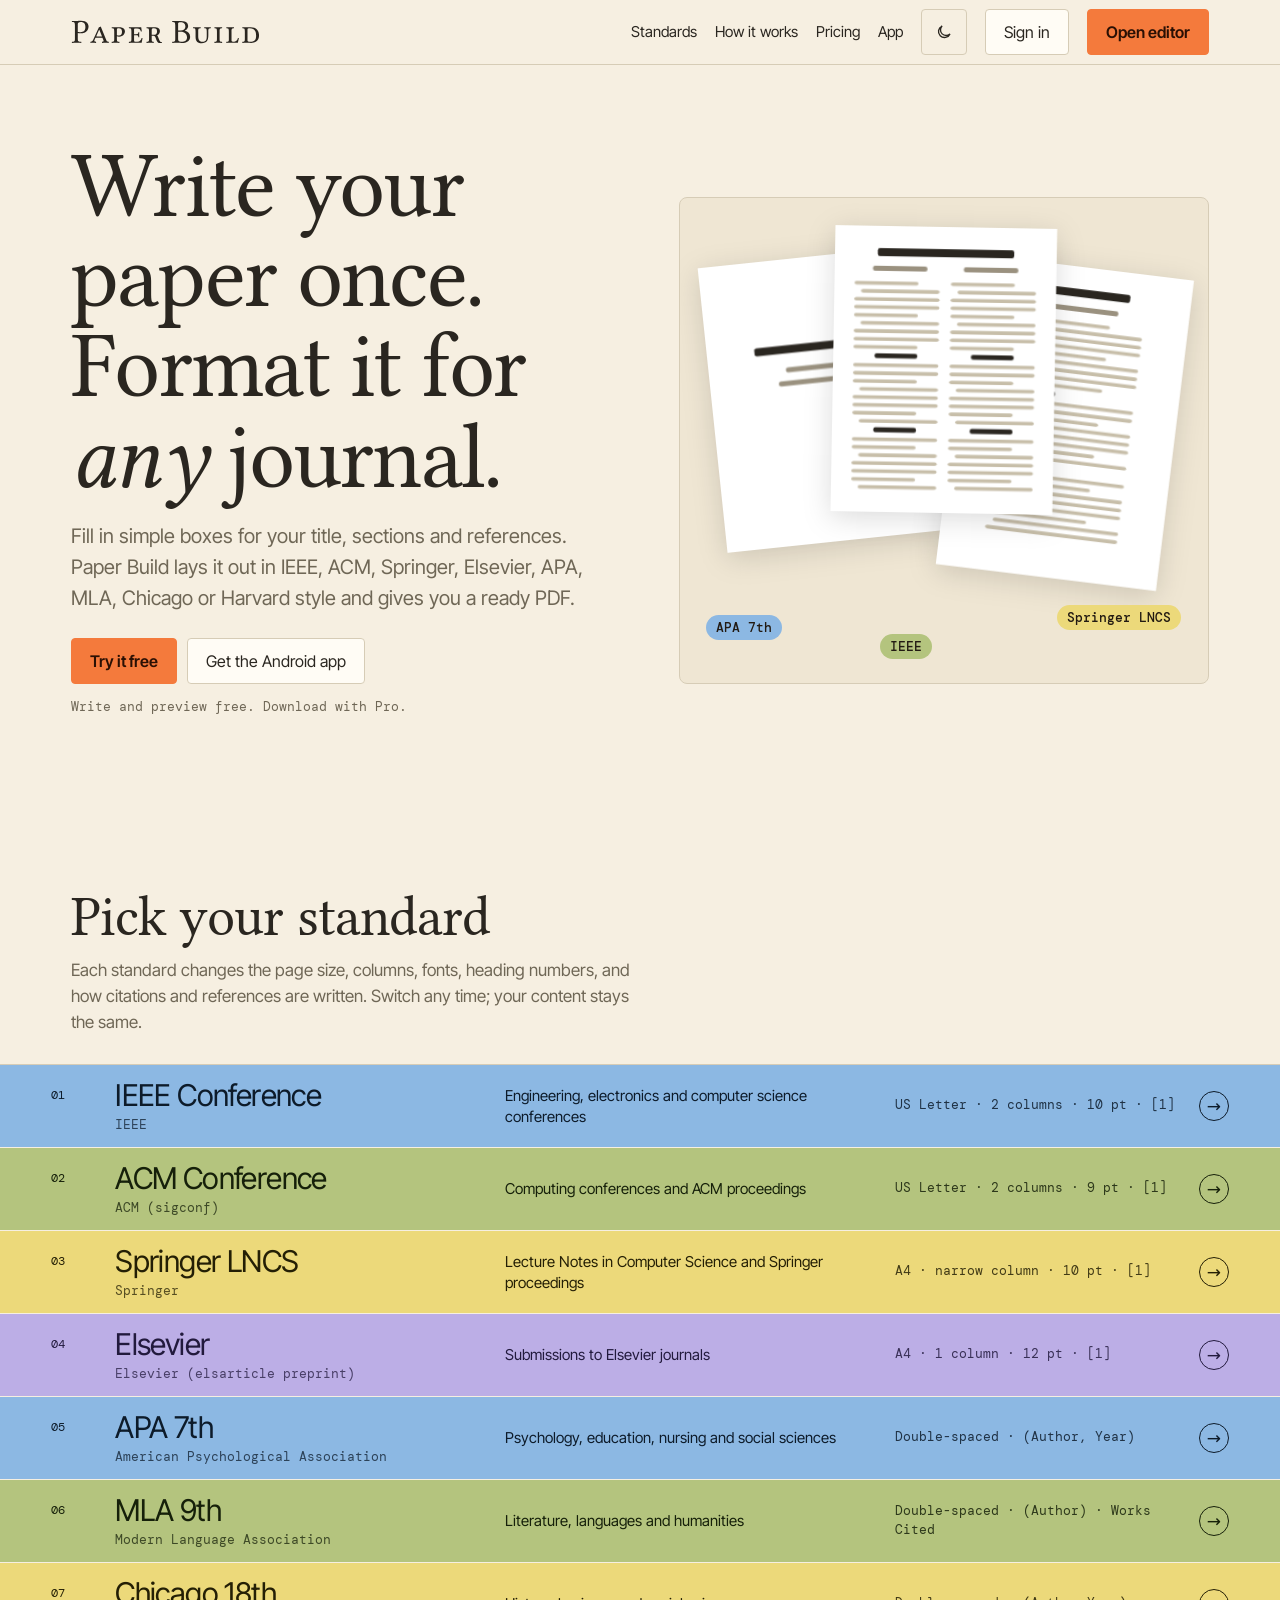
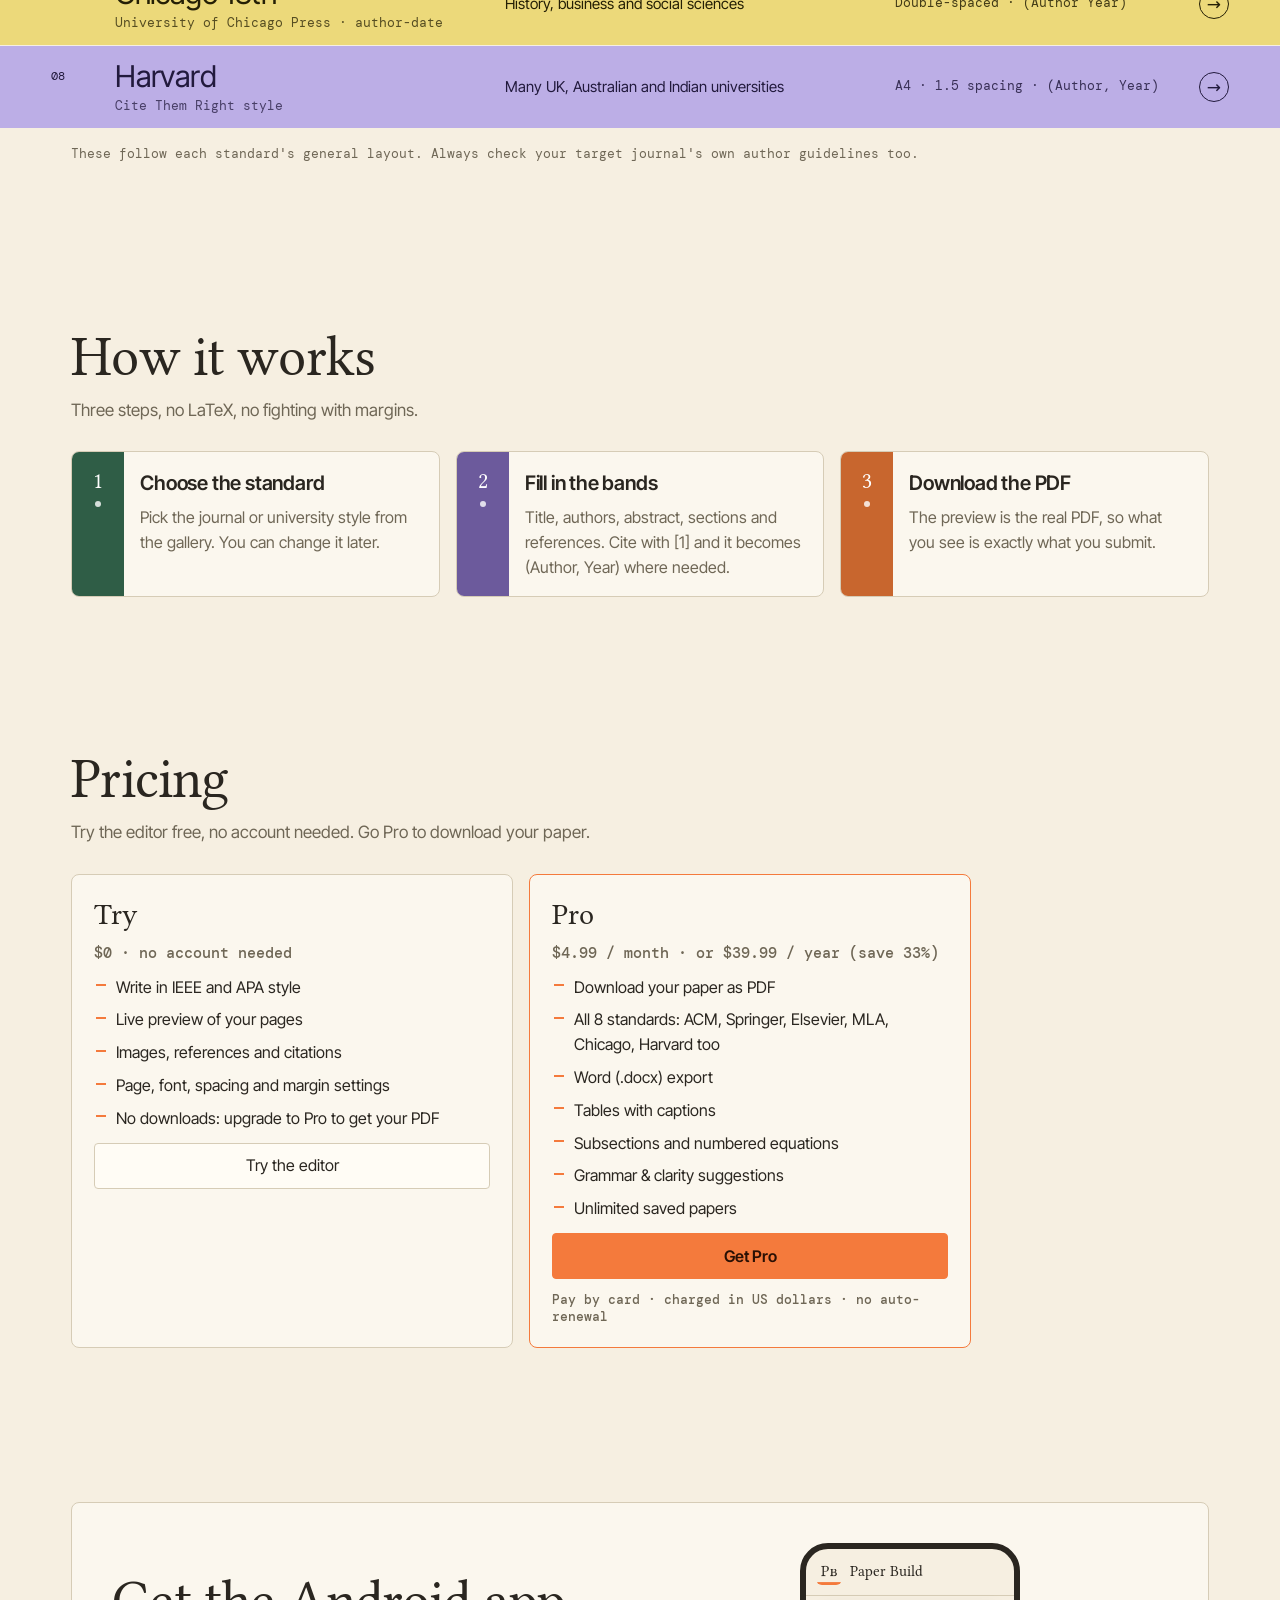
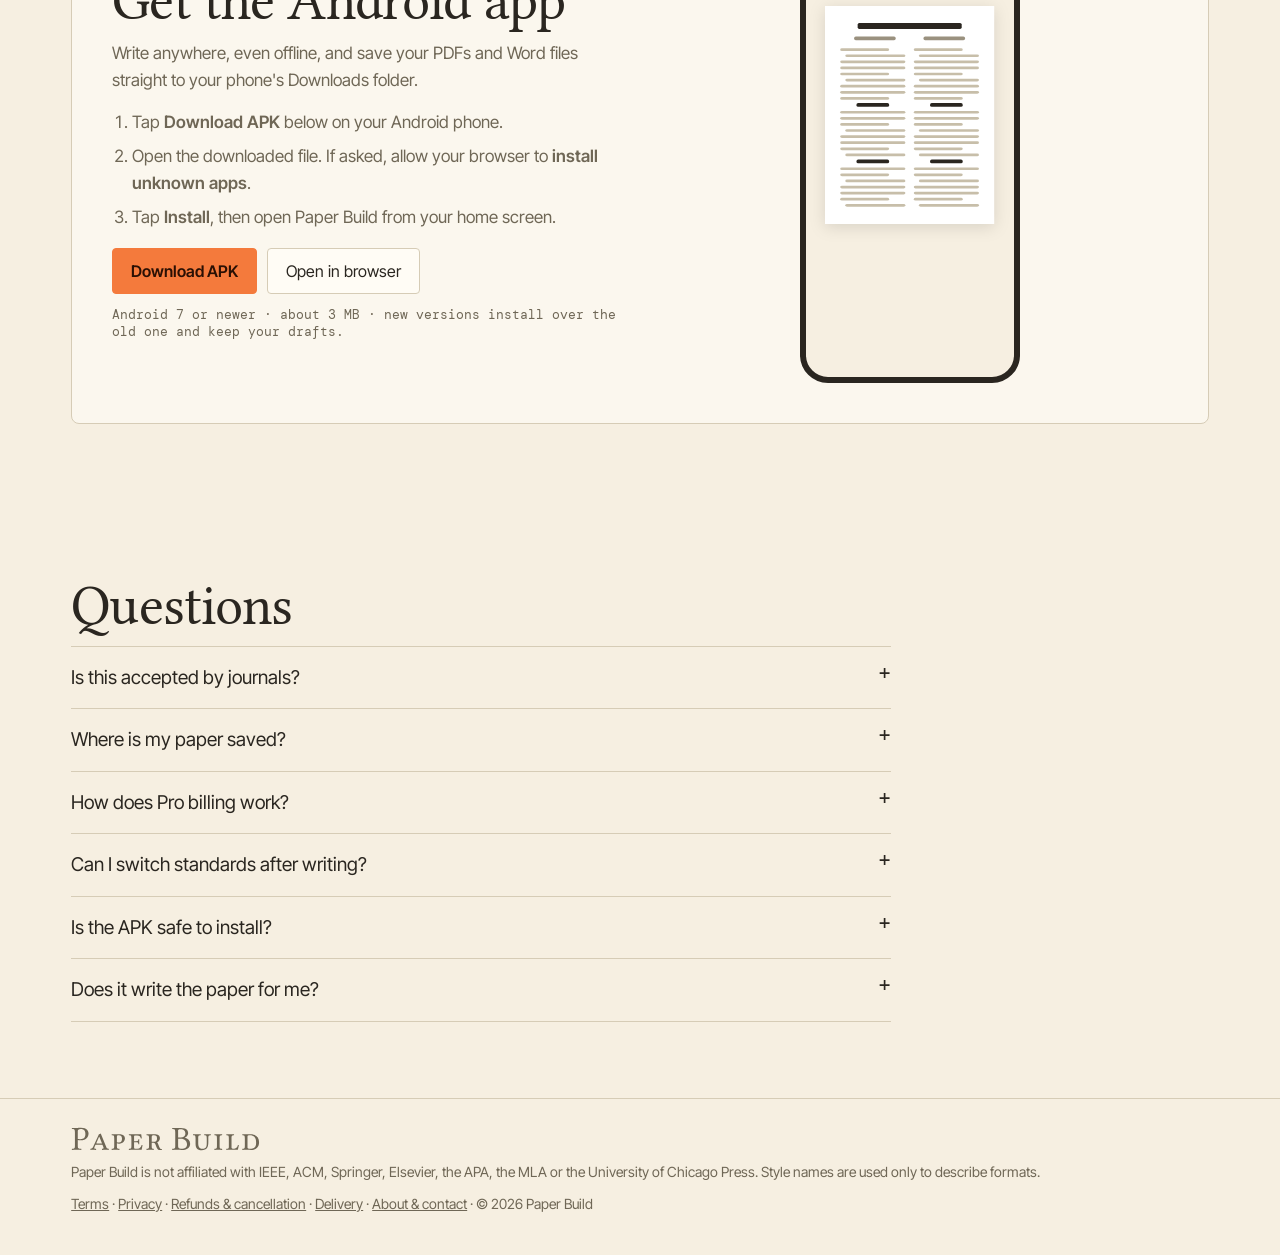
<file: index.html>
<!DOCTYPE html>
<html lang="en">
<head>
<meta charset="utf-8">
<meta name="viewport" content="width=device-width,initial-scale=1">
<title>Paper Build · Research papers in any journal format</title>
<meta name="description" content="Write your research paper once and get it formatted for IEEE, ACM, Springer, Elsevier, APA, MLA, Chicago or Harvard. Live preview and PDF download.">
<meta name="theme-color" content="#f6efe1">
<link rel="icon" href="assets/icon.svg" type="image/svg+xml">
<link rel="apple-touch-icon" href="assets/apple-touch-icon.png">
<script>if(window.PaperBuildAndroid)document.documentElement.classList.add("in-app");try{document.documentElement.dataset.theme=localStorage.getItem("pb-theme")==="dark"?"dark":"light"}catch(e){document.documentElement.dataset.theme="light"}</script>
<link href="fonts/fonts.css" rel="stylesheet">
<style>
/* VOICE: editorial, warm and plain-spoken, for students and researchers
   IDEA: a library index — each standard is a coloured band you can pull out and use
   PICTURE: a fanned stack of real page layouts (IEEE, APA, LNCS) on a cream desk
   COLOUR and TYPE: cream ground, soft beige rules, sky / sage / mustard / lavender / orange bands; Libertinus display, Inter Tight text, DM Mono labels
   LAYOUT: nav, hero (headline + page stack), standards bands, three steps, pricing, app install, FAQ, footer */
:root{color-scheme:light;--bg:#f6efe1;--paper2:#fbf7ee;--ink:#2a2620;--mute:#6f6756;--soft:#d6ccb6;--field:#fffcf5;--desk:#efe6d3;
  --sky:#8cb8e3;--sage:#b4c47e;--mustard:#ecd97a;--lav:#bcaee6;--orange:#f47a3c;--bw:1.5px}
:root[data-theme=dark]{color-scheme:dark;--bg:#25221c;--paper2:#2d2a23;--ink:#efe8d8;--mute:#b0a793;--soft:#4c463a;--field:#2f2c25;--desk:#2a271f}
*{box-sizing:border-box;min-width:0}
[hidden]{display:none!important}
.in-app .web-only{display:none!important}
html{scroll-padding-top:72px}
body{margin:0;background:var(--bg);color:var(--ink);font:17px/1.55 "Inter Tight",system-ui,sans-serif;overflow-x:clip}
a{color:inherit}
.wrap{max-width:1240px;margin:0 auto;padding:0 max(4vw,16px)}
nav.top{position:sticky;top:0;z-index:5;background:var(--bg);border-bottom:var(--bw) solid var(--soft)}
nav.top .wrap{display:flex;align-items:center;gap:18px;min-height:64px;flex-wrap:wrap}
.logo{line-height:0;color:var(--ink)}.logo svg{height:24px;width:auto}
.links{display:flex;gap:18px;margin-left:auto;font-size:15px;flex-wrap:wrap}
.links a{text-decoration:none;padding:10px 0}
.links a:hover{text-decoration:underline}
.btn{font:inherit;font-size:16px;cursor:pointer;min-height:46px;padding:0 18px;border:var(--bw) solid var(--soft);border-radius:4px;background:var(--field);color:var(--ink);text-decoration:none;display:inline-flex;align-items:center;justify-content:center;gap:8px;white-space:nowrap}
@media(max-width:600px){.btn.signin{display:none}}
.btn.cta{background:var(--orange);border-color:var(--orange);color:#2a1004;font-weight:600}
.theme{min-width:46px;padding:0 12px;background:transparent}.theme svg{width:18px;height:18px}
:is(a,button):focus-visible{outline:3px solid var(--orange);outline-offset:2px}
.hero .wrap{display:grid;grid-template-columns:minmax(0,1.05fr) minmax(0,1fr);gap:clamp(24px,4vw,56px);align-items:center;padding-top:clamp(36px,6vw,80px);padding-bottom:clamp(36px,6vw,72px)}
.hero h1{font:400 clamp(46px,7.2vw,96px)/.98 "Libertinus Serif",Georgia,serif;letter-spacing:-.02em;margin:0 0 18px;text-wrap:balance}
.hero h1 em{font-style:italic}
.hero p{font-size:clamp(17px,1.6vw,20px);color:var(--mute);max-width:44ch;margin:0 0 24px}
.hero .row{display:flex;gap:10px;flex-wrap:wrap;align-items:center}
.hero .small{font:13px "DM Mono",monospace;color:var(--mute);margin-top:14px}
.stack{position:relative;aspect-ratio:1/0.92;background:var(--desk);border:var(--bw) solid var(--soft);border-radius:8px;overflow:hidden}
.pg{position:absolute;width:42%;filter:drop-shadow(0 6px 14px rgba(0,0,0,.14));transition:transform .5s}
.pg svg{width:100%;height:auto;display:block}
.pg span{position:absolute;left:0;bottom:-28px;font:12px "DM Mono",monospace;color:var(--mute);white-space:nowrap}
.pg.a{left:6%;top:12%;transform:rotate(-6deg)}.pg.b{left:29%;top:6%;transform:rotate(1deg);z-index:2}.pg.c{left:52%;top:14%;transform:rotate(7deg)}
.stack:hover .pg.a{transform:rotate(-9deg) translateX(-6px)}.stack:hover .pg.c{transform:rotate(10deg) translateX(6px)}
.tag{position:absolute;z-index:3;font:500 13px "DM Mono",monospace;padding:4px 10px;border-radius:99px;color:#221a12}
.tag.t1{left:5%;bottom:9%;background:var(--sky)}.tag.t2{left:38%;bottom:5%;background:var(--sage)}.tag.t3{right:5%;bottom:11%;background:var(--mustard)}
h2{font:400 clamp(34px,4.6vw,56px)/1.05 "Libertinus Serif",Georgia,serif;letter-spacing:-.015em;margin:0 0 10px}
.lead{color:var(--mute);max-width:56ch;margin:0 0 28px}
section{padding:clamp(40px,6vw,80px) 0}
.bands{border-top:var(--bw) solid var(--soft)}
.bandrow{display:grid;grid-template-columns:48px minmax(0,1.3fr) minmax(0,1.3fr) minmax(0,1fr) auto;gap:16px;align-items:center;padding:14px max(4vw,16px);text-decoration:none;border-bottom:var(--bw) solid var(--bg)}
.bandrow:hover .go{transform:translateX(4px)}
.bandrow sup{font:12px "DM Mono",monospace;align-self:start;padding-top:8px}
.bandrow b{font-size:clamp(22px,2.6vw,30px);font-weight:400;letter-spacing:-.02em;line-height:1.1}
.bandrow b small{display:block;font:13px "DM Mono",monospace;letter-spacing:0;opacity:.75;margin-top:4px}
.bandrow .u{font-size:15px;line-height:1.4}
.bandrow .s{font:13px/1.45 "DM Mono",monospace;opacity:.85}
.go{width:30px;height:30px;border:1.5px solid currentColor;border-radius:50%;display:grid;place-items:center;transition:transform .2s}
.c0{background:var(--sky);color:#0d1b2a}.c1{background:var(--sage);color:#16200a}.c2{background:var(--mustard);color:#241f05}.c3{background:var(--lav);color:#221a3d}
.steps{display:grid;grid-template-columns:repeat(3,minmax(0,1fr));gap:16px}
.step{display:grid;grid-template-columns:52px minmax(0,1fr);border:var(--bw) solid var(--soft);border-radius:8px;overflow:hidden;background:var(--paper2)}
.step .strip{display:flex;flex-direction:column;align-items:center;gap:8px;padding:16px 0;color:#fff;font:400 22px "Libertinus Serif",serif}
.step .strip i{width:6px;height:6px;border-radius:50%;background:currentColor;opacity:.8}
.step div+div{padding:16px}
.step h3{margin:0 0 6px;font-size:20px;font-weight:600;letter-spacing:-.01em}
.step p{margin:0;color:var(--mute);font-size:16px}
.price{display:grid;grid-template-columns:repeat(2,minmax(0,1fr));gap:16px;max-width:900px}
.plan{border:var(--bw) solid var(--soft);border-radius:8px;background:var(--paper2);padding:22px;display:grid;gap:12px;align-content:start}
.plan.pro{border-color:var(--orange)}
.plan h3{margin:0;font:400 30px "Libertinus Serif",serif}
.plan .p{font:500 15px "DM Mono",monospace;color:var(--mute)}
.plan ul{margin:0;padding:0;list-style:none;display:grid;gap:8px}
.plan li{padding-left:22px;position:relative;font-size:16px}
.plan li::before{content:"";position:absolute;left:2px;top:.6em;width:10px;height:2px;background:var(--orange)}
.badge{display:inline-block;background:var(--orange);color:#2a1004;font:500 12px "DM Mono",monospace;border-radius:4px;padding:2px 8px;vertical-align:middle;margin-left:8px}
.app{display:grid;grid-template-columns:minmax(0,1fr) minmax(0,1fr);gap:24px;align-items:center;background:var(--paper2);border:var(--bw) solid var(--soft);border-radius:8px;padding:clamp(20px,4vw,40px)}
.app ol{margin:0;padding-left:20px;display:grid;gap:8px;color:var(--mute)}
.phone{justify-self:center;width:min(220px,60%);aspect-ratio:9/18;border:6px solid var(--ink);border-radius:28px;background:var(--bg);display:grid;grid-template-rows:auto 1fr;overflow:hidden}
.phone .bar{display:flex;align-items:center;gap:8px;padding:10px;border-bottom:1px solid var(--soft)}
.phone .bar img{width:26px;height:26px;border-radius:6px}
.phone .bar span{font:400 15px "Libertinus Serif",serif}
.phone .pv{padding:10px;display:grid;place-items:start center}
.phone .pv svg{width:90%;height:auto;filter:drop-shadow(0 3px 8px rgba(0,0,0,.12))}
.faq{max-width:820px;border-top:var(--bw) solid var(--soft)}
.faq details{border-bottom:var(--bw) solid var(--soft)}
.faq summary{cursor:pointer;list-style:none;padding:16px 0;font-size:19px;display:flex;justify-content:space-between;gap:12px}
.faq summary::-webkit-details-marker{display:none}
.faq summary::after{content:"+";font:400 22px "DM Mono",monospace;line-height:1}
.faq details[open] summary::after{content:"–"}
.faq p{margin:0 0 16px;color:var(--mute);max-width:65ch}
footer{border-top:var(--bw) solid var(--soft);padding:28px 0 40px;font-size:14px;color:var(--mute)}
footer .wrap{display:grid;gap:10px}
@media(prefers-reduced-motion:reduce){.pg,.go{transition:none}}
/* ---- motion: off when the device asks for reduced motion ---- */
@media(prefers-reduced-motion:no-preference){
  .hero h1{animation:up .7s cubic-bezier(.2,.7,.2,1) both}
  .hero p{animation:up .7s .1s cubic-bezier(.2,.7,.2,1) both}
  .hero .row,.hero .small{animation:up .7s .18s cubic-bezier(.2,.7,.2,1) both}
  @keyframes up{from{opacity:0;transform:translateY(16px)}}
  .pg{animation:deal .9s cubic-bezier(.2,.8,.2,1) both}
  .pg.a{animation-delay:.25s}.pg.b{animation-delay:.4s}.pg.c{animation-delay:.55s}
  @keyframes deal{from{opacity:0;translate:0 40px;scale:.92}}
  .pg.b{animation:deal .9s .4s cubic-bezier(.2,.8,.2,1) both,float 6s 1.6s ease-in-out infinite}
  @keyframes float{50%{translate:0 -6px}}
  .pg svg rect.ln{transform-box:fill-box;transform-origin:left center;animation:type .5s cubic-bezier(.3,.7,.3,1) both}
  @keyframes type{from{transform:scaleX(0)}}
  .tag{animation:pop .45s cubic-bezier(.3,1.5,.5,1) both}
  .tag.t1{animation-delay:1.2s}.tag.t2{animation-delay:1.35s}.tag.t3{animation-delay:1.5s}
  @keyframes pop{from{opacity:0;scale:.6}}
  .rv{opacity:0;transform:translateY(22px);transition:opacity .7s cubic-bezier(.2,.7,.2,1),transform .7s cubic-bezier(.2,.7,.2,1)}
  .rv.in{opacity:1;transform:none}
  .btn{transition:transform .12s ease,background-color .2s,border-color .2s}.btn:active{transform:scale(.97)}
  .plan{transition:transform .25s ease,box-shadow .25s ease}.plan:hover{transform:translateY(-3px);box-shadow:0 10px 26px rgba(0,0,0,.08)}
  .step{transition:transform .25s ease}.step:hover{transform:translateY(-3px)}
}

@media(max-width:900px){.hero .wrap,.app{grid-template-columns:minmax(0,1fr)}.steps{grid-template-columns:minmax(0,1fr)}.bandrow{grid-template-columns:36px minmax(0,1fr) auto}.bandrow .u,.bandrow .s{grid-column:2/3}.bandrow .go{grid-row:1;grid-column:3}.links .hide{display:none}}
@media(max-width:600px){.price{grid-template-columns:minmax(0,1fr)}.links{display:none}nav.top .wrap{flex-wrap:nowrap;gap:8px}nav.top .logo svg{height:19px}nav.top .cta{padding:0 12px;font-size:15px}nav.top .theme{margin-left:auto}.stack{aspect-ratio:1/1.05}.pg{width:46%}.pg.a{left:3%}.pg.c{left:51%}}
</style>
</head>
<body>
<nav class="top" aria-label="Main"><div class="wrap">
  <a class="logo" href="index.html" aria-label="Paper Build home"><svg viewBox="-12 -676 5588 710" role="img" aria-label="Paper Build"><path fill="currentColor" d="M104 -523V-122C104 -39 87 -34 17 -31C11 -25 11 -4 17 2C62 1 111 0 147 0C182 0 241 1 291 2C297 -4 297 -25 291 -31C213 -35 189 -39 189 -122V-292C211 -285 235 -282 270 -282C452 -282 507 -401 507 -486C507 -545 468 -652 283 -652C245 -652 186 -645 146 -645C109 -645 57 -646 17 -647C11 -641 11 -620 17 -614C87 -611 104 -606 104 -523ZM189 -554C189 -583 204 -618 276 -618C345 -618 414 -595 414 -468C414 -360 362 -316 265 -316C240 -316 200 -318 189 -321Z M651 -105C631 -61 619 -36 566 -31C560 -25 560 -4 566 2C584 1 606 0 632 0C659 0 697 1 728 2C734 -4 734 -25 728 -31C674 -35 667 -48 690 -98L709 -141C712 -149 715 -152 731 -152H918L939 -98C961 -44 962 -36 908 -31C902 -25 902 -4 908 2C943 1 982 0 1014 0C1044 0 1073 1 1102 2C1108 -4 1108 -25 1102 -31C1049 -38 1046 -46 1022 -104L868 -481C853 -473 834 -465 814 -462ZM906 -186H755C735 -186 737 -199 745 -219L819 -388L826 -389Z M1346 -122V-196C1364 -188 1384 -184 1409 -184C1543 -184 1584 -280 1584 -340C1584 -392 1554 -462 1412 -462C1375 -462 1333 -460 1306 -460C1277 -460 1235 -461 1195 -462C1189 -456 1189 -435 1195 -429C1256 -425 1267 -421 1267 -338V-122C1267 -39 1256 -36 1195 -31C1189 -25 1189 -4 1195 2C1228 1 1263 0 1307 0C1350 0 1385 1 1418 2C1424 -4 1424 -25 1418 -31C1357 -35 1346 -39 1346 -122ZM1346 -384C1346 -416 1358 -429 1406 -429C1465 -429 1497 -398 1497 -328C1497 -256 1471 -217 1411 -217C1391 -217 1366 -220 1346 -228Z M1911 -225C1977 -225 1978 -206 1980 -169C1985 -164 2003 -164 2008 -169C2007 -192 2006 -226 2006 -242C2006 -256 2007 -288 2008 -313C2003 -318 1985 -318 1980 -313C1978 -268 1976 -257 1911 -257H1854V-399C1854 -416 1867 -427 1886 -427H1943C2025 -427 2038 -394 2056 -337C2066 -336 2075 -338 2083 -342C2079 -376 2067 -454 2065 -461C2065 -463 2064 -464 2062 -464C2048 -461 2038 -460 2021 -460H1814C1785 -460 1739 -461 1703 -462C1697 -456 1697 -435 1703 -429C1764 -425 1775 -421 1775 -338V-122C1775 -39 1764 -36 1703 -31C1697 -25 1697 -4 1703 2C1739 1 1783 0 1815 0H1969C2009 0 2075 2 2075 2C2087 -39 2098 -94 2105 -136C2096 -141 2088 -143 2077 -140C2061 -81 2032 -31 1949 -31H1906C1864 -31 1854 -42 1854 -75V-225Z M2376 -122V-209H2431C2469 -209 2483 -176 2496 -139L2518 -79C2541 -17 2575 7 2618 7C2633 7 2664 4 2681 0C2684 -10 2682 -20 2675 -28C2639 -28 2620 -34 2600 -86L2571 -161C2559 -192 2547 -209 2534 -222V-224C2568 -236 2619 -277 2619 -346C2619 -429 2567 -464 2448 -464C2423 -464 2366 -460 2336 -460C2307 -460 2265 -461 2225 -462C2219 -456 2219 -435 2225 -429C2286 -425 2297 -421 2297 -338V-122C2297 -39 2286 -36 2225 -31C2219 -25 2219 -4 2225 2C2263 1 2304 0 2337 0C2368 0 2401 1 2433 2C2439 -4 2439 -25 2433 -31C2386 -34 2376 -39 2376 -122ZM2532 -346C2532 -267 2509 -238 2420 -238H2376V-368C2376 -421 2386 -431 2442 -431C2512 -431 2532 -406 2532 -346Z M3114.0 -645C3078.0 -645 3024.0 -646 2985.0 -647C2979.0 -641 2979.0 -620 2985.0 -614C3055.0 -611 3072.0 -606 3072.0 -523V-122C3072.0 -39 3055.0 -34 2985.0 -31C2979.0 -25 2979.0 -4 2985.0 2C3024.0 1 3078.0 0 3115.0 0C3151.0 0 3177.0 2 3261.0 2C3460.0 2 3513.0 -98 3513.0 -184C3513.0 -280 3446.0 -335 3359.0 -360V-362C3409.0 -387 3454.0 -439 3454.0 -493C3454.0 -560 3425.0 -647 3239.0 -647C3204.0 -647 3150.0 -645 3114.0 -645ZM3157.0 -332H3226.0C3363.0 -332 3420.0 -255 3420.0 -165C3420.0 -92 3392.0 -31 3240.0 -31C3170.0 -31 3157.0 -57 3157.0 -118ZM3157.0 -550C3157.0 -603 3157.0 -613 3244.0 -613C3300.0 -613 3373.0 -583 3373.0 -481C3373.0 -396 3314.0 -366 3231.0 -366H3157.0Z M4004.0 -338V-211C4004.0 -125 4004.0 -31 3872.0 -31C3773.0 -31 3752.0 -109 3752.0 -202V-338C3752.0 -421 3763.0 -424 3824.0 -429C3830.0 -435 3830.0 -456 3824.0 -462C3785.0 -461 3745.0 -460 3712.0 -460C3676.0 -460 3637.0 -461 3601.0 -462C3595.0 -456 3595.0 -435 3601.0 -429C3662.0 -425 3673.0 -421 3673.0 -338V-181C3673.0 -31 3746.0 10 3855.0 10C4010.0 10 4051.0 -78 4051.0 -224V-338C4051.0 -421 4062.0 -424 4123.0 -429C4129.0 -435 4129.0 -456 4123.0 -462C4093.0 -461 4057.0 -460 4027.0 -460C3997.0 -460 3962.0 -461 3932.0 -462C3926.0 -456 3926.0 -435 3932.0 -429C3993.0 -425 4004.0 -421 4004.0 -338Z M4385.0 -338C4385.0 -421 4396.0 -424 4457.0 -429C4463.0 -435 4463.0 -456 4457.0 -462C4419.0 -461 4376.0 -460 4345.0 -460C4315.0 -460 4273.0 -461 4234.0 -462C4228.0 -456 4228.0 -435 4234.0 -429C4295.0 -425 4306.0 -421 4306.0 -338V-122C4306.0 -39 4295.0 -36 4234.0 -31C4228.0 -25 4228.0 -4 4234.0 2C4271.0 1 4312.0 0 4346.0 0C4378.0 0 4422.0 1 4457.0 2C4463.0 -4 4463.0 -25 4457.0 -31C4396.0 -35 4385.0 -39 4385.0 -122Z M4925.0 0C4925.0 0 4948.0 -96 4955.0 -138C4946.0 -143 4938.0 -145 4927.0 -142C4911.0 -83 4882.0 -34 4819.0 -34H4774.0C4751.0 -34 4737.0 -50 4737.0 -69V-338C4737.0 -421 4748.0 -424 4809.0 -429C4815.0 -435 4815.0 -456 4809.0 -462C4772.0 -461 4731.0 -460 4697.0 -460C4666.0 -460 4623.0 -461 4586.0 -462C4580.0 -456 4580.0 -435 4586.0 -429C4647.0 -425 4658.0 -421 4658.0 -338V-122C4658.0 -39 4656.0 -34 4586.0 -31C4580.0 -25 4580.0 -4 4586.0 2C4635.0 1 4701.0 0 4701.0 0Z M5170.0 -460C5143.0 -460 5098.0 -461 5059.0 -462C5053.0 -456 5053.0 -435 5059.0 -429C5120.0 -425 5131.0 -421 5131.0 -338V-122C5131.0 -39 5120.0 -36 5059.0 -31C5053.0 -25 5053.0 -4 5059.0 2C5097.0 1 5142.0 0 5171.0 0C5197.0 0 5237.0 2 5317.0 2C5428.0 2 5552.0 -50 5552.0 -225C5552.0 -358 5470.0 -462 5303.0 -462C5235.0 -462 5199.0 -460 5170.0 -460ZM5210.0 -76V-398C5210.0 -423 5235.0 -429 5274.0 -429C5442.0 -429 5465.0 -312 5465.0 -208C5465.0 -68 5403.0 -31 5293.0 -31C5217.0 -31 5210.0 -48 5210.0 -76Z"/></svg></a>
  <div class="links"><a href="#standards">Standards</a><a class="hide" href="#how">How it works</a><a class="hide" href="#pricing">Pricing</a><a class="web-only" href="#app">App</a></div>
  <button class="btn theme" id="theme" type="button" aria-label="Switch to dark mode"></button>
  <a class="btn signin" href="signup.html?mode=signin">Sign in</a>
  <a class="btn cta" href="app.html">Open editor</a>
</div></nav>

<header class="hero"><div class="wrap">
  <div>
    <h1>Write your paper once. Format it for <em>any</em> journal.</h1>
    <p>Fill in simple boxes for your title, sections and references. Paper Build lays it out in IEEE, ACM, Springer, Elsevier, APA, MLA, Chicago or Harvard style and gives you a ready PDF.</p>
    <div class="row"><a class="btn cta" href="app.html">Try it free</a><a class="btn web-only" href="https://github.com/kalpeshkatare010-crypto/Paperbuild/releases/latest/download/PaperBuild.apk">Get the Android app</a></div>
    <p class="small web-only">Write and preview free. Download with Pro.</p>
  </div>
  <div class="stack" aria-label="Example page layouts: IEEE, APA and Springer LNCS" role="img">
    <div class="pg a" id="thA"></div><div class="pg b" id="thB"></div><div class="pg c" id="thC"></div>
    <span class="tag t1">APA 7th</span><span class="tag t2">IEEE</span><span class="tag t3">Springer LNCS</span>
  </div>
</div></header>

<section id="standards" aria-labelledby="stdH">
  <div class="wrap"><h2 id="stdH">Pick your standard</h2><p class="lead">Each standard changes the page size, columns, fonts, heading numbers, and how citations and references are written. Switch any time; your content stays the same.</p></div>
  <div class="bands" id="bands"></div>
  <div class="wrap"><p class="small" style="font:13px 'DM Mono',monospace;color:var(--mute);margin-top:16px">These follow each standard's general layout. Always check your target journal's own author guidelines too.</p></div>
</section>

<section id="how" aria-labelledby="howH"><div class="wrap">
  <h2 id="howH">How it works</h2><p class="lead">Three steps, no LaTeX, no fighting with margins.</p>
  <div class="steps">
    <div class="step"><div class="strip" style="background:#2f5d46">1<i></i></div><div><h3>Choose the standard</h3><p>Pick the journal or university style from the gallery. You can change it later.</p></div></div>
    <div class="step"><div class="strip" style="background:#6c5a9c">2<i></i></div><div><h3>Fill in the bands</h3><p>Title, authors, abstract, sections and references. Cite with [1] and it becomes (Author, Year) where needed.</p></div></div>
    <div class="step"><div class="strip" style="background:#c8662e">3<i></i></div><div><h3>Download the PDF</h3><p>The preview is the real PDF, so what you see is exactly what you submit.</p></div></div>
  </div>
</div></section>

<section id="pricing" aria-labelledby="prH"><div class="wrap">
  <h2 id="prH">Pricing</h2><p class="lead">Try the editor free, no account needed. Go Pro to download your paper.</p>
  <div class="price">
    <div class="plan"><h3>Try</h3><div class="p" id="pFree">₹0 · no account needed</div><ul><li>Write in IEEE and APA style</li><li>Live preview of your pages</li><li>Images, references and citations</li><li>Page, font, spacing and margin settings</li><li>No downloads: upgrade to Pro to get your PDF</li></ul><a class="btn" href="app.html">Try the editor</a></div>
    <div class="plan pro"><h3>Pro</h3><div class="p" id="pPro">₹99 / month · or ₹799 / year (save 33%)</div><ul><li>Download your paper as PDF</li><li>All 8 standards: ACM, Springer, Elsevier, MLA, Chicago, Harvard too</li><li>Word (.docx) export</li><li>Tables with captions</li><li>Subsections and numbered equations</li><li>Grammar &amp; clarity suggestions</li><li>Unlimited saved papers</li></ul><a class="btn cta" href="signup.html?plan=pro">Get Pro</a><div class="p" style="font-size:13px" id="pPay">Pay by UPI, card or net banking · no auto-renewal</div></div>
  </div>
</div></section>

<section id="app" class="web-only" aria-labelledby="appH"><div class="wrap">
  <div class="app">
    <div>
      <h2 id="appH">Get the Android app</h2>
      <p class="lead" style="margin-bottom:16px">Write anywhere, even offline, and save your PDFs and Word files straight to your phone's Downloads folder.</p>
      <ol><li>Tap <b>Download APK</b> below on your Android phone.</li><li>Open the downloaded file. If asked, allow your browser to <b>install unknown apps</b>.</li><li>Tap <b>Install</b>, then open Paper Build from your home screen.</li></ol>
      <div class="row" style="display:flex;flex-wrap:wrap;gap:10px;margin-top:18px"><a class="btn cta" href="https://github.com/kalpeshkatare010-crypto/Paperbuild/releases/latest/download/PaperBuild.apk">Download APK</a><a class="btn" href="app.html">Open in browser</a></div>
      <p style="font:13px 'DM Mono',monospace;color:var(--mute);margin-top:12px">Android 7 or newer · about 3 MB · new versions install over the old one and keep your drafts.</p>
    </div>
    <div class="phone" aria-hidden="true"><div class="bar"><img src="assets/icon-192.png" alt=""><span>Paper Build</span></div><div class="pv" id="thP"></div></div>
  </div>
</div></section>

<section aria-labelledby="faqH"><div class="wrap">
  <h2 id="faqH">Questions</h2>
  <div class="faq">
    <details><summary>Is this accepted by journals?</summary><p>Paper Build follows the general layout of each standard. Journals and conferences often add their own rules, such as page limits or figure formats, so always read their author guidelines before you submit.</p></details>
    <details><summary>Where is my paper saved?</summary><p>On your device as you type, and in your Paper Build account when you're signed in, so you can open it on your phone or laptop. Free accounts keep 1 paper online; Pro keeps unlimited papers.</p></details>
    <details><summary>How does Pro billing work?</summary><p id="faqBill">You pay once for a month (₹99) or a year (₹799) through Razorpay. It doesn't renew automatically; when it ends you can still write and preview, and your papers stay saved.</p></details>
    <details><summary>Can I switch standards after writing?</summary><p>Yes. Your text stays the same; the layout, headings, citations and reference list are rebuilt for the new standard instantly.</p></details>
    <details class="web-only"><summary>Is the APK safe to install?</summary><p>It's built automatically from this project's public source code on GitHub. Android asks for permission only because it doesn't come from the Play Store. The app asks for no special permissions.</p></details>
    <details><summary>Does it write the paper for me?</summary><p>No. Paper Build formats your own writing. Colleges treat AI-written papers as plagiarism, so the writing stays yours.</p></details>
  </div>
</div></section>

<footer><div class="wrap">
  <div class="logo" style="color:var(--mute)"><svg viewBox="-12 -676 5588 710" role="img" aria-label="Paper Build"><path fill="currentColor" d="M104 -523V-122C104 -39 87 -34 17 -31C11 -25 11 -4 17 2C62 1 111 0 147 0C182 0 241 1 291 2C297 -4 297 -25 291 -31C213 -35 189 -39 189 -122V-292C211 -285 235 -282 270 -282C452 -282 507 -401 507 -486C507 -545 468 -652 283 -652C245 -652 186 -645 146 -645C109 -645 57 -646 17 -647C11 -641 11 -620 17 -614C87 -611 104 -606 104 -523ZM189 -554C189 -583 204 -618 276 -618C345 -618 414 -595 414 -468C414 -360 362 -316 265 -316C240 -316 200 -318 189 -321Z M651 -105C631 -61 619 -36 566 -31C560 -25 560 -4 566 2C584 1 606 0 632 0C659 0 697 1 728 2C734 -4 734 -25 728 -31C674 -35 667 -48 690 -98L709 -141C712 -149 715 -152 731 -152H918L939 -98C961 -44 962 -36 908 -31C902 -25 902 -4 908 2C943 1 982 0 1014 0C1044 0 1073 1 1102 2C1108 -4 1108 -25 1102 -31C1049 -38 1046 -46 1022 -104L868 -481C853 -473 834 -465 814 -462ZM906 -186H755C735 -186 737 -199 745 -219L819 -388L826 -389Z M1346 -122V-196C1364 -188 1384 -184 1409 -184C1543 -184 1584 -280 1584 -340C1584 -392 1554 -462 1412 -462C1375 -462 1333 -460 1306 -460C1277 -460 1235 -461 1195 -462C1189 -456 1189 -435 1195 -429C1256 -425 1267 -421 1267 -338V-122C1267 -39 1256 -36 1195 -31C1189 -25 1189 -4 1195 2C1228 1 1263 0 1307 0C1350 0 1385 1 1418 2C1424 -4 1424 -25 1418 -31C1357 -35 1346 -39 1346 -122ZM1346 -384C1346 -416 1358 -429 1406 -429C1465 -429 1497 -398 1497 -328C1497 -256 1471 -217 1411 -217C1391 -217 1366 -220 1346 -228Z M1911 -225C1977 -225 1978 -206 1980 -169C1985 -164 2003 -164 2008 -169C2007 -192 2006 -226 2006 -242C2006 -256 2007 -288 2008 -313C2003 -318 1985 -318 1980 -313C1978 -268 1976 -257 1911 -257H1854V-399C1854 -416 1867 -427 1886 -427H1943C2025 -427 2038 -394 2056 -337C2066 -336 2075 -338 2083 -342C2079 -376 2067 -454 2065 -461C2065 -463 2064 -464 2062 -464C2048 -461 2038 -460 2021 -460H1814C1785 -460 1739 -461 1703 -462C1697 -456 1697 -435 1703 -429C1764 -425 1775 -421 1775 -338V-122C1775 -39 1764 -36 1703 -31C1697 -25 1697 -4 1703 2C1739 1 1783 0 1815 0H1969C2009 0 2075 2 2075 2C2087 -39 2098 -94 2105 -136C2096 -141 2088 -143 2077 -140C2061 -81 2032 -31 1949 -31H1906C1864 -31 1854 -42 1854 -75V-225Z M2376 -122V-209H2431C2469 -209 2483 -176 2496 -139L2518 -79C2541 -17 2575 7 2618 7C2633 7 2664 4 2681 0C2684 -10 2682 -20 2675 -28C2639 -28 2620 -34 2600 -86L2571 -161C2559 -192 2547 -209 2534 -222V-224C2568 -236 2619 -277 2619 -346C2619 -429 2567 -464 2448 -464C2423 -464 2366 -460 2336 -460C2307 -460 2265 -461 2225 -462C2219 -456 2219 -435 2225 -429C2286 -425 2297 -421 2297 -338V-122C2297 -39 2286 -36 2225 -31C2219 -25 2219 -4 2225 2C2263 1 2304 0 2337 0C2368 0 2401 1 2433 2C2439 -4 2439 -25 2433 -31C2386 -34 2376 -39 2376 -122ZM2532 -346C2532 -267 2509 -238 2420 -238H2376V-368C2376 -421 2386 -431 2442 -431C2512 -431 2532 -406 2532 -346Z M3114.0 -645C3078.0 -645 3024.0 -646 2985.0 -647C2979.0 -641 2979.0 -620 2985.0 -614C3055.0 -611 3072.0 -606 3072.0 -523V-122C3072.0 -39 3055.0 -34 2985.0 -31C2979.0 -25 2979.0 -4 2985.0 2C3024.0 1 3078.0 0 3115.0 0C3151.0 0 3177.0 2 3261.0 2C3460.0 2 3513.0 -98 3513.0 -184C3513.0 -280 3446.0 -335 3359.0 -360V-362C3409.0 -387 3454.0 -439 3454.0 -493C3454.0 -560 3425.0 -647 3239.0 -647C3204.0 -647 3150.0 -645 3114.0 -645ZM3157.0 -332H3226.0C3363.0 -332 3420.0 -255 3420.0 -165C3420.0 -92 3392.0 -31 3240.0 -31C3170.0 -31 3157.0 -57 3157.0 -118ZM3157.0 -550C3157.0 -603 3157.0 -613 3244.0 -613C3300.0 -613 3373.0 -583 3373.0 -481C3373.0 -396 3314.0 -366 3231.0 -366H3157.0Z M4004.0 -338V-211C4004.0 -125 4004.0 -31 3872.0 -31C3773.0 -31 3752.0 -109 3752.0 -202V-338C3752.0 -421 3763.0 -424 3824.0 -429C3830.0 -435 3830.0 -456 3824.0 -462C3785.0 -461 3745.0 -460 3712.0 -460C3676.0 -460 3637.0 -461 3601.0 -462C3595.0 -456 3595.0 -435 3601.0 -429C3662.0 -425 3673.0 -421 3673.0 -338V-181C3673.0 -31 3746.0 10 3855.0 10C4010.0 10 4051.0 -78 4051.0 -224V-338C4051.0 -421 4062.0 -424 4123.0 -429C4129.0 -435 4129.0 -456 4123.0 -462C4093.0 -461 4057.0 -460 4027.0 -460C3997.0 -460 3962.0 -461 3932.0 -462C3926.0 -456 3926.0 -435 3932.0 -429C3993.0 -425 4004.0 -421 4004.0 -338Z M4385.0 -338C4385.0 -421 4396.0 -424 4457.0 -429C4463.0 -435 4463.0 -456 4457.0 -462C4419.0 -461 4376.0 -460 4345.0 -460C4315.0 -460 4273.0 -461 4234.0 -462C4228.0 -456 4228.0 -435 4234.0 -429C4295.0 -425 4306.0 -421 4306.0 -338V-122C4306.0 -39 4295.0 -36 4234.0 -31C4228.0 -25 4228.0 -4 4234.0 2C4271.0 1 4312.0 0 4346.0 0C4378.0 0 4422.0 1 4457.0 2C4463.0 -4 4463.0 -25 4457.0 -31C4396.0 -35 4385.0 -39 4385.0 -122Z M4925.0 0C4925.0 0 4948.0 -96 4955.0 -138C4946.0 -143 4938.0 -145 4927.0 -142C4911.0 -83 4882.0 -34 4819.0 -34H4774.0C4751.0 -34 4737.0 -50 4737.0 -69V-338C4737.0 -421 4748.0 -424 4809.0 -429C4815.0 -435 4815.0 -456 4809.0 -462C4772.0 -461 4731.0 -460 4697.0 -460C4666.0 -460 4623.0 -461 4586.0 -462C4580.0 -456 4580.0 -435 4586.0 -429C4647.0 -425 4658.0 -421 4658.0 -338V-122C4658.0 -39 4656.0 -34 4586.0 -31C4580.0 -25 4580.0 -4 4586.0 2C4635.0 1 4701.0 0 4701.0 0Z M5170.0 -460C5143.0 -460 5098.0 -461 5059.0 -462C5053.0 -456 5053.0 -435 5059.0 -429C5120.0 -425 5131.0 -421 5131.0 -338V-122C5131.0 -39 5120.0 -36 5059.0 -31C5053.0 -25 5053.0 -4 5059.0 2C5097.0 1 5142.0 0 5171.0 0C5197.0 0 5237.0 2 5317.0 2C5428.0 2 5552.0 -50 5552.0 -225C5552.0 -358 5470.0 -462 5303.0 -462C5235.0 -462 5199.0 -460 5170.0 -460ZM5210.0 -76V-398C5210.0 -423 5235.0 -429 5274.0 -429C5442.0 -429 5465.0 -312 5465.0 -208C5465.0 -68 5403.0 -31 5293.0 -31C5217.0 -31 5210.0 -48 5210.0 -76Z"/></svg></div>
  <div>Paper Build is not affiliated with IEEE, ACM, Springer, Elsevier, the APA, the MLA or the University of Chicago Press. Style names are used only to describe formats.</div>
  <div><a href="terms.html">Terms</a> · <a href="privacy.html">Privacy</a> · <a href="refunds.html">Refunds &amp; cancellation</a> · <a href="delivery.html">Delivery</a> · <a href="contact.html">About &amp; contact</a> · © 2026 Paper Build</div>
</div></footer>

<script>
{
const $=s=>document.querySelector(s);
const STDS=[
 {id:'ieee',name:'IEEE Conference',org:'IEEE',use:'Engineering, electronics and computer science conferences',spec:'US Letter · 2 columns · 10 pt · [1]'},
 {id:'acm',name:'ACM Conference',org:'ACM (sigconf)',use:'Computing conferences and ACM proceedings',spec:'US Letter · 2 columns · 9 pt · [1]'},
 {id:'lncs',name:'Springer LNCS',org:'Springer',use:'Lecture Notes in Computer Science and Springer proceedings',spec:'A4 · narrow column · 10 pt · [1]'},
 {id:'elsevier',name:'Elsevier',org:'Elsevier (elsarticle preprint)',use:'Submissions to Elsevier journals',spec:'A4 · 1 column · 12 pt · [1]'},
 {id:'apa',name:'APA 7th',org:'American Psychological Association',use:'Psychology, education, nursing and social sciences',spec:'Double-spaced · (Author, Year)'},
 {id:'mla',name:'MLA 9th',org:'Modern Language Association',use:'Literature, languages and humanities',spec:'Double-spaced · (Author) · Works Cited'},
 {id:'chicago',name:'Chicago 18th',org:'University of Chicago Press · author-date',use:'History, business and social sciences',spec:'Double-spaced · (Author Year)'},
 {id:'harvard',name:'Harvard',org:'Cite Them Right style',use:'Many UK, Australian and Indian universities',spec:'A4 · 1.5 spacing · (Author, Year)'}
];
const esc=s=>String(s).replace(/[&<>"']/g,c=>({'&':'&amp;','<':'&lt;','>':'&gt;','"':'&quot;',"'":'&#39;'}[c]));
{const tz=(()=>{try{return Intl.DateTimeFormat().resolvedOptions().timeZone||''}catch(e){return ''}})();let cur='';try{cur=localStorage.getItem('pb-cur')||''}catch(e){}
  if(cur!=='INR'&&(cur==='USD'||!/^Asia\/(Kolkata|Calcutta)$/.test(tz))){$('#pFree').textContent='$0 · no account needed';$('#pPro').textContent='$4.99 / month · or $39.99 / year (save 33%)';$('#pPay').textContent='Pay by card · charged in US dollars · no auto-renewal';
    $('#faqBill').textContent="You pay once for a month ($4.99) or a year ($39.99) through Razorpay. In India it's ₹99 or ₹799. It doesn't renew automatically; when it ends you can still write and preview, and your papers stay saved."}}
$('#bands').innerHTML=STDS.map((s,i)=>`<a class="bandrow c${i%4}" href="app.html?std=${s.id}"><sup>${String(i+1).padStart(2,'0')}</sup><b>${esc(s.name)}<small>${esc(s.org)}</small></b><span class="u">${esc(s.use)}</span><span class="s">${esc(s.spec)}</span><span class="go" aria-hidden="true">→</span></a>`).join('');

function thumb(t){const w=100,h=Math.round(w*t.r),L=[];const m=t.narrow?20:t.student?12:9,cw=w-2*m;let y=t.student?h*0.3:10;
  const bar=(x,yy,ww,hh=2.2,c='#9a917f')=>L.push(`<rect x="${x.toFixed(1)}" y="${yy.toFixed(1)}" width="${Math.max(ww,2).toFixed(1)}" height="${hh}" rx="1" fill="${c}"/>`);
  const tw=cw*.75;bar(w/2-tw/2,y,tw,3.6,'#2a2620');y+=t.student?10:8;
  if(t.student){bar(w/2-cw*.2,y,cw*.4);y+=6;bar(w/2-cw*.25,y,cw*.5);return `<svg viewBox="0 0 ${w} ${h}"><rect width="${w}" height="${h}" fill="#fff"/>${L.join('')}</svg>`}
  const n=t.cols;for(let k=0;k<n;k++){const bw=cw/n;bar(m+bw*k+bw*.2,y,bw*.6)}y+=7;
  const step=3.6,gap=n>1?5:0,ccw=(cw-gap*(n-1))/n;const y0=y;
  for(let c=0;c<n;c++){let yy=y0,k=0;while(yy<h-m){if(k%9===0&&k>0){bar(m+c*(ccw+gap)+(n===2?ccw*.25:0),yy,ccw*(n===2?.5:.4),2.2,'#2a2620');yy+=step+1;k++;continue}bar(m+c*(ccw+gap)+(k%4===1?3:0),yy,ccw-(k%4===1?3:0)-(k%4===0?ccw*.25:0),1.6,'#c7bea9');yy+=step;k++}}
  return `<svg viewBox="0 0 ${w} ${h}"><rect width="${w}" height="${h}" fill="#fff"/>${L.join('')}</svg>`}
$('#thA').innerHTML=thumb({r:1.294,cols:1,student:true});$('#thB').innerHTML=thumb({r:1.294,cols:2});$('#thC').innerHTML=thumb({r:1.414,cols:1,narrow:true});$('#thP').innerHTML=thumb({r:1.294,cols:2});

const MOON='<svg viewBox="0 0 24 24" fill="none" stroke="currentColor" stroke-width="1.8"><path d="M20 14.5A8 8 0 1 1 9.5 4a6.5 6.5 0 0 0 10.5 10.5z"/></svg>';
const SUN='<svg viewBox="0 0 24 24" fill="none" stroke="currentColor" stroke-width="1.8"><circle cx="12" cy="12" r="4"/><path d="M12 2v2M12 20v2M2 12h2M20 12h2M4.9 4.9l1.4 1.4M17.7 17.7l1.4 1.4M4.9 19.1l1.4-1.4M17.7 6.3l1.4-1.4"/></svg>';
function setTheme(t){document.documentElement.dataset.theme=t;const b=$('#theme');b.innerHTML=t==='dark'?SUN:MOON;b.setAttribute('aria-label',t==='dark'?'Switch to light mode':'Switch to dark mode');document.querySelector('meta[name=theme-color]').content=t==='dark'?'#25221c':'#f6efe1';try{localStorage.setItem('pb-theme',t)}catch(e){}}
$('#theme').addEventListener('click',()=>setTheme(document.documentElement.dataset.theme==='dark'?'light':'dark'));
setTheme(document.documentElement.dataset.theme==='dark'?'dark':'light');

/* no installable web app: remove any old offline copy */
if('serviceWorker' in navigator){navigator.serviceWorker.getRegistrations().then(rs=>rs.forEach(r=>r.unregister())).catch(()=>{})}
}

/* motion: typeset the hero pages line by line, and reveal sections as they scroll in */
if(!(window.matchMedia&&matchMedia('(prefers-reduced-motion: reduce)').matches)){
  ['#thA','#thB','#thC'].forEach((id,k)=>{const el=document.querySelector(id);if(!el)return;const rs=[...el.querySelectorAll('svg rect')].slice(1);
    rs.forEach((r,i)=>{r.classList.add('ln');r.style.animationDelay=(0.75+k*.15+i*.018).toFixed(3)+'s'})});
  const els=document.querySelectorAll('section h2,section .lead,.bandrow,.step,.plan,.app,.faq');
  els.forEach(e=>e.classList.add('rv'));
  if('IntersectionObserver' in window){const io=new IntersectionObserver(es=>es.forEach(en=>{if(en.isIntersecting){const t=en.target;const sib=[...t.parentElement.children].filter(x=>x.classList.contains('rv'));t.style.transitionDelay=Math.min(.3,Math.max(0,sib.indexOf(t))*.07)+'s';t.classList.add('in');io.unobserve(t)}}),{rootMargin:'0px 0px -8% 0px'});els.forEach(e=>io.observe(e))}
  else els.forEach(e=>e.classList.add('in'));
}
</script>
</body>
</html>
</file>
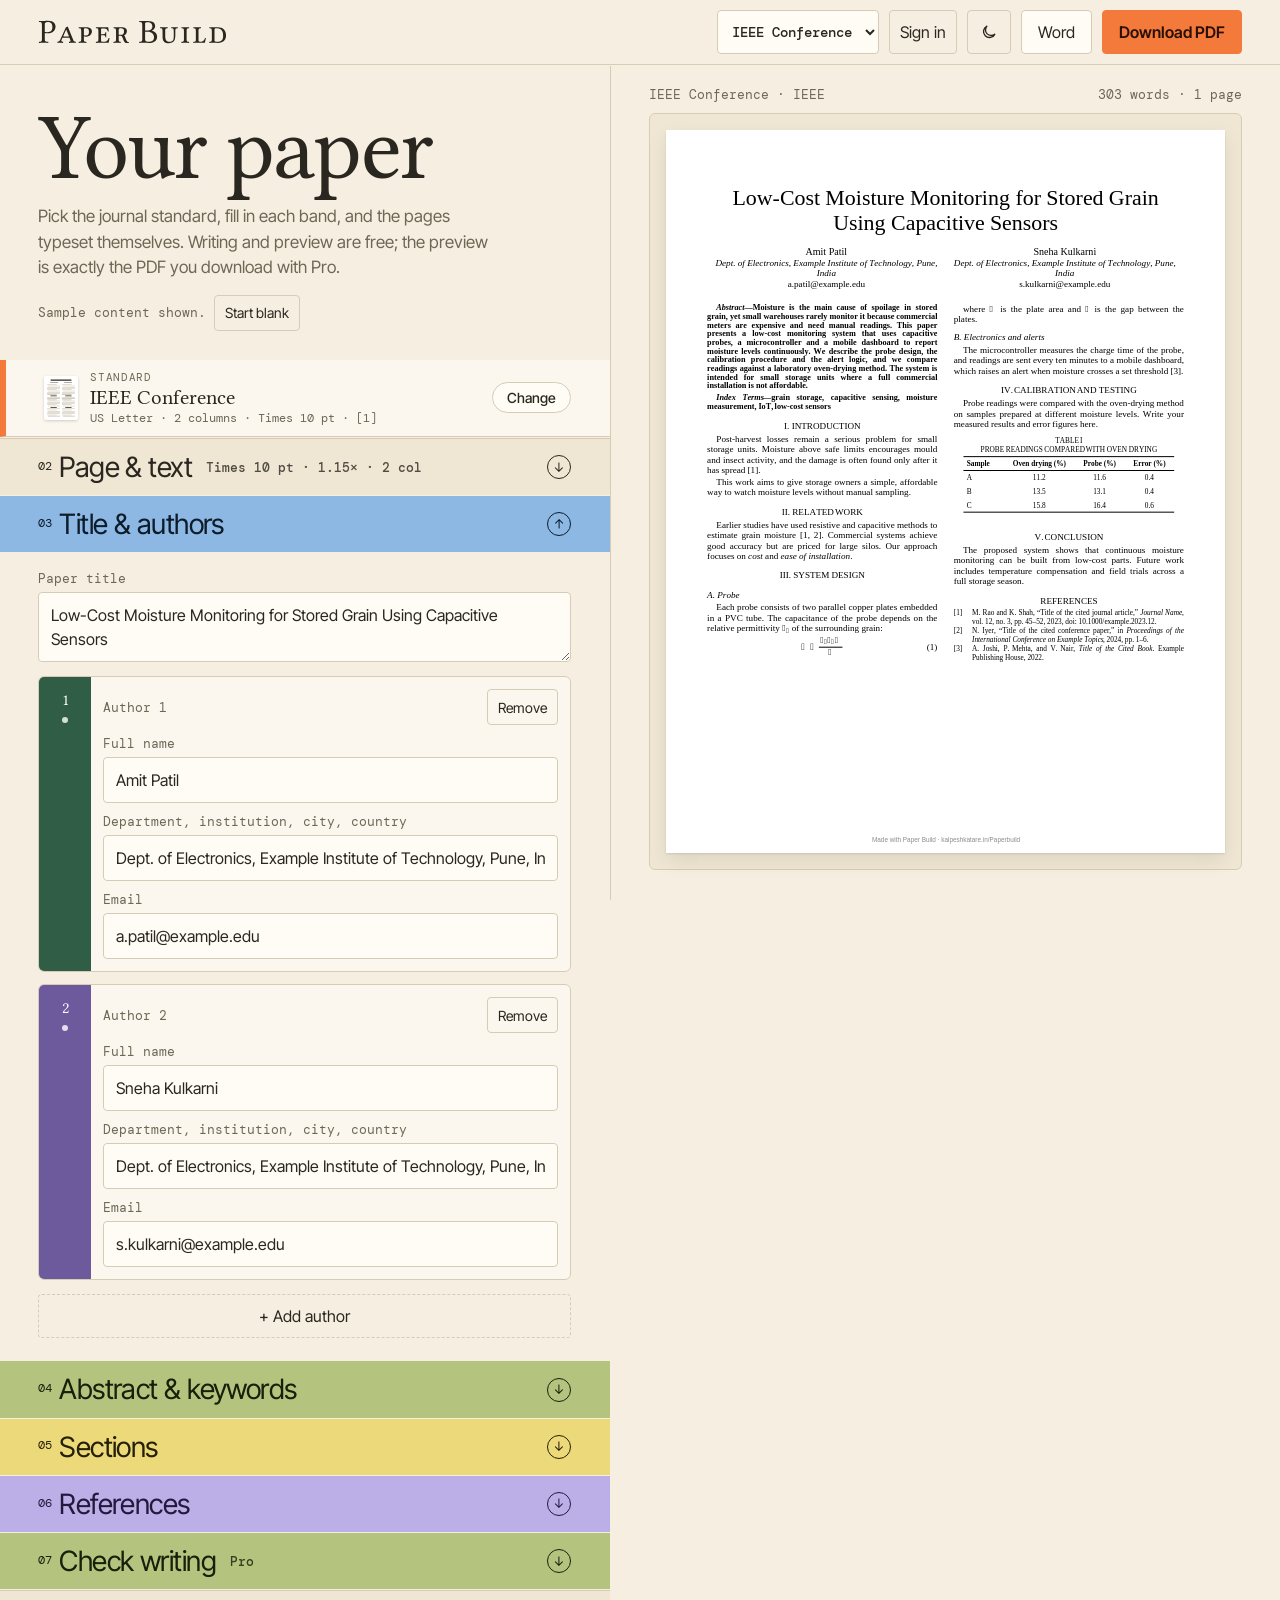
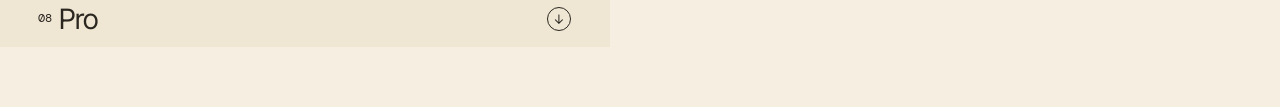
<file: app.html>
<!DOCTYPE html>
<html lang="en">
<head>
<meta charset="utf-8">
<meta name="viewport" content="width=device-width,initial-scale=1">
<title>Paper Build · Editor</title>
<meta name="theme-color" content="#f6efe1">
<link rel="icon" href="assets/icon.svg" type="image/svg+xml">
<link rel="apple-touch-icon" href="assets/apple-touch-icon.png">
<script>try{document.documentElement.dataset.theme=localStorage.getItem("pb-theme")==="dark"?"dark":"light"}catch(e){document.documentElement.dataset.theme="light"}</script>
<link href="fonts/fonts.css" rel="stylesheet">
<style>
/* VOICE: editorial and friendly, a working tool for students and researchers
   IDEA: a paper's parts as coloured index bands; the real typeset proof beside them
   PICTURE: the live PDF pages, rendered exactly as they will download
   COLOUR and TYPE: cream ground, soft beige rules, sky / sage / mustard / lavender / orange bands; Libertinus for display, Inter Tight UI, DM Mono labels
   LAYOUT: logo bar, headline, bands | sticky preview; under 900px a bottom bar switches Write / Preview / PDF */
:root{color-scheme:light;--bg:#f6efe1;--paper2:#fbf7ee;--ink:#2a2620;--mute:#6f6756;--rule:#a99e88;--soft:#d6ccb6;--field:#fffcf5;--desk:#efe6d3;
  --sky:#8cb8e3;--sage:#b4c47e;--mustard:#ecd97a;--lav:#bcaee6;--orange:#f47a3c;--bw:1.5px}
:root[data-theme=dark]{color-scheme:dark;--bg:#25221c;--paper2:#2d2a23;--ink:#efe8d8;--mute:#b0a793;--rule:#6f6757;--soft:#4c463a;--field:#2f2c25;--desk:#2a271f}
*{box-sizing:border-box;min-width:0}
[hidden]{display:none!important}
body{margin:0;background:var(--bg);color:var(--ink);font:16px/1.5 "Inter Tight",system-ui,sans-serif;overflow-x:clip}
.serif{font-family:"Libertinus Serif",Georgia,serif}
header{position:sticky;top:0;z-index:6;display:flex;align-items:center;gap:10px;padding:10px max(3vw,14px);background:var(--bg);border-bottom:var(--bw) solid var(--soft)}
.logo{display:block;color:var(--ink);line-height:0}
.logo svg{height:24px;width:auto}
header .sp{flex:1}
select{font:500 14px "DM Mono",monospace;color:var(--ink);background:var(--field);border:var(--bw) solid var(--soft);border-radius:4px;min-height:44px;padding:0 10px;max-width:220px}
button,.btn{font:inherit;cursor:pointer;min-height:44px;padding:0 16px;border:var(--bw) solid var(--soft);border-radius:4px;background:var(--field);color:var(--ink);text-decoration:none;display:inline-flex;align-items:center;justify-content:center;gap:6px}
:is(button,select,input,textarea,summary,a,.std):focus-visible{outline:3px solid var(--orange);outline-offset:2px}
button:disabled{opacity:.35;cursor:default}
.cta{background:var(--orange);border-color:var(--orange);color:#2a1004;font-weight:600;white-space:nowrap}
.ghost{border-style:dashed;width:100%;background:transparent}
.mini{min-height:36px;min-width:36px;padding:0 10px;font-size:14px;background:transparent}
.theme{min-width:44px;padding:0 10px;background:transparent}
.theme svg{width:18px;height:18px}
main{display:grid;grid-template-columns:minmax(0,1fr) minmax(0,1.1fr);align-items:start}
.edit{padding-bottom:60px}
.hero{padding:clamp(22px,4vw,40px) max(3vw,14px) 20px}
.hero h1{font:400 clamp(46px,8vw,92px)/.95 "Libertinus Serif",Georgia,serif;letter-spacing:-.02em;margin:0 0 12px}
.hero p{margin:0;max-width:46ch;color:var(--mute);font-size:17px}
.hero .row{display:flex;flex-wrap:wrap;gap:8px;align-items:center;margin-top:14px}
.hero .row span{font:13px "DM Mono",monospace;color:var(--mute)}
details.band{border-top:var(--bw) solid var(--bg)}
summary{list-style:none;cursor:pointer;display:flex;align-items:baseline;gap:8px;padding:12px max(3vw,14px);font-size:clamp(22px,3.2vw,28px);letter-spacing:-.02em;line-height:1.15}
summary::-webkit-details-marker{display:none}
summary sup{font:12px "DM Mono",monospace;position:relative;top:-.6em}
summary .now{font:500 13px "DM Mono",monospace;margin-left:6px;opacity:.8;letter-spacing:0;align-self:center}
summary .arr{margin-left:auto;align-self:center;width:24px;height:24px;border:1.5px solid currentColor;border-radius:50%;display:grid;place-items:center;font-size:13px;transition:transform .2s;flex:none}
details[open] .arr{transform:rotate(180deg)}
.b0 summary{background:var(--orange);color:#2a1004}.b1 summary{background:var(--sky);color:#0d1b2a}.b2 summary{background:var(--sage);color:#16200a}
.b3 summary{background:var(--mustard);color:#241f05}.b4 summary{background:var(--lav);color:#221a3d}.b5 summary{background:var(--desk);color:var(--ink);border-top:var(--bw) solid var(--soft)}
.body{padding:18px max(3vw,14px) 22px;display:grid;gap:14px}
label{display:grid;gap:5px;font:13px "DM Mono",monospace;color:var(--mute)}
input,textarea{font:16px/1.5 "Inter Tight",system-ui,sans-serif;color:var(--ink);background:var(--field);border:var(--bw) solid var(--soft);border-radius:4px;padding:10px 12px;width:100%;min-height:44px}
label select{max-width:none;width:100%;font:16px "Inter Tight",sans-serif}
textarea{resize:vertical}
.grid2{display:grid;grid-template-columns:repeat(auto-fit,minmax(140px,1fr));gap:10px}
.hint{font:13px/1.5 "DM Mono",monospace;color:var(--mute);margin:0}
.note{border-left:4px solid var(--orange);background:var(--paper2);padding:10px 12px;font-size:15px;margin:0}
.card{display:grid;grid-template-columns:52px minmax(0,1fr);border:var(--bw) solid var(--soft);border-radius:6px;overflow:hidden;background:var(--paper2)}
.strip{display:flex;flex-direction:column;align-items:center;gap:8px;padding:14px 0;color:#fff;font:500 16px "Libertinus Serif",serif}
.strip i{width:6px;height:6px;border-radius:50%;background:currentColor;opacity:.8}
.card .in{padding:12px;display:grid;gap:10px}
.card .top{display:flex;gap:6px;align-items:center;justify-content:flex-end}
.card .top b{margin-right:auto;font:13px "DM Mono",monospace;color:var(--mute);font-weight:400}
.fmt{font:15px/1.45 "Libertinus Serif",Georgia,serif;background:var(--field);border:1px dashed var(--soft);border-radius:4px;padding:8px 10px;margin:0;overflow-wrap:anywhere}
.gal{display:flex;align-items:stretch;gap:12px;overflow-x:auto;scroll-snap-type:x mandatory;padding:4px 2px 12px;margin:0 -2px}
.std{flex:0 0 min(78%,230px);scroll-snap-align:start;border:var(--bw) solid var(--soft);border-radius:8px;background:var(--paper2);padding:12px;cursor:pointer;display:grid;gap:8px;text-align:left;color:var(--ink);font:inherit}
.std[aria-checked=true]{border-color:var(--orange);box-shadow:0 0 0 2px var(--orange)}
.std .th{background:var(--desk);border-radius:4px;display:grid;place-items:center;padding:10px;height:150px}
.std .th svg{height:100%;width:auto;filter:drop-shadow(0 2px 4px rgba(0,0,0,.12))}
.std b{font-size:17px;font-weight:600;line-height:1.2}
.std span{font-size:14px;color:var(--mute);line-height:1.35}
.std small{font:12px/1.4 "DM Mono",monospace;color:var(--mute)}
.galnav{display:flex;gap:8px;justify-content:flex-end}
.chk{display:flex;align-items:center;gap:10px;font:15px "Inter Tight",sans-serif;color:var(--ink);min-height:44px}
.chk input{width:22px;height:22px;min-height:0;accent-color:var(--orange)}
.dflt{font:12px "DM Mono",monospace;color:var(--mute);opacity:.85}
.changed input,.changed select{border-color:var(--orange)}
.figs{display:grid;gap:10px}
.fig{display:grid;grid-template-columns:88px minmax(0,1fr);gap:10px;border:1px dashed var(--soft);border-radius:6px;padding:8px;background:var(--field)}
.fig img{width:88px;height:88px;object-fit:contain;background:#fff;border-radius:4px;border:1px solid var(--soft)}
.fig .fi{display:grid;gap:8px}
.fig .fi .top{display:flex;justify-content:space-between;align-items:center;font:13px "DM Mono",monospace;color:var(--mute)}
.acct{background:transparent;gap:6px;padding:0 10px;white-space:nowrap}
.acct .av{width:26px;height:26px;border-radius:50%;background:var(--lav);color:#221a3d;display:grid;place-items:center;font:600 13px "Inter Tight",sans-serif}
.acct .pro{font:500 11px "DM Mono",monospace;background:var(--orange);color:#2a1004;border-radius:3px;padding:2px 6px}
.acct .free{font:500 11px "DM Mono",monospace;color:var(--mute)}
.sheetwrap{position:fixed;inset:0;z-index:30;display:grid;place-items:center;padding:14px}
.sheetbg{position:absolute;inset:0;background:rgba(30,26,20,.45)}
.panel{position:relative;background:var(--bg);border:var(--bw) solid var(--soft);border-radius:10px;width:min(460px,100%);max-height:calc(100vh - 28px);overflow:auto;padding:18px;display:grid;gap:14px;box-shadow:0 20px 50px rgba(0,0,0,.25)}
.ph{display:flex;justify-content:space-between;align-items:center;gap:10px}
.ph h2{margin:0;font:400 28px/1.1 "Libertinus Serif",Georgia,serif}.ph h3{margin:0;font-size:18px;font-weight:600}
.sb{display:grid;gap:14px}.sb .btn,.sb>button{width:100%}
.gbtn{background:#fff;color:#1f1f1f}
.or{display:flex;align-items:center;gap:10px;color:var(--mute);font:13px "DM Mono",monospace;margin:0}.or::before,.or::after{content:"";flex:1;height:1px;background:var(--soft)}
.links{display:flex;flex-wrap:wrap;gap:6px;justify-content:space-between}
.tabs2{display:flex;gap:6px}.tabs2 button{flex:1;min-height:40px}.tabs2 button[aria-selected=true]{background:var(--ink);color:var(--bg);border-color:var(--ink)}
.err{color:#b3261e;font-size:14px;margin:0}.err:empty,.okmsg:empty{display:none}.okmsg{color:#2f6b47;font-size:15px;margin:0}
:root[data-theme=dark] .err{color:#ff8a80}:root[data-theme=dark] .okmsg{color:#8fd1a6}
.plans{display:grid;grid-template-columns:1fr 1fr;gap:10px}
.plan{border:var(--bw) solid var(--soft);border-radius:8px;padding:12px;display:grid;gap:2px;background:var(--paper2);text-align:left;cursor:pointer;font:inherit;color:var(--ink);justify-content:stretch;align-content:start;min-height:0}
.plan[aria-checked=true]{border-color:var(--orange);box-shadow:0 0 0 2px var(--orange)}
.plan b{font:400 30px/1.1 "Libertinus Serif",serif}.plan span{font:12px "DM Mono",monospace;color:var(--mute)}
.feat{margin:0;padding:0;list-style:none;display:grid;gap:6px;font-size:15px}.feat li{padding-left:22px;position:relative}.feat li::before{content:"";position:absolute;left:2px;top:.6em;width:10px;height:2px;background:var(--orange)}
.plist{display:grid;gap:8px}.pitem{display:flex;gap:6px;align-items:center;border:1px solid var(--soft);border-radius:6px;padding:8px 10px;background:var(--paper2)}.pitem>div{flex:1;font-size:15px}.pitem small{display:block;color:var(--mute);font:12px "DM Mono",monospace}
.cur{font:11px "DM Mono",monospace;background:var(--sage);color:#16200a;border-radius:3px;padding:1px 5px}
.std{position:relative}.std .lock{position:absolute;top:18px;right:18px;font:500 11px "DM Mono",monospace;font-style:normal;background:var(--orange);color:#2a1004;border-radius:3px;padding:2px 7px}
.pro ul{margin:0;padding:0;list-style:none;display:grid}
.pro li{display:flex;justify-content:space-between;gap:10px;padding:12px 0;border-bottom:1px solid var(--soft)}
.pro li span{font:12px "DM Mono",monospace;color:var(--mute);white-space:nowrap}
.tools{display:flex;flex-wrap:wrap;gap:6px}
.tools .mini{border-style:dashed}
.tools .mini em,.lk{font:500 10px "DM Mono",monospace;font-style:normal;background:var(--orange);color:#2a1004;border-radius:3px;padding:1px 5px}
.tbl{border:1px dashed var(--soft);border-radius:6px;padding:8px;background:var(--field);display:grid;gap:8px}
.tbl .top{display:flex;justify-content:space-between;align-items:center;font:13px "DM Mono",monospace;color:var(--mute)}
.tscroll{overflow-x:auto;padding-bottom:4px}
.tgrid{display:grid;gap:4px;min-width:100%}
.tgrid input{min-height:38px;padding:6px 8px;font-size:15px}
.tgrid input.th{font-weight:600;background:var(--paper2)}
.tbtns{display:flex;flex-wrap:wrap;gap:6px}
.syntax{font:13px/1.6 "DM Mono",monospace;color:var(--mute);margin:0;padding:10px 12px;background:var(--paper2);border-radius:6px}
.syntax code{color:var(--ink);background:var(--field);padding:0 4px;border-radius:3px}
.iss{border:1px solid var(--soft);border-radius:6px;padding:10px 12px;background:var(--paper2);display:grid;gap:6px}
.iss .ih{display:flex;justify-content:space-between;gap:8px;font:12px "DM Mono",monospace;color:var(--mute)}
.iss .tag{background:var(--lav);color:#221a3d;border-radius:3px;padding:1px 6px;white-space:nowrap}.iss .tag.st{background:var(--sage);color:#16200a}.iss .tag.sp{background:var(--mustard);color:#241f05}
.iss p{margin:0;font-size:15px}
.iss .ctx{font:15px/1.5 "Libertinus Serif",Georgia,serif;color:var(--mute)}
.iss mark{background:#f9d3bd;color:#2a1004;border-radius:2px;padding:0 1px}
.iss .sug{display:flex;flex-wrap:wrap;gap:6px}
.iss .sug .fix{background:var(--field);border-color:var(--orange);font-weight:600}
.gsum{display:flex;flex-wrap:wrap;gap:8px;align-items:center;justify-content:space-between}
.gsum b{font:400 26px "Libertinus Serif",serif}
.wordbtn{white-space:nowrap}
.view{position:sticky;top:66px;height:calc(100vh - 66px);overflow:auto;padding:20px max(3vw,14px) 40px;border-left:var(--bw) solid var(--soft)}
.meta{display:flex;justify-content:space-between;gap:10px;font:13px "DM Mono",monospace;color:var(--mute);margin:0 auto 10px;max-width:820px}
.frame{border:var(--bw) solid var(--soft);border-radius:6px;padding:clamp(8px,2vw,16px);background:var(--desk);max-width:820px;margin:0 auto;display:grid;gap:14px}
.frame canvas{width:100%;height:auto;display:block;background:#fff;box-shadow:0 1px 2px rgba(0,0,0,.1),0 8px 20px rgba(0,0,0,.08)}
.frame .msg{padding:40px 16px;text-align:center;color:var(--mute);font-size:15px}
.nav{display:none}
.toast{position:fixed;left:50%;bottom:22px;transform:translateX(-50%) translateY(20px);opacity:0;background:var(--ink);color:var(--bg);padding:10px 16px;border-radius:6px;font-size:15px;display:flex;gap:12px;align-items:center;transition:.25s;pointer-events:none;z-index:9;max-width:calc(100vw - 28px)}
.toast.on{opacity:1;transform:translateX(-50%);pointer-events:auto}
.toast button{min-height:34px;background:transparent;color:inherit;border-color:currentColor}
@media(prefers-reduced-motion:reduce){.toast,.arr{transition:none}}
/* ---- full-screen Go Pro promo (first open, then every 2nd visit; closes only with the X) ---- */
.promo{position:fixed;inset:0;z-index:40;background:linear-gradient(180deg,#fde3cc 0%,#f6efe1 55%);color:#2a2620;overflow:auto;display:grid;place-items:center;padding:20px}
:root[data-theme=dark] .promo{background:linear-gradient(180deg,#4a3324 0%,#25221c 60%);color:#efe8d8}
.promo .px{position:fixed;top:max(14px,env(safe-area-inset-top));right:14px;width:48px;height:48px;min-height:0;padding:0;border-radius:50%;font-size:20px;background:var(--field);border:var(--bw) solid var(--soft);color:var(--ink);z-index:2}
.promo .pc{width:min(440px,100%);display:grid;gap:14px;justify-items:center;text-align:center;padding:30px 0 10px}
.promo .pm{width:min(230px,62vw)}
.promo .kick{font:500 12px "DM Mono",monospace;letter-spacing:.12em;text-transform:uppercase;background:var(--orange);color:#2a1004;border-radius:999px;padding:5px 12px}
.promo h2{margin:0;font:400 clamp(36px,10vw,52px)/1.02 "Libertinus Serif",Georgia,serif;letter-spacing:-.01em}
.promo h2 em{color:var(--orange)}
.promo p{margin:0;font-size:17px;opacity:.85;max-width:34ch}
.promo ul{list-style:none;margin:4px 0 0;padding:0;display:grid;gap:8px;text-align:left;width:100%}
.promo li{display:flex;gap:10px;align-items:center;background:rgba(255,255,255,.55);border:1px solid rgba(0,0,0,.06);border-radius:10px;padding:9px 12px;font-size:15px}
:root[data-theme=dark] .promo li{background:rgba(255,255,255,.06)}
.promo li b{font:600 13px "DM Mono",monospace;color:var(--orange);min-width:20px}
.promo .btn{width:100%;min-height:54px;font-size:17px}
.promo .fine{font:12px "DM Mono",monospace;opacity:.7}
@media(prefers-reduced-motion:no-preference){.promo:not([hidden]){animation:promoIn .45s cubic-bezier(.2,.8,.2,1) both}@keyframes promoIn{from{opacity:0;transform:scale(1.03)}}.promo:not([hidden]) .pc>*{animation:up .5s cubic-bezier(.2,.8,.2,1) both}.promo .pc>*:nth-child(2){animation-delay:.05s}.promo .pc>*:nth-child(3){animation-delay:.1s}.promo .pc>*:nth-child(4){animation-delay:.15s}.promo .pc>*:nth-child(5){animation-delay:.2s}.promo .pc>*:nth-child(6){animation-delay:.25s}@keyframes up{from{opacity:0;transform:translateY(14px)}}}

/* ---- Pia, the mascot: nudge bar, Pro screen, success and failure ---- */
.mascot{display:block;width:100%;height:auto;overflow:visible}
.mascot *{transform-box:view-box}
.nudge{position:fixed;left:50%;bottom:18px;transform:translateX(-50%);z-index:25;width:min(560px,calc(100% - 20px));display:grid;grid-template-columns:76px 1fr auto;align-items:center;gap:10px;background:var(--paper2);border:var(--bw) solid var(--soft);border-radius:14px;padding:6px 10px 6px 4px;box-shadow:0 14px 34px rgba(0,0,0,.18)}
.nudge .nm{width:76px;margin:-26px 0 -6px}
.nudge .nt{display:grid;gap:2px;min-width:0}
.nudge .nt b{font:400 20px/1.15 "Libertinus Serif",Georgia,serif}
.nudge .nt span{font-size:13px;color:var(--mute)}
.nudge .na{display:flex;flex-direction:column;gap:4px;align-items:stretch}
.nudge .na .btn{min-height:40px;padding:0 14px;font-size:15px}
.nudge .na .mini{min-height:28px;font-size:12px;border:0;background:transparent;color:var(--mute)}
@media(max-width:820px){.nudge{bottom:84px}}
.phero{display:grid;grid-template-columns:118px 1fr;align-items:end;gap:12px;background:linear-gradient(180deg,#fde3cc,#f9d1b0);border-radius:10px;padding:10px 14px 0 6px;overflow:hidden;color:#2a1004}
.phero .mascot{margin-bottom:-6px}
.phero p{margin:0 0 16px;font:400 25px/1.12 "Libertinus Serif",Georgia,serif}
.phero small{display:block;font:13px/1.4 "Inter Tight",sans-serif;margin-top:6px;opacity:.8}
.mood{display:grid;justify-items:center;text-align:center;gap:8px}
.mood .mascot{width:min(190px,60%)}
.mood h3{margin:0;font:400 32px/1.1 "Libertinus Serif",Georgia,serif}
.mood p{margin:0;color:var(--mute);max-width:34ch}
.mood .btn{width:100%}
.toast .ti{width:30px;margin:-8px 0 -6px -6px;flex:none}
@media(max-width:600px){.sheetwrap.full{padding:0}.sheetwrap.full .panel{width:100%;height:100%;max-height:100%;border-radius:0;border:0;align-content:start}}
@media(prefers-reduced-motion:no-preference){
  .nudge:not([hidden]){animation:nudgeUp .45s cubic-bezier(.2,.9,.25,1.2) both}
  @keyframes nudgeUp{from{opacity:0;transform:translate(-50%,40px)}}
  .m-point .ml{transform-origin:70px 142px;animation:offer 2.4s ease-in-out infinite}
  @keyframes offer{50%{transform:rotate(-5deg)}}
  .m-thumbs .mr{transform-origin:130px 142px;animation:thumb 1.2s ease-in-out infinite}
  @keyframes thumb{50%{transform:rotate(-6deg) translateY(-2px)}}
  .m-cheer .mb{animation:hop .7s ease-in-out infinite}
  @keyframes hop{50%{transform:translateY(-7px)}}
  .m-cheer .ml{transform-origin:70px 138px;animation:waveL .35s ease-in-out infinite alternate}
  .m-cheer .mr{transform-origin:130px 138px;animation:waveR .35s ease-in-out infinite alternate}
  @keyframes waveL{to{transform:rotate(-8deg)}}@keyframes waveR{to{transform:rotate(8deg)}}
  .m-cheer .cf{animation:fall 1.4s ease-in infinite}
  @keyframes fall{0%{transform:translateY(-8px);opacity:0}15%{opacity:1}100%{transform:translateY(60px) rotate(140deg);opacity:0}}
  .m-sad .mb{transform-origin:100px 246px;animation:sway 3.2s ease-in-out infinite}
  @keyframes sway{50%{transform:rotate(-2deg)}}
  .m-sad .tear{animation:tear 1.8s ease-in infinite}
  @keyframes tear{0%{transform:translateY(0);opacity:0}20%{opacity:1}100%{transform:translateY(16px);opacity:0}}
  .m-think .q{animation:bob 2s ease-in-out infinite}
  @keyframes bob{50%{transform:translateY(-4px)}}
}

/* compact standard bar: chosen once per paper, so it stays quiet until you want to change it */
.stdband summary{background:var(--paper2);color:var(--ink);border-left:6px solid var(--orange);border-bottom:var(--bw) solid var(--soft);padding:10px max(3vw,14px);gap:12px;align-items:center;font-size:inherit;letter-spacing:0}
.stdband[open] summary{background:var(--bg)}
.sthumb{width:34px;height:44px;flex:none;border-radius:3px;overflow:hidden;box-shadow:0 1px 3px rgba(0,0,0,.18);background:#fff;line-height:0}.sthumb svg{width:100%;height:100%}
.stxt{display:grid;min-width:0;gap:1px}
.stxt small{font:11px "DM Mono",monospace;color:var(--mute);text-transform:uppercase;letter-spacing:.06em}
.stxt b{font:400 21px/1.15 "Libertinus Serif",Georgia,serif}
.stxt em{font:12px "DM Mono",monospace;font-style:normal;color:var(--mute);white-space:nowrap;overflow:hidden;text-overflow:ellipsis}
.chg{margin-left:auto;flex:none;font:500 14px "Inter Tight",sans-serif;border:var(--bw) solid var(--soft);border-radius:999px;padding:6px 14px;background:var(--field)}
.chg .c2,.stdband[open] .chg .c1{display:none}.stdband[open] .chg .c2{display:inline}
.stdband .body{background:var(--bg)}

/* ---- motion: quick and subtle, and off when the phone asks for reduced motion ---- */
@media(prefers-reduced-motion:no-preference){
  :root{interpolate-size:allow-keywords}
  details.band::details-content{height:0;overflow:clip;transition:height .32s cubic-bezier(.2,.7,.2,1),content-visibility .32s allow-discrete}
  details.band[open]::details-content{height:auto}
  details.band[open]>.body{animation:bodyIn .38s cubic-bezier(.2,.7,.2,1) both}
  @keyframes bodyIn{from{opacity:0;transform:translateY(-6px)}to{opacity:1;transform:none}}
  summary{transition:filter .15s}summary:hover{filter:brightness(1.03)}
  button,.btn,.std,.plan{transition:transform .12s ease,box-shadow .2s ease,background-color .2s ease,border-color .2s ease}
  button:not(:disabled):active,.btn:active{transform:scale(.97)}
  .std:hover{transform:translateY(-2px)}
  .std[aria-checked=true]{animation:pick .35s ease}
  @keyframes pick{40%{transform:scale(1.03)}}
  .sheetwrap:not([hidden]) .sheetbg{animation:fadeIn .2s ease both}
  .sheetwrap:not([hidden]) .panel{animation:sheetUp .32s cubic-bezier(.2,.8,.2,1) both}
  @keyframes fadeIn{from{opacity:0}}
  @keyframes sheetUp{from{opacity:0;transform:translateY(28px) scale(.98)}}
  .frame canvas.pin{animation:pageIn .5s cubic-bezier(.2,.7,.2,1) both}
  .frame canvas.pin:nth-child(2){animation-delay:.06s}.frame canvas.pin:nth-child(3){animation-delay:.12s}.frame canvas.pin:nth-child(n+4){animation-delay:.18s}
  @keyframes pageIn{from{opacity:0;transform:translateY(10px)}}
  .frame.upd{animation:pulse .45s ease}
  @keyframes pulse{0%{opacity:.82}100%{opacity:1}}
  .new{animation:cardIn .4s cubic-bezier(.2,.7,.2,1) both}
  @keyframes cardIn{from{opacity:0;transform:translateY(10px) scale(.985)}}
  .hero h1{animation:heroIn .6s cubic-bezier(.2,.7,.2,1) both}.hero p,.hero .row{animation:heroIn .6s .08s cubic-bezier(.2,.7,.2,1) both}
  @keyframes heroIn{from{opacity:0;transform:translateY(12px)}}
  .iss{animation:cardIn .3s ease both}
  .sthumb{transition:transform .25s ease}.stdband summary:hover .sthumb{transform:rotate(-3deg) scale(1.05)}
}

@media(max-width:900px){
  main{display:block}
  header .cta,header select{display:none}
  .acct .free{display:none}
  .view{position:static;height:auto;border:0;display:none;padding-bottom:100px}
  body.show-p .view{display:block}body.show-p .edit{display:none}
  .edit{padding-bottom:100px}
  header .wordbtn{display:none}
  .nav{display:grid;grid-template-columns:repeat(4,minmax(0,1fr));position:fixed;left:0;right:0;bottom:0;z-index:7;background:var(--bg);border-top:var(--bw) solid var(--soft)}
  .nav button{border:0;border-radius:0;background:transparent;min-height:60px;display:grid;place-items:center;gap:2px;font-size:13px;padding:6px 0}
  .nav button+button{border-left:var(--bw) solid var(--soft)}
  .nav button[aria-current=true]{color:var(--orange);font-weight:600}
  .nav svg{width:22px;height:22px}
  .nav .dl{background:var(--orange);color:#2a1004;font-weight:600}
  .toast{bottom:80px}
}
</style>
</head>
<body>
<header>
  <a class="logo" href="index.html" aria-label="Paper Build home"><svg viewBox="-12 -676 5588 710" role="img" aria-label="Paper Build"><path fill="currentColor" d="M104 -523V-122C104 -39 87 -34 17 -31C11 -25 11 -4 17 2C62 1 111 0 147 0C182 0 241 1 291 2C297 -4 297 -25 291 -31C213 -35 189 -39 189 -122V-292C211 -285 235 -282 270 -282C452 -282 507 -401 507 -486C507 -545 468 -652 283 -652C245 -652 186 -645 146 -645C109 -645 57 -646 17 -647C11 -641 11 -620 17 -614C87 -611 104 -606 104 -523ZM189 -554C189 -583 204 -618 276 -618C345 -618 414 -595 414 -468C414 -360 362 -316 265 -316C240 -316 200 -318 189 -321Z M651 -105C631 -61 619 -36 566 -31C560 -25 560 -4 566 2C584 1 606 0 632 0C659 0 697 1 728 2C734 -4 734 -25 728 -31C674 -35 667 -48 690 -98L709 -141C712 -149 715 -152 731 -152H918L939 -98C961 -44 962 -36 908 -31C902 -25 902 -4 908 2C943 1 982 0 1014 0C1044 0 1073 1 1102 2C1108 -4 1108 -25 1102 -31C1049 -38 1046 -46 1022 -104L868 -481C853 -473 834 -465 814 -462ZM906 -186H755C735 -186 737 -199 745 -219L819 -388L826 -389Z M1346 -122V-196C1364 -188 1384 -184 1409 -184C1543 -184 1584 -280 1584 -340C1584 -392 1554 -462 1412 -462C1375 -462 1333 -460 1306 -460C1277 -460 1235 -461 1195 -462C1189 -456 1189 -435 1195 -429C1256 -425 1267 -421 1267 -338V-122C1267 -39 1256 -36 1195 -31C1189 -25 1189 -4 1195 2C1228 1 1263 0 1307 0C1350 0 1385 1 1418 2C1424 -4 1424 -25 1418 -31C1357 -35 1346 -39 1346 -122ZM1346 -384C1346 -416 1358 -429 1406 -429C1465 -429 1497 -398 1497 -328C1497 -256 1471 -217 1411 -217C1391 -217 1366 -220 1346 -228Z M1911 -225C1977 -225 1978 -206 1980 -169C1985 -164 2003 -164 2008 -169C2007 -192 2006 -226 2006 -242C2006 -256 2007 -288 2008 -313C2003 -318 1985 -318 1980 -313C1978 -268 1976 -257 1911 -257H1854V-399C1854 -416 1867 -427 1886 -427H1943C2025 -427 2038 -394 2056 -337C2066 -336 2075 -338 2083 -342C2079 -376 2067 -454 2065 -461C2065 -463 2064 -464 2062 -464C2048 -461 2038 -460 2021 -460H1814C1785 -460 1739 -461 1703 -462C1697 -456 1697 -435 1703 -429C1764 -425 1775 -421 1775 -338V-122C1775 -39 1764 -36 1703 -31C1697 -25 1697 -4 1703 2C1739 1 1783 0 1815 0H1969C2009 0 2075 2 2075 2C2087 -39 2098 -94 2105 -136C2096 -141 2088 -143 2077 -140C2061 -81 2032 -31 1949 -31H1906C1864 -31 1854 -42 1854 -75V-225Z M2376 -122V-209H2431C2469 -209 2483 -176 2496 -139L2518 -79C2541 -17 2575 7 2618 7C2633 7 2664 4 2681 0C2684 -10 2682 -20 2675 -28C2639 -28 2620 -34 2600 -86L2571 -161C2559 -192 2547 -209 2534 -222V-224C2568 -236 2619 -277 2619 -346C2619 -429 2567 -464 2448 -464C2423 -464 2366 -460 2336 -460C2307 -460 2265 -461 2225 -462C2219 -456 2219 -435 2225 -429C2286 -425 2297 -421 2297 -338V-122C2297 -39 2286 -36 2225 -31C2219 -25 2219 -4 2225 2C2263 1 2304 0 2337 0C2368 0 2401 1 2433 2C2439 -4 2439 -25 2433 -31C2386 -34 2376 -39 2376 -122ZM2532 -346C2532 -267 2509 -238 2420 -238H2376V-368C2376 -421 2386 -431 2442 -431C2512 -431 2532 -406 2532 -346Z M3114.0 -645C3078.0 -645 3024.0 -646 2985.0 -647C2979.0 -641 2979.0 -620 2985.0 -614C3055.0 -611 3072.0 -606 3072.0 -523V-122C3072.0 -39 3055.0 -34 2985.0 -31C2979.0 -25 2979.0 -4 2985.0 2C3024.0 1 3078.0 0 3115.0 0C3151.0 0 3177.0 2 3261.0 2C3460.0 2 3513.0 -98 3513.0 -184C3513.0 -280 3446.0 -335 3359.0 -360V-362C3409.0 -387 3454.0 -439 3454.0 -493C3454.0 -560 3425.0 -647 3239.0 -647C3204.0 -647 3150.0 -645 3114.0 -645ZM3157.0 -332H3226.0C3363.0 -332 3420.0 -255 3420.0 -165C3420.0 -92 3392.0 -31 3240.0 -31C3170.0 -31 3157.0 -57 3157.0 -118ZM3157.0 -550C3157.0 -603 3157.0 -613 3244.0 -613C3300.0 -613 3373.0 -583 3373.0 -481C3373.0 -396 3314.0 -366 3231.0 -366H3157.0Z M4004.0 -338V-211C4004.0 -125 4004.0 -31 3872.0 -31C3773.0 -31 3752.0 -109 3752.0 -202V-338C3752.0 -421 3763.0 -424 3824.0 -429C3830.0 -435 3830.0 -456 3824.0 -462C3785.0 -461 3745.0 -460 3712.0 -460C3676.0 -460 3637.0 -461 3601.0 -462C3595.0 -456 3595.0 -435 3601.0 -429C3662.0 -425 3673.0 -421 3673.0 -338V-181C3673.0 -31 3746.0 10 3855.0 10C4010.0 10 4051.0 -78 4051.0 -224V-338C4051.0 -421 4062.0 -424 4123.0 -429C4129.0 -435 4129.0 -456 4123.0 -462C4093.0 -461 4057.0 -460 4027.0 -460C3997.0 -460 3962.0 -461 3932.0 -462C3926.0 -456 3926.0 -435 3932.0 -429C3993.0 -425 4004.0 -421 4004.0 -338Z M4385.0 -338C4385.0 -421 4396.0 -424 4457.0 -429C4463.0 -435 4463.0 -456 4457.0 -462C4419.0 -461 4376.0 -460 4345.0 -460C4315.0 -460 4273.0 -461 4234.0 -462C4228.0 -456 4228.0 -435 4234.0 -429C4295.0 -425 4306.0 -421 4306.0 -338V-122C4306.0 -39 4295.0 -36 4234.0 -31C4228.0 -25 4228.0 -4 4234.0 2C4271.0 1 4312.0 0 4346.0 0C4378.0 0 4422.0 1 4457.0 2C4463.0 -4 4463.0 -25 4457.0 -31C4396.0 -35 4385.0 -39 4385.0 -122Z M4925.0 0C4925.0 0 4948.0 -96 4955.0 -138C4946.0 -143 4938.0 -145 4927.0 -142C4911.0 -83 4882.0 -34 4819.0 -34H4774.0C4751.0 -34 4737.0 -50 4737.0 -69V-338C4737.0 -421 4748.0 -424 4809.0 -429C4815.0 -435 4815.0 -456 4809.0 -462C4772.0 -461 4731.0 -460 4697.0 -460C4666.0 -460 4623.0 -461 4586.0 -462C4580.0 -456 4580.0 -435 4586.0 -429C4647.0 -425 4658.0 -421 4658.0 -338V-122C4658.0 -39 4656.0 -34 4586.0 -31C4580.0 -25 4580.0 -4 4586.0 2C4635.0 1 4701.0 0 4701.0 0Z M5170.0 -460C5143.0 -460 5098.0 -461 5059.0 -462C5053.0 -456 5053.0 -435 5059.0 -429C5120.0 -425 5131.0 -421 5131.0 -338V-122C5131.0 -39 5120.0 -36 5059.0 -31C5053.0 -25 5053.0 -4 5059.0 2C5097.0 1 5142.0 0 5171.0 0C5197.0 0 5237.0 2 5317.0 2C5428.0 2 5552.0 -50 5552.0 -225C5552.0 -358 5470.0 -462 5303.0 -462C5235.0 -462 5199.0 -460 5170.0 -460ZM5210.0 -76V-398C5210.0 -423 5235.0 -429 5274.0 -429C5442.0 -429 5465.0 -312 5465.0 -208C5465.0 -68 5403.0 -31 5293.0 -31C5217.0 -31 5210.0 -48 5210.0 -76Z"/></svg></a>
  <span class="sp"></span>
  <select id="stdSel" aria-label="Paper standard"></select>
  <button class="acct" id="acct" type="button" hidden>Sign in</button>
  <button class="theme" id="theme" type="button" aria-label="Switch to dark mode"></button>
  <button class="wordbtn" id="wordBtn" type="button">Word</button>
  <button class="cta" id="pdf" type="button">Download PDF</button>
</header>
<main>
  <section class="edit" id="form">
    <div class="hero">
      <h1>Your paper</h1>
      <p>Pick the journal standard, fill in each band, and the pages typeset themselves. Writing and preview are free; the preview is exactly the PDF you download with Pro.</p>
      <div class="row"><span>Sample content shown.</span><button class="mini" data-act="blank" type="button">Start blank</button></div>
      <p class="hint" id="sync" role="status" style="margin-top:8px"></p>
    </div>
    <details class="band b0 stdband" id="stdBand">
      <summary><span class="sthumb" id="stdThumb" aria-hidden="true"></span><span class="stxt"><small>Standard</small><b id="stdNow"></b><em id="stdSpec"></em></span><span class="chg" aria-hidden="true"><span class="c1">Change</span><span class="c2">Done</span></span></summary>
      <div class="body">
        <div class="gal" id="gal" role="radiogroup" aria-label="Paper standard"></div>
        <div class="galnav"><button class="mini" id="gPrev" type="button" aria-label="Previous standards">←</button><button class="mini" id="gNext" type="button" aria-label="Next standards">→</button></div>
        <p class="note" id="stdNote"></p>
        <p class="hint">These are the general layouts of each standard. Always check your target journal's author guidelines for extra rules such as word limits or figure sizes.</p>
      </div>
    </details>
    <details class="band b5">
      <summary><sup>02</sup>Page &amp; text<span class="now" id="fmtNow"></span><span class="arr" aria-hidden="true">↓</span></summary>
      <div class="body">
        <p class="hint">Starts with the standard's own settings. Change anything your journal or college asks for; the grey value under each box is the standard's default.</p>
        <div id="fmt" class="grid2"></div>
        <div><button class="mini" type="button" data-act="fmtreset" id="fmtReset">Reset to standard</button></div>
      </div>
    </details>
    <details class="band b1" open>
      <summary><sup>03</sup>Title &amp; authors<span class="arr" aria-hidden="true">↓</span></summary>
      <div class="body">
        <label>Paper title<textarea id="title" rows="2" data-f="title"></textarea></label>
        <div id="authors" style="display:grid;gap:12px"></div>
        <button class="ghost" data-act="add" data-list="authors" type="button">+ Add author</button>
        <div id="student" class="grid2">
          <label>Course<input data-f="course" id="course"></label>
          <label>Instructor<input data-f="instructor" id="instructor"></label>
          <label>Date<input data-f="date" id="date"></label>
        </div>
      </div>
    </details>
    <details class="band b2">
      <summary><sup>04</sup>Abstract &amp; keywords<span class="arr" aria-hidden="true">↓</span></summary>
      <div class="body">
        <p class="note" id="absNote" hidden>MLA papers don't use an abstract or keywords, so they're left out of the PDF.</p>
        <label><span>Abstract · <span id="abWc"></span></span><textarea id="abstract" rows="7" data-f="abstract"></textarea></label>
        <label>Keywords, comma-separated<input id="keywords" data-f="keywords"></label>
      </div>
    </details>
    <details class="band b3">
      <summary><sup>05</sup>Sections<span class="arr" aria-hidden="true">↓</span></summary>
      <div class="body">
        <div id="sections" style="display:grid;gap:12px"></div>
        <button class="ghost" data-act="add" data-list="sections" type="button">+ Add section</button>
        <p class="hint">Numbering follows the standard. Leave an empty line between paragraphs. Cite as [1], [2] or [1, 3]: author-date styles turn these into (Name, Year) automatically. Use *italic* and **bold**. Add figures to any section; they're numbered and captioned the way the standard wants.</p>
        <details><summary class="hint" style="font-size:13px;padding:4px 0;background:none;letter-spacing:0">How to write subsections and equations <span class="lk">Pro</span></summary>
        <p class="syntax">Subsection: a line starting with <code>## </code> e.g. <code>## Probe design</code><br>Smaller subsection: <code>### </code><br>Numbered equation on its own line: <code>$$ E = mc^2 $$</code><br>Maths inside a sentence: <code>$x_i$</code><br>Fractions <code>\frac{a}{b}</code> · roots <code>\sqrt{x}</code> · powers <code>x^{2}</code> · subscripts <code>x_{i}</code><br>Greek <code>\alpha \beta \Delta</code> · symbols <code>\sum \int \infty \pm \times \le \ge \approx</code></p></details>
      </div>
    </details>
    <details class="band b4">
      <summary><sup>06</sup>References<span class="arr" aria-hidden="true">↓</span></summary>
      <div class="body">
        <div id="refs" style="display:grid;gap:12px"></div>
        <button class="ghost" data-act="add" data-list="refs" type="button">+ Add reference</button>
        <p class="hint">Write authors as Lastname, Firstname and separate them with ; — each reference is formatted for the chosen standard.</p>
      </div>
    </details>
    <details class="band b2" id="gBand">
      <summary><sup>07</sup>Check writing<span class="now" id="gNow">Pro</span><span class="arr" aria-hidden="true">↓</span></summary>
      <div class="body">
        <p class="hint">Finds grammar and spelling mistakes, plus wordy phrases, very long sentences and informal words. Tap a suggestion to fix it in your text.</p>
        <div class="grid2">
          <label>English<select id="gLang"><option value="en-US">US English</option><option value="en-GB">UK / Indian English</option><option value="en-AU">Australian English</option><option value="en-CA">Canadian English</option></select></label>
          <div style="display:grid;align-content:end"><button class="btn cta" type="button" id="gRun">Check my paper</button></div>
        </div>
        <div id="gOut" style="display:grid;gap:10px"></div>
        <p class="hint">Grammar and spelling are checked by LanguageTool (languagetool.org), so your text is sent to their server for the check. Clarity tips are worked out on your device.</p>
      </div>
    </details>
    <details class="band b5 pro">
      <summary><sup>08</sup>Pro<span class="arr" aria-hidden="true">↓</span></summary>
      <div class="body">
        <ul>
          <li>PDF downloads<span>Pro</span></li>
          <li>All 8 standards<span>Pro</span></li>
          <li>Word (.docx) export<span>Pro</span></li>
          <li>Tables with captions<span>Pro</span></li>
          <li>Subsections and equations<span>Pro</span></li>
          <li>Grammar &amp; clarity suggestions<span>Pro</span></li>
          <li>Unlimited saved papers<span>Pro</span></li>
        </ul>
        <p class="note" id="proState" hidden></p>
        <button class="btn cta" type="button" id="proBtn">See Pro plans</button>
      </div>
    </details>
  </section>
  <section class="view" aria-label="Preview">
    <div class="meta"><span id="pvName">Live preview</span><span id="wc"></span></div>
    <div class="frame" id="pv"><div class="msg">Loading preview…</div></div>
  </section>
</main>
<nav class="nav" aria-label="Views">
  <button id="nW" aria-current="true" type="button"><svg viewBox="0 0 24 24" fill="none" stroke="currentColor" stroke-width="1.8"><path d="M4 20h4L19 9l-4-4L4 16v4z"/></svg>Write</button>
  <button id="nP" aria-current="false" type="button"><svg viewBox="0 0 24 24" fill="none" stroke="currentColor" stroke-width="1.8"><rect x="5" y="3" width="14" height="18" rx="1"/><path d="M8 8h8M8 12h8M8 16h5"/></svg>Preview</button>
  <button id="nX" type="button"><svg viewBox="0 0 24 24" fill="none" stroke="currentColor" stroke-width="1.8"><path d="M6 3h9l4 4v14H6z"/><path d="M8.5 11l1.5 6 2-4.5 2 4.5 1.5-6"/></svg>Word</button>
  <button id="nD" class="dl" type="button"><svg viewBox="0 0 24 24" fill="none" stroke="currentColor" stroke-width="1.8"><path d="M12 4v11M7 10l5 5 5-5M5 20h14"/></svg>PDF</button>
</nav>
<div class="sheetwrap" id="sheet" hidden><div class="sheetbg" data-close></div>
  <div class="panel" role="dialog" aria-modal="true" aria-labelledby="sheetT"><div class="ph"><h2 id="sheetT"></h2><button class="mini" type="button" data-close aria-label="Close">✕</button></div><div id="sheetB" class="sb"></div></div></div>
<input type="file" id="figFile" accept="image/png,image/jpeg,image/webp,image/gif" hidden>
<div class="promo" id="promo" role="dialog" aria-modal="true" aria-labelledby="promoT" hidden>
  <button class="px" id="promoX" type="button" aria-label="Close">✕</button>
  <div class="pc">
    <div class="pm" id="promoM"></div>
    <span class="kick">Paper Build Pro</span>
    <h2 id="promoT">Submit your paper <em>like a pro.</em></h2>
    <p>Stop fighting with margins and citations. Get a journal-ready paper you can download in seconds.</p>
    <ul><li><b>01</b>Download as PDF and Word</li><li><b>02</b>All 8 standards: IEEE, ACM, Springer, Elsevier, APA, MLA, Chicago, Harvard</li><li><b>03</b>Tables, numbered equations and subsections</li><li><b>04</b>Grammar &amp; clarity check before you submit</li></ul>
    <button class="btn cta" id="promoGo" type="button">Go Pro · from <span id="promoP"></span>/month</button>
    <span class="fine">One-time payment · no auto-renewal</span>
  </div>
</div>
<div class="nudge" id="nudge" role="dialog" aria-label="Upgrade to Pro" hidden><div class="nm" id="nudgeM"></div><div class="nt"><b id="nudgeQ"></b><span id="nudgeS"></span></div><div class="na"><button class="btn cta" id="nudgeGo" type="button">See Pro</button><button class="mini" id="nudgeX" type="button">Not now</button></div></div>
<div class="toast" id="toast" role="status"><span class="ti" id="tIcon" hidden></span><span id="tMsg"></span><button id="tUndo" type="button" hidden>Undo</button></div>

<script src="assets/config.js"></script>
<script src="vendor/supabase.js"></script>
<script src="vendor/jspdf.umd.min.js"></script>
<script src="fonts/pbmath.js"></script>
<script src="assets/mascot.js"></script>
<script src="vendor/pdf.min.js"></script>
<script src="vendor/pdf.worker.min.js"></script>
<script>
{
/* ================= Standards ================= */
const STDS=[
 {id:'ieee',name:'IEEE Conference',org:'IEEE',use:'Engineering, electronics and computer science conferences',spec:'US Letter · 2 columns · Times 10 pt · [1]',cite:'num',thumb:{r:1.294,cols:2},
  note:'Two columns, Roman-numeral headings (I. INTRODUCTION), bold abstract starting "Abstract—", and numbered references [1] in IEEE style.'},
 {id:'acm',name:'ACM Conference',org:'ACM (sigconf)',use:'Computing conferences and ACM proceedings',spec:'US Letter · 2 columns · 9 pt · [1]',cite:'num',thumb:{r:1.294,cols:2,left:true},
  note:'Two columns, sans-serif numbered headings (1 INTRODUCTION), ABSTRACT and KEYWORDS blocks, and ACM-format numbered references. ACM uses Linux Libertine; the PDF uses Times as a close stand-in.'},
 {id:'lncs',name:'Springer LNCS',org:'Springer',use:'Lecture Notes in Computer Science and other Springer proceedings',spec:'A4 · 12.2 × 19.3 cm text block · 10 pt · [1]',cite:'num',thumb:{r:1.414,cols:1,narrow:true},
  note:'One narrow column, bold numbered headings (1 Introduction), an indented abstract, keywords separated by ·, and splncs04-style numbered references.'},
 {id:'elsevier',name:'Elsevier',org:'Elsevier (elsarticle preprint)',use:'Submissions to Elsevier journals',spec:'A4 · 1 column · 12 pt · [1]',cite:'num',thumb:{r:1.414,cols:1,box:true},
  note:'Single-column preprint with the abstract and keywords between two rules, headings like 1. Introduction, and numbered references in Elsevier style.'},
 {id:'apa',name:'APA 7th',org:'American Psychological Association',use:'Psychology, education, nursing and social sciences',spec:'US Letter · 12 pt double-spaced · (Author, Year)',cite:'apa',thumb:{r:1.294,cols:1,student:true},
  note:'Student-paper format: title page, abstract page, double-spaced text with 0.5 in indents, centred bold headings, and an alphabetical References list with hanging indents.'},
 {id:'mla',name:'MLA 9th',org:'Modern Language Association',use:'Literature, languages and humanities',spec:'US Letter · 12 pt double-spaced · (Author)',cite:'mla',thumb:{r:1.294,cols:1,student:true,mla:true},
  note:'Name, instructor, course and date at top left, a centred title, surname and page number top right, double spacing, and a Works Cited page.'},
 {id:'chicago',name:'Chicago 18th',org:'University of Chicago Press (author-date)',use:'History, business and social sciences',spec:'US Letter · 12 pt double-spaced · (Author Year)',cite:'chicago',thumb:{r:1.294,cols:1,student:true},
  note:'Author-date system: (Author Year) citations, double-spaced text, and a References page in Chicago format.'},
 {id:'harvard',name:'Harvard',org:'Common university style (Cite Them Right)',use:'Many UK, Australian and Indian universities',spec:'A4 · 1.5 spacing · (Author, Year)',cite:'harvard',thumb:{r:1.414,cols:1},
  note:'Numbered headings, 1.5 line spacing, (Author, Year) citations and a Reference list. Universities use slightly different versions, so check your handbook.'}
];
const STD=id=>STDS.find(s=>s.id===id)||STDS[0];

/* ================= Data ================= */
const K='pb-v2';
const SAMPLE={std:'ieee',fmt:{},
  title:'Low-Cost Moisture Monitoring for Stored Grain Using Capacitive Sensors',
  authors:[
    {name:'Amit Patil',aff:'Dept. of Electronics, Example Institute of Technology, Pune, India',email:'a.patil@example.edu'},
    {name:'Sneha Kulkarni',aff:'Dept. of Electronics, Example Institute of Technology, Pune, India',email:'s.kulkarni@example.edu'}
  ],
  course:'ENG 201: Technical Writing',instructor:'Prof. R. Deshmukh',date:'25 November 2026',
  abstract:'Moisture is the main cause of spoilage in stored grain, yet small warehouses rarely monitor it because commercial meters are expensive and need manual readings. This paper presents a low-cost monitoring system that uses capacitive probes, a microcontroller and a mobile dashboard to report moisture levels continuously. We describe the probe design, the calibration procedure and the alert logic, and we compare readings against a laboratory oven-drying method. The system is intended for small storage units where a full commercial installation is not affordable.',
  keywords:'grain storage, capacitive sensing, moisture measurement, IoT, low-cost sensors',
  sections:[
    {h:'Introduction',b:'Post-harvest losses remain a serious problem for small storage units. Moisture above safe limits encourages mould and insect activity, and the damage is often found only after it has spread [1].\n\nThis work aims to give storage owners a simple, affordable way to watch moisture levels without manual sampling.'},
    {h:'Related Work',b:'Earlier studies have used resistive and capacitive methods to estimate grain moisture [1, 2]. Commercial systems achieve good accuracy but are priced for large silos. Our approach focuses on *cost* and *ease of installation*.'},
    {h:'System Design',b:'## Probe\n\nEach probe consists of two parallel copper plates embedded in a PVC tube. The capacitance of the probe depends on the relative permittivity $\\varepsilon_r$ of the surrounding grain:\n\n$$ C = \\frac{\\varepsilon_r \\varepsilon_0 A}{d} $$\n\nwhere $A$ is the plate area and $d$ is the gap between the plates.\n\n## Electronics and alerts\n\nThe microcontroller measures the charge time of the probe, and readings are sent every ten minutes to a mobile dashboard, which raises an alert when moisture crosses a set threshold [3].'},
    {h:'Calibration and Testing',b:'Probe readings were compared with the oven-drying method on samples prepared at different moisture levels. Write your measured results and error figures here.',
     tables:[{id:'t1',cap:'Probe readings compared with oven drying',after:1,rows:[['Sample','Oven drying (%)','Probe (%)','Error (%)'],['A','11.2','11.6','0.4'],['B','13.5','13.1','0.4'],['C','15.8','16.4','0.6']]}]},
    {h:'Conclusion',b:'The proposed system shows that continuous moisture monitoring can be built from low-cost parts. Future work includes temperature compensation and field trials across a full storage season.'}
  ],
  refs:[
    {type:'journal',authors:'Rao, Meera; Shah, Kunal',year:'2023',title:'Title of the cited journal article',source:'Journal Name',volume:'12',issue:'3',pages:'45-52',doi:'10.1000/example.2023.12',publisher:'',url:''},
    {type:'conference',authors:'Iyer, Neha',year:'2024',title:'Title of the cited conference paper',source:'Proceedings of the International Conference on Example Topics',volume:'',issue:'',pages:'1-6',doi:'',publisher:'',url:''},
    {type:'book',authors:'Joshi, Arun; Mehta, Priya; Nair, Vivek',year:'2022',title:'Title of the Cited Book',source:'',volume:'',issue:'',pages:'',doi:'',publisher:'Example Publishing House',url:''}
  ]};
const BLANK={std:'ieee',fmt:{},title:'',authors:[{name:'',aff:'',email:''}],course:'',instructor:'',date:'',abstract:'',keywords:'',sections:[{h:'Introduction',b:''},{h:'Conclusion',b:''}],refs:[]};
const NEWREF=()=>({type:'journal',authors:'',year:'',title:'',source:'',volume:'',issue:'',pages:'',doi:'',publisher:'',url:''});
const NEW={authors:()=>({name:'',aff:'',email:''}),sections:()=>({h:'New section',b:'',figs:[],tables:[]}),refs:NEWREF};
const STRIPS=['#2f5d46','#6c5a9c','#c8662e','#3a6ea5'];
const REFTYPES={journal:'Journal article',conference:'Conference paper',book:'Book',web:'Website'};
const REFFIELDS={
  journal:[['authors','Authors'],['year','Year'],['title','Article title'],['source','Journal'],['volume','Volume'],['issue','Issue'],['pages','Pages'],['doi','DOI']],
  conference:[['authors','Authors'],['year','Year'],['title','Paper title'],['source','Conference / proceedings'],['pages','Pages'],['doi','DOI']],
  book:[['authors','Authors'],['year','Year'],['title','Book title'],['publisher','Publisher'],['doi','DOI (optional)']],
  web:[['authors','Authors (optional)'],['year','Year'],['title','Page title'],['source','Website name'],['url','URL']]};
const WIDE={authors:1,title:1,source:1,publisher:1,url:1,doi:1};

const clone=o=>JSON.parse(JSON.stringify(o));
const $=s=>document.querySelector(s);
const esc=s=>String(s??'').replace(/[&<>"']/g,c=>({'&':'&amp;','<':'&lt;','>':'&gt;','"':'&quot;',"'":'&#39;'}[c]));
const words=t=>(String(t||'').match(/\S+/g)||[]).length;
const paras=t=>String(t||'').split(/\n\s*\n/).map(p=>p.replace(/\s*\n\s*/g,' ').trim()).filter(Boolean);
const roman=n=>{let r='';for(const[v,s]of[[10,'X'],[9,'IX'],[5,'V'],[4,'IV'],[1,'I']])while(n>=v){r+=s;n-=v}return r};
/* section text → blocks: paragraphs, ## subsections, ### sub-subsections, $$ equations $$ */
function blocks(text){const out=[];
  String(text||'').replace(/\r/g,'').replace(/\$\$([\s\S]+?)\$\$/g,(m,x)=>'\n\n$$'+x.replace(/\s+/g,' ').trim()+'$$\n\n').split(/\n\s*\n/).forEach(chunk=>{let buf=[];
    const flush=()=>{const t=buf.join(' ').replace(/\s+/g,' ').trim();if(t)out.push({k:'p',t});buf=[]};
    chunk.split('\n').forEach(line=>{const l=line.trim();let m;
      if((m=l.match(/^(#{2,3})\s+(.+)$/))){flush();out.push({k:m[1].length===2?'h2':'h3',t:m[2].trim()})}
      else if((m=l.match(/^\$\$(.+)\$\$$/))){flush();out.push({k:'eq',t:m[1].trim()})}
      else if(l)buf.push(l)});
    flush()});
  return out}
const ptext=t=>blocks(t).filter(x=>x.k==='p');
const INLM=/\$(?=[^\s$])([^$\n]*?[^\s$])\$/;
const tblRows=t=>(t&&Array.isArray(t.rows)?t.rows:[]).filter(r=>Array.isArray(r)&&r.some(c=>String(c??'').trim()));

/* ---- a small LaTeX-style maths reader: \frac \sqrt ^ _ Greek and symbols ---- */
const MSYM={alpha:'α',beta:'β',gamma:'γ',delta:'δ',epsilon:'ϵ',varepsilon:'ε',zeta:'ζ',eta:'η',theta:'θ',vartheta:'ϑ',iota:'ι',kappa:'κ',lambda:'λ',mu:'μ',nu:'ν',xi:'ξ',pi:'π',rho:'ρ',sigma:'σ',tau:'τ',upsilon:'υ',phi:'ϕ',varphi:'φ',chi:'χ',psi:'ψ',omega:'ω',
  Gamma:'Γ',Delta:'Δ',Theta:'Θ',Lambda:'Λ',Xi:'Ξ',Pi:'Π',Sigma:'Σ',Upsilon:'Υ',Phi:'Φ',Psi:'Ψ',Omega:'Ω',
  pm:'±',mp:'∓',times:'×',cdot:'⋅',div:'÷',ast:'∗',le:'≤',leq:'≤',ge:'≥',geq:'≥',ne:'≠',neq:'≠',approx:'≈',equiv:'≡',sim:'∼',simeq:'≃',propto:'∝',ll:'≪',gg:'≫',
  infty:'∞',partial:'∂',nabla:'∇',to:'→',rightarrow:'→',leftarrow:'←',Rightarrow:'⇒',Leftarrow:'⇐',leftrightarrow:'↔',Leftrightarrow:'⇔',mapsto:'↦',uparrow:'↑',downarrow:'↓',
  in:'∈',notin:'∉',subset:'⊂',subseteq:'⊆',supset:'⊃',cup:'∪',cap:'∩',emptyset:'∅',forall:'∀',exists:'∃',neg:'¬',land:'∧',lor:'∨',angle:'∠',perp:'⊥',parallel:'∥',
  degree:'°',circ:'∘',ldots:'…',cdots:'⋯',dots:'…',prime:'′',hbar:'ℏ',ell:'ℓ',langle:'⟨',rangle:'⟩',lvert:'|',rvert:'|',vert:'|',
  sum:'∑',prod:'∏',int:'∫',iint:'∬',oint:'∮'};
const MBIG={sum:1,prod:1,int:1,iint:1,oint:1};
const MFN={sin:1,cos:1,tan:1,cot:1,sec:1,csc:1,log:1,ln:1,exp:1,lim:1,max:1,min:1,det:1,sinh:1,cosh:1,tanh:1,arcsin:1,arccos:1,arctan:1,mod:1};
const MREL='=<>≤≥≠≈≡∼≃∝≪≫→←⇒⇐↔⇔↦∈∉⊂⊆⊃';const MBIN='+−±∓×⋅÷∗∪∩∧∨∘';
function mparse(src){const s=String(src||'');let i=0;
  const ws=()=>{while(i<s.length&&/\s/.test(s[i]))i++};
  const group=()=>{const c=[];while(i<s.length&&s[i]!=='}'){const a=post();if(a)c.push(a)}if(s[i]==='}')i++;return{t:'row',c}};
  const arg=()=>{ws();if(s[i]==='{'){i++;return group()}return atom()||{t:'row',c:[]}};
  const raw=()=>{ws();if(s[i]!=='{')return '';i++;let dep=1,o='';while(i<s.length){const ch=s[i++];if(ch==='{')dep++;else if(ch==='}'&&!--dep)break;o+=ch}return o};
  function atom(){ws();if(i>=s.length)return null;const ch=s[i];
    if(ch==='{'){i++;return group()}
    if(ch==='}'){i++;return null}
    if(ch==='\\'){i++;let nm='';while(i<s.length&&/[A-Za-z]/.test(s[i]))nm+=s[i++];if(!nm)nm=s[i++]||'';
      if(nm==='frac'||nm==='dfrac'||nm==='tfrac'){const n=arg(),d=arg();return{t:'frac',n,d}}
      if(nm==='sqrt'){ws();if(s[i]==='['){while(i<s.length&&s[i]!==']')i++;i++}return{t:'sqrt',c:arg()}}
      if(nm==='text'||nm==='mathrm'||nm==='textrm'||nm==='operatorname')return{t:'sym',v:raw(),up:true};
      if(nm==='mathbf'||nm==='textbf'||nm==='boldsymbol')return{t:'sym',v:raw(),up:true,b:true};
      if(nm==='left'||nm==='right'||nm==='big'||nm==='Big'||nm==='bigg'||nm==='displaystyle'){return null}
      if(nm===','||nm===':'||nm===';')return{t:'sp',w:.2};if(nm==='!')return{t:'sp',w:-.12};if(nm==='quad')return{t:'sp',w:1};if(nm==='qquad')return{t:'sp',w:2};if(nm===' ')return{t:'sp',w:.25};
      if(nm==='{'||nm==='}'||nm==='%'||nm==='$'||nm==='#'||nm==='&'||nm==='_')return{t:'sym',v:nm,up:true};
      if(MFN[nm])return{t:'sym',v:nm,up:true,fn:true};
      if(MSYM[nm]){const v=MSYM[nm];return{t:'sym',v,big:!!MBIG[nm],it:/^[a-z]/.test(nm)&&/^[α-ωϵϑϕ]$/.test(v),op:MREL.includes(v)?'rel':MBIN.includes(v)?'bin':''}}
      return{t:'sym',v:nm,up:true}}
    if(/[0-9.]/.test(ch)){let v='';while(i<s.length&&/[0-9.]/.test(s[i]))v+=s[i++];return{t:'sym',v,up:true}}
    if(/[A-Za-z]/.test(ch)){i++;return{t:'sym',v:ch,it:true}}
    i++;const v=ch==='-'?'−':ch==='*'?'⋅':ch==="'"?'′':ch;
    return{t:'sym',v,up:true,op:MREL.includes(v)?'rel':MBIN.includes(v)?'bin':(v===','||v===';')?'punct':''}}
  function post(){const b=atom();if(!b)return null;let sup=null,sub=null;
    for(;;){ws();if(s[i]==='^'){i++;sup=arg()}else if(s[i]==='_'){i++;sub=arg()}else break}
    return(sup||sub)?{t:'ss',b,sup,sub}:b}
  const c=[];let guard=0;while(i<s.length&&guard++<5000){const a=post();if(a)c.push(a)}
  /* a minus sign at the start or after an operator is a sign, not a binary operator */
  c.forEach((n,k)=>{if(n.t==='sym'&&n.op==='bin'&&(k===0||(c[k-1].t==='sym'&&c[k-1].op)))n.op=''});
  return{t:'row',c}}
const SUP={'0':'⁰','1':'¹','2':'²','3':'³','4':'⁴','5':'⁵','6':'⁶','7':'⁷','8':'⁸','9':'⁹','+':'⁺','−':'⁻','=':'⁼','(':'⁽',')':'⁾','n':'ⁿ','i':'ⁱ'};
const SUB={'0':'₀','1':'₁','2':'₂','3':'₃','4':'₄','5':'₅','6':'₆','7':'₇','8':'₈','9':'₉','+':'₊','−':'₋','=':'₌','(':'₍',')':'₎','a':'ₐ','e':'ₑ','o':'ₒ','x':'ₓ','i':'ᵢ','j':'ⱼ','k':'ₖ','m':'ₘ','n':'ₙ','p':'ₚ','r':'ᵣ','s':'ₛ','t':'ₜ'};
/* maths flattened to one line of Unicode text, used for maths inside sentences */
function mflat(n){if(!n)return '';switch(n.t){
  case 'row':return n.c.map(mflat).join('');
  case 'sym':return n.op==='rel'||n.op==='bin'?' '+n.v+' ':n.op==='punct'?n.v+' ':n.v;
  case 'sp':return n.w>0?' ':'';
  case 'frac':{const a=mflat(n.n),b=mflat(n.d),w=x=>/[\s+−]/.test(x.trim())?'('+x.trim()+')':x.trim();return w(a)+'/'+w(b)}
  case 'sqrt':{const x=mflat(n.c).trim();return '√'+(x.length>1?'('+x+')':x)}
  case 'ss':{let o=mflat(n.b);const conv=(x,M,mk)=>{const t=mflat(x).replace(/\s+/g,'');return t&&[...t].every(ch=>M[ch])?[...t].map(ch=>M[ch]).join(''):mk+(t.length>1?'('+t+')':t)};
    if(n.sub)o+=conv(n.sub,SUB,'_');if(n.sup)o+=conv(n.sup,SUP,'^');return o}}return ''}

let S=load(),undoState=null,tTimer=null,STRIP=false,NEEDMATH=false;
function valid(v){return v&&typeof v==='object'&&Array.isArray(v.sections)&&Array.isArray(v.authors)&&Array.isArray(v.refs)}
function load(){try{const v=JSON.parse(localStorage.getItem(K));if(valid(v)){const o=Object.assign(clone(BLANK),v);if(!o.fmt||typeof o.fmt!=='object')o.fmt={};return o}}catch(e){}return clone(SAMPLE)}
function save(){try{localStorage.setItem(K,JSON.stringify(S))}catch(e){}}

/* ================= Reference formatting ================= */
const I=t=>t?{t:String(t),s:'i'}:null;
const Bd=t=>t?{t:String(t),s:'b'}:null;
const opt=(c,...xs)=>c?xs:[];
function cat(...xs){return xs.flat(3).filter(x=>x!=null&&x!=='').map(x=>typeof x==='string'?{t:x,s:'n'}:x)}
const pt=(x,c='.')=>!x?'':(/[.?!]$/.test(x)?x:x+c);
const dash=p=>String(p||'').replace(/\s*-+\s*/g,'–');
const doiUrl=d=>!d?'':(/^https?:/i.test(d)?d:'https://doi.org/'+d.replace(/^doi:\s*/i,''));
function names(str){return String(str||'').split(';').map(s=>s.trim()).filter(Boolean).map(n=>{let last,given='';
  if(n.includes(',')){const i=n.indexOf(',');last=n.slice(0,i).trim();given=n.slice(i+1).trim()}else{const p=n.split(/\s+/);last=p.pop();given=p.join(' ')}
  const gp=given.split(/[\s.]+/).filter(Boolean);return{last,given,ini:gp.map(g=>g[0].toUpperCase()+'.')}})}
const andList=(a,sep=', ',last=', and ',two=' and ')=>a.length<2?(a[0]||''):a.length===2?a[0]+two+a[1]:a.slice(0,-1).join(sep)+last+a[a.length-1];
const AU={
  ieee:A=>A.length>6?`${[...A[0].ini,A[0].last].join(' ')} et al.`:andList(A.map(n=>[...n.ini,n.last].join(' '))),
  acm:A=>andList(A.map(n=>(n.given?n.given+' ':'')+n.last)),
  lncs:A=>A.map(n=>n.last+(n.ini.length?', '+n.ini.join(''):'')).join(', '),
  elsevier:A=>A.map(n=>[...n.ini,n.last].join(' ')).join(', '),
  apa:A=>{const f=n=>n.last+(n.ini.length?', '+n.ini.join(' '):'');return A.length<2?(A[0]?f(A[0]):''):A.length===2?f(A[0])+', & '+f(A[1]):A.slice(0,-1).map(f).join(', ')+', & '+f(A[A.length-1])},
  mla:A=>{if(!A.length)return'';const f=A[0].last+(A[0].given?', '+A[0].given:'');return A.length===1?f:A.length===2?`${f}, and ${A[1].given?A[1].given+' ':''}${A[1].last}`:f+', et al.'},
  chicago:A=>{if(!A.length)return'';const f=A[0].last+(A[0].given?', '+A[0].given:'');const r=A.slice(1).map(n=>(n.given?n.given+' ':'')+n.last);return A.length===1?f:A.length===2?`${f}, and ${r[0]}`:f+', '+r.slice(0,-1).join(', ')+', and '+r[r.length-1]},
  harvard:A=>{const f=n=>n.last+(n.ini.length?', '+n.ini.join(''):'');if(!A.length)return'';if(A.length>3)return f(A[0])+' et al.';return A.length===1?f(A[0]):A.slice(0,-1).map(f).join(', ')+' and '+f(A[A.length-1])}
};
const aup=a=>!a?'':(/\.$/.test(a)?a+' ':a+'. ');
function fmtRef(std,r){
  const A=names(r.authors),au=AU[std](A),y=(r.year||'').trim(),Y=y||'n.d.',t=(r.title||'').trim(),s=(r.source||'').trim(),v=(r.volume||'').trim(),n=(r.issue||'').trim(),p=dash((r.pages||'').trim()),d=(r.doi||'').trim(),du=doiUrl(d),pub=(r.publisher||'').trim(),u=(r.url||'').trim(),ty=r.type;
  switch(std){
  case 'ieee':
    if(ty==='journal')return cat(opt(au,au,', '),'“',t,',” ',I(s),opt(v,', vol. ',v),opt(n,', no. ',n),opt(p,', pp. ',p),opt(y,', ',y),opt(d,', doi: ',d.replace(/^https?:\/\/doi\.org\//,'')),'.');
    if(ty==='conference')return cat(opt(au,au,', '),'“',t,',” in ',I(s),opt(y,', ',y),opt(p,', pp. ',p),'.');
    if(ty==='book')return cat(opt(au,au,', '),I(t),'. ',pub,opt(y,', ',y),'.');
    return cat(opt(au,au,', '),'“',t,',” ',s,opt(y,', ',y),'. [Online]. Available: ',u);
  case 'acm':
    if(ty==='journal')return cat(aup(au),opt(y,y,'. '),pt(t),' ',I(s),opt(v,' ',v),opt(n,', ',n),opt(y,' (',y,')'),opt(p,', ',p),'.',opt(du,' ',du));
    if(ty==='conference')return cat(aup(au),opt(y,y,'. '),pt(t),' In ',I(s),opt(p,', ',p),'.',opt(du,' ',du));
    if(ty==='book')return cat(aup(au),opt(y,y,'. '),I(pt(t)),' ',pt(pub),opt(du,' ',du));
    return cat(aup(au),opt(y,y,'. '),pt(t),' ',pt(s),' Retrieved from ',u);
  case 'lncs':
    if(ty==='journal')return cat(opt(au,au,': '),pt(t),' ',s,opt(v,' ',v),opt(n,'(',n,')'),opt(p,', ',p),opt(y,' (',y,')'),'.',opt(du,' ',du));
    if(ty==='conference')return cat(opt(au,au,': '),pt(t),' In: ',s,opt(p,', pp. ',p),opt(y,' (',y,')'),'.');
    if(ty==='book')return cat(opt(au,au,': '),pt(t),' ',pub,opt(y,' (',y,')'),'.');
    return cat(opt(au,au,': '),t,opt(s,', ',s),', ',u,'.');
  case 'elsevier':
    if(ty==='journal')return cat(opt(au,au,', '),t,', ',s,opt(v,' ',v),opt(n,' (',n,')'),opt(y,' (',y,')'),opt(p,' ',p),'.',opt(du,' ',du,'.'));
    if(ty==='conference')return cat(opt(au,au,', '),t,', in: ',s,opt(y,', ',y),opt(p,', pp. ',p),'.');
    if(ty==='book')return cat(opt(au,au,', '),t,', ',pub,opt(y,', ',y),'.');
    return cat(opt(au,au,', '),t,opt(s,', ',s),opt(y,' (',y,')'),'. URL: ',u);
  case 'apa':
    if(ty==='journal')return cat(au||pt(t),' (',Y,'). ',opt(au,pt(t),' '),I(s),opt(v,', ',I(v)),opt(n,'(',n,')'),opt(p,', ',p),'.',opt(du,' ',du));
    if(ty==='conference')return cat(au||pt(t),' (',Y,'). ',opt(au,pt(t),' '),'In ',I(s),opt(p,' (pp. ',p,')'),'.',opt(du,' ',du));
    if(ty==='book')return cat(au||'',opt(au,' '),'(',Y,'). ',I(t),'. ',pt(pub),opt(du,' ',du));
    return cat(au||s,' (',Y,'). ',I(t),'. ',opt(au&&s,pt(s),' '),u);
  case 'mla':
    if(ty==='journal')return cat(aup(au),'“',pt(t),'” ',I(s),opt(v,', vol. ',v),opt(n,', no. ',n),opt(y,', ',y),opt(p,', pp. ',p),'.',opt(du,' ',du,'.'));
    if(ty==='conference')return cat(aup(au),'“',pt(t),'” ',I(s),opt(y,', ',y),opt(p,', pp. ',p),'.');
    if(ty==='book')return cat(aup(au),I(pt(t)),' ',pub,opt(y,', ',y),'.');
    return cat(aup(au),'“',pt(t),'” ',I(s),opt(y,', ',y),opt(u,', ',u),'.');
  case 'chicago':
    if(ty==='journal')return cat(aup(au),Y,'. “',pt(t),'” ',I(s),opt(v,' ',v),opt(n,' (',n,')'),opt(p,': ',p),'.',opt(du,' ',du,'.'));
    if(ty==='conference')return cat(aup(au),Y,'. “',pt(t),'” In ',I(s),opt(p,', ',p),'.');
    if(ty==='book')return cat(aup(au),Y,'. ',I(pt(t)),' ',pt(pub));
    return cat(aup(au),Y,'. “',pt(t),'” ',pt(s),' ',pt(u));
  case 'harvard':
    if(ty==='journal')return cat(au||'',' (',Y,') ‘',t,'’, ',I(s),opt(v,', ',v),opt(n,'(',n,')'),opt(p,', pp. ',p),'.',opt(du,' Available at: ',du,'.'));
    if(ty==='conference')return cat(au||'',' (',Y,') ‘',t,'’, ',I(s),opt(p,', pp. ',p),'.');
    if(ty==='book')return cat(au||'',' (',Y,') ',I(t),'. ',pt(pub));
    return cat(au||s,' (',Y,') ',I(t),'. Available at: ',u,'.');
  }
  return cat(t);
}
const filledRefs=()=>S.refs.map((r,i)=>({r,i})).filter(o=>(o.r.title||'').trim()||(o.r.authors||'').trim());
function refList(std){
  const st=STD(std),L=filledRefs();
  if(st.cite!=='num')L.sort((a,b)=>{const x=names(a.r.authors)[0],y=names(b.r.authors)[0];const ka=(x?x.last:a.r.title||'').toLowerCase(),kb=(y?y.last:b.r.title||'').toLowerCase();return ka<kb?-1:ka>kb?1:(a.r.year||'').localeCompare(b.r.year||'')});
  return L;
}
function citeText(std,nums){
  const st=STD(std),L=filledRefs(),seq=new Map(L.map((o,k)=>[o.i+1,k+1]));
  if(st.cite==='num'){const m=nums.map(n=>seq.get(n)??n);return '['+m.join(', ')+']'}
  const one=n=>{const o=S.refs[n-1];if(!o)return '?';const A=names(o.authors),y=(o.year||'').trim()||'n.d.';
    const who=!A.length?'“'+(o.title||'Untitled').split(/\s+/).slice(0,4).join(' ')+'”':
      st.cite==='apa'?(A.length===1?A[0].last:A.length===2?A[0].last+' & '+A[1].last:A[0].last+' et al.'):
      st.cite==='mla'?(A.length===1?A[0].last:A.length===2?A[0].last+' and '+A[1].last:A[0].last+' et al.'):
      st.cite==='chicago'?(A.length<=3?andList(A.map(a=>a.last)):A[0].last+' et al.'):
      (A.length===1?A[0].last:A.length===2?A[0].last+' and '+A[1].last:A[0].last+' et al.');
    return st.cite==='mla'?who:st.cite==='chicago'?who+' '+y:who+', '+y};
  return '('+nums.map(one).join('; ')+')';
}
function cites(std,text){return String(text).replace(/\[(\s*\d+(?:\s*[,–-]\s*\d+)*\s*)\]/g,(m,inner)=>{const nums=[];inner.split(',').forEach(part=>{const r=part.split(/[–-]/).map(x=>parseInt(x,10));if(r.length===2&&r[1]>=r[0]&&r[1]-r[0]<50){for(let k=r[0];k<=r[1];k++)nums.push(k)}else if(!isNaN(r[0]))nums.push(r[0])});return nums.length?citeText(std,nums):m})}
function md(text,base='n'){text=String(text??'');if(!INLM.test(text))return md0(text,base);
  const out=[],re=new RegExp(INLM.source,'g');let last=0,m;
  while((m=re.exec(text))){if(m.index>last)out.push(...md0(text.slice(last,m.index),base));const v=mflat(mparse(m[1])).replace(/\s+/g,' ').trim();out.push(STRIP?{t:v,s:base}:{t:v,s:'m',src:m[1]});last=m.index+m[0].length}
  if(last<text.length)out.push(...md0(text.slice(last),base));return out}
function md0(text,base='n'){const out=[];const re=/(\*\*[^*]+\*\*|\*[^*]+\*)/g;let last=0,m;while((m=re.exec(text))){if(m.index>last)out.push({t:text.slice(last,m.index),s:base});const b=m[0].startsWith('**');out.push({t:m[0].slice(b?2:1,b?-2:-1),s:b?(base==='i'?'bi':'b'):(base==='b'?'bi':'i')});last=m.index+m[0].length}if(last<text.length)out.push({t:text.slice(last),s:base});return out}

/* ================= Formatting defaults (inches unless noted) ================= */
const DEF={
 ieee:{page:'letter',fam:'times',size:10,spacing:1.15,mt:.75,mb:1,ml:.625,mr:.625,cols:2,gap:.25,ind:.14,align:'justify',pspace:1,pn:false,noFirstInd:false},
 acm:{page:'letter',fam:'times',size:9,spacing:1.22,mt:.75,mb:.83,ml:.75,mr:.75,cols:2,gap:.33,ind:.14,align:'justify',pspace:1,pn:false,noFirstInd:true},
 lncs:{page:'a4',fam:'times',size:10,spacing:1.2,mt:1.94,mb:2.15,ml:1.73,mr:1.73,cols:1,gap:.25,ind:.21,align:'justify',pspace:0,pn:false,noFirstInd:true},
 elsevier:{page:'a4',fam:'times',size:12,spacing:1.5,mt:1,mb:1,ml:1,mr:1,cols:1,gap:.25,ind:.25,align:'justify',pspace:0,pn:true,noFirstInd:true},
 apa:{page:'letter',fam:'times',size:12,spacing:2,mt:1,mb:1,ml:1,mr:1,cols:1,gap:.25,ind:.5,align:'left',pspace:0,pn:true,noFirstInd:false},
 mla:{page:'letter',fam:'times',size:12,spacing:2,mt:1,mb:1,ml:1,mr:1,cols:1,gap:.25,ind:.5,align:'left',pspace:0,pn:true,noFirstInd:false},
 chicago:{page:'letter',fam:'times',size:12,spacing:2,mt:1,mb:1,ml:1,mr:1,cols:1,gap:.25,ind:.5,align:'left',pspace:0,pn:true,noFirstInd:false},
 harvard:{page:'a4',fam:'times',size:12,spacing:1.5,mt:1,mb:1,ml:1,mr:1,cols:1,gap:.25,ind:0,align:'left',pspace:9,pn:true,noFirstInd:false}
};
function cfg(std){const o=(S.fmt&&S.fmt[std])||{};const C={...DEF[std]};for(const k in o){if(o[k]!==''&&o[k]!=null&&k in C)C[k]=o[k]}
  ['size','spacing','mt','mb','ml','mr','gap','ind','pspace'].forEach(k=>{C[k]=Number(C[k]);if(!isFinite(C[k]))C[k]=DEF[std][k]});
  C.size=Math.min(16,Math.max(7,C.size));C.spacing=Math.min(3,Math.max(.9,C.spacing));C.cols=Number(C.cols)===2?2:1;
  ['mt','mb','ml','mr'].forEach(k=>{C[k]=Math.min(3,Math.max(.25,C[k]))});C.k=C.size/DEF[std].size;return C}
const CAP={
 ieee:{lab:n=>`Fig. ${n}. `,ls:'n',size:8,align:'center'},
 acm:{lab:n=>`Figure ${n}: `,ls:'b',size:8,align:'center',fam:'helvetica'},
 lncs:{lab:n=>`Fig. ${n}. `,ls:'b',size:9,align:'center'},
 elsevier:{lab:n=>`Figure ${n}: `,ls:'n',size:10,align:'center'},
 apa:{above:true},
 mla:{lab:n=>`Fig. ${n}. `,ls:'n',size:11,align:'left'},
 chicago:{lab:n=>`Figure ${n}. `,ls:'n',size:11,align:'left'},
 harvard:{lab:n=>`Figure ${n}: `,ls:'b',size:11,align:'left'}
};

/* subsection headings: si = section index, a = subsection number, b = sub-subsection number */
const L2=a=>String.fromCharCode(64+Math.min(26,a));
const SUBH={
 ieee:(si,a,b,l,t)=>l==='h2'?{t:`${L2(a)}. ${t}`,s:'i'}:{t:`${b}) ${t}`,s:'i'},
 acm:(si,a,b,l,t)=>l==='h2'?{t:`${si+1}.${a} ${t}`,s:'b',fam:'helvetica'}:{t:`${si+1}.${a}.${b} ${t}`,s:'bi',fam:'helvetica'},
 lncs:(si,a,b,l,t)=>l==='h2'?{t:`${si+1}.${a}  ${t}`,s:'b',size:10}:{t:t,s:'bi',size:10},
 elsevier:(si,a,b,l,t)=>l==='h2'?{t:`${si+1}.${a}. ${t}`,s:'i'}:{t:`${si+1}.${a}.${b}. ${t}`,s:'i'},
 apa:(si,a,b,l,t)=>l==='h2'?{t,s:'b'}:{t,s:'bi'},
 mla:(si,a,b,l,t)=>l==='h2'?{t,s:'i'}:{t,s:'n'},
 chicago:(si,a,b,l,t)=>l==='h2'?{t,s:'bi',align:'left'}:{t,s:'i',align:'left'},
 harvard:(si,a,b,l,t)=>l==='h2'?{t:`${si+1}.${a} ${t}`,s:'b'}:{t:`${si+1}.${a}.${b} ${t}`,s:'bi'}
};
/* table captions: caption above the table, in each standard's style */
const TCAP={
 ieee:{lines:(n,c)=>[[{t:'TABLE '+roman(n)}],...(c?[[{t:c.toUpperCase()}]]:[])],size:8,cell:8,align:'center'},
 acm:{lines:(n,c)=>[cat({t:`Table ${n}: `,s:'b'},md(c))],size:8,cell:8,align:'center',capFam:'helvetica'},
 lncs:{lines:(n,c)=>[cat({t:`Table ${n}. `,s:'b'},md(c))],size:9,cell:9,align:'center'},
 elsevier:{lines:(n,c)=>[cat({t:`Table ${n}: `},md(c))],size:10,cell:10,align:'center'},
 apa:{lines:(n,c)=>[[{t:`Table ${n}`,s:'b'}],...(c?[md(c,'i')]:[])],align:'left'},
 mla:{lines:(n,c)=>[[{t:`Table ${n}`}],...(c?[md(c)]:[])],align:'left'},
 chicago:{lines:(n,c)=>[cat({t:`Table ${n}. `},md(c))],align:'left'},
 harvard:{lines:(n,c)=>[cat({t:`Table ${n}: `,s:'b'},md(c))],align:'left'}
};
/* maths layout for the PDF: each node becomes a box {w, a (above baseline), d (below), draw(x, baseline)} */
function mbox(E,n,fs,lv){const d=E.d;
  switch(n.t){
  case 'row':{const bs=n.c.map(x=>mbox(E,x,fs,lv));let w=0,a=fs*.68,de=fs*.2;bs.forEach(b=>{w+=b.w;a=Math.max(a,b.a);de=Math.max(de,b.d)});
    return{w,a,d:de,draw:(x,y)=>{bs.forEach(b=>{b.draw(x,y);x+=b.w})}}}
  case 'sp':return{w:fs*n.w,a:0,d:0,draw:()=>{}};
  case 'sym':{const st=n.it?'italic':'normal',size=n.big?fs*1.5:fs,txt=String(n.v);const set=()=>{if(n.b)d.setFont('times','bold');else E.mfont(st);d.setFontSize(size)};set();
    const tw=d.getTextWidth(txt),pl=n.op==='rel'?fs*.28:n.op==='bin'?fs*.22:n.fn?fs*.06:0,pr=n.op==='punct'?fs*.18:pl,ex=n.it?fs*.04:0;
    const a=n.big?size*.78:fs*.7,de=n.big?size*.28:fs*.2,dy=n.big?size*.1:0;
    return{w:tw+pl+pr+ex,a,d:de,big:n.big,draw:(x,y)=>{set();d.text(txt,x+pl,y+dy)}}}
  case 'ss':{const B=mbox(E,n.b,fs,lv),s2=Math.max(fs*(lv?.82:.72),5),P=n.sup?mbox(E,n.sup,s2,lv+1):null,Q=n.sub?mbox(E,n.sub,s2,lv+1):null;
    if(B.big&&n.b.v!=='∫'&&n.b.v!=='∮'&&n.b.v!=='∬'&&lv===0){const g=fs*.12,w=Math.max(B.w,P?P.w:0,Q?Q.w:0);
      return{w:w+fs*.1,a:B.a+(P?P.a+P.d+g:0),d:B.d+(Q?Q.a+Q.d+g:0),draw:(x,y)=>{B.draw(x+(w-B.w)/2,y);if(P)P.draw(x+(w-P.w)/2,y-B.a-g-P.d);if(Q)Q.draw(x+(w-Q.w)/2,y+B.d+g+Q.a)}}}
    const up=Math.max(fs*.42,B.a-s2*.45),dn=Math.max(fs*.18,Q&&P?fs*.28:0)+(B.big?fs*.2:0),ux=B.big?fs*.05:0;
    return{w:B.w+Math.max(P?P.w+ux:0,Q?Q.w:0)+fs*.06,a:Math.max(B.a,P?up+P.a:0),d:Math.max(B.d,Q?dn+Q.d:0),
      draw:(x,y)=>{B.draw(x,y);if(P)P.draw(x+B.w+ux,y-up);if(Q)Q.draw(x+B.w-(B.big?fs*.15:0),y+dn)}}}
  case 'frac':{const s2=lv?Math.max(fs*.8,5):fs*.92,N=mbox(E,n.n,s2,lv+1),D=mbox(E,n.d,s2,lv+1),ax=fs*.27,g=fs*.16,w=Math.max(N.w,D.w)+fs*.3;
    return{w:w+fs*.12,a:ax+g+N.a+N.d,d:Math.max(0,g+D.a+D.d-ax),draw:(x,y)=>{x+=fs*.06;N.draw(x+(w-N.w)/2,y-ax-g-N.d);D.draw(x+(w-D.w)/2,y-ax+g+D.a);d.setLineWidth(fs*.045);d.setDrawColor(0);d.line(x,y-ax,x+w,y-ax)}}}
  case 'sqrt':{const C=mbox(E,n.c,fs,lv),g=fs*.14,rw=fs*.62,top=C.a+g;
    return{w:rw+C.w+fs*.12,a:top+fs*.06,d:C.d+fs*.04,draw:(x,y)=>{d.setLineWidth(fs*.05);d.setDrawColor(0);
      d.lines([[rw*.2,-fs*.08],[rw*.25,C.d+fs*.08+fs*.25],[rw*.45,-(C.d+top)],[C.w+fs*.08,0]],x,y-fs*.25,[1,1],'S');C.draw(x+rw,y)}}}}
  return{w:0,a:0,d:0,draw:()=>{}}}

/* ================= PDF engine ================= */
const FS={n:'normal',i:'italic',b:'bold',bi:'bolditalic'};
const IN=72;
function Engine(C,cap){
  const M={t:C.mt*IN,b:C.mb*IN,l:C.ml*IN,r:C.mr*IN};
  const d=new window.jspdf.jsPDF({unit:'pt',format:C.page});
  const W=d.internal.pageSize.getWidth(),H=d.internal.pageSize.getHeight();
  const E={d,W,H,M,C,cols:1,gap:0,col:0,y:M.t,top:M.t,fam:C.fam,cap,figN:0,tabN:0,eqN:0,math:false,std:STD(S.std).id};
  if(NEEDMATH&&window.PBMATH){try{d.addFileToVFS('pbm-r.ttf',window.PBMATH.r);d.addFont('pbm-r.ttf','pbmath','normal');d.addFileToVFS('pbm-i.ttf',window.PBMATH.i);d.addFont('pbm-i.ttf','pbmath','italic');E.math=true}catch(e){}}
  E.mfont=(st)=>{if(E.math)d.setFont('pbmath',st);else d.setFont('times',st)};
  E.cw=()=>E.cols===1?W-M.l-M.r:(W-M.l-M.r-E.gap*(E.cols-1))/E.cols;
  E.x=()=>M.l+E.col*(E.cw()+E.gap);
  E.setCols=(n,g=0)=>{E.cols=n;E.gap=g;E.col=0;E.top=E.y};
  E.body=()=>{if(C.cols===2)E.setCols(2,C.gap*IN);else E.setCols(1)};
  E.newPage=()=>{d.addPage();E.col=0;E.y=M.t;E.top=M.t};
  E.limit=()=>(E.cap&&d.getNumberOfPages()===E.cap.page)?E.cap.y:H-M.b;
  E.need=h=>{if(E.y+h>E.limit()){if(E.col<E.cols-1){E.col++;E.y=E.top}else E.newPage()}};
  E.space=h=>{E.y+=h};
  E.rule=(w=.6)=>{d.setLineWidth(w);d.setDrawColor(0);d.line(E.x(),E.y,E.x()+E.cw(),E.y)};
  E.text=(segs,o={})=>{
    const size=o.size||C.size,lead=o.lead||size*1.2,fm=o.fam||E.fam,al=o.align||'justify';
    const sf=st=>{if(st==='m')E.mfont('italic');else d.setFont(fm,FS[st]||'normal');d.setFontSize(size)};
    const li=o.li||0,ri=o.ri||0,base=E.cw()-li-ri,ind=o.ind||0,hang=o.hang||0;
    let wordsL=[],cur=[];
    for(const sg of segs){if(sg.s==='m'&&sg.src!=null){const bx=mbox(E,mparse(sg.src),size,1);cur.push({t:sg.t,s:'m',box:bx});continue}
      String(sg.t).split(/(\s+)/).forEach(p=>{if(!p)return;if(/^\s+$/.test(p)){if(cur.length){wordsL.push(cur);cur=[]}}else cur.push({t:p,s:sg.s||'n'})})}
    if(cur.length)wordsL.push(cur);
    const ww=w=>w.reduce((a,p)=>{if(p.box)return a+p.box.w;sf(p.s);return a+d.getTextWidth(p.t)},0);
    const maxW=base-Math.max(ind,hang);
    const fixed=[];for(const w of wordsL){if(w.length===1&&!w[0].box&&ww(w)>maxW){let chunk='';const s=w[0].s;sf(s);for(const ch of w[0].t){if(d.getTextWidth(chunk+ch)>maxW&&chunk){fixed.push([{t:chunk,s}]);chunk=ch}else chunk+=ch}if(chunk)fixed.push([{t:chunk,s}])}else fixed.push(w)}
    sf('n');const sp=d.getTextWidth(' ');
    const lines=[];let line=[],lw=0;
    const avail=()=>base-(lines.length===0?ind:hang);
    for(const w of fixed){const wid=ww(w),add=line.length?sp+wid:wid;if(line.length&&lw+add>avail()){lines.push({ws:line,w:lw});line=[w];lw=wid}else{line.push(w);lw+=add}}
    if(line.length)lines.push({ws:line,w:lw});
    if(o.keep)E.need(lead*Math.min(lines.length,o.keep));
    lines.forEach((L,k)=>{
      E.need(lead);E.y+=lead;
      const off=li+(k===0?ind:hang),avw=base-(k===0?ind:hang);let x=E.x()+off,gap=sp;
      if(al==='center')x+=(avw-L.w)/2;else if(al==='right')x+=avw-L.w;else if(al==='justify'&&k<lines.length-1&&L.ws.length>1)gap=sp+(avw-L.w)/(L.ws.length-1);
      if(k===0&&o.label){sf('n');d.text(o.label,E.x()+(o.labelX||0),E.y)}
      L.ws.forEach(w=>{w.forEach(p=>{if(p.box){p.box.draw(x,E.y);x+=p.box.w;return}sf(p.s);d.text(p.t,x,E.y);x+=d.getTextWidth(p.t)});x+=gap});
    });
    E.y+=o.after||0;
  };
  E.authorBlocks=(au,o)=>{
    const per=Math.min(o.per||3,au.length||1),FW=W-M.l-M.r;
    for(let r=0;r<au.length;r+=per){const row=au.slice(r,r+per),bw=FW/row.length;let maxy=E.y;
      row.forEach((a,j)=>{let yy=E.y;const cx=M.l+bw*j+bw/2;
        const put=(t,fm,st,s,lh)=>{if(!t)return;d.setFont(fm,FS[st]);d.setFontSize(s);d.splitTextToSize(t,bw-12).forEach(l=>{yy+=lh;d.text(l,cx,yy,{align:'center'})})};
        put(a.name,o.nameFam||E.fam,o.nameSt||'n',o.nameSize||11,(o.nameSize||11)*1.2);put(a.aff,E.fam,o.affSt||'i',o.affSize||10,(o.affSize||10)*1.15);put(a.email,E.fam,'n',o.affSize||10,(o.affSize||10)*1.15);maxy=Math.max(maxy,yy)});
      E.y=maxy+(o.rowGap||10)}
  };
  E.figure=(std,f)=>{
    const img=IMG[f.id];if(!img||!f.iw||!f.ih)return;
    const n=++E.figN,cp=CAP[std],k=C.k;
    let w=E.cw()*Math.min(100,Math.max(25,Number(f.w)||100))/100,h=w*f.ih/f.iw;
    const maxH=(E.limit()-E.top)*0.6,pageH=(H-M.t-M.b)*0.6;const mh=Math.max(60,Math.min(pageH,E.cap?pageH:pageH));if(h>mh){h=mh;w=h*f.iw/f.ih}
    const cap=String(f.cap||'').trim();
    if(cp.above){const lead=C.size*C.spacing;E.need(lead*2+h+lead);E.text([{t:`Figure ${n}`,s:'b'}],{size:C.size,lead,align:'left'});if(cap)E.text([{t:cap,s:'i'}],{size:C.size,lead,align:'left'});E.space(6)}
    else{const cs=cp.size*k;E.need(h+cs*2.6+14);E.space(6)}
    if(E.y+h>E.limit()){E.need(h)}
    try{d.addImage(img,'JPEG',E.x()+(E.cw()-w)/2,E.y,w,h,f.id)}catch(e){}
    E.y+=h;
    if(!cp.above){const cs=cp.size*k;E.space(2);E.text(cat({t:cp.lab(n),s:cp.ls},md(cap)),{size:cs,lead:cs*1.2,align:cp.align,fam:cp.fam||E.fam,after:8})}
    else E.space(C.size*C.spacing*.5);
  };
  const STU=['apa','mla','chicago','harvard'].includes(E.std);
  E.subhead=(si,a,b,lvl,title)=>{
    const h=SUBH[E.std](si,a,b,lvl,title),sz=h.size?h.size*C.k:C.size;
    if(STRIP){E.text(md(title,'b'),{size:C.size,lead:C.size*C.spacing,align:'left',after:C.pspace,keep:2});return}
    E.need(sz*5);if(!STU)E.space(sz*.6);
    E.text(md(h.t,h.s),{size:sz,lead:STU?C.size*C.spacing:sz*1.25,align:h.align||'left',fam:h.fam||E.fam,after:STU?0:2,keep:2})};
  E.equation=src=>{
    if(STRIP){E.text([{t:src}],{size:C.size,lead:C.size*C.spacing,align:'center',after:C.pspace});return}
    const n=++E.eqN,lab=`(${n})`;d.setFont(E.fam,'normal');d.setFontSize(C.size);const nw=d.getTextWidth(lab);
    const avail=E.cw()-2*nw-12;let fs=C.size*1.05,tree;try{tree=mparse(src)}catch(e){tree={t:'row',c:[{t:'sym',v:src,up:true}]}}
    let B=mbox(E,tree,fs,0);if(B.w>avail&&B.w>0){fs*=Math.max(.55,avail/B.w);B=mbox(E,tree,fs,0)}
    const pad=C.size*(STU?.35+.65*(C.spacing-1):.45);E.need(B.a+B.d+pad*2);E.y+=pad+B.a;
    B.draw(E.x()+(E.cw()-B.w)/2,E.y);d.setFont(E.fam,'normal');d.setFontSize(C.size);d.text(lab,E.x()+E.cw(),E.y,{align:'right'});
    E.y+=B.d+pad};
  E.table=t=>{
    const rows=tblRows(t);if(!rows.length||STRIP)return;
    const n=++E.tabN,tc=TCAP[E.std],k=C.k,fam=tc.fam||E.fam;
    const cs=tc.cell?tc.cell*k:C.size*.92,capS=tc.size?tc.size*k:C.size,lead=cs*1.2,pv=cs*.35,ph=cs*.45;
    const nc=Math.max(...rows.map(r=>r.length));const cell=(r,c)=>String(rows[r][c]??'').trim();
    const nat=Array(nc).fill(0),min=Array(nc).fill(0);
    rows.forEach((r,ri)=>{d.setFont(fam,ri===0?'bold':'normal');d.setFontSize(cs);for(let c=0;c<nc;c++){const s=cell(ri,c);nat[c]=Math.max(nat[c],d.getTextWidth(s)+2*ph);min[c]=Math.max(min[c],Math.max(0,...s.split(/\s+/).map(w=>d.getTextWidth(w)))+2*ph)}});
    const cw=E.cw();let wd;const sn=nat.reduce((a,b)=>a+b,0),sm=min.reduce((a,b)=>a+b,0);
    if(sn<=cw)wd=nat.map(w=>w+(STU?(cw*.85-sn>0?(cw*.85-sn)/nc:0):Math.min(12,(cw-sn)/nc)));
    else if(sm<=cw){const ex=nat.map((w,c)=>w-min[c]),se=ex.reduce((a,b)=>a+b,0)||1;wd=min.map((m,c)=>m+(cw-sm)*ex[c]/se)}
    else wd=min.map(m=>m*cw/sm);
    const tw=Math.min(cw,wd.reduce((a,b)=>a+b,0));
    const lines=rows.map((r,ri)=>{d.setFont(fam,ri===0?'bold':'normal');d.setFontSize(cs);return wd.map((w,c)=>{const s=cell(ri,c);return s?d.splitTextToSize(s,Math.max(4,w-2*ph)):['']})});
    const rh=lines.map(L=>Math.max(...L.map(x=>x.length))*lead+2*pv);
    const capLines=tc.lines(n,String(t.cap||'').trim());
    E.need(capLines.length*capS*1.6+rh[0]+(rh[1]||0)+16);E.space(STU?C.size*.4:6);
    capLines.forEach((L,j)=>E.text(L,{size:capS,lead:STU?C.size*C.spacing:capS*1.25,align:tc.align,fam:tc.capFam||E.fam,after:j===capLines.length-1?3:0}));
    E.y+=capS*(STU?.45:.3);
    const x0=()=>E.x()+(STU?0:(E.cw()-tw)/2);
    const rule=w=>{d.setLineWidth(w);d.setDrawColor(0);d.line(x0(),E.y,x0()+tw,E.y)};
    const drawRow=ri=>{let x=x0();lines[ri].forEach((L,c)=>{d.setFont(fam,ri===0?'bold':'normal');d.setFontSize(cs);const w=wd[c];
      L.forEach((ln,li)=>{const yy=E.y+pv+lead*(li+.78);if(c===0)d.text(ln,x+ph,yy);else d.text(ln,x+w/2,yy,{align:'center'})});x+=w});E.y+=rh[ri]};
    const head=()=>{rule(.8);drawRow(0);rule(.45)};
    head();
    for(let ri=1;ri<rows.length;ri++){const pg=d.getNumberOfPages(),col=E.col;E.need(rh[ri]);if(d.getNumberOfPages()!==pg||E.col!==col)head();drawRow(ri)}
    rule(.8);E.y+=STU?C.size*C.spacing*.6:10};
  E.pageNums=fn=>{if(!C.pn)return;const n=d.getNumberOfPages();for(let i=1;i<=n;i++){d.setPage(i);d.setFont(E.fam,'normal');fn(i,n)}};
  return E;
}
const authorsOf=()=>S.authors.filter(a=>(a.name||'').trim()||(a.aff||'').trim()||(a.email||'').trim());
const kwList=()=>String(S.keywords||'').split(',').map(s=>s.trim()).filter(Boolean);
const lastName=n=>{const A=names(String(n||''));return A[0]?A[0].last:''};
const uniq=a=>[...new Set(a.filter(Boolean))];
/* body of one section: paragraphs, subsections and equations, with figures and tables placed after the chosen paragraph */
function sectionBody(E,std,s,si){
  const C=E.C,bl=blocks(s.b),figs=(s.figs||[]).filter(f=>IMG[f.id]),tabs=(s.tables||[]).filter(t=>tblRows(t).length);
  const B={size:C.size,lead:C.size*C.spacing,align:C.align,after:C.pspace};
  const place=n=>{figs.filter(f=>Number(f.after)===n).forEach(f=>E.figure(std,f));tabs.filter(t=>Number(t.after)===n).forEach(t=>E.table(t))};
  let pi=0,a=0,b=0,fresh=true;
  bl.forEach(x=>{
    if(x.k==='p'){pi++;E.text(md(cites(std,x.t)),{...B,ind:(fresh&&C.noFirstInd)?0:C.ind*IN});fresh=false;place(pi)}
    else if(x.k==='eq'){E.equation(x.t)}
    else{if(x.k==='h2'){a++;b=0}else b++;E.subhead(si,a||1,b,x.k,x.t);fresh=true}});
  figs.filter(f=>!(Number(f.after)>=1&&Number(f.after)<=pi)).forEach(f=>E.figure(std,f));
  tabs.filter(t=>!(Number(t.after)>=1&&Number(t.after)<=pi)).forEach(t=>E.table(t));
}
/* which Pro-only parts the paper uses */
function proUses(){const u=new Set();
  if(INLM.test(S.abstract||''))u.add('equations');
  S.sections.forEach(s=>{const bl=blocks(s.b);if(bl.some(x=>x.k==='h2'||x.k==='h3'))u.add('subsections');if(bl.some(x=>x.k==='eq')||INLM.test(s.b||''))u.add('equations');if((s.tables||[]).some(t=>tblRows(t).length))u.add('tables')});
  return[...u]}
const usesMath=()=>INLM.test(S.abstract||'')||S.sections.some(s=>/\$/.test(s.b||'')&&(INLM.test(s.b)||blocks(s.b).some(x=>x.k==='eq')));

const R={
 ieee(C,cap){const E=Engine(C,cap),k=C.k;
  E.text([{t:S.title||'Untitled paper'}],{size:24*k,lead:28*k,align:'center'});E.space(14*k);
  E.authorBlocks(authorsOf(),{nameSize:11*k,affSize:10*k});E.space(6);E.body();
  if(S.abstract)E.text(cat({t:'Abstract',s:'bi'},{t:'—',s:'b'},md(S.abstract,'b')),{size:9*k,lead:9*k*C.spacing*.92,ind:10,align:C.align,after:3});
  if(kwList().length)E.text(cat({t:'Index Terms',s:'bi'},{t:'—'+kwList().join(', '),s:'b'}),{size:9*k,lead:9*k*C.spacing*.92,ind:10,align:C.align,after:2});
  S.sections.forEach((s,i)=>{E.need(40*k);E.space(8*k);E.text([{t:`${roman(i+1)}. ${String(s.h||'').toUpperCase()}`}],{size:C.size,lead:C.size*1.2,align:'center',after:3});sectionBody(E,'ieee',s,i)});
  const L=refList('ieee');if(L.length){E.need(40*k);E.space(8*k);E.text([{t:'REFERENCES'}],{size:C.size,lead:C.size*1.2,align:'center',after:3});
    L.forEach((o,j)=>E.text(fmtRef('ieee',o.r),{size:8*k,lead:9.5*k,li:20*k,label:`[${j+1}]`,align:C.align,after:1}))}
  E.pageNums(i=>{E.d.setFontSize(9);E.d.text(String(i),E.W/2,E.H-30,{align:'center'})});
  return E},
 acm(C,cap){const E=Engine(C,cap),k=C.k;
  E.text([{t:S.title||'Untitled paper',s:'b'}],{size:14.4*k,lead:18*k,fam:'helvetica',align:'center'});E.space(10);
  E.authorBlocks(authorsOf(),{nameSize:11*k,nameFam:'helvetica',affSize:9*k,affSt:'n'});E.space(4);E.body();
  const Hd=t=>{E.need(36*k);E.space(8*k);E.text([{t,s:'b'}],{size:C.size,lead:C.size*1.2,fam:'helvetica',align:'left',after:2})};
  if(S.abstract){Hd('ABSTRACT');E.text(md(S.abstract),{size:C.size,lead:C.size*C.spacing,align:C.align,after:2})}
  if(kwList().length){Hd('KEYWORDS');E.text([{t:kwList().join(', ')}],{size:C.size,lead:C.size*C.spacing,align:C.align,after:2})}
  S.sections.forEach((s,i)=>{Hd(`${i+1} ${String(s.h||'').toUpperCase()}`);sectionBody(E,'acm',s,i)});
  const L=refList('acm');if(L.length){Hd('REFERENCES');L.forEach((o,j)=>E.text(fmtRef('acm',o.r),{size:7*k,lead:8.5*k,li:16*k,label:`[${j+1}]`,align:C.align,after:1}))}
  E.pageNums(i=>{E.d.setFontSize(8);E.d.text(String(i),E.W/2,E.H-30,{align:'center'})});
  return E},
 lncs(C,cap){const E=Engine(C,cap),k=C.k;
  E.text([{t:S.title||'Untitled paper',s:'b'}],{size:14*k,lead:17*k,align:'center'});E.space(12*k);
  const au=authorsOf();
  if(au.length){E.text([{t:andList(au.map(a=>a.name).filter(Boolean),', ',', and ',' and ')}],{size:10*k,lead:12*k,align:'center',after:6});
    uniq(au.map(a=>a.aff)).forEach(a=>E.text([{t:a}],{size:9*k,lead:11*k,align:'center'}));
    const em=au.map(a=>a.email).filter(Boolean);if(em.length)E.text([{t:em.join(', ')}],{size:9*k,lead:11*k,align:'center'})}
  E.space(16*k);
  if(S.abstract)E.text(cat({t:'Abstract. ',s:'b'},md(S.abstract)),{size:9*k,lead:11*k,li:28,ri:28,align:C.align,after:6});
  if(kwList().length)E.text(cat({t:'Keywords: ',s:'b'},kwList().join(' · ')),{size:9*k,lead:11*k,li:28,ri:28,align:'left'});
  E.space(10*k);E.body();
  S.sections.forEach((s,i)=>{E.need(44*k);E.space(14*k);E.text([{t:`${i+1}  ${s.h||''}`,s:'b'}],{size:12*k,lead:15*k,align:'left',after:5});sectionBody(E,'lncs',s,i)});
  const L=refList('lncs');if(L.length){E.need(44*k);E.space(14*k);E.text([{t:'References',s:'b'}],{size:12*k,lead:15*k,align:'left',after:5});
    L.forEach((o,j)=>E.text(fmtRef('lncs',o.r),{size:9*k,lead:11*k,li:16*k,label:`${j+1}.`,align:C.align,after:1}))}
  E.pageNums(i=>{E.d.setFontSize(9);E.d.text(String(i),E.W/2,E.H-E.M.b/2,{align:'center'})});
  return E},
 elsevier(C,cap){const E=Engine(C,cap),k=C.k;
  E.text([{t:S.title||'Untitled paper'}],{size:17*k,lead:21*k,align:'center',after:10});
  const au=authorsOf();
  if(au.length){E.text([{t:au.map(a=>a.name).filter(Boolean).join(', ')}],{size:12*k,lead:15*k,align:'center',after:4});
    uniq(au.map(a=>a.aff)).forEach(a=>E.text([{t:a,s:'i'}],{size:10*k,lead:12*k,align:'center'}));
    const em=au.map(a=>a.email).filter(Boolean);if(em.length)E.text(cat({t:'Email addresses: ',s:'i'},em.join(', ')),{size:9*k,lead:11*k,align:'center'})}
  E.space(14);E.rule();E.space(4);
  if(S.abstract){E.text([{t:'Abstract',s:'b'}],{size:12*k,lead:15*k,align:'left',after:2});E.text(md(S.abstract),{size:11*k,lead:14*k,align:C.align,after:6})}
  if(kwList().length)E.text(cat({t:'Keywords: ',s:'i'},kwList().join(', ')),{size:11*k,lead:14*k,align:'left',after:2});
  E.space(6);E.rule();E.space(6);E.body();
  S.sections.forEach((s,i)=>{E.need(50*k);E.space(14*k);E.text([{t:`${i+1}. ${s.h||''}`,s:'b'}],{size:C.size,lead:C.size*1.25,align:'left',after:4});sectionBody(E,'elsevier',s,i)});
  const L=refList('elsevier');if(L.length){E.need(50*k);E.space(16*k);E.text([{t:'References',s:'b'}],{size:C.size,lead:C.size*1.25,align:'left',after:4});
    L.forEach((o,j)=>E.text(fmtRef('elsevier',o.r),{size:10*k,lead:12.5*k,li:22*k,label:`[${j+1}]`,align:C.align,after:2}))}
  E.pageNums(i=>{E.d.setFontSize(10);E.d.text(String(i),E.W/2,E.H-E.M.b/2,{align:'center'})});
  return E},
 apa(C,cap){const E=Engine(C,cap);const o={size:C.size,lead:C.size*C.spacing};
  const au=authorsOf();E.space(o.lead*3);
  E.text([{t:S.title||'Untitled paper',s:'b'}],{...o,align:'center',after:o.lead});
  const ln=t=>t&&E.text([{t}],{...o,align:'center'});
  ln(andList(au.map(a=>a.name).filter(Boolean)));ln(uniq(au.map(a=>a.aff)).join('; '));ln(S.course);ln(S.instructor);ln(S.date);
  if(S.abstract||kwList().length){E.newPage();E.text([{t:'Abstract',s:'b'}],{...o,align:'center'});
    if(S.abstract)E.text(md(S.abstract),{...o,align:C.align});
    if(kwList().length)E.text(cat({t:'Keywords: ',s:'i'},kwList().join(', ')),{...o,align:'left',ind:C.ind*IN})}
  E.newPage();E.body();E.text([{t:S.title||'Untitled paper',s:'b'}],{...o,align:'center'});
  S.sections.forEach((s,i)=>{E.text([{t:s.h||'',s:'b'}],{...o,align:'center',keep:3});sectionBody(E,'apa',s,i)});
  const L=refList('apa');if(L.length){E.newPage();E.text([{t:'References',s:'b'}],{...o,align:'center'});L.forEach(x=>E.text(fmtRef('apa',x.r),{...o,align:'left',hang:C.ind*IN||36}))}
  E.pageNums(i=>{E.d.setFontSize(C.size);E.d.text(String(i),E.W-E.M.r,E.M.t/2+C.size/2,{align:'right'})});
  return E},
 mla(C,cap){const E=Engine(C,cap);const o={size:C.size,lead:C.size*C.spacing};
  const au=authorsOf();
  [au.map(a=>a.name).filter(Boolean).join(', '),S.instructor,S.course,S.date].filter(Boolean).forEach(t=>E.text([{t}],{...o,align:'left'}));
  E.text([{t:S.title||'Untitled paper'}],{...o,align:'center'});E.body();
  S.sections.forEach((s,i)=>{if(s.h)E.text([{t:s.h,s:'b'}],{...o,align:'left',keep:3});sectionBody(E,'mla',s,i)});
  const L=refList('mla');if(L.length){E.newPage();E.text([{t:'Works Cited'}],{...o,align:'center'});L.forEach(x=>E.text(fmtRef('mla',x.r),{...o,align:'left',hang:C.ind*IN||36}))}
  const ln=au[0]?lastName(au[0].name):'';
  E.pageNums(i=>{E.d.setFontSize(C.size);E.d.text((ln?ln+' ':'')+i,E.W-E.M.r,E.M.t/2+C.size/2,{align:'right'})});
  return E},
 chicago(C,cap){const E=Engine(C,cap);const o={size:C.size,lead:C.size*C.spacing};
  const au=authorsOf();
  E.text([{t:S.title||'Untitled paper',s:'b'}],{...o,align:'center'});
  [andList(au.map(a=>a.name).filter(Boolean)),S.course,S.instructor,S.date].filter(Boolean).forEach(t=>E.text([{t}],{size:C.size,lead:C.size*1.35,align:'center'}));
  E.space(18);E.body();
  if(S.abstract){E.text([{t:'Abstract',s:'b'}],{...o,align:'center'});E.text(md(S.abstract),{...o,align:C.align,ind:C.ind*IN})}
  S.sections.forEach((s,i)=>{E.text([{t:s.h||'',s:'b'}],{...o,align:'center',keep:3});sectionBody(E,'chicago',s,i)});
  const L=refList('chicago');if(L.length){E.newPage();E.text([{t:'References',s:'b'}],{...o,align:'center',after:12});L.forEach(x=>E.text(fmtRef('chicago',x.r),{size:C.size,lead:C.size*1.2,align:'left',hang:C.ind*IN||36,after:12}))}
  E.pageNums(i=>{E.d.setFontSize(C.size);E.d.text(String(i),E.W-E.M.r,E.M.t/2+C.size/2,{align:'right'})});
  return E},
 harvard(C,cap){const E=Engine(C,cap),k=C.k;const o={size:C.size,lead:C.size*C.spacing};
  const au=authorsOf();
  E.text([{t:S.title||'Untitled paper',s:'b'}],{size:16*k,lead:20*k,align:'center',after:8});
  [andList(au.map(a=>a.name).filter(Boolean)),uniq(au.map(a=>a.aff)).join('; '),S.course,S.date].filter(Boolean).forEach(t=>E.text([{t}],{...o,align:'center'}));
  E.space(16);
  if(S.abstract){E.text([{t:'Abstract',s:'b'}],{...o,align:'left',after:4});E.text(md(S.abstract),{...o,align:C.align,after:9})}
  if(kwList().length)E.text(cat({t:'Keywords: ',s:'b'},kwList().join(', ')),{...o,align:'left',after:9});
  E.body();
  S.sections.forEach((s,i)=>{E.need(60*k);E.space(8*k);E.text([{t:`${i+1}. ${s.h||''}`,s:'b'}],{...o,align:'left',after:4});sectionBody(E,'harvard',s,i)});
  const L=refList('harvard');if(L.length){E.need(60*k);E.space(8*k);E.text([{t:'Reference list',s:'b'}],{...o,align:'left',after:6});L.forEach(x=>E.text(fmtRef('harvard',x.r),{size:C.size,lead:C.size*1.25,align:'left',after:8}))}
  E.pageNums(i=>{E.d.setFontSize(C.size-1);E.d.text(String(i),E.W/2,E.H-E.M.b/2,{align:'center'})});
  return E}
};
/* build, then for 2-column layouts balance the columns on the last page (like real IEEE/ACM papers) */
function build(strip){STRIP=!!strip;NEEDMATH=!STRIP&&usesMath();try{const d=buildRaw();if(needsWm())watermark(d);return d}finally{STRIP=false}}
function buildRaw(){
  const std=STD(S.std).id,C=cfg(std);
  const E=R[std](C,null);
  if(C.cols!==2||E.cols!==2)return E.d;
  const P=E.d.getNumberOfPages(),topP=E.top;
  let lo=topP+C.size*3,hi=E.H-E.M.b,best=null;
  if(lo>=hi)return E.d;
  for(let it=0;it<11;it++){const mid=(lo+hi)/2,E2=R[std](C,{page:P,y:mid});if(E2.d.getNumberOfPages()===P&&E2.y<=mid+1){best=E2;hi=mid}else lo=mid}
  return (best||E).d;
}


/* ================= UI ================= */
function thumb(t){const w=100,h=Math.round(w*t.r),L=[];const m=t.narrow?20:t.student?12:9,cw=w-2*m;let y=t.student&&!t.mla?h*0.3:10;
  const bar=(x,yy,ww,hh=2.2,c='#9a917f')=>L.push(`<rect x="${x.toFixed(1)}" y="${yy.toFixed(1)}" width="${Math.max(ww,2).toFixed(1)}" height="${hh}" rx="1" fill="${c}"/>`);
  if(t.mla){for(let k=0;k<4;k++){bar(m,y,cw*.35);y+=5}y+=2;bar(w/2-cw*.25,y,cw*.5,3,'#2a2620');y+=8}
  else{const tw=t.left?cw*.8:cw*.75;bar(w/2-tw/2,y,tw,3.6,'#2a2620');y+=t.student?10:8;
    if(t.student){bar(w/2-cw*.2,y,cw*.4);y+=6;bar(w/2-cw*.25,y,cw*.5);y=h*0.62}
    else{const n=t.cols===2?2:1;for(let k=0;k<n;k++){const bw=cw/n;bar(m+bw*k+bw*.2,y,bw*.6)}y+=7}}
  if(t.box){L.push(`<line x1="${m}" x2="${w-m}" y1="${y}" y2="${y}" stroke="#6f6756" stroke-width=".6"/>`);y+=4;for(let k=0;k<3;k++){bar(m,y,cw*(k===2?.6:1),1.8,'#b9b09c');y+=3.5}y+=2;L.push(`<line x1="${m}" x2="${w-m}" y1="${y}" y2="${y}" stroke="#6f6756" stroke-width=".6"/>`);y+=6}
  const step=t.student?5.2:3.6,cols=t.cols||1,gap=cols>1?5:0,ccw=(cw-gap*(cols-1))/cols;const y0=y;
  if(!t.student||t.mla){for(let c=0;c<cols;c++){let yy=y0;let k=0;while(yy<h-m){const head=(k%9===0&&k>0);if(head){bar(m+c*(ccw+gap)+(t.cols===2&&!t.left?ccw*.25:0),yy,ccw*(t.cols===2&&!t.left?.5:.4),2.2,'#2a2620');yy+=step+1;k++;continue}bar(m+c*(ccw+gap)+(k%4===1?3:0),yy,ccw-(k%4===1?3:0)-(k%4===0?ccw*.25:0),1.6,'#c7bea9');yy+=step;k++}}}
  return `<svg viewBox="0 0 ${w} ${h}" aria-hidden="true"><rect width="${w}" height="${h}" fill="#fff"/>${L.join('')}</svg>`}

function renderStd(){
  const cur=STD(S.std);
  $('#gal').innerHTML=STDS.map(s=>`<button type="button" class="std" role="radio" aria-checked="${s.id===cur.id}" data-std="${s.id}">${stdAllowed(s.id)?'':'<em class="lock">Pro</em>'}<div class="th">${thumb(s.thumb)}</div><b>${esc(s.name)}</b><span>${esc(s.use)}</span><small>${esc(s.spec)}</small></button>`).join('');
  $('#stdSel').innerHTML=STDS.map(s=>`<option value="${s.id}" ${s.id===cur.id?'selected':''}>${esc(s.name)}</option>`).join('');
  $('#stdNow').textContent=cur.name;$('#stdSpec').textContent=cur.spec;$('#stdThumb').innerHTML=thumb(cur.thumb);$('#stdNote').textContent=cur.note;$('#pvName').textContent=cur.name+' · '+cur.org;
  $('#student').hidden=!['apa','mla','chicago','harvard'].includes(cur.id);
  $('#absNote').hidden=cur.id!=='mla';
  renderFmt();
}
function refPreview(r){return fmtRef(STD(S.std).id,r).map(x=>x.s==='i'?`<i>${esc(x.t)}</i>`:x.s==='b'?`<b>${esc(x.t)}</b>`:esc(x.t)).join('')}
function renderLists(){
  ['title','abstract','keywords','course','instructor','date'].forEach(k=>{$('#'+k).value=S[k]||''});
  const n=S.authors.length;
  $('#authors').innerHTML=S.authors.map((a,i)=>`<div class="card"><div class="strip" style="background:${STRIPS[i%4]}">${i+1}<i></i></div><div class="in"><div class="top"><b>Author ${i+1}</b>
    ${n>1?`<button class="mini" type="button" data-act="del" data-list="authors" data-i="${i}" aria-label="Remove author ${i+1}">Remove</button>`:''}</div>
    <label>Full name<input data-list="authors" data-i="${i}" data-k="name" value="${esc(a.name)}" placeholder="Firstname Lastname"></label>
    <label>Department, institution, city, country<input data-list="authors" data-i="${i}" data-k="aff" value="${esc(a.aff)}"></label>
    <label>Email<input type="email" data-list="authors" data-i="${i}" data-k="email" value="${esc(a.email)}"></label></div></div>`).join('');
  $('[data-act=add][data-list=authors]').hidden=n>=6;
  const m=S.sections.length;
  $('#sections').innerHTML=S.sections.map((s,i)=>`<div class="card"><div class="strip" style="background:${STRIPS[i%4]}">${i+1}<i></i></div><div class="in"><div class="top"><b>Section ${i+1}</b>
    <button class="mini" type="button" data-act="up" data-list="sections" data-i="${i}" ${i?'':'disabled'} aria-label="Move up">↑</button>
    <button class="mini" type="button" data-act="down" data-list="sections" data-i="${i}" ${i<m-1?'':'disabled'} aria-label="Move down">↓</button>
    ${m>1?`<button class="mini" type="button" data-act="del" data-list="sections" data-i="${i}">Remove</button>`:''}</div>
    <label>Heading<input data-list="sections" data-i="${i}" data-k="h" value="${esc(s.h)}"></label>
    <label>Text<textarea rows="6" data-list="sections" data-i="${i}" data-k="b">${esc(s.b)}</textarea></label>
    ${figsUI(s,i)}${tblsUI(s,i)}
    <div class="tools"><button class="mini" type="button" data-act="addfig" data-i="${i}">+ Figure</button><button class="mini" type="button" data-act="addtbl" data-i="${i}">+ Table${lockTag()}</button><button class="mini" type="button" data-act="addsub" data-i="${i}">+ Subsection${lockTag()}</button><button class="mini" type="button" data-act="addeq" data-i="${i}">+ Equation${lockTag()}</button></div></div></div>`).join('');
  $('#refs').innerHTML=S.refs.length?S.refs.map((r,i)=>`<div class="card"><div class="strip" style="background:${STRIPS[(i+2)%4]}">${i+1}<i></i></div><div class="in"><div class="top"><b>Cite as [${i+1}]</b>
    <button class="mini" type="button" data-act="del" data-list="refs" data-i="${i}" aria-label="Remove reference ${i+1}">Remove</button></div>
    <label>Type<select data-list="refs" data-i="${i}" data-k="type">${Object.entries(REFTYPES).map(([k,v])=>`<option value="${k}" ${r.type===k?'selected':''}>${v}</option>`).join('')}</select></label>
    <div class="grid2">${(REFFIELDS[r.type]||REFFIELDS.journal).map(([k,l])=>`<label style="${WIDE[k]?'grid-column:1/-1':''}">${l}<input data-list="refs" data-i="${i}" data-k="${k}" value="${esc(r[k])}" ${k==='authors'?'placeholder="Lastname, Firstname; Lastname, Firstname"':''}></label>`).join('')}</div>
    <p class="fmt" id="rf${i}">${refPreview(r)}</p></div></div>`).join(''):'<p class="hint">No references yet.</p>';
}

/* ---- figures: images kept in IndexedDB, metadata in the paper ---- */
const IMG={};let dbP=null;
function idb(){if(dbP)return dbP;dbP=new Promise(res=>{try{const r=indexedDB.open('paperbuild',1);r.onupgradeneeded=()=>r.result.createObjectStore('img');r.onsuccess=()=>res(r.result);r.onerror=()=>res(null)}catch(e){res(null)}});return dbP}
async function idbPut(k,v){const d=await idb();if(!d)return false;return new Promise(r=>{try{const t=d.transaction('img','readwrite');t.objectStore('img').put(v,k);t.oncomplete=()=>r(true);t.onerror=()=>r(false)}catch(e){r(false)}})}
async function idbGet(k){const d=await idb();if(!d)return null;return new Promise(r=>{try{const q=d.transaction('img').objectStore('img').get(k);q.onsuccess=()=>r(q.result||null);q.onerror=()=>r(null)}catch(e){r(null)}})}
async function loadImgs(){const ids=S.sections.flatMap(s=>(s.figs||[]).map(f=>f.id)).filter(id=>!IMG[id]);if(!ids.length)return false;await Promise.all(ids.map(async id=>{const v=await idbGet(id);if(v)IMG[id]=v}));return true}
function figsUI(s,i){const f=s.figs||[];if(!f.length)return '';const np=ptext(s.b).length;let n=S.sections.slice(0,i).reduce((t,x)=>t+(x.figs||[]).filter(g=>IMG[g.id]).length,0);
  return `<div class="figs">${f.map((g,j)=>{const ok=!!IMG[g.id];if(ok)n++;return `<div class="fig">${ok?`<img src="${esc(IMG[g.id])}" alt="Figure ${n} preview">`:'<img alt="Image not found on this device">'}<div class="fi"><div class="top"><span>${ok?'Figure '+n:'Image missing on this device'}</span><button class="mini" type="button" data-act="delfig" data-i="${i}" data-j="${j}">Remove</button></div>
  <label>Caption<input data-fig="${i}" data-j="${j}" data-k="cap" value="${esc(g.cap)}" placeholder="What the figure shows"></label>
  <div class="grid2"><label>Width<select data-fig="${i}" data-j="${j}" data-k="w">${[[100,'Full column'],[75,'75%'],[50,'Half']].map(([v,l])=>`<option value="${v}" ${Number(g.w)===v?'selected':''}>${l}</option>`).join('')}</select></label>
  <label>Place<select data-fig="${i}" data-j="${j}" data-k="after"><option value="0">End of section</option>${Array.from({length:np},(_,k)=>`<option value="${k+1}" ${Number(g.after)===k+1?'selected':''}>After paragraph ${k+1}</option>`).join('')}</select></label></div></div></div>`}).join('')}</div>`}
/* ---- tables ---- */
const lockTag=()=>SB&&!isPro()?' <em>Pro</em>':'';
function tblsUI(s,i){const T=s.tables||[];if(!T.length)return '';const np=ptext(s.b).length;let n=S.sections.slice(0,i).reduce((t,x)=>t+(x.tables||[]).filter(g=>tblRows(g).length).length,0);
  return `<div class="figs">${T.map((t,j)=>{const rows=t.rows&&t.rows.length?t.rows:[['']],nc=Math.max(1,...rows.map(r=>r.length));if(tblRows(t).length)n++;
    return `<div class="tbl"><div class="top"><span>${tblRows(t).length?'Table '+n:'Empty table'} · ${rows.length} × ${nc}</span><button class="mini" type="button" data-act="deltbl" data-i="${i}" data-j="${j}">Remove</button></div>
    <label>Caption<input data-tbl="${i}" data-j="${j}" data-k="cap" value="${esc(t.cap)}" placeholder="What the table shows"></label>
    <div class="tscroll"><div class="tgrid" style="grid-template-columns:repeat(${nc},minmax(96px,1fr))">${rows.map((r,ri)=>Array.from({length:nc},(_,c)=>`<input class="${ri===0?'th':''}" data-tbl="${i}" data-j="${j}" data-r="${ri}" data-c="${c}" value="${esc(r[c]??'')}" aria-label="${ri===0?'Heading':'Row '+ri}, column ${c+1}" placeholder="${ri===0?'Heading':''}">`).join('')).join('')}</div></div>
    <div class="tbtns"><button class="mini" type="button" data-act="trow" data-i="${i}" data-j="${j}">+ Row</button><button class="mini" type="button" data-act="trowx" data-i="${i}" data-j="${j}" ${rows.length>1?'':'disabled'}>− Row</button><button class="mini" type="button" data-act="tcol" data-i="${i}" data-j="${j}" ${nc<8?'':'disabled'}>+ Column</button><button class="mini" type="button" data-act="tcolx" data-i="${i}" data-j="${j}" ${nc>1?'':'disabled'}>− Column</button><button class="mini" type="button" data-act="tpaste" data-i="${i}" data-j="${j}">Paste from Excel</button></div>
    <label>Place<select data-tbl="${i}" data-j="${j}" data-k="after"><option value="0">End of section</option>${Array.from({length:np},(_,k)=>`<option value="${k+1}" ${Number(t.after)===k+1?'selected':''}>After paragraph ${k+1}</option>`).join('')}</select></label></div>`}).join('')}</div>`}
function parseTable(txt){const L=String(txt||'').replace(/\r/g,'').split('\n').filter(l=>l.trim());if(!L.length)return null;
  const sep=L.some(l=>l.includes('\t'))?'\t':L.every(l=>l.includes('|'))?'|':',';
  let rows=L.map(l=>{let c=l.split(sep).map(x=>x.trim());if(sep==='|'){if(c[0]==='')c.shift();if(c[c.length-1]==='')c.pop()}return c}).filter(r=>!(sep==='|'&&r.every(x=>/^:?-{2,}:?$/.test(x))));
  rows=rows.slice(0,60).map(r=>r.slice(0,8));const nc=Math.max(...rows.map(r=>r.length));return rows.map(r=>Array.from({length:nc},(_,c)=>r[c]??''))}
function insertAt(i,snippet,selFrom,selLen){const ta=document.querySelector(`textarea[data-list="sections"][data-i="${i}"]`);const s=S.sections[i];const v=s.b||'';
  let pos=ta&&document.activeElement===ta?ta.selectionStart:v.length;if(ta&&ta.dataset.caret)pos=Number(ta.dataset.caret);pos=Math.min(pos,v.length);
  const before=v.slice(0,pos).replace(/\s*$/,''),after=v.slice(pos).replace(/^\s*/,'');
  const pre=before?before+'\n\n':'',post=after?'\n\n'+after:'';s.b=pre+snippet+post;
  if(ta){ta.value=s.b;ta.focus();const st=pre.length+(selFrom||0);ta.setSelectionRange(st,st+(selLen||0))}changed()}
function needPro(what){if(SB&&!isPro()){nudge(String(what).toLowerCase());return true}return false}

async function toJpeg(file){const url=URL.createObjectURL(file);try{const img=await new Promise((res,rej)=>{const im=new Image();im.onload=()=>res(im);im.onerror=rej;im.src=url});
  const max=1600,sc=Math.min(1,max/Math.max(img.naturalWidth,img.naturalHeight)),w=Math.max(1,Math.round(img.naturalWidth*sc)),h=Math.max(1,Math.round(img.naturalHeight*sc));
  const c=document.createElement('canvas');c.width=w;c.height=h;const x=c.getContext('2d');x.fillStyle='#fff';x.fillRect(0,0,w,h);x.drawImage(img,0,0,w,h);return{src:c.toDataURL('image/jpeg',.88),w,h}}finally{URL.revokeObjectURL(url)}}
let figTarget=0,pasteTarget=null;
$('#figFile').addEventListener('change',async e=>{const file=e.target.files&&e.target.files[0];e.target.value='';if(!file)return;
  try{const {src,w,h}=await toJpeg(file);const id='f'+Date.now().toString(36)+Math.random().toString(36).slice(2,6);IMG[id]=src;
    const kept=await idbPut(id,src);const s=S.sections[figTarget];if(!s)return;(s.figs=s.figs||[]).push({id,iw:w,ih:h,cap:'',w:100,after:0});
    renderLists();changed(true);if(SB&&USER)uploadFig(id);toast(kept?'Figure added':'Figure added (it won’t be remembered after you close this page)')}
  catch(err){toast('Could not read that image')}});

/* ---- page & text settings ---- */
const FMTF=[
 ['page','Page size','sel',[['a4','A4 (21 × 29.7 cm)'],['letter','US Letter (8.5 × 11 in)']]],
 ['fam','Font','sel',[['times','Times New Roman'],['helvetica','Arial / Helvetica']]],
 ['size','Body text size (pt)','num',{min:7,max:16,step:.5}],
 ['spacing','Line spacing','sp'],
 ['pspace','Space after paragraph (pt)','num',{min:0,max:24,step:1}],
 ['align','Text alignment','sel',[['justify','Justified'],['left','Left']]],
 ['ind','First-line indent (cm)','cm',{min:0,max:3,step:.05}],
 ['cols','Columns','sel',[['1','1 column'],['2','2 columns']]],
 ['gap','Column gap (cm)','cm',{min:.2,max:2,step:.05}],
 ['mt','Top margin (cm)','cm',{min:.6,max:7,step:.05}],
 ['mb','Bottom margin (cm)','cm',{min:.6,max:7,step:.05}],
 ['ml','Left margin (cm)','cm',{min:.6,max:7,step:.05}],
 ['mr','Right margin (cm)','cm',{min:.6,max:7,step:.05}],
 ['pn','Page numbers','chk']];
const cmOf=i=>Math.round(i*2.54*100)/100;
const show=(k,v)=>k==='page'?(v==='a4'?'A4':'US Letter'):k==='fam'?(v==='times'?'Times':'Arial'):k==='align'?(v==='justify'?'Justified':'Left'):k==='cols'?v+' col':k==='pn'?(v?'On':'Off'):['ind','gap','mt','mb','ml','mr'].includes(k)?cmOf(v)+' cm':k==='spacing'?v:v+' pt';
function renderFmt(){const std=STD(S.std).id,D=DEF[std],C=cfg(std),o=(S.fmt&&S.fmt[std])||{};
  $('#fmt').innerHTML=FMTF.map(([k,l,t,a])=>{if(k==='gap'&&C.cols!==2)return '';const ch=(k in o)&&String(o[k])!==String(D[k]);const dv=`<span class="dflt">standard: ${esc(show(k,D[k]))}</span>`;
    if(t==='chk')return `<div class="${ch?'changed':''}"><label class="chk"><input type="checkbox" data-fmt="${k}" ${C[k]?'checked':''}> ${l}</label>${dv}</div>`;
    if(t==='sel')return `<label class="${ch?'changed':''}">${l}<select data-fmt="${k}">${a.map(([v,n])=>`<option value="${v}" ${String(C[k])===v?'selected':''}>${n}</option>`).join('')}</select>${dv}</label>`;
    if(t==='sp'){const opts=[...new Set([1,1.15,1.5,2,D.spacing,C.spacing].map(Number))].sort((x,y)=>x-y);return `<label class="${ch?'changed':''}">${l}<select data-fmt="spacing">${opts.map(v=>`<option value="${v}" ${C.spacing===v?'selected':''}>${v===1?'1.0 (single)':v===2?'2.0 (double)':v}</option>`).join('')}</select>${dv}</label>`}
    const val=t==='cm'?cmOf(C[k]):C[k];
    return `<label class="${ch?'changed':''}">${l}<input type="number" inputmode="decimal" data-fmt="${k}" data-u="${t}" min="${a.min}" max="${a.max}" step="${a.step}" value="${val}">${dv}</label>`}).join('');
  $('#fmtNow').textContent=`${C.fam==='times'?'Times':'Arial'} ${C.size} pt · ${C.spacing}× · ${C.cols} col`;
  $('#fmtReset').textContent=`Reset to ${STD(S.std).name} defaults`;
  $('#fmtReset').disabled=!Object.keys(o).length;
}
function setFmt(el){const std=STD(S.std).id,k=el.dataset.fmt;let v=el.type==='checkbox'?el.checked:el.value;
  if(el.type==='number'){if(v===''||isNaN(Number(v)))return;v=Number(v);if(el.dataset.u==='cm')v=v/2.54}
  if(k==='spacing'||k==='size'||k==='pspace')v=Number(v);
  S.fmt=S.fmt||{};S.fmt[std]=S.fmt[std]||{};S.fmt[std][k]=v;
  const C=cfg(std);$('#fmtNow').textContent=`${C.fam==='times'?'Times':'Arial'} ${C.size} pt · ${C.spacing}× · ${C.cols} col`;$('#fmtReset').disabled=false;
  const lab=el.closest('label,div');if(lab)lab.classList.toggle('changed',String(v)!==String(DEF[std][k]));
  if(k==='cols')renderFmt();changed();
}
$('#fmt').addEventListener('change',e=>{if(e.target.dataset.fmt)setFmt(e.target)});
$('#fmt').addEventListener('input',e=>{if(e.target.dataset.fmt&&e.target.type==='number')setFmt(e.target)});
function stats(){const total=words(S.abstract)+S.sections.reduce((t,s)=>t+words(s.b),0);$('#abWc').textContent=`${words(S.abstract)} words`;return total}

/* ---- preview via pdf.js ---- */
let pvT=null,pvTok=0,lastBlob=null;
async function renderPreview(){
  const tok=++pvTok,total=stats();
  if(!window.jspdf){$('#pv').innerHTML='<div class="msg">The PDF engine could not load. Check your connection and reload.</div>';return}
  let d;try{d=build()}catch(e){$('#pv').innerHTML='<div class="msg">Could not lay out the paper.</div>';return}
  lastBlob=d.output('blob');const pages=d.getNumberOfPages();
  $('#wc').textContent=`${total.toLocaleString()} words · ${pages} page${pages>1?'s':''}`;
  const lib=window.pdfjsLib;if(!lib){$('#pv').innerHTML='<div class="msg">Preview unavailable here, but Download PDF still works.</div>';return}
  try{
    if(!lib.GlobalWorkerOptions.workerSrc)lib.GlobalWorkerOptions.workerSrc='vendor/pdf.worker.min.js';
    const doc=await lib.getDocument({data:d.output('arraybuffer'),isEvalSupported:false}).promise;if(tok!==pvTok)return;
    const box=$('#pv'),wpx=Math.max(240,box.clientWidth-32),dpr=Math.min(window.devicePixelRatio||1,2);
    const canv=[];
    for(let p=1;p<=doc.numPages;p++){const page=await doc.getPage(p);if(tok!==pvTok)return;const vp0=page.getViewport({scale:1}),sc=wpx/vp0.width*dpr,vp=page.getViewport({scale:sc});
      const c=document.createElement('canvas');c.width=Math.floor(vp.width);c.height=Math.floor(vp.height);c.setAttribute('aria-label',`Page ${p}`);c.setAttribute('role','img');
      await page.render({canvasContext:c.getContext('2d'),viewport:vp}).promise;if(tok!==pvTok)return;canv.push(c)}
    if(PIN)canv.forEach(c=>c.classList.add('pin'));else{box.classList.remove('upd');void box.offsetWidth;box.classList.add('upd')}PIN=false;
    box.replaceChildren(...canv);doc.destroy();
  }catch(e){if(tok===pvTok)$('#pv').innerHTML='<div class="msg">Preview unavailable here, but Download PDF still works.</div>'}
}
function changed(fast){S._ts=Date.now();save();if(typeof queueSave==='function'&&USER)queueSave();clearTimeout(pvT);pvT=setTimeout(renderPreview,fast?0:450)}
function all(){renderStd();renderLists();save();changed(true)}
const closeStdSoon=()=>{try{localStorage.setItem('pb-std-seen','1')}catch(e){}setTimeout(()=>{const b=$('#stdBand');if(b&&b.open){b.open=false;b.scrollIntoView({block:'nearest',behavior:'smooth'})}},450)};
let PIN=true;
function setStd(id){if(S.std===id){closeStdSoon();return}if(!stdAllowed(id)){nudge('std',STD(id).name);return}S.std=id;renderStd();S.refs.forEach((r,i)=>{const el=$('#rf'+i);if(el)el.innerHTML=refPreview(r)});save();PIN=true;changed(true);closeStdSoon();toast(STD(id).name+' selected')}

$('#form').addEventListener('input',e=>{
  const t=e.target;
  if(t.dataset.fmt)return;
  if(t.dataset.tbl!==undefined){const g=(S.sections[+t.dataset.tbl].tables||[])[+t.dataset.j];if(!g)return;
    if(t.dataset.r!==undefined){const r=+t.dataset.r,c=+t.dataset.c;g.rows=g.rows||[];while(g.rows.length<=r)g.rows.push([]);g.rows[r][c]=t.value}else g[t.dataset.k]=t.dataset.k==='cap'?t.value:Number(t.value);changed();return}
  if(t.dataset.fig!==undefined){const g=(S.sections[+t.dataset.fig].figs||[])[+t.dataset.j];if(!g)return;g[t.dataset.k]=t.dataset.k==='cap'?t.value:Number(t.value);changed();return}
  if(t.dataset.f){S[t.dataset.f]=t.value}
  else if(t.dataset.list){const L=S[t.dataset.list],i=+t.dataset.i;L[i][t.dataset.k]=t.value;
    if(t.dataset.list==='refs'){if(t.dataset.k==='type'){renderLists()}else{const el=$('#rf'+i);if(el)el.innerHTML=refPreview(L[i])}}}
  else return;
  changed();
});
$('#form').addEventListener('focusout',e=>{const t=e.target;if(t.tagName==='TEXTAREA'&&t.dataset.list==='sections')t.dataset.caret=t.selectionStart});
$('#form').addEventListener('click',e=>{
  const sb=e.target.closest('[data-std]');if(sb){setStd(sb.dataset.std);return}
  const b=e.target.closest('[data-act]');if(!b)return;
  const act=b.dataset.act,L=S[b.dataset.list],i=+b.dataset.i;
  if(act==='fmtreset'){const std=STD(S.std).id;if(S.fmt)delete S.fmt[std];renderFmt();changed(true);toast('Settings reset');return}
  if(act==='addfig'){figTarget=i;$('#figFile').click();return}
  if(act==='addtbl'){if(needPro('Tables'))return;const sec=S.sections[i];(sec.tables=sec.tables||[]).push({id:'t'+Date.now().toString(36),cap:'',after:0,rows:[['Column 1','Column 2','Column 3'],['','',''],['','','']]});renderLists();const tb=[...document.querySelectorAll('.tbl')].filter(x=>x.querySelector(`[data-tbl="${i}"]`)).pop();if(tb){tb.classList.add('new');tb.scrollIntoView({block:'nearest',behavior:'smooth'})}changed(true);toast('Table added');return}
  if(act==='addsub'){if(needPro('Subsections'))return;insertAt(i,'## New subsection',3,14);return}
  if(act==='addeq'){if(needPro('Equations'))return;insertAt(i,'$$ y = mx + c $$',3,10);return}
  if(['deltbl','trow','trowx','tcol','tcolx','tpaste'].includes(act)){const T=S.sections[i].tables||[],j=+b.dataset.j,t=T[j];if(!t)return;t.rows=t.rows&&t.rows.length?t.rows:[['']];const nc=Math.max(1,...t.rows.map(r=>r.length));
    if(act==='deltbl'){undoState=clone(S);T.splice(j,1);renderLists();changed(true);toast('Table removed',true);return}
    if(act==='trow')t.rows.push(Array(nc).fill(''));
    if(act==='trowx'&&t.rows.length>1)t.rows.pop();
    if(act==='tcol')t.rows.forEach(r=>{while(r.length<nc)r.push('');r.push('')});
    if(act==='tcolx'&&nc>1)t.rows.forEach(r=>{r.length=Math.min(r.length,nc-1)});
    if(act==='tpaste'){pasteTarget=[i,j];openSheet('Paste a table',`<p class="hint">Copy cells in Excel, Google Sheets or Word and paste them here. The first row becomes the heading.</p><label>Table<textarea id="tpBox" rows="8" placeholder="Sample	Value
A	11.2"></textarea></label><button class="btn cta" type="button" data-a="tpaste">Use this table</button><p class="err" id="aMsg"></p>`);return}
    renderLists();changed(true);return}
  if(act==='delfig'){undoState=clone(S);S.sections[i].figs.splice(+b.dataset.j,1);renderLists();changed(true);toast('Figure removed',true);return}
  if(act==='blank'){undoState=clone(S);const std=S.std,fm=S.fmt;S=clone(BLANK);S.std=std;S.fmt=fm||{};PIN=true;all();const sb=$('#stdBand');if(sb)sb.open=true;toast('Started a blank paper. Pick your standard first.',true);return}
  if(act==='add'){L.push(NEW[b.dataset.list]())}
  else if(act==='del'){undoState=clone(S);L.splice(i,1);all();toast('Removed',true);return}
  else if(act==='up'&&i>0){[L[i-1],L[i]]=[L[i],L[i-1]]}
  else if(act==='down'&&i<L.length-1){[L[i+1],L[i]]=[L[i],L[i+1]]}
  renderLists();changed(true);
  if(act==='add'){const box=$('#'+b.dataset.list);if(box.lastElementChild)box.lastElementChild.classList.add('new');const f=box.lastElementChild&&box.lastElementChild.querySelector('input,textarea');if(f)f.focus({preventScroll:false})}
});
$('#gal').addEventListener('keydown',e=>{if(!['ArrowLeft','ArrowRight'].includes(e.key))return;const k=STDS.findIndex(s=>s.id===S.std)+(e.key==='ArrowRight'?1:-1);const s=STDS[(k+STDS.length)%STDS.length];setStd(s.id);const el=$(`[data-std="${s.id}"]`);el.focus();el.scrollIntoView({block:'nearest',inline:'nearest'});e.preventDefault()});
$('#gPrev').addEventListener('click',()=>$('#gal').scrollBy({left:-$('#gal').clientWidth*.8,behavior:'smooth'}));
$('#gNext').addEventListener('click',()=>$('#gal').scrollBy({left:$('#gal').clientWidth*.8,behavior:'smooth'}));
$('#stdSel').addEventListener('change',e=>setStd(e.target.value));

function toast(msg,undo,pose){$('#tMsg').textContent=msg;const ti=$('#tIcon');if(ti){ti.hidden=!pose;ti.innerHTML=pose&&window.mascot?mascot(pose):''}$('#tUndo').hidden=!undo;$('#toast').classList.add('on');clearTimeout(tTimer);tTimer=setTimeout(()=>$('#toast').classList.remove('on'),undo?6000:pose?3200:2500)}
$('#tUndo').addEventListener('click',()=>{if(undoState){S=undoState;undoState=null;all()}$('#toast').classList.remove('on')});

function tab(p){document.body.classList.toggle('show-p',p);$('#nW').setAttribute('aria-current',!p);$('#nP').setAttribute('aria-current',p);window.scrollTo(0,0);if(p)changed(true)}
$('#nW').addEventListener('click',()=>tab(false));
$('#nP').addEventListener('click',()=>tab(true));

const dlP=(window.claude&&typeof window.claude.use==='function')?window.claude.use('downloads').catch(()=>null):Promise.resolve(undefined);
const fileBase=()=>(String(S.title||'paper').replace(/[^\w\- ]+/g,'').trim().slice(0,60).replace(/\s+/g,'-')||'paper')+'-'+STD(S.std).id;
async function saveBlob(blob,name,kind){
  if(window.PaperBuildAndroid){try{const b64=await new Promise((res,rej)=>{const r=new FileReader();r.onload=()=>res(String(r.result).split(',')[1]);r.onerror=rej;r.readAsDataURL(blob)});
    const A=window.PaperBuildAndroid;const where=A.saveFile?A.saveFile(name,blob.type||'application/octet-stream',b64):(kind==='PDF'?A.savePdf(name,b64):'');
    toast(where?kind+' saved to '+where:(A.saveFile?'Could not save the '+kind:'Update the Android app to save Word files'),'',where?'thumbs':'')}catch(e){toast('Could not save the '+kind)}return}
  const dl=await dlP;
  if(dl){try{await dl.save({filename:name,data:blob});toast(kind+' saved','', 'thumbs')}catch(e){const c=e&&e.code;toast(c==='declined'?'Download cancelled':c==='host_unavailable'?'This app can’t save files here. Open the page in a browser to download.':'Download isn’t available in this view.')}return}
  if(dl===null){toast('Download isn’t available in this view.');return}
  const a=document.createElement('a');a.href=URL.createObjectURL(blob);a.download=name;document.body.appendChild(a);a.click();a.remove();setTimeout(()=>URL.revokeObjectURL(a.href),4000);
}
async function download(ev,strip){
  if(!(await gateDownload(strip)))return;
  if(!window.jspdf){toast('The PDF engine is still loading. Try again in a moment.');return}
  let blob;try{blob=build(strip).output('blob')}catch(e){console.error(e);toast('Could not build the PDF.');return}
  await saveBlob(blob,fileBase()+'.pdf','PDF');
}
$('#pdf').addEventListener('click',download);$('#nD').addEventListener('click',download);
$("#wordBtn").addEventListener('click',wordExport);$('#nX').addEventListener('click',wordExport);

const MOON='<svg viewBox="0 0 24 24" fill="none" stroke="currentColor" stroke-width="1.8"><path d="M20 14.5A8 8 0 1 1 9.5 4a6.5 6.5 0 0 0 10.5 10.5z"/></svg>';
const SUN='<svg viewBox="0 0 24 24" fill="none" stroke="currentColor" stroke-width="1.8"><circle cx="12" cy="12" r="4"/><path d="M12 2v2M12 20v2M2 12h2M20 12h2M4.9 4.9l1.4 1.4M17.7 17.7l1.4 1.4M4.9 19.1l1.4-1.4M17.7 6.3l1.4-1.4"/></svg>';
function setTheme(t){document.documentElement.dataset.theme=t;const b=$('#theme');b.innerHTML=t==='dark'?SUN:MOON;b.setAttribute('aria-label',t==='dark'?'Switch to light mode':'Switch to dark mode');document.querySelector('meta[name=theme-color]').content=t==='dark'?'#25221c':'#f6efe1';try{localStorage.setItem('pb-theme',t)}catch(e){}}
$('#theme').addEventListener('click',()=>setTheme(document.documentElement.dataset.theme==='dark'?'light':'dark'));
setTheme(document.documentElement.dataset.theme==='dark'?'dark':'light');


/* ================= Grammar & clarity ================= */
let ISS=[],gBusy=false;
const WORDY=[[/\bin order to\b/gi,'to'],[/\bdue to the fact that\b/gi,'because'],[/\bowing to the fact that\b/gi,'because'],[/\bin spite of the fact that\b/gi,'although'],[/\bat this point in time\b/gi,'now'],[/\bat the present time\b/gi,'now'],
  [/\bin the event that\b/gi,'if'],[/\ba (?:large|great) number of\b/gi,'many'],[/\ba (?:small )?number of\b/gi,'some'],[/\bthe majority of\b/gi,'most'],[/\bhas the ability to\b/gi,'can'],[/\bis able to\b/gi,'can'],[/\bare able to\b/gi,'can'],
  [/\bin close proximity to\b/gi,'near'],[/\bwith regard to\b/gi,'about'],[/\bwith respect to\b/gi,'about'],[/\bin the case of\b/gi,'for'],[/\bit is important to note that\s*/gi,''],[/\bit should be noted that\s*/gi,''],[/\bfor the purpose of\b/gi,'to'],
  [/\bprior to\b/gi,'before'],[/\bsubsequent to\b/gi,'after'],[/\bin addition to this\b/gi,'also'],[/\bmake use of\b/gi,'use'],[/\bmakes use of\b/gi,'uses'],[/\bmade use of\b/gi,'used'],[/\bon a daily basis\b/gi,'daily'],[/\beach and every\b/gi,'every'],[/\bfirst and foremost\b/gi,'first']];
const WEAK=/\b(very|really|quite|basically|actually|extremely|totally|literally|definitely|obviously|clearly)\b/gi;
const INFORMAL=[[/\ba lot of\b/gi,'many'],[/\blots of\b/gi,'many'],[/\bkind of\b/gi,'somewhat'],[/\bsort of\b/gi,'somewhat'],[/\bbig\b/gi,'large'],[/\bgot\b/gi,'obtained'],[/\bthings\b/gi,'aspects']];
const CONTR={"don't":'do not',"doesn't":'does not',"didn't":'did not',"can't":'cannot',"won't":'will not',"isn't":'is not',"aren't":'are not',"wasn't":'was not',"weren't":'were not',"it's":'it is',"that's":'that is',"there's":'there is',"we're":'we are',"they're":'they are',"couldn't":'could not',"shouldn't":'should not',"wouldn't":'would not',"haven't":'have not',"hasn't":'has not',"let's":'let us'};
function gParts(){const P=[];if((S.title||'').trim())P.push({key:'title',name:'Title',text:S.title});if((S.abstract||'').trim())P.push({key:'abstract',name:'Abstract',text:S.abstract});
  S.sections.forEach((s,i)=>{if((s.b||'').trim())P.push({key:'s'+i,i,name:`Section ${i+1} · ${s.h||'Untitled'}`,text:s.b})});return P}
const gGet=key=>key==='title'?S.title||'':key==='abstract'?S.abstract||'':(S.sections[+key.slice(1)]||{}).b||'';
function gSet(key,v){if(key==='title')S.title=v;else if(key==='abstract')S.abstract=v;else{const s=S.sections[+key.slice(1)];if(s)s.b=v}}
/* text pieces LanguageTool should skip: maths, ## markers, **, * */
function ltData(text){const ann=[],re=/(\$\$[\s\S]+?\$\$|\$(?=[^\s$])[^$\n]*?[^\s$]\$|^#{2,3}\s+|\*\*|\*)/gm;let last=0,m;
  while((m=re.exec(text))){if(m.index>last)ann.push({text:text.slice(last,m.index)});const mk=m[0];ann.push(mk.startsWith('$')?{markup:mk,interpretAs:'x'}:{markup:mk});last=m.index+mk.length}
  if(last<text.length)ann.push({text:text.slice(last)});return ann}
function masked(text){return text.replace(/\$\$[\s\S]+?\$\$|\$(?=[^\s$])[^$\n]*?[^\s$]\$/g,m=>' '.repeat(m.length)).replace(/^#{2,3}\s+/gm,m=>' '.repeat(m.length))}
function localIssues(p){const out=[],t=masked(p.text);const add=(off,len,msg,sug,cat)=>out.push({key:p.key,name:p.name,off,len,orig:p.text.substr(off,len),msg,sug:sug==null?[]:[sug],cat});
  WORDY.forEach(([re,r])=>{re.lastIndex=0;let m;while((m=re.exec(t))){const rep=r&&/^[A-Z]/.test(m[0])?r[0].toUpperCase()+r.slice(1):r;add(m.index,m[0].length,r?`Wordy. “${r}” says the same thing.`:'Filler phrase. You can usually remove it.',rep,'Clarity')}});
  WEAK.lastIndex=0;let m;while((m=WEAK.exec(t))){const end=m.index+m[0].length,sp=t[end]===' '?1:0;add(m.index,m[0].length+sp,`“${m[0]}” adds little in academic writing. Consider removing it.`,'','Clarity')}
  INFORMAL.forEach(([re,r])=>{re.lastIndex=0;let x;while((x=re.exec(t)))add(x.index,x[0].length,`“${x[0]}” is informal. Try “${r}”, or rephrase.`,r,'Style')});
  const cre=/\b[A-Za-z]+n't\b|\b(?:it|that|there|we|they|let)'s\b|\b(?:we|they)'re\b/gi;let c;while((c=cre.exec(t))){const lo=c[0].toLowerCase().replace('’',"'");if(CONTR[lo]){let r=CONTR[lo];if(/^[A-Z]/.test(c[0]))r=r[0].toUpperCase()+r.slice(1);add(c.index,c[0].length,'Avoid contractions in academic writing.',r,'Style')}}
  const rep=/\b(\w+)\s+\1\b/gi;let d;while((d=rep.exec(t))){if(!/^\d+$/.test(d[1]))add(d.index,d[0].length,`“${d[1]}” is repeated.`,d[1],'Grammar')}
  const sre=/[^.!?]+[.!?]+(?=\s|$)|[^.!?]+$/g;let s;while((s=sre.exec(t))){const n=words(s[0]);if(n>40){const lead=s[0].match(/^\s*/)[0].length;add(s.index+lead,Math.min(60,s[0].trim().length),`Long sentence (${n} words). Splitting it in two usually reads more clearly.`,null,'Clarity')}}
  const pas=/\b(?:is|are|was|were|be|been|being)\s+(?:\w+ly\s+)?(\w+ed|shown|done|made|given|taken|seen|found|written|built|chosen|known|drawn)\b/gi;let pm,np=0;while((pm=pas.exec(t))&&np<3){np++;add(pm.index,pm[0].length,'Passive voice. Fine in methods sections, but active voice is often clearer.',null,'Style')}
  return out}
async function ltCheck(parts,lang){const out=[];let batch=[],size=0;const SEP='\n\n';
  const run=async B=>{if(!B.length)return;let text='',map=[];B.forEach((p,j)=>{if(j)text+=SEP;map.push({p,start:text.length});text+=p.text});
    const ann=[];B.forEach((p,j)=>{if(j)ann.push({text:SEP});ann.push(...ltData(p.text))});
    const body=new URLSearchParams({data:JSON.stringify({annotation:ann}),language:lang,level:'picky'});
    const r=await fetch('https://api.languagetool.org/v2/check',{method:'POST',headers:{'Content-Type':'application/x-www-form-urlencoded'},body});
    if(!r.ok)throw new Error(r.status===429?'busy':'lt');const j=await r.json();
    (j.matches||[]).forEach(m=>{const seg=[...map].reverse().find(x=>x.start<=m.offset);if(!seg||m.offset+m.length>seg.start+seg.p.text.length)return;const off=m.offset-seg.start;
      const id=(m.rule&&m.rule.id)||'',ct=(m.rule&&m.rule.category&&m.rule.category.id)||'';if(/WHITESPACE|DOUBLE_PUNCT|UPPERCASE_SENTENCE_START|EN_QUOTES|DASH_RULE|PUNCTUATION_PARAGRAPH_END/.test(id))return;
      out.push({key:seg.p.key,name:seg.p.name,off,len:m.length,orig:seg.p.text.substr(off,m.length),msg:m.message||m.shortMessage||'Possible problem',sug:(m.replacements||[]).slice(0,3).map(x=>x.value),cat:ct==='TYPOS'?'Spelling':ct==='STYLE'||ct==='REDUNDANCY'||ct==='PLAIN_ENGLISH'?'Style':'Grammar'})})};
  for(const p of parts){const n=p.text.length;if(size+n>15000&&batch.length){await run(batch);batch=[];size=0}batch.push(p);size+=n}await run(batch);return out}
async function grammarRun(){
  if(SB&&!isPro()){nudge('grammar');return}
  if(gBusy)return;gBusy=true;const btn=$('#gRun');btn.disabled=true;btn.textContent='Checking…';$('#gOut').innerHTML='<p class="hint">Reading your paper…</p>';
  const parts=gParts(),lang=$('#gLang').value;let lt=[],ltErr='';
  try{lt=await ltCheck(parts,lang)}catch(e){ltErr=e.message==='busy'?'The grammar server is busy. Clarity tips are below; try grammar again in a minute.':'Couldn’t reach the grammar server (no internet?). Clarity tips below were checked on your device.'}
  let loc=[];parts.forEach(p=>{loc=loc.concat(localIssues(p))});
  const all=lt.concat(loc.filter(a=>!lt.some(b=>b.key===a.key&&a.off<b.off+b.len&&b.off<a.off+a.len)));
  const ord=Object.fromEntries(parts.map((p,i)=>[p.key,i]));all.sort((a,b)=>(ord[a.key]-ord[b.key])||(a.off-b.off));
  ISS=all;gBusy=false;btn.disabled=false;btn.textContent='Check again';renderIssues(ltErr)}
function renderIssues(note){const box=$('#gOut');const live=ISS.filter(x=>!x.done);
  const tag=c=>`<span class="tag ${c==='Style'||c==='Clarity'?'st':c==='Spelling'?'sp':''}">${esc(c)}</span>`;
  box.innerHTML=`${note?`<p class="note">${esc(note)}</p>`:''}<div class="gsum"><span><b>${live.length}</b> ${live.length===1?'suggestion':'suggestions'}</span>${live.length?'':'<span class="hint">Nothing to fix. Nice writing!</span>'}</div>`+
    live.slice(0,80).map(x=>{const i=ISS.indexOf(x),t=gGet(x.key),a=Math.max(0,x.off-40),b=Math.min(t.length,x.off+x.len+40);
      return `<div class="iss"><div class="ih"><span>${esc(x.name)}</span>${tag(x.cat)}</div><p>${esc(x.msg)}</p>
      <p class="ctx">${a?'…':''}${esc(t.slice(a,x.off))}<mark>${esc(t.slice(x.off,x.off+x.len))||'&nbsp;'}</mark>${esc(t.slice(x.off+x.len,b))}${b<t.length?'…':''}</p>
      <div class="sug">${x.sug.map((s,j)=>`<button class="mini fix" type="button" data-gfix="${i}" data-s="${j}">${s===''?'Remove':esc(s)}</button>`).join('')}<button class="mini" type="button" data-gign="${i}">Ignore</button></div></div>`}).join('')+
    (live.length>80?`<p class="hint">Showing the first 80. Fix these and check again for more.</p>`:'')}
function gApply(i,j){const x=ISS[i];if(!x||x.done)return;let t=gGet(x.key);let off=x.off;
  if(t.substr(off,x.len)!==x.orig){const f=t.indexOf(x.orig,Math.max(0,off-200));if(f<0){x.done=true;renderIssues('That text has changed, so the suggestion was skipped.');return}off=f}
  let rep=x.sug[j];if(rep===''&&t[off+x.len]===' '&&(off===0||t[off-1]===' '))x.len++;
  const nt=t.slice(0,off)+rep+t.slice(off+x.len);gSet(x.key,nt);const delta=rep.length-x.len;x.done=true;
  ISS.forEach(y=>{if(!y.done&&y.key===x.key&&y.off>off)y.off+=delta;if(!y.done&&y.key===x.key&&y.off<off+x.len&&y.off+y.len>off)y.done=true});
  renderLists();['title','abstract'].forEach(k=>{if(x.key===k)$('#'+k).value=S[k]});changed();renderIssues();toast('Fixed')}
$('#gRun').addEventListener('click',grammarRun);
$('#gOut').addEventListener('click',e=>{const f=e.target.closest('[data-gfix]');if(f){gApply(+f.dataset.gfix,+f.dataset.s);return}const g=e.target.closest('[data-gign]');if(g){ISS[+g.dataset.gign].done=true;renderIssues()}});
try{const gl=localStorage.getItem('pb-glang');if(gl)$('#gLang').value=gl;else if(/^Asia\/(Kolkata|Calcutta)$|^Europe\/London$/.test(Intl.DateTimeFormat().resolvedOptions().timeZone))$('#gLang').value='en-GB'}catch(e){}
$('#gLang').addEventListener('change',e=>{try{localStorage.setItem('pb-glang',e.target.value)}catch(_){}});

/* ================= Word (.docx) export ================= */
function loadJs(src,test){return new Promise((res,rej)=>{if(test())return res();const s=document.createElement('script');s.src=src;s.onload=()=>test()?res():rej(new Error('load'));s.onerror=()=>rej(new Error('load'));document.head.appendChild(s)})}
async function wordExport(){
  if(SB&&!isPro()){nudge('word');return}
  toast('Making your Word file…');
  try{await loadJs('vendor/docx.min.js',()=>!!window.docx)}catch(e){toast('Could not load the Word engine. Check your connection.');return}
  let blob;try{blob=await buildDocx()}catch(e){console.error(e);toast('Could not make the Word file.');return}
  await saveBlob(blob,fileBase()+'.docx','Word file');
}
function omml(X,n){
  switch(n.t){
  case 'row':{const out=[],c=n.c;
    for(let k=0;k<c.length;k++){const x=c[k],base=x.t==='ss'?x.b:x;
      if(base.t==='sym'&&base.big&&(base.v==='∑'||base.v==='∫')){const rest=[];let j=k+1;while(j<c.length&&!(c[j].t==='sym'&&c[j].op==='rel'))rest.push(c[j++]);
        const o={children:rest.flatMap(r=>omml(X,r))};if(x.t==='ss'){if(x.sub)o.subScript=omml(X,x.sub);if(x.sup)o.superScript=omml(X,x.sup)}
        out.push(base.v==='∑'?new X.MathSum(o):new X.MathIntegral(o));k=j-1;continue}
      out.push(...omml(X,x))}
    return out}
  case 'sym':return[new X.MathRun(String(n.v))];
  case 'sp':return n.w>=1?[new X.MathRun('  ')]:[];
  case 'frac':return[new X.MathFraction({numerator:omml(X,n.n),denominator:omml(X,n.d)})];
  case 'sqrt':return[new X.MathRadical({children:omml(X,n.c)})];
  case 'ss':{const b=omml(X,n.b);if(n.sup&&n.sub)return[new X.MathSubSuperScript({children:b,subScript:omml(X,n.sub),superScript:omml(X,n.sup)})];
    if(n.sup)return[new X.MathSuperScript({children:b,superScript:omml(X,n.sup)})];return[new X.MathSubScript({children:b,subScript:omml(X,n.sub)})]}}
  return[]}
function b64bytes(u){const b=atob(String(u).split(',')[1]||''),a=new Uint8Array(b.length);for(let i=0;i<b.length;i++)a[i]=b.charCodeAt(i);return a}
async function buildDocx(){
  const X=window.docx,std=STD(S.std).id,C=cfg(std),k=C.k,TW=1440,stu=['apa','mla','chicago','harvard'].includes(std);
  const font=C.fam==='times'?'Times New Roman':'Arial',sans='Arial';
  const pageW=C.page==='a4'?8.27:8.5,pageH=C.page==='a4'?11.69:11;
  const colIn=(pageW-C.ml-C.mr-(C.cols===2?C.gap:0))/(C.cols===2?2:1),colTw=Math.round(colIn*TW);
  const AL={left:X.AlignmentType.LEFT,center:X.AlignmentType.CENTER,justify:X.AlignmentType.JUSTIFIED,right:X.AlignmentType.RIGHT};
  const hp=p=>Math.round(p*2);
  const mrun=g=>{try{return new X.Math({children:omml(X,mparse(g.src))})}catch(e){return new X.TextRun({text:g.t,italics:true})}};
  const runs=(segs,o={})=>segs.map(g=>g.s==='m'?(g.src!=null?mrun(g):new X.TextRun({text:g.t,italics:true,font:'Cambria Math',size:o.size?hp(o.size):undefined}))
    :new X.TextRun({text:g.t,bold:g.s==='b'||g.s==='bi'||!!o.bold,italics:g.s==='i'||g.s==='bi'||!!o.italics,font:o.font,size:o.size?hp(o.size):undefined}));
  const P=(segs,o={})=>{const ind={};if(o.ind)ind.firstLine=Math.round(o.ind*TW);if(o.left)ind.left=Math.round(o.left);if(o.right)ind.right=Math.round(o.right);if(o.hang){ind.hanging=Math.round(o.hang);ind.left=Math.round(o.left||o.hang)}
    return new X.Paragraph({children:o.children||runs(segs,o),alignment:AL[o.align||C.align],keepNext:!!o.keep,keepLines:!!o.keep,pageBreakBefore:!!o.pb,tabStops:o.tabs,border:o.border,
      spacing:{line:Math.round(240*(o.sp??C.spacing)),lineRule:X.LineRuleType.AUTO,before:Math.round((o.before||0)*20),after:Math.round((o.after??C.pspace)*20)},indent:ind})};
  const T=(t,o={})=>P([{t,s:o.s||'n'}],o);
  const head=[],body=[];let out=head;
  const au=authorsOf(),names=au.map(a=>a.name).filter(Boolean),title=S.title||'Untitled paper';
  const ruleB={bottom:{style:X.BorderStyle.SINGLE,size:6,color:'000000',space:4}};
  const abs=S.abstract&&std!=='mla',kws=kwList().length&&std!=='mla';
  /* ---- title block ---- */
  if(std==='ieee'){head.push(T(title,{size:24*k,align:'center',sp:1,after:12}));au.forEach(a=>{if(a.name)head.push(T(a.name,{size:11*k,align:'center',sp:1,after:0}));if(a.aff)head.push(T(a.aff,{size:10*k,s:'i',align:'center',sp:1,after:0}));if(a.email)head.push(T(a.email,{size:10*k,align:'center',sp:1,after:8}))})}
  else if(std==='acm'){head.push(T(title,{size:14.4*k,s:'b',font:sans,align:'center',sp:1,after:10}));au.forEach(a=>{if(a.name)head.push(T(a.name,{size:11*k,font:sans,align:'center',sp:1,after:0}));if(a.aff)head.push(T(a.aff,{size:9*k,align:'center',sp:1,after:0}));if(a.email)head.push(T(a.email,{size:9*k,align:'center',sp:1,after:8}))})}
  else if(std==='lncs'){head.push(T(title,{size:14*k,s:'b',align:'center',sp:1,after:12}));if(names.length)head.push(T(andList(names,', ',', and ',' and '),{size:10*k,align:'center',sp:1,after:6}));
    uniq(au.map(a=>a.aff)).forEach(a=>head.push(T(a,{size:9*k,align:'center',sp:1,after:0})));const em=au.map(a=>a.email).filter(Boolean);if(em.length)head.push(T(em.join(', '),{size:9*k,align:'center',sp:1,after:14}));
    if(abs)head.push(P(cat({t:'Abstract. ',s:'b'},md(S.abstract)),{size:9*k,left:400,right:400,sp:1.1,after:6}));if(kws)head.push(P(cat({t:'Keywords: ',s:'b'},kwList().join(' · ')),{size:9*k,left:400,right:400,align:'left',sp:1.1,after:12}))}
  else if(std==='elsevier'){head.push(T(title,{size:17*k,align:'center',sp:1,after:10}));if(names.length)head.push(T(names.join(', '),{size:12*k,align:'center',sp:1,after:4}));
    uniq(au.map(a=>a.aff)).forEach(a=>head.push(T(a,{size:10*k,s:'i',align:'center',sp:1,after:0})));const em=au.map(a=>a.email).filter(Boolean);if(em.length)head.push(P(cat({t:'Email addresses: ',s:'i'},em.join(', ')),{size:9*k,align:'center',sp:1,after:6}));
    head.push(P([],{border:ruleB,after:6,sp:1}));if(abs){head.push(T('Abstract',{s:'b',size:12*k,align:'left',sp:1.15,after:2}));head.push(P(md(S.abstract),{size:11*k,sp:1.25,after:6}))}
    if(kws)head.push(P(cat({t:'Keywords: ',s:'i'},kwList().join(', ')),{size:11*k,align:'left',sp:1.25,after:2}));head.push(P([],{border:ruleB,after:10,sp:1}))}
  else if(std==='apa'){head.push(P([],{after:0}),P([],{after:0}),P([],{after:0}));head.push(T(title,{s:'b',align:'center',after:C.size*C.spacing}));
    [andList(names),uniq(au.map(a=>a.aff)).join('; '),S.course,S.instructor,S.date].filter(Boolean).forEach(t=>head.push(T(t,{align:'center',after:0})));
    if(abs||kws){head.push(T('Abstract',{s:'b',align:'center',pb:true,after:0}));if(abs)head.push(P(md(S.abstract),{after:0}));if(kws)head.push(P(cat({t:'Keywords: ',s:'i'},kwList().join(', ')),{align:'left',ind:C.ind,after:0}))}
    head.push(T(title,{s:'b',align:'center',pb:true,after:0}))}
  else if(std==='mla'){[names.join(', '),S.instructor,S.course,S.date].filter(Boolean).forEach(t=>head.push(T(t,{align:'left',after:0})));head.push(T(title,{align:'center',after:0}))}
  else if(std==='chicago'){head.push(T(title,{s:'b',align:'center',after:0}));[andList(names),S.course,S.instructor,S.date].filter(Boolean).forEach(t=>head.push(T(t,{align:'center',sp:1.35,after:0})));head.push(P([],{after:6}));
    if(abs){head.push(T('Abstract',{s:'b',align:'center',after:0}));head.push(P(md(S.abstract),{ind:C.ind,after:0}))}}
  else if(std==='harvard'){head.push(T(title,{size:16*k,s:'b',align:'center',sp:1.2,after:8}));[andList(names),uniq(au.map(a=>a.aff)).join('; '),S.course,S.date].filter(Boolean).forEach(t=>head.push(T(t,{align:'center',after:0})));head.push(P([],{after:6}));
    if(abs){head.push(T('Abstract',{s:'b',align:'left',after:4}));head.push(P(md(S.abstract),{after:9}))}if(kws)head.push(P(cat({t:'Keywords: ',s:'b'},kwList().join(', ')),{align:'left',after:9}))}
  out=C.cols===2?body:head;
  if(std==='ieee'){if(abs)out.push(P(cat({t:'Abstract',s:'bi'},{t:'—',s:'b'},md(S.abstract,'b')),{size:9*k,ind:.14,sp:1.05,after:3}));if(kws)out.push(P(cat({t:'Index Terms',s:'bi'},{t:'—'+kwList().join(', '),s:'b'}),{size:9*k,ind:.14,sp:1.05,after:6}))}
  if(std==='acm'){if(abs){out.push(T('ABSTRACT',{s:'b',font:sans,align:'left',sp:1.1,before:6,after:2,keep:true}));out.push(P(md(S.abstract),{after:2}))}if(kws){out.push(T('KEYWORDS',{s:'b',font:sans,align:'left',sp:1.1,before:6,after:2,keep:true}));out.push(T(kwList().join(', '),{after:2}))}}
  /* ---- sections ---- */
  let figN=0,tabN=0,eqN=0;
  const capP=(segs,cp)=>P(segs,{size:cp.size?cp.size*k:C.size,align:cp.align,sp:stu?C.spacing:1.1,font:cp.fam==='helvetica'?sans:undefined,after:8});
  const figure=f=>{const n=++figN,cp=CAP[std],cap=String(f.cap||'').trim();const maxW=colIn*96*Math.min(100,Math.max(25,Number(f.w)||100))/100,maxH=(pageH-C.mt-C.mb)*96*.6;let w=maxW,h=w*f.ih/f.iw;if(h>maxH){h=maxH;w=h*f.iw/f.ih}
    if(cp.above){out.push(T(`Figure ${n}`,{s:'b',align:'left',keep:true,after:0}));if(cap)out.push(P(md(cap,'i'),{align:'left',keep:true,after:0}))}
    out.push(P([],{children:[new X.ImageRun({type:'jpg',data:b64bytes(IMG[f.id]),transformation:{width:Math.round(w),height:Math.round(h)},altText:{title:'Figure '+n,description:cap||('Figure '+n),name:'fig'+n}})],align:'center',sp:1,after:cp.above?C.pspace:2,keep:!cp.above}));
    if(!cp.above)out.push(capP(cat({t:cp.lab(n),s:cp.ls},md(cap)),cp))};
  const table=t=>{const rows=tblRows(t);if(!rows.length)return;const n=++tabN,tc=TCAP[std],nc=Math.max(...rows.map(r=>r.length)),cs=tc.cell?tc.cell*k:C.size*.92;
    tc.lines(n,String(t.cap||'').trim()).forEach(L=>out.push(P(L,{size:tc.size?tc.size*k:C.size,align:tc.align,font:tc.capFam==='helvetica'?sans:undefined,sp:stu?C.spacing:1.1,keep:true,after:2})));
    const len=Array(nc).fill(1);rows.forEach(r=>{for(let c=0;c<nc;c++)len[c]=Math.max(len[c],Math.min(40,String(r[c]??'').length+3))});const tot=len.reduce((a,b)=>a+b,0);
    const tw=Math.min(colTw,Math.round(tot*cs*11)),cw=len.map(l=>Math.max(500,Math.round(tw*l/tot)));
    const none={style:X.BorderStyle.NONE,size:0,color:'FFFFFF'},line=s=>({style:X.BorderStyle.SINGLE,size:s,color:'000000'});
    out.push(new X.Table({width:{size:cw.reduce((a,b)=>a+b,0),type:X.WidthType.DXA},columnWidths:cw,alignment:stu?X.AlignmentType.LEFT:X.AlignmentType.CENTER,
      borders:{top:line(8),bottom:line(8),left:none,right:none,insideHorizontal:none,insideVertical:none},
      rows:rows.map((r,ri)=>new X.TableRow({tableHeader:ri===0,cantSplit:true,children:Array.from({length:nc},(_,c)=>new X.TableCell({width:{size:cw[c],type:X.WidthType.DXA},
        borders:ri===0?{bottom:line(4)}:undefined,margins:{top:40,bottom:40,left:80,right:80},
        children:[new X.Paragraph({alignment:c===0?X.AlignmentType.LEFT:X.AlignmentType.CENTER,spacing:{line:240,before:0,after:0},children:[new X.TextRun({text:String(r[c]??''),bold:ri===0,size:hp(cs),font:tc.capFam==='helvetica'?sans:undefined})]})]}))}))}));
    out.push(P([],{sp:1,after:stu?0:6}))};
  const equation=src=>{const n=++eqN;let kids;try{kids=omml(X,mparse(src))}catch(e){kids=[new X.MathRun(src)]}
    out.push(P([],{children:[new X.TextRun('\t'),new X.Math({children:kids}),new X.TextRun(`\t(${n})`)],tabs:[{type:X.TabStopType.CENTER,position:Math.round(colTw/2)},{type:X.TabStopType.RIGHT,position:colTw}],align:'left',sp:1.15,before:4,after:6}))};
  const secHead=(i,h)=>{const hs={keep:true,align:'left',after:3,sp:stu?C.spacing:1.15,before:stu?0:10};
    if(std==='ieee')return T(`${roman(i+1)}. ${String(h).toUpperCase()}`,{...hs,align:'center'});
    if(std==='acm')return T(`${i+1} ${String(h).toUpperCase()}`,{...hs,s:'b',font:sans});
    if(std==='lncs')return T(`${i+1}  ${h}`,{...hs,s:'b',size:12*k});
    if(std==='elsevier')return T(`${i+1}. ${h}`,{...hs,s:'b'});
    if(std==='harvard')return T(`${i+1}. ${h}`,{...hs,s:'b'});
    return T(h,{...hs,s:'b',align:std==='mla'?'left':'center',before:0})};
  S.sections.forEach((s,si)=>{if(s.h||std!=='mla')out.push(secHead(si,s.h||''));
    const bl=blocks(s.b),figs=(s.figs||[]).filter(f=>IMG[f.id]&&f.iw&&f.ih),tabs=(s.tables||[]).filter(t=>tblRows(t).length);
    const place=n=>{figs.filter(f=>Number(f.after)===n).forEach(figure);tabs.filter(t=>Number(t.after)===n).forEach(table)};
    let pi=0,a=0,b=0,fresh=true;
    bl.forEach(x=>{if(x.k==='p'){pi++;out.push(P(md(cites(std,x.t)),{ind:(fresh&&C.noFirstInd)?0:C.ind}));fresh=false;place(pi)}
      else if(x.k==='eq')equation(x.t);
      else{if(x.k==='h2'){a++;b=0}else b++;const h=SUBH[std](si,a||1,b,x.k,x.t);out.push(P(md(h.t,h.s),{size:h.size?h.size*k:C.size,align:h.align||'left',font:h.fam==='helvetica'?sans:undefined,keep:true,sp:stu?C.spacing:1.15,before:stu?0:6,after:stu?0:2}));fresh=true}});
    figs.filter(f=>!(Number(f.after)>=1&&Number(f.after)<=pi)).forEach(figure);tabs.filter(t=>!(Number(t.after)>=1&&Number(t.after)<=pi)).forEach(table)});
  /* ---- references ---- */
  const L=refList(std);
  if(L.length){const num=STD(std).cite==='num';
    const rh={ieee:['REFERENCES',{align:'center'}],acm:['REFERENCES',{s:'b',font:sans}],lncs:['References',{s:'b',size:12*k}],elsevier:['References',{s:'b'}],apa:['References',{s:'b',align:'center',pb:true}],mla:['Works Cited',{align:'center',pb:true}],chicago:['References',{s:'b',align:'center',pb:true}],harvard:['Reference list',{s:'b'}]}[std];
    out.push(T(rh[0],{align:'left',keep:true,before:stu?0:10,after:stu?0:4,sp:stu?C.spacing:1.15,...rh[1]}));
    const rs={ieee:8,acm:7,lncs:9,elsevier:10}[std];
    L.forEach((o,j)=>{const segs=fmtRef(std,o.r);
      if(num){const lab=std==='lncs'?`${j+1}.`:`[${j+1}]`,ind=Math.round((std==='elsevier'?.32:.3)*TW);out.push(P(cat({t:lab+'\t'},segs),{size:rs*k,hang:ind,tabs:[{type:X.TabStopType.LEFT,position:ind}],sp:1.1,after:2}))}
      else out.push(P(segs,{align:'left',hang:(C.ind||.5)*TW,sp:std==='chicago'?1:std==='harvard'?1.25:C.spacing,after:std==='chicago'||std==='harvard'?8:0}))})}
  /* ---- page setup, page numbers ---- */
  const page={size:{width:Math.round(pageW*TW),height:Math.round(pageH*TW)},margin:{top:Math.round(C.mt*TW),bottom:Math.round(C.mb*TW),left:Math.round(C.ml*TW),right:Math.round(C.mr*TW),header:Math.round(C.mt*TW/2),footer:Math.round(C.mb*TW/2)}};
  const pn=ch=>[new X.TextRun({children:ch,font,size:hp(C.size)})];
  let headers,footers;
  if(C.pn){const ln=au[0]?lastName(au[0].name):'';
    if(['apa','chicago','mla'].includes(std))headers={default:new X.Header({children:[new X.Paragraph({alignment:X.AlignmentType.RIGHT,children:pn(std==='mla'&&ln?[ln+' ',X.PageNumber.CURRENT]:[X.PageNumber.CURRENT])})]})};
    else footers={default:new X.Footer({children:[new X.Paragraph({alignment:X.AlignmentType.CENTER,children:pn([X.PageNumber.CURRENT])})]})}}
  const sections=[{properties:{page},headers,footers,children:head.length?head:[P([])]}];
  if(C.cols===2)sections.push({properties:{page,type:X.SectionType.CONTINUOUS,column:{count:2,space:Math.round(C.gap*TW),equalWidth:true}},headers,footers,children:body.length?body:[P([])]});
  const doc=new X.Document({creator:'Paper Build',title,description:STD(std).name,
    styles:{default:{document:{run:{font,size:hp(C.size)},paragraph:{spacing:{line:Math.round(240*C.spacing)}}}}},sections});
  return X.Packer.toBlob(doc)}

/* ================= Accounts, Pro plan and cloud saving ================= */
const CFG=window.PB_CONFIG||{};
const SB=(CFG.supabaseUrl&&CFG.supabaseAnonKey&&window.supabase&&window.supabase.createClient)?
  window.supabase.createClient(CFG.supabaseUrl,CFG.supabaseAnonKey,{auth:{flowType:'pkce',persistSession:true,autoRefreshToken:true,detectSessionInUrl:true}}):null;
const FREE=['ieee','apa'];
let USER=null,PROF=null,PAPERS=null,sheetAfter=null,authMode='signin',authReason='',phoneSent='',planSel='yearly',upReason='',saveT=null;
let PAPER_ID=null;try{PAPER_ID=localStorage.getItem('pb-paper-id')}catch(e){}
function setPaperId(id){PAPER_ID=id||null;try{id?localStorage.setItem('pb-paper-id',id):localStorage.removeItem('pb-paper-id')}catch(e){}}
const isAdmin=()=>!!(PROF&&PROF.is_admin);
function isPro(){if(!SB)return true;return isAdmin()||!!(PROF&&PROF.pro_until&&new Date(PROF.pro_until)>new Date())}
function stdAllowed(id){return isPro()||FREE.includes(id)}
function needsWm(){return !!SB&&!isPro()}
function watermark(d){const n=d.getNumberOfPages(),W=d.internal.pageSize.getWidth(),H=d.internal.pageSize.getHeight();
  for(let i=1;i<=n;i++){d.setPage(i);d.setFont('helvetica','normal');d.setFontSize(7);d.setTextColor(140);d.text('Made with Paper Build · kalpeshkatare.in/Paperbuild',W/2,H-12,{align:'center'});d.setTextColor(0)}}
const fmtDate=(s,time)=>{try{const d=new Date(s);return d.toLocaleDateString('en-IN',{day:'numeric',month:'short',year:'numeric'})+(time?' · '+d.toLocaleTimeString('en-IN',{hour:'numeric',minute:'2-digit'}):'')}catch(e){return ''}};
function setSync(t){const el=$('#sync');if(el)el.textContent=t||''}

/* ---- sheet (dialog) ---- */
let lastFocus=null;
function openSheet(title,html){if($('#sheet').hidden)lastFocus=document.activeElement;$('#sheet').classList.remove('full');hideNudge();$('#sheetT').textContent=title;$('#sheetB').innerHTML=html;$('#sheet').hidden=false;document.body.style.overflow='hidden';
  setTimeout(()=>{const f=$('#sheetB').querySelector('input:not([type=hidden]),.plan[aria-checked=true],button');if(f)f.focus()},30)}
function closeSheet(){$('#sheet').hidden=true;document.body.style.overflow='';if(lastFocus&&lastFocus.focus)lastFocus.focus()}
$('#sheet').addEventListener('click',e=>{if(e.target.closest('[data-close]'))closeSheet()});
document.addEventListener('keydown',e=>{if(e.key==='Escape'&&!$('#sheet').hidden)closeSheet()});

/* ---- header account button ---- */
function renderAcct(){const b=$('#acct');if(!SB){b.hidden=true;return}b.hidden=false;
  if(!USER){b.innerHTML='Sign in';b.setAttribute('aria-label','Sign in or create an account');return}
  const nm=(USER.user_metadata||{}).full_name||USER.email||USER.phone||'You';
  b.innerHTML=`<span class="av" aria-hidden="true">${esc(nm.trim()[0]||'U').toUpperCase()}</span>${isPro()?'<span class="pro">PRO</span>':'<span class="free">Free</span>'}`;
  b.setAttribute('aria-label','Your account');}
$('#acct').addEventListener('click',()=>USER?openAccount():openAuth());

/* ---- sign in / sign up ---- */
const GICON='<svg viewBox="0 0 48 48" width="18" height="18" aria-hidden="true"><path fill="#EA4335" d="M24 9.5c3.5 0 6.6 1.2 9 3.6l6.7-6.7C35.6 2.4 30.2 0 24 0 14.6 0 6.6 5.4 2.6 13.3l7.8 6C12.3 13.4 17.7 9.5 24 9.5z"/><path fill="#4285F4" d="M46.5 24.5c0-1.6-.1-3.1-.4-4.5H24v9h12.7c-.6 3-2.3 5.5-4.8 7.2l7.5 5.8c4.4-4.1 7.1-10.1 7.1-17.5z"/><path fill="#FBBC05" d="M10.4 28.7c-.5-1.4-.8-3-.8-4.7s.3-3.2.8-4.7l-7.8-6C1 16.6 0 20.2 0 24s1 7.4 2.6 10.7l7.8-6z"/><path fill="#34A853" d="M24 48c6.5 0 11.9-2.1 15.9-5.8l-7.5-5.8c-2.1 1.4-4.9 2.3-8.4 2.3-6.3 0-11.7-4-13.6-9.6l-7.8 6C6.6 42.6 14.6 48 24 48z"/></svg>';
function openAuth(reason,after){if(!SB){toast('Accounts are not switched on yet.');return}sheetAfter=after||null;authReason=reason||'';if(authMode==='newpw')authMode='signin';renderAuth()}
function emailForm(){
  if(authMode==='reset')return `<form id="fA" class="body" style="padding:0"><label>Email<input name="email" type="email" autocomplete="email" required></label><button class="btn cta" type="submit">Send reset link</button><button class="mini" type="button" data-a="go-signin">Back to sign in</button></form>`;
  if(authMode==='newpw')return `<form id="fA" class="body" style="padding:0"><label>New password<input name="password" type="password" autocomplete="new-password" minlength="6" required></label><button class="btn cta" type="submit">Save password</button></form>`;
  const up=authMode==='signup';
  return `<form id="fA" class="body" style="padding:0">${up?'<label>Full name<input name="name" autocomplete="name" required></label>':''}
    <label>Email<input name="email" type="email" autocomplete="email" required></label>
    <label>Password${up?' (at least 6 characters)':''}<input name="password" type="password" autocomplete="${up?'new-password':'current-password'}" minlength="6" required></label>
    <button class="btn cta" type="submit">${up?'Create account':'Sign in'}</button>
    <div class="links">${up?'<button class="mini" type="button" data-a="go-signin">I already have an account</button>':'<button class="mini" type="button" data-a="go-signup">Create an account</button><button class="mini" type="button" data-a="go-reset">Forgot password?</button>'}</div></form>`}
function phoneForm(){return phoneSent?
  `<form id="fA" class="body" style="padding:0"><label>6-digit code sent to ${esc(phoneSent)}<input name="code" inputmode="numeric" autocomplete="one-time-code" pattern="[0-9]{6}" maxlength="6" required></label><button class="btn cta" type="submit">Verify and sign in</button><button class="mini" type="button" data-a="phone-change">Use a different number</button></form>`:
  `<form id="fA" class="body" style="padding:0"><label>Mobile number<input name="phone" type="tel" autocomplete="tel" value="+91 " required></label><button class="btn cta" type="submit">Send code</button></form>`}
function renderAuth(msg,ok){const isPhone=authMode==='phone',special=authMode==='reset'||authMode==='newpw';
  const html=`${authReason&&!special?`<p class="note">${esc(authReason)}</p>`:''}
  ${(CFG.google||CFG.microsoft)&&!special?`${CFG.google?`<button class="btn gbtn" type="button" data-a="google">${GICON} Continue with Google</button>`:''}${CFG.microsoft?`<button class="btn gbtn" type="button" data-a="microsoft">${MSICON} Continue with Microsoft</button>`:''}<p class="or"><span>or</span></p>`:''}
  ${CFG.phone&&!special?`<div class="tabs2" role="tablist"><button type="button" role="tab" data-a="m-email" aria-selected="${!isPhone}">Email</button><button type="button" role="tab" data-a="m-phone" aria-selected="${isPhone}">Phone</button></div>`:''}
  ${isPhone?phoneForm():emailForm()}
  <p class="${ok?'okmsg':'err'}" id="aMsg" role="status">${msg?esc(msg):''}</p>`;
  openSheet(authMode==='signup'?'Create your account':authMode==='reset'?'Reset password':authMode==='newpw'?'Set a new password':isPhone?'Sign in with phone':'Sign in',html)}
function friendly(err){const m=String(err&&err.message||err||'');
  if(/invalid login/i.test(m))return 'Wrong email or password.';
  if(/not confirmed/i.test(m))return 'Please confirm your email first. Check your inbox for the link.';
  if(/already registered|already exists/i.test(m))return 'That email already has an account. Sign in instead.';
  if(/rate limit|too many/i.test(m))return 'Too many tries. Please wait a minute and try again.';
  if(/phone provider|sms/i.test(m))return 'Phone sign-in isn’t available right now. Please use email.';
  if(/fetch|network/i.test(m))return 'No connection. Check your internet and try again.';
  return m||'Something went wrong. Please try again.'}
const pageUrl=()=>location.origin+location.pathname;
const MSICON='<svg viewBox="0 0 23 23" width="18" height="18" aria-hidden="true"><path fill="#f35325" d="M1 1h10v10H1z"/><path fill="#81bc06" d="M12 1h10v10H12z"/><path fill="#05a6f0" d="M1 12h10v10H1z"/><path fill="#ffba08" d="M12 12h10v10H12z"/></svg>';
async function oauth(provider){try{
  const opt=provider==='azure'?{scopes:'email openid profile'}:{};
  if(window.PaperBuildAndroid&&window.PaperBuildAndroid.openExternal){const {data,error}=await SB.auth.signInWithOAuth({provider,options:{...opt,redirectTo:'paperbuild://auth',skipBrowserRedirect:true}});if(error)throw error;window.PaperBuildAndroid.openExternal(data.url)}
  else{const {error}=await SB.auth.signInWithOAuth({provider,options:{...opt,redirectTo:pageUrl()}});if(error)throw error}
}catch(err){const m=$('#aMsg');if(m){m.className='err';m.textContent=friendly(err)}}}
const google=()=>oauth('google');

/* ---- Pro / payments ---- */
const TZ=(()=>{try{return Intl.DateTimeFormat().resolvedOptions().timeZone||''}catch(e){return ''}})();
let CUR=(()=>{try{const c=localStorage.getItem('pb-cur');if(c==='INR'||c==='USD')return c}catch(e){}return /^Asia\/(Kolkata|Calcutta)$/.test(TZ)?'INR':'USD'})();
const PRICE={INR:{monthly:'₹99',yearly:'₹799'},USD:{monthly:'$4.99',yearly:'$39.99'}};
const fromPrice=()=>PRICE[CUR].monthly;
/* ---- Pia nudges at key moments, then the Pro screen, then success / failure ---- */
const NUDGE={
  pdf:{q:'Your paper looks ready. Want the PDF?',s:'Downloads come with Pro.',pose:'point'},
  word:{q:'Need it as an editable Word file?',s:'Word export comes with Pro.',pose:'point'},
  tables:{q:'Got results? Want them in a proper table?',s:'Tables with captions come with Pro.',pose:'think'},
  subsections:{q:'Want neat subsections like 2.1 and 2.2?',s:'Subsections come with Pro.',pose:'think'},
  equations:{q:'Need numbered equations?',s:'Equations come with Pro.',pose:'think'},
  grammar:{q:'Want a second pair of eyes on your writing?',s:'Grammar & clarity checks come with Pro.',pose:'think'},
  std:{q:'Submitting to {name}?',s:'All 8 standards come with Pro.',pose:'point'},
  papers:{q:'Working on more than one paper?',s:'Unlimited saved papers come with Pro.',pose:'think'}
};
let NUDGE_KIND='pdf',NUDGE_TIMER=null;
function nudge(kind,name){const n=NUDGE[kind]||NUDGE.pdf;NUDGE_KIND=kind;
  $('#nudgeM').innerHTML=window.mascot?mascot(n.pose):'';$('#nudgeQ').textContent=n.q.replace('{name}',name||'a Pro standard');
  $('#nudgeS').textContent=n.s+' From '+fromPrice()+'/month.'+(SB&&!USER?' Already Pro? Sign in.':'');
  const el=$('#nudge');el.hidden=true;void el.offsetWidth;el.hidden=false;clearTimeout(NUDGE_TIMER);NUDGE_TIMER=setTimeout(hideNudge,14000)}
function hideNudge(){const el=$('#nudge');if(el)el.hidden=true;clearTimeout(NUDGE_TIMER)}
$('#nudgeX').addEventListener('click',hideNudge);
$('#nudgeGo').addEventListener('click',()=>{const n=NUDGE[NUDGE_KIND]||NUDGE.pdf;const q=$('#nudgeQ').textContent;hideNudge();openUpgrade('',q,n.pose)});
function showPaid(until){openSheet('',`<div class="mood">${window.mascot?mascot('cheer','Pia cheering'):''}<h3>You’re Pro!</h3><p>${until?`Everything’s unlocked until ${esc(fmtDate(until))}. `:''}Thank you for supporting Paper Build.</p>
  <button class="btn cta" type="button" data-a="dlnow">Download my paper</button><button class="btn" type="button" data-close>Keep writing</button></div>`)}
function showFail(title,msg){openSheet('',`<div class="mood">${window.mascot?mascot('sad','Pia looking sad'):''}<h3>${esc(title||'Oh no, that didn’t go through')}</h3><p>${esc(msg||'No money was taken. If it was, it comes back to you automatically in 5–7 days.')}</p>
  <button class="btn cta" type="button" data-a="upgrade">Try again</button><button class="btn" type="button" data-close>Not now</button></div>`)}
let UPH='',UPP='point';
function openUpgrade(reason,headline,pose){if(!SB){toast('Pro isn’t available yet.');return}if(reason!==undefined)upReason=reason;if(headline!==undefined){UPH=headline;UPP=pose||'point'}else if(reason!==undefined){UPH='';UPP='point'}
  const m=planSel==='monthly',P=PRICE[CUR];
  openSheet('Go Pro',`<div class="phero">${window.mascot?mascot(UPP,'Pia presenting Pro'):''}<p>${esc(UPH||'Ready to submit your paper like a pro?')}<small>Join students formatting papers in minutes, not hours.</small></p></div>${upReason?`<p class="note">${esc(upReason)}</p>`:''}
  <ul class="feat"><li>Download your paper as PDF and Word</li><li>All 8 standards: ACM, Springer, Elsevier, MLA, Chicago and Harvard too</li><li>Word (.docx) export</li><li>Tables, subsections and numbered equations</li><li>Grammar &amp; clarity suggestions</li><li>Unlimited saved papers</li></ul>
  <div class="plans" role="radiogroup" aria-label="Plan">
    <button type="button" class="plan" role="radio" data-plan="monthly" aria-checked="${m}"><span>Monthly</span><b>${P.monthly}</b><span>per month</span></button>
    <button type="button" class="plan" role="radio" data-plan="yearly" aria-checked="${!m}"><span>Yearly · save 33%</span><b>${P.yearly}</b><span>per year</span></button>
  </div>
  <button class="btn cta" type="button" data-a="pay">Pay ${m?P.monthly:P.yearly}${USER?'':' · sign in first'}</button>
  <p class="hint">${CUR==='INR'?'Secure payment by Razorpay: UPI, cards or net banking.':'Secure card payment by Razorpay, charged in US dollars.'} Pro doesn’t renew automatically, so you’re never charged without paying yourself. <a href="terms.html" target="_blank">Terms</a> · <a href="refunds.html" target="_blank">Refunds</a>
  <button class="mini" type="button" data-a="cur" style="padding:0 6px;min-height:30px">${CUR==='INR'?'Paying from outside India?':'Paying from India? Pay in ₹'}</button></p>
  <p class="err" id="aMsg" role="status"></p>`);$('#sheet').classList.add('full')}
function loadScript(src){return new Promise((res,rej)=>{if(window.Razorpay)return res();const s=document.createElement('script');s.src=src;s.onload=res;s.onerror=()=>rej(new Error('Could not open the payment page. Check your connection.'));document.head.appendChild(s)})}
async function fnErr(error){try{const j=await error.context.json();return new Error(j.error||error.message)}catch(_){return error}}
async function pay(){
  if(!USER){openAuth('Sign in or create an account, then you can upgrade.',()=>openUpgrade());return}
  const b=$('[data-a=pay]'),m=$('#aMsg');if(b)b.disabled=true;
  try{
    const {data,error}=await SB.functions.invoke('create-order',{body:{plan:planSel,currency:CUR}});
    if(error)throw await fnErr(error);if(!data||data.error)throw new Error((data&&data.error)||'Could not start the payment.');
    if(window.PaperBuildAndroid&&window.PaperBuildAndroid.openExternal){
      /* the app's own pages aren't a registered website for Razorpay, so pay on kalpeshkatare.in in the browser */
      const base=String(CFG.siteUrl||'https://kalpeshkatare.in/Paperbuild/app.html').replace(/[^/]*$/,'');
      const u=new URLSearchParams({o:data.order_id,k:data.key_id,a:String(data.amount),c:data.currency||'INR',l:data.label||'Paper Build Pro',n:(USER.user_metadata||{}).full_name||'',e:USER.email||'',p:USER.phone||''});
      try{localStorage.setItem('pb-paying',String(Date.now()))}catch(e){}
      window.PaperBuildAndroid.openExternal(base+'pay.html?'+u.toString());
      if(m){m.className='note';m.textContent='Finish the payment in your browser. You’ll come back here automatically.'}
      if(b)b.disabled=false;return}
    await loadScript('https://checkout.razorpay.com/v1/checkout.js');
    const rz=new window.Razorpay({key:data.key_id,amount:data.amount,currency:data.currency||'INR',order_id:data.order_id,name:'Paper Build',description:data.label,
      prefill:{name:(USER.user_metadata||{}).full_name||'',email:USER.email||'',contact:USER.phone||''},theme:{color:'#f47a3c'},
      handler:async resp=>{try{const r=await SB.functions.invoke('verify-payment',{body:{order_id:resp.razorpay_order_id,payment_id:resp.razorpay_payment_id,signature:resp.razorpay_signature}});
          if(r.error)throw await fnErr(r.error);if(!r.data||r.data.error)throw new Error(r.data&&r.data.error);
          PROF=Object.assign(PROF||{},{pro_until:r.data.pro_until});proChanged();showPaid(r.data.pro_until)}
        catch(e){closeSheet();toast('Payment received. Checking…');setTimeout(async()=>{try{await SB.functions.invoke('verify-payment',{body:{}})}catch(_){}await loadProfile();proChanged()},3000)}},
      modal:{ondismiss:()=>{const x=$('[data-a=pay]');if(x)x.disabled=false}}});
    rz.on('payment.failed',r=>{try{rz.close()}catch(e){}showFail('Oh no, the payment didn’t go through',((r&&r.error&&r.error.description)?r.error.description+' ':'')+'No money was taken. If it was, it comes back to you in 5–7 days.')});
    rz.open();
  }catch(e){if(m)m.textContent=friendly(e);if(b)b.disabled=false}
}
function proChanged(){renderAcct();renderStd();renderLists();renderProState();
try{if(!localStorage.getItem('pb-std-seen'))$('#stdBand').open=true}catch(e){}changed(true)}
function renderProState(){const el=$('#proState'),b=$('#proBtn'),g=$('#gNow');if(!el)return;
  if(!SB){el.hidden=true;if(b)b.hidden=true;if(g)g.textContent='';return}
  const pro=isPro();el.hidden=!USER;el.textContent=isAdmin()?'Admin account: every Pro feature is free for you.':pro?`You’re on Pro until ${fmtDate(PROF.pro_until)}.`:'You’re on the Free plan.';
  if(b){b.hidden=isAdmin();b.textContent=pro?'Add more Pro time':'See Pro plans · from '+fromPrice()}if(g)g.textContent=pro?'':'Pro'}

/* ---- account & papers ---- */
async function loadProfile(){if(!SB||!USER)return;const {data}=await SB.from('profiles').select('*').eq('id',USER.id).maybeSingle();PROF=data||{}}
async function listPapers(){const {data,error}=await SB.from('papers').select('id,title,updated_at').order('updated_at',{ascending:false});if(error)throw error;PAPERS=data||[];return PAPERS}
function loadPaperData(data,ts){S=Object.assign(clone(BLANK),data||{});if(!S.fmt||typeof S.fmt!=='object')S.fmt={};S._ts=ts||Date.now();save();renderStd();renderLists();renderPreview();loadImgs().then(n=>{if(n){renderLists();renderPreview()}})}
async function openPaper(id){const {data,error}=await SB.from('papers').select('data,updated_at').eq('id',id).single();if(error){toast('Could not open that paper');return}
  setPaperId(id);loadPaperData(data.data,new Date(data.updated_at).getTime());closeSheet();toast('Paper opened');setSync('Saved to your account')}
async function delPaper(id){const {error}=await SB.from('papers').delete().eq('id',id);if(error){toast('Could not delete');return}if(id===PAPER_ID)setPaperId(null);toast('Paper deleted');openAccount()}
async function newPaper(){if(!isPro()&&(PAPERS||[]).length>=1){nudge('papers');return}
  undoState=clone(S);const std=S.std,fm=S.fmt;S=clone(BLANK);S.std=std;S.fmt=fm||{};setPaperId(null);all();closeSheet();await saveNow();toast('New paper started')}
async function openAccount(){if(!USER){openAuth();return}const pro=isPro(),meta=USER.user_metadata||{},name=meta.full_name||'';
  openSheet('Your account',`<div><b>${esc(name||USER.email||USER.phone||'')}</b>${name?`<div class="hint">${esc(USER.email||USER.phone||'')}</div>`:''}</div>
  <p class="note">${isAdmin()?'Admin account · every Pro feature, free, no subscription':pro?`Pro until ${esc(fmtDate(PROF.pro_until))}`:'Free account · write and preview. Downloads need Pro.'}</p>
  ${!pro&&!isAdmin()?'<button class="mini" type="button" data-a="paychk">Paid but don’t see Pro? Check my payment</button>':''}
  ${isAdmin()?'':pro?'<button class="btn" type="button" data-a="upgrade">Add more Pro time</button>':'<button class="btn cta" type="button" data-a="upgrade">Upgrade to Pro · from ${fromPrice()}</button>'}
  <div class="ph"><h3>My papers</h3><button class="mini" type="button" data-a="newpaper">+ New paper</button></div>
  <div class="plist" id="plist"><p class="hint">Loading…</p></div>
  <button class="btn" type="button" data-a="signout">Sign out</button>`);
  try{const L=await listPapers();const el=$('#plist');if(!el)return;
    el.innerHTML=L.length?L.map(p=>`<div class="pitem"><div>${esc(p.title||'Untitled paper')}${p.id===PAPER_ID?' <span class="cur">Open now</span>':''}<small>Saved ${esc(fmtDate(p.updated_at,true))}</small></div>${p.id===PAPER_ID?'':`<button class="mini" type="button" data-a="open" data-id="${esc(p.id)}">Open</button>`}<button class="mini" type="button" data-a="del" data-id="${esc(p.id)}">Delete</button></div>`).join(''):'<p class="hint">No saved papers yet. The paper you’re writing saves here automatically.</p>'}
  catch(e){const el=$('#plist');if(el)el.innerHTML='<p class="err">Could not load your papers.</p>'}}
function queueSave(){if(!SB||!USER)return;clearTimeout(saveT);setSync('Saving…');saveT=setTimeout(saveNow,1500)}
async function saveNow(){if(!SB||!USER)return;
  if(!PAPER_ID&&!isPro()&&(PAPERS||[]).length>=1){setSync('Saved on this device only · free accounts keep 1 paper online');return}
  const data=clone(S),title=String(S.title||'Untitled paper').slice(0,160);
  try{if(PAPER_ID){const {data:rows,error}=await SB.from('papers').update({title,data,updated_at:new Date().toISOString()}).eq('id',PAPER_ID).select('id');if(error)throw error;if(!rows||!rows.length){setPaperId(null);return saveNow()}}
    else{const {data:row,error}=await SB.from('papers').insert({title,data}).select('id').single();if(error)throw error;setPaperId(row.id);PAPERS=[...(PAPERS||[]),{id:row.id,title}]}
    setSync('Saved to your account')}
  catch(e){setSync(/FREE_LIMIT/.test(String(e&&e.message))?'Saved on this device only · free accounts keep 1 paper online':'Saved on this device · will sync when online')}}
async function syncOnLogin(){try{const L=await listPapers();
  if(PAPER_ID&&L.some(p=>p.id===PAPER_ID)){const {data}=await SB.from('papers').select('data,updated_at').eq('id',PAPER_ID).single();
    const st=data?new Date(data.updated_at).getTime():0;if(data&&st>(S._ts||0)+2000)loadPaperData(data.data,st);else await saveNow();return}
  setPaperId(null);
  if(!S._ts&&L.length){await openPaper(L[0].id);return}
  if(L.length===0||isPro()){await saveNow();return}
  setSync('Saved on this device only · free accounts keep 1 paper online');
  toast('Your account already has a saved paper. Open it from your account, or upgrade to save more.');
}catch(e){setSync('Saved on this device')}}
async function afterAuth(){if(USER){await loadProfile();renderAcct();renderStd();renderLists();renderProState();changed(true);await syncOnLogin();afterPayReturn();fetchFigs().then(g=>{if(g){renderLists();renderPreview()}});
    const f=sheetAfter;sheetAfter=null;if(f)setTimeout(f,50)}
  else{PROF=null;PAPERS=null;setPaperId(null);setSync('');renderAcct();renderStd();renderLists();renderProState();changed(true)}}

/* ---- figure images in the account's storage ---- */
function dataUrlBlob(u){const [h,b]=u.split(',');const bin=atob(b),a=new Uint8Array(bin.length);for(let i=0;i<bin.length;i++)a[i]=bin.charCodeAt(i);return new Blob([a],{type:(h.match(/data:([^;]+)/)||[])[1]||'image/jpeg'})}
async function uploadFig(id){if(!SB||!USER||!IMG[id])return;try{await SB.storage.from('figures').upload(`${USER.id}/${id}.jpg`,dataUrlBlob(IMG[id]),{contentType:'image/jpeg',upsert:true})}catch(e){}}
async function fetchFigs(){if(!SB||!USER)return false;const miss=S.sections.flatMap(s=>(s.figs||[]).map(f=>f.id)).filter(id=>!IMG[id]);if(!miss.length)return false;let got=false;
  await Promise.all(miss.map(async id=>{try{const {data}=await SB.storage.from('figures').download(`${USER.id}/${id}.jpg`);if(!data)return;
    const url=await new Promise((res,rej)=>{const r=new FileReader();r.onload=()=>res(r.result);r.onerror=rej;r.readAsDataURL(data)});IMG[id]=url;idbPut(id,url);got=true}catch(e){}}));return got}

/* ---- sheet buttons and forms ---- */
$('#sheetB').addEventListener('click',async e=>{
  const p=e.target.closest('[data-plan]');if(p){planSel=p.dataset.plan;openUpgrade();return}
  const b=e.target.closest('[data-a]');if(!b)return;
  switch(b.dataset.a){
    case 'm-email':authMode='signin';renderAuth();break;
    case 'm-phone':authMode='phone';renderAuth();break;
    case 'go-signup':authMode='signup';renderAuth();break;
    case 'go-signin':authMode='signin';renderAuth();break;
    case 'go-reset':authMode='reset';renderAuth();break;
    case 'phone-change':phoneSent='';renderAuth();break;
    case 'google':google();break;
    case 'microsoft':oauth('azure');break;
    case 'pay':if(CUR==='USD'&&!(CFG.intlPay)){const m=$('#aMsg');if(m){m.className='err';m.textContent='Card payments from outside India open very soon. In India? Tap “Paying from India? Pay in ₹” below.'}break}pay();break;
    case 'upgrade':openUpgrade('');break;
    case 'paychk':(async()=>{toast('Checking your payment…');try{await SB.functions.invoke('verify-payment',{body:{}})}catch(e){}await loadProfile();proChanged();if(isPro())showPaid(PROF&&PROF.pro_until);else showFail('No payment found yet','We couldn’t find a completed payment on this account. If money left your account, email kalpeshkatare010@gmail.com with your payment ID and we’ll sort it out.')})();break;
    case 'dlnow':closeSheet();download();break;
    case 'cur':CUR=CUR==='INR'?'USD':'INR';try{localStorage.setItem('pb-cur',CUR)}catch(e){}openUpgrade();break;
    case 'signout':await SB.auth.signOut();closeSheet();toast('Signed out');break;
    case 'open':openPaper(b.dataset.id);break;
    case 'del':if(b.dataset.sure)delPaper(b.dataset.id);else{b.dataset.sure='1';b.textContent='Tap again to delete'}break;
    case 'newpaper':newPaper();break;
    case 'tpaste':{const rows=parseTable(($('#tpBox')||{}).value);if(!rows){$('#aMsg').textContent='Paste at least one row.';break}const [i,j]=pasteTarget||[];const t=S.sections[i]&&(S.sections[i].tables||[])[j];if(t){t.rows=rows;renderLists();changed(true)}closeSheet();toast(`Table filled: ${rows.length} rows`);break}
    case 'gtoggle':{const el=$('#gBand');el.open=true;el.scrollIntoView({behavior:'smooth'});closeSheet();break}
  }});
$('#sheetB').addEventListener('submit',async e=>{e.preventDefault();const f=e.target,v=n=>((f.elements[n]&&f.elements[n].value)||'').trim(),btn=f.querySelector('button[type=submit]'),msg=$('#aMsg');
  if(btn)btn.disabled=true;if(msg){msg.className='err';msg.textContent=''}
  try{let r;
    if(authMode==='signin'){r=await SB.auth.signInWithPassword({email:v('email'),password:f.elements.password.value});if(r.error)throw r.error;closeSheet();toast('Signed in')}
    else if(authMode==='signup'){r=await SB.auth.signUp({email:v('email'),password:f.elements.password.value,options:{data:{full_name:v('name')},emailRedirectTo:CFG.siteUrl||pageUrl()}});if(r.error)throw r.error;
      if(r.data&&r.data.session){closeSheet();toast('Welcome to Paper Build')}else{authMode='signin';renderAuth('Almost done: open the email we sent and tap the link to confirm, then sign in here.',true)}}
    else if(authMode==='reset'){r=await SB.auth.resetPasswordForEmail(v('email'),{redirectTo:CFG.siteUrl||pageUrl()});if(r.error)throw r.error;renderAuth('If that email has an account, a reset link is on its way.',true)}
    else if(authMode==='newpw'){r=await SB.auth.updateUser({password:f.elements.password.value});if(r.error)throw r.error;authMode='signin';closeSheet();toast('Password updated')}
    else if(authMode==='phone'){
      if(!phoneSent){const ph=v('phone').replace(/[^\d+]/g,'');if(ph.replace(/\D/g,'').length<10)throw new Error('Enter your full mobile number with country code.');r=await SB.auth.signInWithOtp({phone:ph});if(r.error)throw r.error;phoneSent=ph;renderAuth('We sent a 6-digit code by SMS.',true)}
      else{r=await SB.auth.verifyOtp({phone:phoneSent,token:v('code'),type:'sms'});if(r.error)throw r.error;phoneSent='';closeSheet();toast('Signed in')}}
  }catch(err){const m=$('#aMsg');if(m){m.className='err';m.textContent=friendly(err)}}
  finally{if(btn&&document.body.contains(btn))btn.disabled=false}});

const PROWORDS={tables:'tables',equations:'equations',subsections:'subsections'};
async function gateDownload(strip){if(!SB)return true;
  if(!isPro()){nudge('pdf');return false}
  return true}

if(SB){
  SB.auth.onAuthStateChange((ev,session)=>{const u=session?session.user:null,was=USER&&USER.id;USER=u;
    if(ev==='PASSWORD_RECOVERY'){authMode='newpw';authReason='';setTimeout(()=>renderAuth(),0)}
    if((u&&u.id)!==was)setTimeout(afterAuth,0);else renderAcct()});
}
renderAcct();
const pb=$('#proBtn');if(pb){pb.addEventListener('click',()=>openUpgrade(''))}renderProState();

const q=new URLSearchParams(location.search).get('std');if(q&&STDS.some(s=>s.id===q))S.std=q;
let lastW=0;const ro=new ResizeObserver(()=>{const w=$('#pv').clientWidth;if(Math.abs(w-lastW)<8)return;lastW=w;clearTimeout(pvT);pvT=setTimeout(renderPreview,300)});ro.observe($('#pv'));
if('serviceWorker' in navigator){navigator.serviceWorker.getRegistrations().then(rs=>rs.forEach(r=>r.unregister())).catch(()=>{})}
renderStd();renderLists();renderPreview();
loadImgs().then(n=>{if(n){renderLists();renderPreview()}});
/* if sign-in came back with an error (in ?query or #hash), show it instead of failing silently */
{const q=new URLSearchParams(location.search),h=new URLSearchParams(location.hash.replace(/^#/,''));const er=q.get('error_description')||h.get('error_description')||q.get('error')||h.get('error');
  if(er&&SB){const txt=decodeURIComponent(String(er).replace(/\+/g,' '));try{history.replaceState(null,'',location.pathname)}catch(e){}
    setTimeout(()=>{openAuth();const m=$('#aMsg');if(m){m.className='err';m.textContent='Sign-in didn’t finish: '+txt}},400)}
  else if(q.get('code')&&SB){setTimeout(()=>{if(!USER){openAuth();const m=$('#aMsg');if(m){m.className='err';m.textContent='Sign-in didn’t finish: the login link couldn’t be completed on this page. Start sign-in again from kalpeshkatare.in/Paperbuild/app.html in this same browser.'}}},4000)}}

/* ---- Go Pro promo: first open, then every 2nd visit, only for people without Pro ---- */
function promoVisit(){let n=0;try{n=Number(localStorage.getItem('pb-visits')||0)+1;localStorage.setItem('pb-visits',String(n))}catch(e){n=1}return n}
function promoDue(n){return n===1||n%2===0}
function showPromo(){if(!SB||isPro()||!$('#sheet').hidden||!$('#promo').hidden)return;
  const q=new URLSearchParams(location.search);if(q.get('code')||q.get('pb_paid')||q.get('error'))return;
  $('#promoM').innerHTML=window.mascot?mascot('cheer','Pia cheering'):'';$('#promoP').textContent=fromPrice();
  hideNudge();$('#promo').hidden=false;document.body.style.overflow='hidden';setTimeout(()=>$('#promoX').focus(),60)}
function hidePromo(){$('#promo').hidden=true;if($('#sheet').hidden)document.body.style.overflow=''}
$('#promoX').addEventListener('click',hidePromo);
$('#promoGo').addEventListener('click',()=>{hidePromo();openUpgrade('','Submit your paper like a pro?','point')});
$('#promo').addEventListener('keydown',e=>{if(e.key!=='Tab')return;const f=[$('#promoX'),$('#promoGo')];const i=f.indexOf(document.activeElement);e.preventDefault();f[(i+(e.shiftKey?f.length-1:1))%f.length].focus()});
{const n=promoVisit();if(promoDue(n))setTimeout(()=>{if(!USER||PROF)showPromo();else setTimeout(showPromo,1800)},2200)}
let LEFT_AT=0;document.addEventListener('visibilitychange',()=>{if(document.visibilityState==='hidden'){LEFT_AT=Date.now();return}
  if(LEFT_AT&&Date.now()-LEFT_AT>60000){LEFT_AT=0;const n=promoVisit();if(promoDue(n))setTimeout(showPromo,700)}});
/* back from paying in the browser (Android app): wait for Pro to switch on */
let PAYCHK=false;
async function afterPayReturn(){if(PAYCHK)return;PAYCHK=true;try{await afterPayReturn0()}finally{PAYCHK=false}}
async function afterPayReturn0(){let paying=0;try{paying=Number(localStorage.getItem('pb-paying')||0)}catch(e){}
  const q=new URLSearchParams(location.search);const flag=q.get('pb_paid');if(flag==null&&!(paying&&Date.now()-paying<30*60e3))return;
  try{history.replaceState(null,'',location.pathname)}catch(e){}
  if(flag==='0'){try{localStorage.removeItem('pb-paying')}catch(e){}showFail('Payment not completed','You closed the payment before it finished, so you weren’t charged. Want to try again?');return}
  if(!SB||!USER)return;toast('Checking your payment…');
  for(let i=0;i<12;i++){try{await SB.functions.invoke('verify-payment',{body:{}})}catch(e){}try{await loadProfile()}catch(e){}if(isPro()){try{localStorage.removeItem('pb-paying')}catch(e){}proChanged();showPaid(PROF&&PROF.pro_until);return}await new Promise(r=>setTimeout(r,2500))}
  toast('If you paid, Pro will switch on in a minute. Pull to refresh or reopen the app.')}
document.addEventListener('visibilitychange',()=>{if(document.visibilityState==='visible'&&window.PaperBuildAndroid){let p=0;try{p=Number(localStorage.getItem('pb-paying')||0)}catch(e){}if(p&&USER&&!isPro())afterPayReturn()}});
if(location.hash==='#signin')setTimeout(()=>openAuth(),300);else if(location.hash==='#upgrade')setTimeout(()=>openUpgrade(''),300);
}
</script>
</body>
</html>
</file>
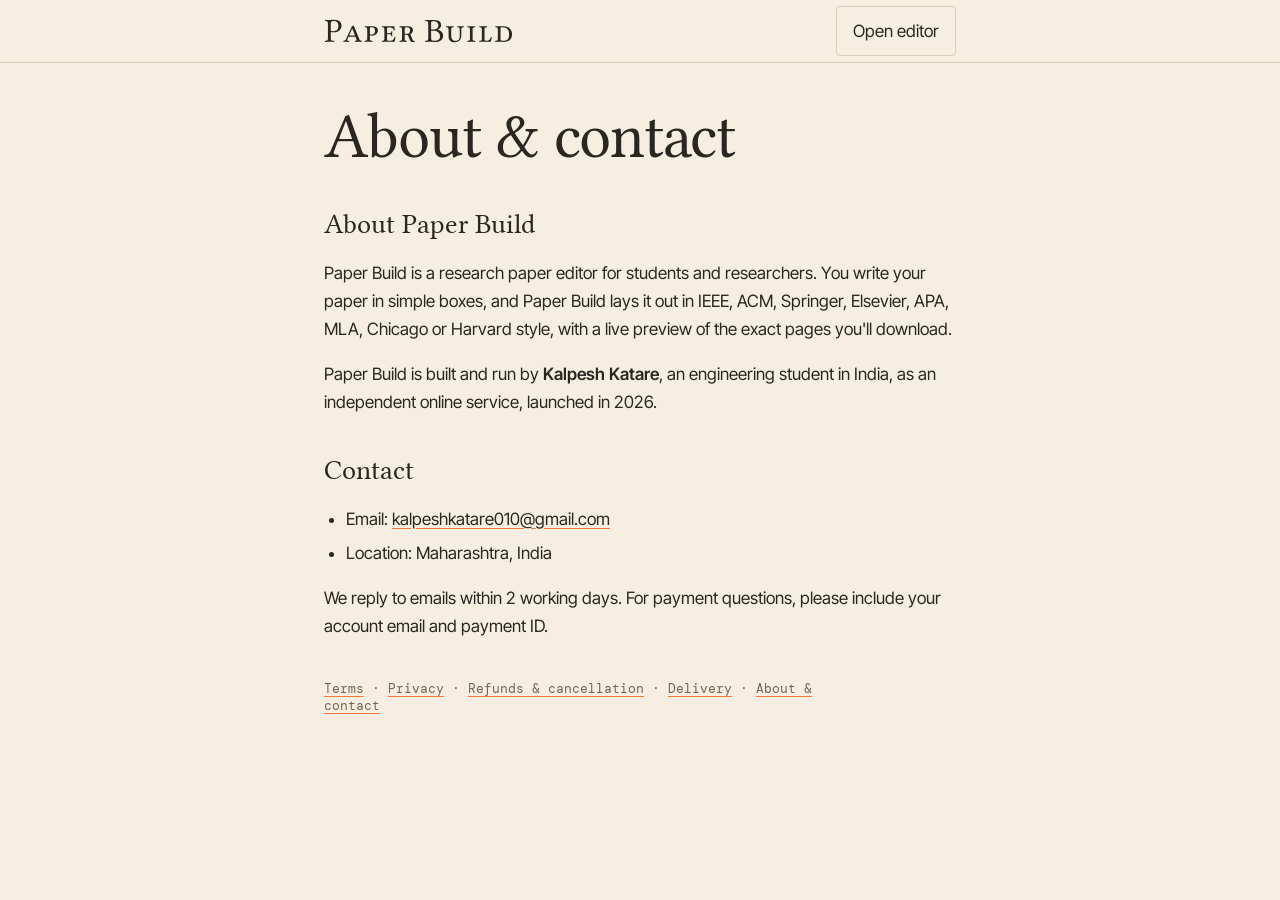
<file: contact.html>
<!DOCTYPE html>
<html lang="en">
<head>
<meta charset="utf-8">
<meta name="viewport" content="width=device-width,initial-scale=1">
<title>About and contact · Paper Build</title>
<meta name="description" content="Who runs Paper Build and how to reach us.">
<meta name="theme-color" content="#f6efe1">
<link rel="icon" href="assets/icon.svg" type="image/svg+xml">
<script>try{document.documentElement.dataset.theme=localStorage.getItem("pb-theme")==="dark"?"dark":"light"}catch(e){document.documentElement.dataset.theme="light"}</script>
<link href="fonts/fonts.css" rel="stylesheet">
<style>
:root{color-scheme:light;--bg:#f6efe1;--ink:#2a2620;--mute:#6f6756;--soft:#d6ccb6;--orange:#f47a3c}
:root[data-theme=dark]{color-scheme:dark;--bg:#25221c;--ink:#efe8d8;--mute:#b0a793;--soft:#4c463a}
*{box-sizing:border-box}
body{margin:0;background:var(--bg);color:var(--ink);font:17px/1.65 "Inter Tight",system-ui,sans-serif}
nav{border-bottom:1.5px solid var(--soft)}
.wrap{max-width:760px;margin:0 auto;padding:0 max(5vw,18px)}
nav .wrap{display:flex;align-items:center;justify-content:space-between;min-height:62px}
.logo{line-height:0;color:var(--ink)}.logo svg{height:24px;width:auto}
nav a.btn{border:1.5px solid var(--soft);border-radius:4px;padding:10px 16px;text-decoration:none;color:var(--ink)}
main{padding:40px 0 70px}
h1{font:400 clamp(40px,7vw,64px)/1.05 "Libertinus Serif",Georgia,serif;margin:0 0 8px;letter-spacing:-.02em}
h2{font:400 28px/1.2 "Libertinus Serif",Georgia,serif;margin:38px 0 8px}
.date{font:13px "DM Mono",monospace;color:var(--mute);margin:0 0 26px}
p,li{max-width:66ch}
ul{padding-left:22px}li{margin:6px 0}
a{color:inherit;text-decoration-color:var(--orange);text-underline-offset:3px}
.box{border-left:4px solid var(--orange);padding:10px 16px;background:rgba(244,122,60,.08);border-radius:0 6px 6px 0}
</style>
</head>
<body>
<nav><div class="wrap"><a class="logo" href="index.html" aria-label="Paper Build home"><svg viewBox="-12 -676 5588 710" role="img" aria-label="Paper Build"><path fill="currentColor" d="M104 -523V-122C104 -39 87 -34 17 -31C11 -25 11 -4 17 2C62 1 111 0 147 0C182 0 241 1 291 2C297 -4 297 -25 291 -31C213 -35 189 -39 189 -122V-292C211 -285 235 -282 270 -282C452 -282 507 -401 507 -486C507 -545 468 -652 283 -652C245 -652 186 -645 146 -645C109 -645 57 -646 17 -647C11 -641 11 -620 17 -614C87 -611 104 -606 104 -523ZM189 -554C189 -583 204 -618 276 -618C345 -618 414 -595 414 -468C414 -360 362 -316 265 -316C240 -316 200 -318 189 -321Z M651 -105C631 -61 619 -36 566 -31C560 -25 560 -4 566 2C584 1 606 0 632 0C659 0 697 1 728 2C734 -4 734 -25 728 -31C674 -35 667 -48 690 -98L709 -141C712 -149 715 -152 731 -152H918L939 -98C961 -44 962 -36 908 -31C902 -25 902 -4 908 2C943 1 982 0 1014 0C1044 0 1073 1 1102 2C1108 -4 1108 -25 1102 -31C1049 -38 1046 -46 1022 -104L868 -481C853 -473 834 -465 814 -462ZM906 -186H755C735 -186 737 -199 745 -219L819 -388L826 -389Z M1346 -122V-196C1364 -188 1384 -184 1409 -184C1543 -184 1584 -280 1584 -340C1584 -392 1554 -462 1412 -462C1375 -462 1333 -460 1306 -460C1277 -460 1235 -461 1195 -462C1189 -456 1189 -435 1195 -429C1256 -425 1267 -421 1267 -338V-122C1267 -39 1256 -36 1195 -31C1189 -25 1189 -4 1195 2C1228 1 1263 0 1307 0C1350 0 1385 1 1418 2C1424 -4 1424 -25 1418 -31C1357 -35 1346 -39 1346 -122ZM1346 -384C1346 -416 1358 -429 1406 -429C1465 -429 1497 -398 1497 -328C1497 -256 1471 -217 1411 -217C1391 -217 1366 -220 1346 -228Z M1911 -225C1977 -225 1978 -206 1980 -169C1985 -164 2003 -164 2008 -169C2007 -192 2006 -226 2006 -242C2006 -256 2007 -288 2008 -313C2003 -318 1985 -318 1980 -313C1978 -268 1976 -257 1911 -257H1854V-399C1854 -416 1867 -427 1886 -427H1943C2025 -427 2038 -394 2056 -337C2066 -336 2075 -338 2083 -342C2079 -376 2067 -454 2065 -461C2065 -463 2064 -464 2062 -464C2048 -461 2038 -460 2021 -460H1814C1785 -460 1739 -461 1703 -462C1697 -456 1697 -435 1703 -429C1764 -425 1775 -421 1775 -338V-122C1775 -39 1764 -36 1703 -31C1697 -25 1697 -4 1703 2C1739 1 1783 0 1815 0H1969C2009 0 2075 2 2075 2C2087 -39 2098 -94 2105 -136C2096 -141 2088 -143 2077 -140C2061 -81 2032 -31 1949 -31H1906C1864 -31 1854 -42 1854 -75V-225Z M2376 -122V-209H2431C2469 -209 2483 -176 2496 -139L2518 -79C2541 -17 2575 7 2618 7C2633 7 2664 4 2681 0C2684 -10 2682 -20 2675 -28C2639 -28 2620 -34 2600 -86L2571 -161C2559 -192 2547 -209 2534 -222V-224C2568 -236 2619 -277 2619 -346C2619 -429 2567 -464 2448 -464C2423 -464 2366 -460 2336 -460C2307 -460 2265 -461 2225 -462C2219 -456 2219 -435 2225 -429C2286 -425 2297 -421 2297 -338V-122C2297 -39 2286 -36 2225 -31C2219 -25 2219 -4 2225 2C2263 1 2304 0 2337 0C2368 0 2401 1 2433 2C2439 -4 2439 -25 2433 -31C2386 -34 2376 -39 2376 -122ZM2532 -346C2532 -267 2509 -238 2420 -238H2376V-368C2376 -421 2386 -431 2442 -431C2512 -431 2532 -406 2532 -346Z M3114.0 -645C3078.0 -645 3024.0 -646 2985.0 -647C2979.0 -641 2979.0 -620 2985.0 -614C3055.0 -611 3072.0 -606 3072.0 -523V-122C3072.0 -39 3055.0 -34 2985.0 -31C2979.0 -25 2979.0 -4 2985.0 2C3024.0 1 3078.0 0 3115.0 0C3151.0 0 3177.0 2 3261.0 2C3460.0 2 3513.0 -98 3513.0 -184C3513.0 -280 3446.0 -335 3359.0 -360V-362C3409.0 -387 3454.0 -439 3454.0 -493C3454.0 -560 3425.0 -647 3239.0 -647C3204.0 -647 3150.0 -645 3114.0 -645ZM3157.0 -332H3226.0C3363.0 -332 3420.0 -255 3420.0 -165C3420.0 -92 3392.0 -31 3240.0 -31C3170.0 -31 3157.0 -57 3157.0 -118ZM3157.0 -550C3157.0 -603 3157.0 -613 3244.0 -613C3300.0 -613 3373.0 -583 3373.0 -481C3373.0 -396 3314.0 -366 3231.0 -366H3157.0Z M4004.0 -338V-211C4004.0 -125 4004.0 -31 3872.0 -31C3773.0 -31 3752.0 -109 3752.0 -202V-338C3752.0 -421 3763.0 -424 3824.0 -429C3830.0 -435 3830.0 -456 3824.0 -462C3785.0 -461 3745.0 -460 3712.0 -460C3676.0 -460 3637.0 -461 3601.0 -462C3595.0 -456 3595.0 -435 3601.0 -429C3662.0 -425 3673.0 -421 3673.0 -338V-181C3673.0 -31 3746.0 10 3855.0 10C4010.0 10 4051.0 -78 4051.0 -224V-338C4051.0 -421 4062.0 -424 4123.0 -429C4129.0 -435 4129.0 -456 4123.0 -462C4093.0 -461 4057.0 -460 4027.0 -460C3997.0 -460 3962.0 -461 3932.0 -462C3926.0 -456 3926.0 -435 3932.0 -429C3993.0 -425 4004.0 -421 4004.0 -338Z M4385.0 -338C4385.0 -421 4396.0 -424 4457.0 -429C4463.0 -435 4463.0 -456 4457.0 -462C4419.0 -461 4376.0 -460 4345.0 -460C4315.0 -460 4273.0 -461 4234.0 -462C4228.0 -456 4228.0 -435 4234.0 -429C4295.0 -425 4306.0 -421 4306.0 -338V-122C4306.0 -39 4295.0 -36 4234.0 -31C4228.0 -25 4228.0 -4 4234.0 2C4271.0 1 4312.0 0 4346.0 0C4378.0 0 4422.0 1 4457.0 2C4463.0 -4 4463.0 -25 4457.0 -31C4396.0 -35 4385.0 -39 4385.0 -122Z M4925.0 0C4925.0 0 4948.0 -96 4955.0 -138C4946.0 -143 4938.0 -145 4927.0 -142C4911.0 -83 4882.0 -34 4819.0 -34H4774.0C4751.0 -34 4737.0 -50 4737.0 -69V-338C4737.0 -421 4748.0 -424 4809.0 -429C4815.0 -435 4815.0 -456 4809.0 -462C4772.0 -461 4731.0 -460 4697.0 -460C4666.0 -460 4623.0 -461 4586.0 -462C4580.0 -456 4580.0 -435 4586.0 -429C4647.0 -425 4658.0 -421 4658.0 -338V-122C4658.0 -39 4656.0 -34 4586.0 -31C4580.0 -25 4580.0 -4 4586.0 2C4635.0 1 4701.0 0 4701.0 0Z M5170.0 -460C5143.0 -460 5098.0 -461 5059.0 -462C5053.0 -456 5053.0 -435 5059.0 -429C5120.0 -425 5131.0 -421 5131.0 -338V-122C5131.0 -39 5120.0 -36 5059.0 -31C5053.0 -25 5053.0 -4 5059.0 2C5097.0 1 5142.0 0 5171.0 0C5197.0 0 5237.0 2 5317.0 2C5428.0 2 5552.0 -50 5552.0 -225C5552.0 -358 5470.0 -462 5303.0 -462C5235.0 -462 5199.0 -460 5170.0 -460ZM5210.0 -76V-398C5210.0 -423 5235.0 -429 5274.0 -429C5442.0 -429 5465.0 -312 5465.0 -208C5465.0 -68 5403.0 -31 5293.0 -31C5217.0 -31 5210.0 -48 5210.0 -76Z"/></svg></a><a class="btn" href="app.html">Open editor</a></div></nav>
<main><div class="wrap">
<h1>About &amp; contact</h1>
<h2>About Paper Build</h2>
<p>Paper Build is a research paper editor for students and researchers. You write your paper in simple boxes, and Paper Build lays it out in IEEE, ACM, Springer, Elsevier, APA, MLA, Chicago or Harvard style, with a live preview of the exact pages you'll download.</p>
<p>Paper Build is built and run by <b>Kalpesh Katare</b>, an engineering student in India, as an independent online service, launched in 2026.</p>
<h2>Contact</h2>
<ul><li>Email: <a href="mailto:kalpeshkatare010@gmail.com">kalpeshkatare010@gmail.com</a></li>
<li>Location: Maharashtra, India</li></ul>
<p>We reply to emails within 2 working days. For payment questions, please include your account email and payment ID.</p>
<p class="date" style="margin-top:40px"><a href="terms.html">Terms</a> · <a href="privacy.html">Privacy</a> · <a href="refunds.html">Refunds &amp; cancellation</a> · <a href="delivery.html">Delivery</a> · <a href="contact.html">About &amp; contact</a></p>
</div></main>
</body>
</html>
</file>
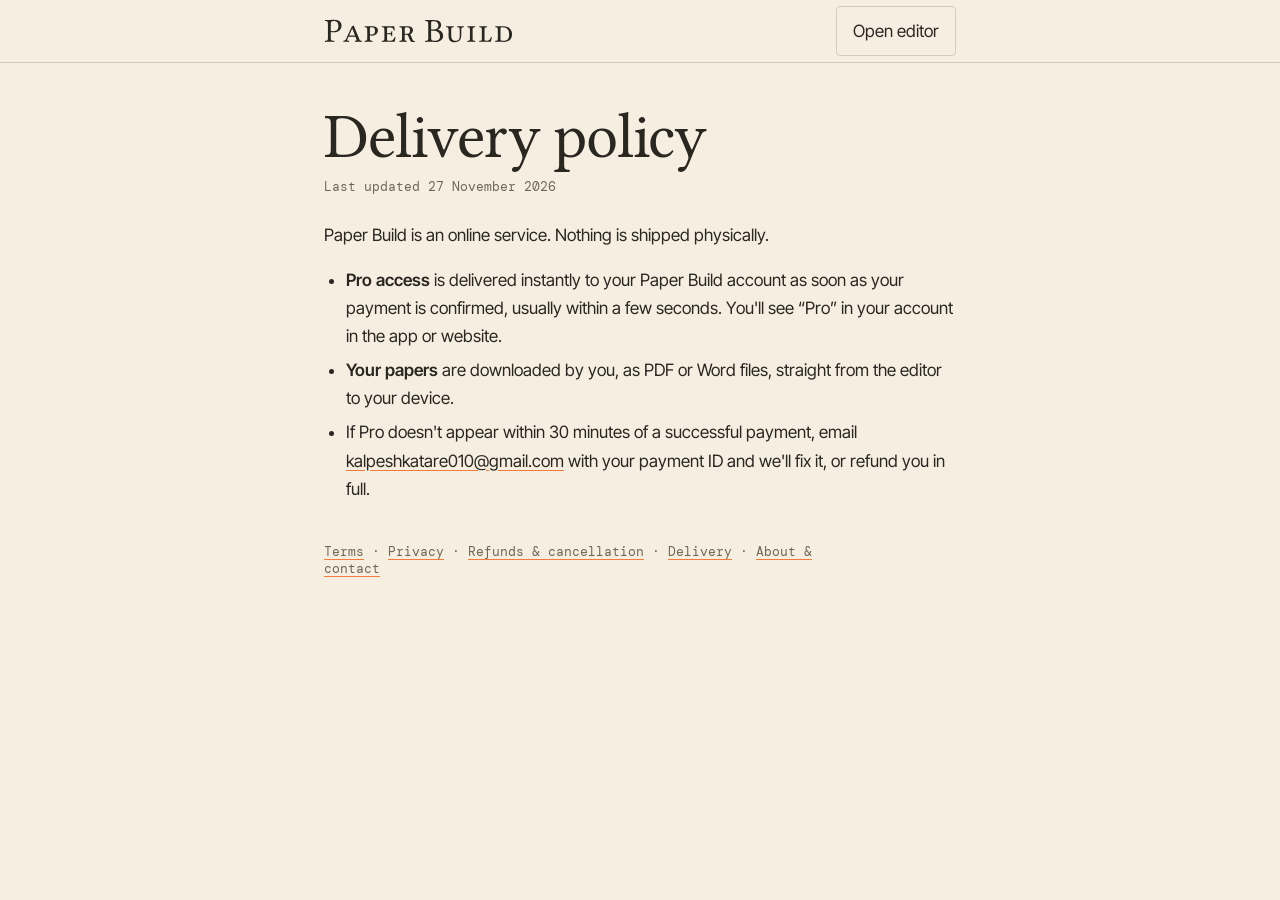
<file: delivery.html>
<!DOCTYPE html>
<html lang="en">
<head>
<meta charset="utf-8">
<meta name="viewport" content="width=device-width,initial-scale=1">
<title>Delivery policy · Paper Build</title>
<meta name="description" content="How Pro is delivered after you pay.">
<meta name="theme-color" content="#f6efe1">
<link rel="icon" href="assets/icon.svg" type="image/svg+xml">
<script>try{document.documentElement.dataset.theme=localStorage.getItem("pb-theme")==="dark"?"dark":"light"}catch(e){document.documentElement.dataset.theme="light"}</script>
<link href="fonts/fonts.css" rel="stylesheet">
<style>
:root{color-scheme:light;--bg:#f6efe1;--ink:#2a2620;--mute:#6f6756;--soft:#d6ccb6;--orange:#f47a3c}
:root[data-theme=dark]{color-scheme:dark;--bg:#25221c;--ink:#efe8d8;--mute:#b0a793;--soft:#4c463a}
*{box-sizing:border-box}
body{margin:0;background:var(--bg);color:var(--ink);font:17px/1.65 "Inter Tight",system-ui,sans-serif}
nav{border-bottom:1.5px solid var(--soft)}
.wrap{max-width:760px;margin:0 auto;padding:0 max(5vw,18px)}
nav .wrap{display:flex;align-items:center;justify-content:space-between;min-height:62px}
.logo{line-height:0;color:var(--ink)}.logo svg{height:24px;width:auto}
nav a.btn{border:1.5px solid var(--soft);border-radius:4px;padding:10px 16px;text-decoration:none;color:var(--ink)}
main{padding:40px 0 70px}
h1{font:400 clamp(40px,7vw,64px)/1.05 "Libertinus Serif",Georgia,serif;margin:0 0 8px;letter-spacing:-.02em}
h2{font:400 28px/1.2 "Libertinus Serif",Georgia,serif;margin:38px 0 8px}
.date{font:13px "DM Mono",monospace;color:var(--mute);margin:0 0 26px}
p,li{max-width:66ch}
ul{padding-left:22px}li{margin:6px 0}
a{color:inherit;text-decoration-color:var(--orange);text-underline-offset:3px}
.box{border-left:4px solid var(--orange);padding:10px 16px;background:rgba(244,122,60,.08);border-radius:0 6px 6px 0}
</style>
</head>
<body>
<nav><div class="wrap"><a class="logo" href="index.html" aria-label="Paper Build home"><svg viewBox="-12 -676 5588 710" role="img" aria-label="Paper Build"><path fill="currentColor" d="M104 -523V-122C104 -39 87 -34 17 -31C11 -25 11 -4 17 2C62 1 111 0 147 0C182 0 241 1 291 2C297 -4 297 -25 291 -31C213 -35 189 -39 189 -122V-292C211 -285 235 -282 270 -282C452 -282 507 -401 507 -486C507 -545 468 -652 283 -652C245 -652 186 -645 146 -645C109 -645 57 -646 17 -647C11 -641 11 -620 17 -614C87 -611 104 -606 104 -523ZM189 -554C189 -583 204 -618 276 -618C345 -618 414 -595 414 -468C414 -360 362 -316 265 -316C240 -316 200 -318 189 -321Z M651 -105C631 -61 619 -36 566 -31C560 -25 560 -4 566 2C584 1 606 0 632 0C659 0 697 1 728 2C734 -4 734 -25 728 -31C674 -35 667 -48 690 -98L709 -141C712 -149 715 -152 731 -152H918L939 -98C961 -44 962 -36 908 -31C902 -25 902 -4 908 2C943 1 982 0 1014 0C1044 0 1073 1 1102 2C1108 -4 1108 -25 1102 -31C1049 -38 1046 -46 1022 -104L868 -481C853 -473 834 -465 814 -462ZM906 -186H755C735 -186 737 -199 745 -219L819 -388L826 -389Z M1346 -122V-196C1364 -188 1384 -184 1409 -184C1543 -184 1584 -280 1584 -340C1584 -392 1554 -462 1412 -462C1375 -462 1333 -460 1306 -460C1277 -460 1235 -461 1195 -462C1189 -456 1189 -435 1195 -429C1256 -425 1267 -421 1267 -338V-122C1267 -39 1256 -36 1195 -31C1189 -25 1189 -4 1195 2C1228 1 1263 0 1307 0C1350 0 1385 1 1418 2C1424 -4 1424 -25 1418 -31C1357 -35 1346 -39 1346 -122ZM1346 -384C1346 -416 1358 -429 1406 -429C1465 -429 1497 -398 1497 -328C1497 -256 1471 -217 1411 -217C1391 -217 1366 -220 1346 -228Z M1911 -225C1977 -225 1978 -206 1980 -169C1985 -164 2003 -164 2008 -169C2007 -192 2006 -226 2006 -242C2006 -256 2007 -288 2008 -313C2003 -318 1985 -318 1980 -313C1978 -268 1976 -257 1911 -257H1854V-399C1854 -416 1867 -427 1886 -427H1943C2025 -427 2038 -394 2056 -337C2066 -336 2075 -338 2083 -342C2079 -376 2067 -454 2065 -461C2065 -463 2064 -464 2062 -464C2048 -461 2038 -460 2021 -460H1814C1785 -460 1739 -461 1703 -462C1697 -456 1697 -435 1703 -429C1764 -425 1775 -421 1775 -338V-122C1775 -39 1764 -36 1703 -31C1697 -25 1697 -4 1703 2C1739 1 1783 0 1815 0H1969C2009 0 2075 2 2075 2C2087 -39 2098 -94 2105 -136C2096 -141 2088 -143 2077 -140C2061 -81 2032 -31 1949 -31H1906C1864 -31 1854 -42 1854 -75V-225Z M2376 -122V-209H2431C2469 -209 2483 -176 2496 -139L2518 -79C2541 -17 2575 7 2618 7C2633 7 2664 4 2681 0C2684 -10 2682 -20 2675 -28C2639 -28 2620 -34 2600 -86L2571 -161C2559 -192 2547 -209 2534 -222V-224C2568 -236 2619 -277 2619 -346C2619 -429 2567 -464 2448 -464C2423 -464 2366 -460 2336 -460C2307 -460 2265 -461 2225 -462C2219 -456 2219 -435 2225 -429C2286 -425 2297 -421 2297 -338V-122C2297 -39 2286 -36 2225 -31C2219 -25 2219 -4 2225 2C2263 1 2304 0 2337 0C2368 0 2401 1 2433 2C2439 -4 2439 -25 2433 -31C2386 -34 2376 -39 2376 -122ZM2532 -346C2532 -267 2509 -238 2420 -238H2376V-368C2376 -421 2386 -431 2442 -431C2512 -431 2532 -406 2532 -346Z M3114.0 -645C3078.0 -645 3024.0 -646 2985.0 -647C2979.0 -641 2979.0 -620 2985.0 -614C3055.0 -611 3072.0 -606 3072.0 -523V-122C3072.0 -39 3055.0 -34 2985.0 -31C2979.0 -25 2979.0 -4 2985.0 2C3024.0 1 3078.0 0 3115.0 0C3151.0 0 3177.0 2 3261.0 2C3460.0 2 3513.0 -98 3513.0 -184C3513.0 -280 3446.0 -335 3359.0 -360V-362C3409.0 -387 3454.0 -439 3454.0 -493C3454.0 -560 3425.0 -647 3239.0 -647C3204.0 -647 3150.0 -645 3114.0 -645ZM3157.0 -332H3226.0C3363.0 -332 3420.0 -255 3420.0 -165C3420.0 -92 3392.0 -31 3240.0 -31C3170.0 -31 3157.0 -57 3157.0 -118ZM3157.0 -550C3157.0 -603 3157.0 -613 3244.0 -613C3300.0 -613 3373.0 -583 3373.0 -481C3373.0 -396 3314.0 -366 3231.0 -366H3157.0Z M4004.0 -338V-211C4004.0 -125 4004.0 -31 3872.0 -31C3773.0 -31 3752.0 -109 3752.0 -202V-338C3752.0 -421 3763.0 -424 3824.0 -429C3830.0 -435 3830.0 -456 3824.0 -462C3785.0 -461 3745.0 -460 3712.0 -460C3676.0 -460 3637.0 -461 3601.0 -462C3595.0 -456 3595.0 -435 3601.0 -429C3662.0 -425 3673.0 -421 3673.0 -338V-181C3673.0 -31 3746.0 10 3855.0 10C4010.0 10 4051.0 -78 4051.0 -224V-338C4051.0 -421 4062.0 -424 4123.0 -429C4129.0 -435 4129.0 -456 4123.0 -462C4093.0 -461 4057.0 -460 4027.0 -460C3997.0 -460 3962.0 -461 3932.0 -462C3926.0 -456 3926.0 -435 3932.0 -429C3993.0 -425 4004.0 -421 4004.0 -338Z M4385.0 -338C4385.0 -421 4396.0 -424 4457.0 -429C4463.0 -435 4463.0 -456 4457.0 -462C4419.0 -461 4376.0 -460 4345.0 -460C4315.0 -460 4273.0 -461 4234.0 -462C4228.0 -456 4228.0 -435 4234.0 -429C4295.0 -425 4306.0 -421 4306.0 -338V-122C4306.0 -39 4295.0 -36 4234.0 -31C4228.0 -25 4228.0 -4 4234.0 2C4271.0 1 4312.0 0 4346.0 0C4378.0 0 4422.0 1 4457.0 2C4463.0 -4 4463.0 -25 4457.0 -31C4396.0 -35 4385.0 -39 4385.0 -122Z M4925.0 0C4925.0 0 4948.0 -96 4955.0 -138C4946.0 -143 4938.0 -145 4927.0 -142C4911.0 -83 4882.0 -34 4819.0 -34H4774.0C4751.0 -34 4737.0 -50 4737.0 -69V-338C4737.0 -421 4748.0 -424 4809.0 -429C4815.0 -435 4815.0 -456 4809.0 -462C4772.0 -461 4731.0 -460 4697.0 -460C4666.0 -460 4623.0 -461 4586.0 -462C4580.0 -456 4580.0 -435 4586.0 -429C4647.0 -425 4658.0 -421 4658.0 -338V-122C4658.0 -39 4656.0 -34 4586.0 -31C4580.0 -25 4580.0 -4 4586.0 2C4635.0 1 4701.0 0 4701.0 0Z M5170.0 -460C5143.0 -460 5098.0 -461 5059.0 -462C5053.0 -456 5053.0 -435 5059.0 -429C5120.0 -425 5131.0 -421 5131.0 -338V-122C5131.0 -39 5120.0 -36 5059.0 -31C5053.0 -25 5053.0 -4 5059.0 2C5097.0 1 5142.0 0 5171.0 0C5197.0 0 5237.0 2 5317.0 2C5428.0 2 5552.0 -50 5552.0 -225C5552.0 -358 5470.0 -462 5303.0 -462C5235.0 -462 5199.0 -460 5170.0 -460ZM5210.0 -76V-398C5210.0 -423 5235.0 -429 5274.0 -429C5442.0 -429 5465.0 -312 5465.0 -208C5465.0 -68 5403.0 -31 5293.0 -31C5217.0 -31 5210.0 -48 5210.0 -76Z"/></svg></a><a class="btn" href="app.html">Open editor</a></div></nav>
<main><div class="wrap">
<h1>Delivery policy</h1>
<p class="date">Last updated 27 November 2026</p>
<p>Paper Build is an online service. Nothing is shipped physically.</p>
<ul><li><b>Pro access</b> is delivered instantly to your Paper Build account as soon as your payment is confirmed, usually within a few seconds. You'll see “Pro” in your account in the app or website.</li>
<li><b>Your papers</b> are downloaded by you, as PDF or Word files, straight from the editor to your device.</li>
<li>If Pro doesn't appear within 30 minutes of a successful payment, email <a href="mailto:kalpeshkatare010@gmail.com">kalpeshkatare010@gmail.com</a> with your payment ID and we'll fix it, or refund you in full.</li></ul>
<p class="date" style="margin-top:40px"><a href="terms.html">Terms</a> · <a href="privacy.html">Privacy</a> · <a href="refunds.html">Refunds &amp; cancellation</a> · <a href="delivery.html">Delivery</a> · <a href="contact.html">About &amp; contact</a></p>
</div></main>
</body>
</html>
</file>
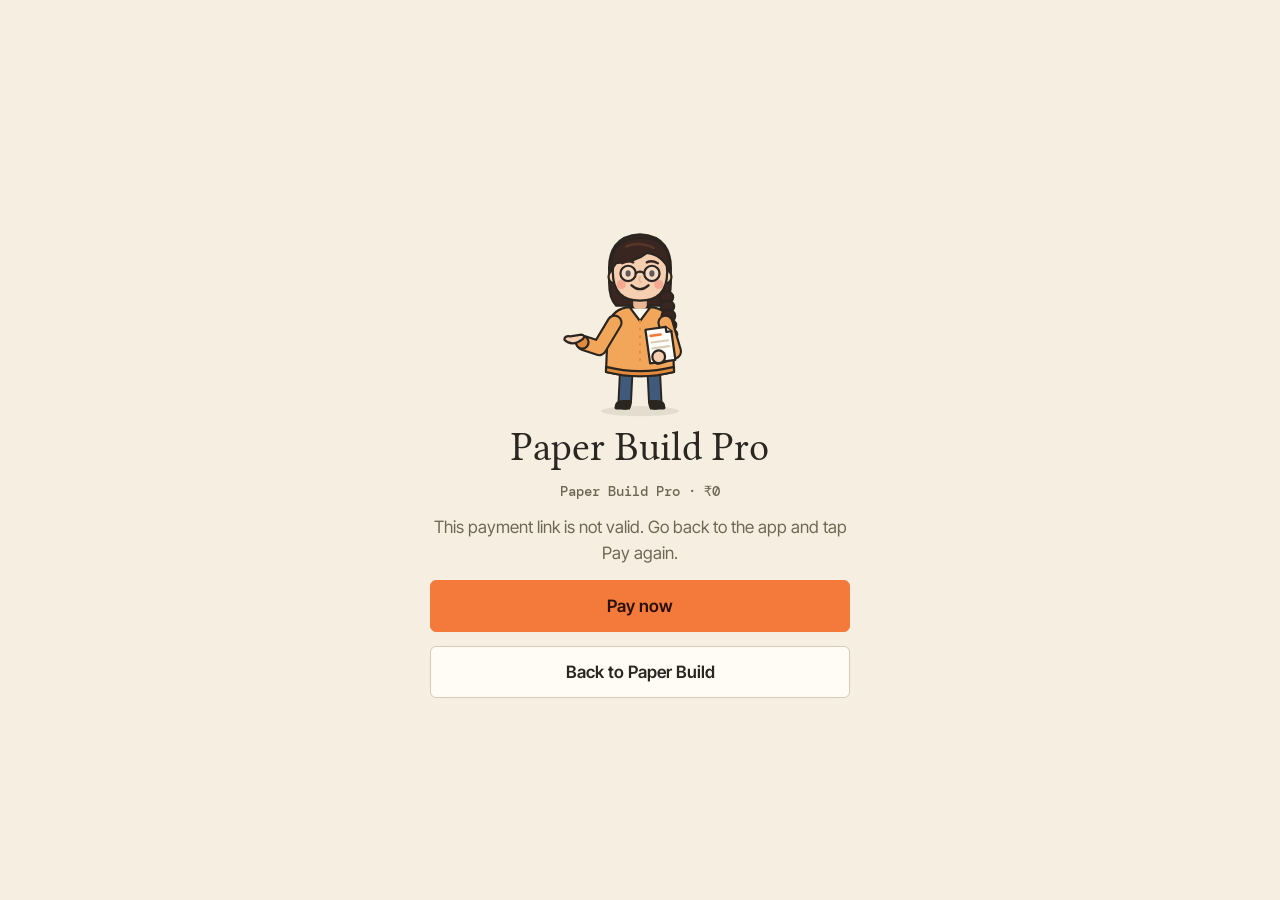
<file: pay.html>
<!DOCTYPE html>
<html lang="en">
<head>
<meta charset="utf-8">
<meta name="viewport" content="width=device-width,initial-scale=1">
<title>Pay · Paper Build</title>
<meta name="robots" content="noindex">
<meta name="theme-color" content="#f6efe1">
<link rel="icon" href="assets/icon.svg" type="image/svg+xml">
<link href="fonts/fonts.css" rel="stylesheet">
<style>
.mascot{display:block;width:100%;height:auto;overflow:visible}.mascot *{transform-box:view-box}
@media(prefers-reduced-motion:no-preference){.m-cheer .mb{animation:hop .7s ease-in-out infinite}@keyframes hop{50%{transform:translateY(-7px)}}.m-cheer .cf{animation:fall 1.4s ease-in infinite}@keyframes fall{0%{transform:translateY(-8px);opacity:0}15%{opacity:1}100%{transform:translateY(60px) rotate(140deg);opacity:0}}.m-sad .tear{animation:tear 1.8s ease-in infinite}@keyframes tear{0%{opacity:0}20%{opacity:1}100%{transform:translateY(16px);opacity:0}}}
:root{--bg:#f6efe1;--ink:#2a2620;--mute:#6f6756;--soft:#d6ccb6;--orange:#f47a3c}
*{box-sizing:border-box}
body{margin:0;min-height:100vh;display:grid;place-items:center;background:var(--bg);color:var(--ink);font:17px/1.55 "Inter Tight",system-ui,sans-serif;padding:24px}
.card{max-width:420px;width:100%;text-align:center;display:grid;gap:14px}
h1{font:400 40px/1.05 "Libertinus Serif",Georgia,serif;margin:0}
p{margin:0;color:var(--mute)}
.btn{display:inline-flex;align-items:center;justify-content:center;min-height:52px;padding:0 22px;border-radius:6px;border:1.5px solid var(--soft);background:#fffcf5;color:var(--ink);font:600 17px "Inter Tight",sans-serif;text-decoration:none;cursor:pointer}
.cta{background:var(--orange);border-color:var(--orange);color:#2a1004}
.amt{font:500 14px "DM Mono",monospace;color:var(--mute)}
</style>
</head>
<body>
<div class="card" id="c">
  <div id="pm" style="width:170px;margin:0 auto -4px"></div>
  <h1 id="h">Paper Build Pro</h1>
  <p class="amt" id="amt"></p>
  <p id="t">Opening secure payment by Razorpay…</p>
  <button class="btn cta" id="go" type="button" hidden>Pay now</button>
  <a class="btn" id="back" href="paperbuild://paid?pb_paid=0" hidden>Back to Paper Build</a>
</div>
<script src="assets/mascot.js"></script>
<script src="https://checkout.razorpay.com/v1/checkout.js"></script>
<script>
{
const q=new URLSearchParams(location.search),$=s=>document.querySelector(s);
const pose=p=>{const el=$('#pm');if(el&&window.mascot)el.innerHTML=mascot(p)};pose('point');
const o=q.get('o'),k=q.get('k'),a=Number(q.get('a')),c=q.get('c')||'INR',l=q.get('l')||'Paper Build Pro';
const money=c==='INR'?'₹'+(a/100).toLocaleString('en-IN'):(c+' '+(a/100).toFixed(2));
$('#amt').textContent=l+' · '+money;
function done(ok){$('#go').hidden=true;$('#back').hidden=false;
  if(ok){pose('cheer');$('#h').textContent='You’re Pro!';$('#t').textContent='Thank you! Pro is switching on in your account. Taking you back to the app…';$('#back').href='paperbuild://paid?pb_paid=1';$('#back').className='btn cta';setTimeout(()=>{location.href='paperbuild://paid?pb_paid=1'},1200)}
  else{pose('sad');$('#t').textContent='The payment was not completed. You have not been charged.'}}
if(!o||!k||!a||!window.Razorpay){$('#t').textContent='This payment link is not valid. Go back to the app and tap Pay again.';$('#back').hidden=false}
else{
  const rz=new Razorpay({key:k,amount:a,currency:c,order_id:o,name:'Paper Build',description:l,
    prefill:{name:q.get('n')||'',email:q.get('e')||'',contact:q.get('p')||''},theme:{color:'#f47a3c'},
    handler:()=>done(true),modal:{ondismiss:()=>{pose('think');$('#t').textContent='Payment window closed. Changed your mind, or want to try again?';$('#go').hidden=false;$('#back').hidden=false}}});
  rz.on('payment.failed',()=>{pose('sad');$('#h').textContent='Oh no';$('#t').textContent='The payment failed. You can try again, or go back to the app.';$('#go').hidden=false;$('#back').hidden=false});
  $('#go').addEventListener('click',()=>rz.open());
  try{rz.open()}catch(e){$('#go').hidden=false}
  setTimeout(()=>{$('#go').hidden=false},2500);
}
}
</script>
</body>
</html>
</file>
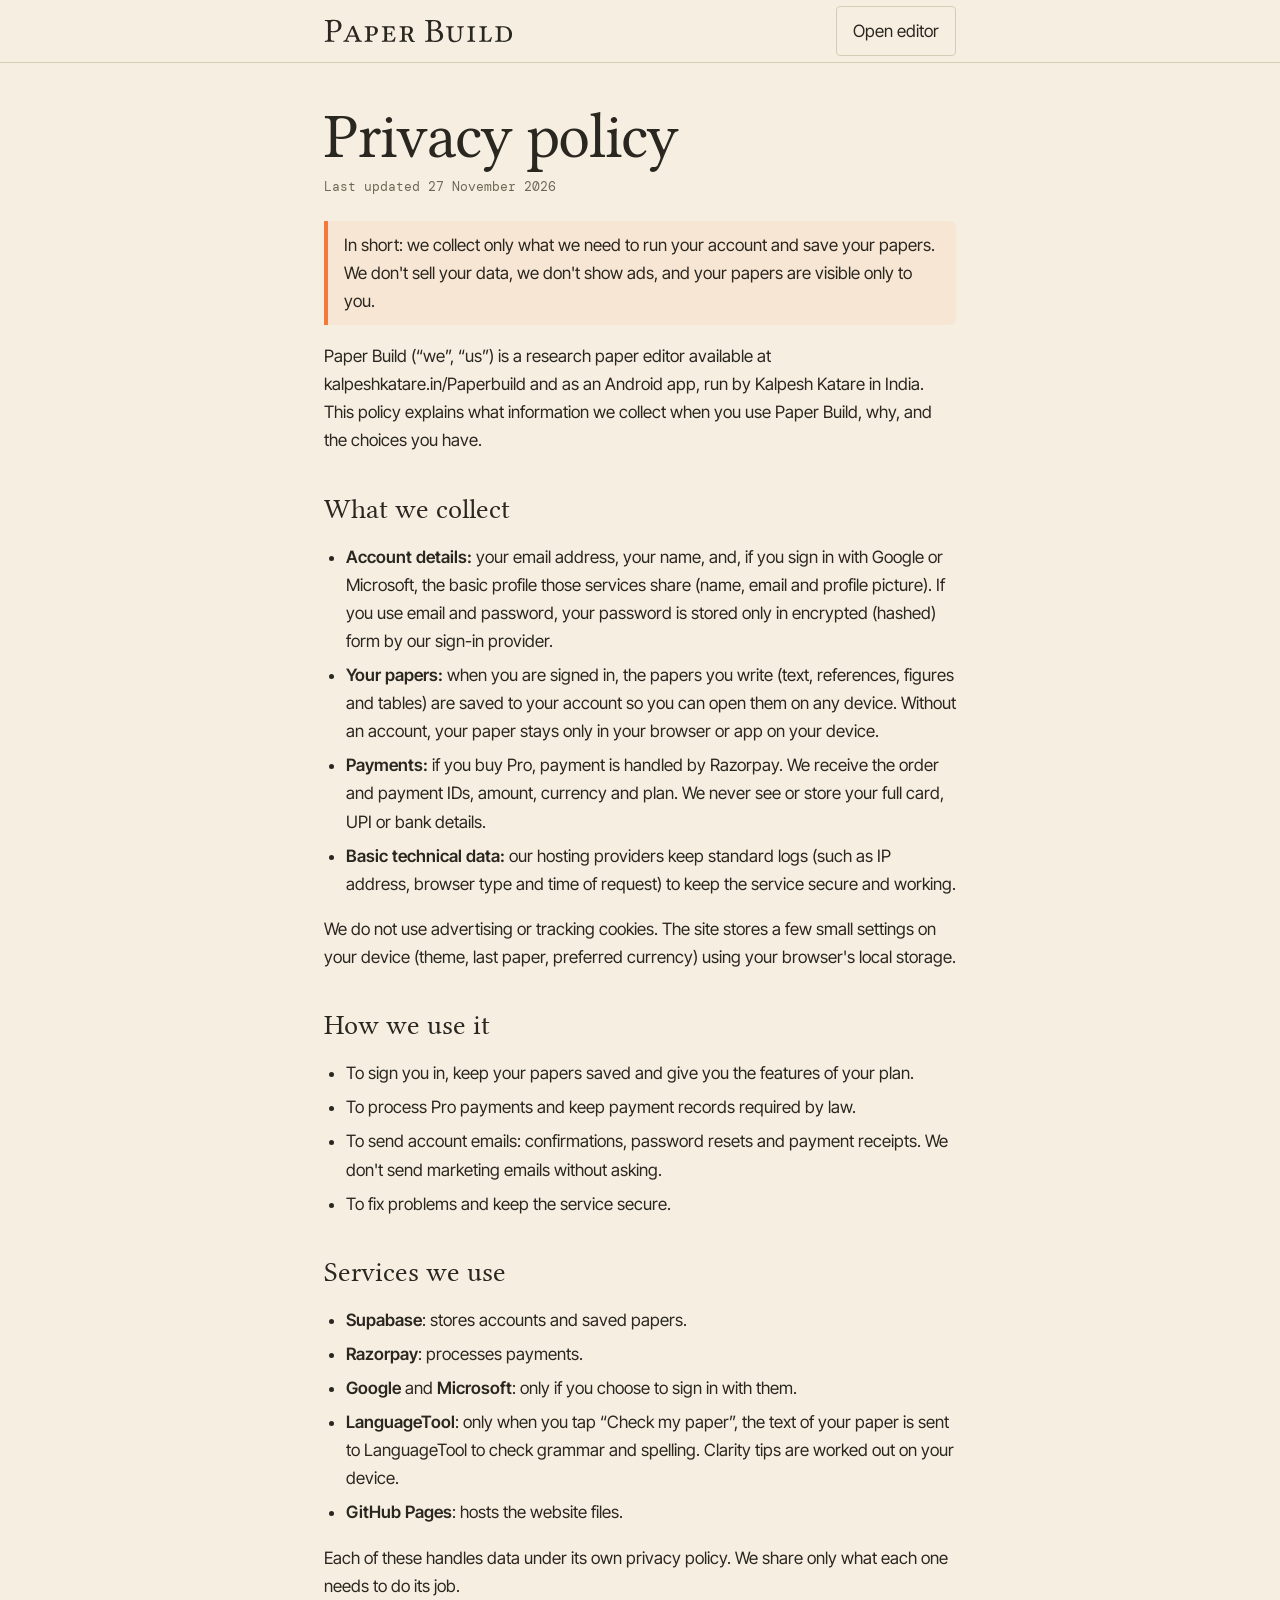
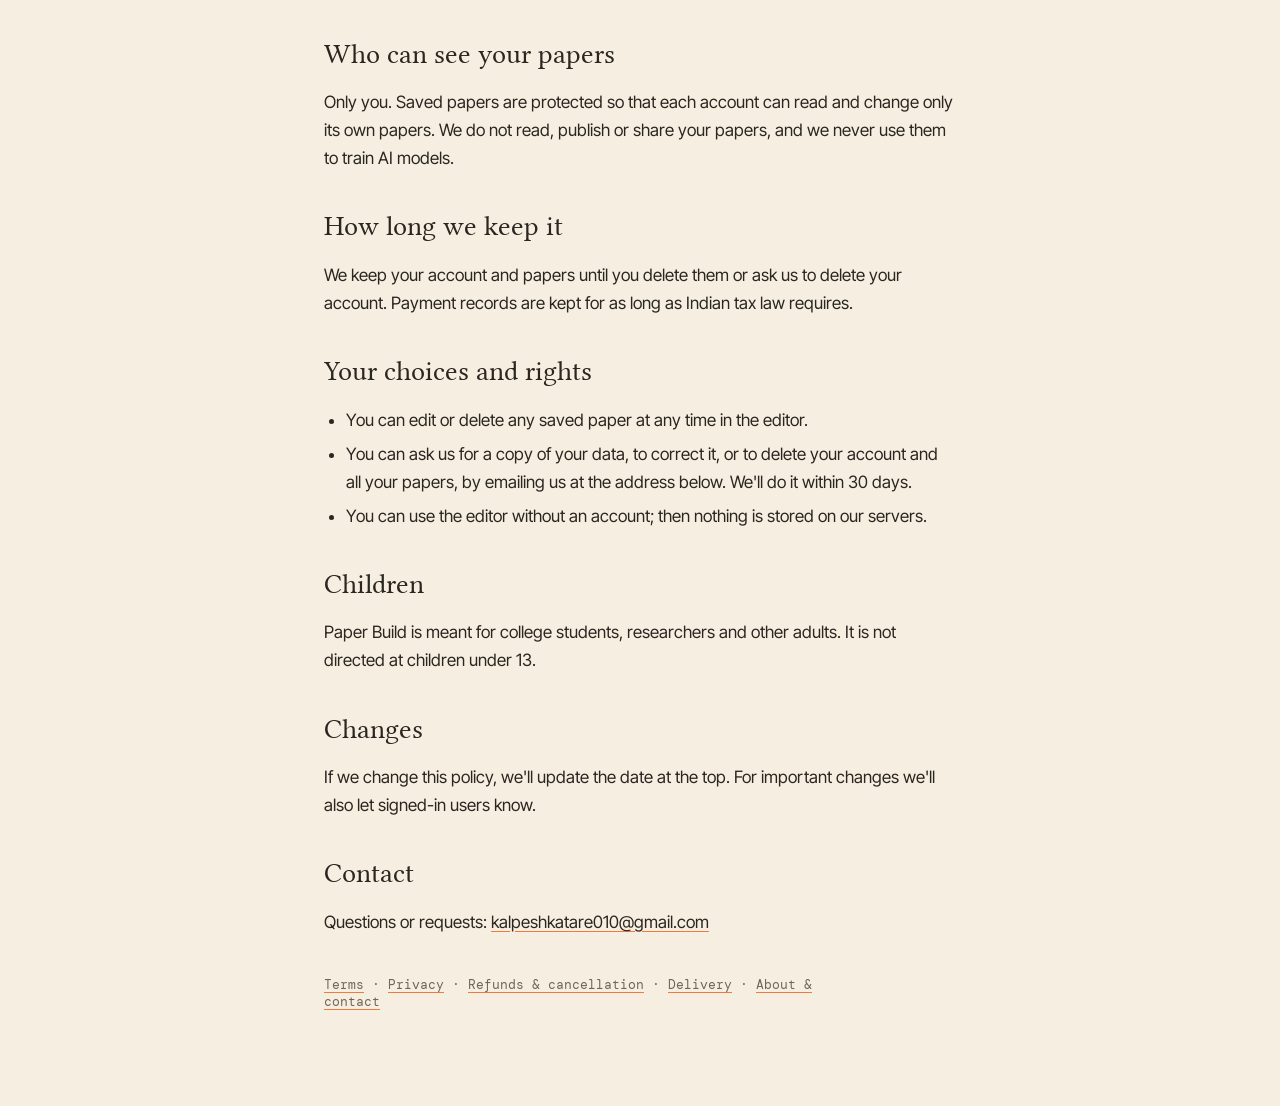
<file: privacy.html>
<!DOCTYPE html>
<html lang="en">
<head>
<meta charset="utf-8">
<meta name="viewport" content="width=device-width,initial-scale=1">
<title>Privacy policy · Paper Build</title>
<meta name="description" content="How Paper Build collects, uses and protects your information.">
<meta name="theme-color" content="#f6efe1">
<link rel="icon" href="assets/icon.svg" type="image/svg+xml">
<script>try{document.documentElement.dataset.theme=localStorage.getItem("pb-theme")==="dark"?"dark":"light"}catch(e){document.documentElement.dataset.theme="light"}</script>
<link href="fonts/fonts.css" rel="stylesheet">
<style>
:root{color-scheme:light;--bg:#f6efe1;--ink:#2a2620;--mute:#6f6756;--soft:#d6ccb6;--orange:#f47a3c}
:root[data-theme=dark]{color-scheme:dark;--bg:#25221c;--ink:#efe8d8;--mute:#b0a793;--soft:#4c463a}
*{box-sizing:border-box}
body{margin:0;background:var(--bg);color:var(--ink);font:17px/1.65 "Inter Tight",system-ui,sans-serif}
nav{border-bottom:1.5px solid var(--soft)}
.wrap{max-width:760px;margin:0 auto;padding:0 max(5vw,18px)}
nav .wrap{display:flex;align-items:center;justify-content:space-between;min-height:62px}
.logo{line-height:0;color:var(--ink)}.logo svg{height:24px;width:auto}
nav a.btn{border:1.5px solid var(--soft);border-radius:4px;padding:10px 16px;text-decoration:none;color:var(--ink)}
main{padding:40px 0 70px}
h1{font:400 clamp(40px,7vw,64px)/1.05 "Libertinus Serif",Georgia,serif;margin:0 0 8px;letter-spacing:-.02em}
h2{font:400 28px/1.2 "Libertinus Serif",Georgia,serif;margin:38px 0 8px}
.date{font:13px "DM Mono",monospace;color:var(--mute);margin:0 0 26px}
p,li{max-width:66ch}
ul{padding-left:22px}li{margin:6px 0}
a{color:inherit;text-decoration-color:var(--orange);text-underline-offset:3px}
.box{border-left:4px solid var(--orange);padding:10px 16px;background:rgba(244,122,60,.08);border-radius:0 6px 6px 0}
</style>
</head>
<body>
<nav><div class="wrap"><a class="logo" href="index.html" aria-label="Paper Build home"><svg viewBox="-12 -676 5588 710" role="img" aria-label="Paper Build"><path fill="currentColor" d="M104 -523V-122C104 -39 87 -34 17 -31C11 -25 11 -4 17 2C62 1 111 0 147 0C182 0 241 1 291 2C297 -4 297 -25 291 -31C213 -35 189 -39 189 -122V-292C211 -285 235 -282 270 -282C452 -282 507 -401 507 -486C507 -545 468 -652 283 -652C245 -652 186 -645 146 -645C109 -645 57 -646 17 -647C11 -641 11 -620 17 -614C87 -611 104 -606 104 -523ZM189 -554C189 -583 204 -618 276 -618C345 -618 414 -595 414 -468C414 -360 362 -316 265 -316C240 -316 200 -318 189 -321Z M651 -105C631 -61 619 -36 566 -31C560 -25 560 -4 566 2C584 1 606 0 632 0C659 0 697 1 728 2C734 -4 734 -25 728 -31C674 -35 667 -48 690 -98L709 -141C712 -149 715 -152 731 -152H918L939 -98C961 -44 962 -36 908 -31C902 -25 902 -4 908 2C943 1 982 0 1014 0C1044 0 1073 1 1102 2C1108 -4 1108 -25 1102 -31C1049 -38 1046 -46 1022 -104L868 -481C853 -473 834 -465 814 -462ZM906 -186H755C735 -186 737 -199 745 -219L819 -388L826 -389Z M1346 -122V-196C1364 -188 1384 -184 1409 -184C1543 -184 1584 -280 1584 -340C1584 -392 1554 -462 1412 -462C1375 -462 1333 -460 1306 -460C1277 -460 1235 -461 1195 -462C1189 -456 1189 -435 1195 -429C1256 -425 1267 -421 1267 -338V-122C1267 -39 1256 -36 1195 -31C1189 -25 1189 -4 1195 2C1228 1 1263 0 1307 0C1350 0 1385 1 1418 2C1424 -4 1424 -25 1418 -31C1357 -35 1346 -39 1346 -122ZM1346 -384C1346 -416 1358 -429 1406 -429C1465 -429 1497 -398 1497 -328C1497 -256 1471 -217 1411 -217C1391 -217 1366 -220 1346 -228Z M1911 -225C1977 -225 1978 -206 1980 -169C1985 -164 2003 -164 2008 -169C2007 -192 2006 -226 2006 -242C2006 -256 2007 -288 2008 -313C2003 -318 1985 -318 1980 -313C1978 -268 1976 -257 1911 -257H1854V-399C1854 -416 1867 -427 1886 -427H1943C2025 -427 2038 -394 2056 -337C2066 -336 2075 -338 2083 -342C2079 -376 2067 -454 2065 -461C2065 -463 2064 -464 2062 -464C2048 -461 2038 -460 2021 -460H1814C1785 -460 1739 -461 1703 -462C1697 -456 1697 -435 1703 -429C1764 -425 1775 -421 1775 -338V-122C1775 -39 1764 -36 1703 -31C1697 -25 1697 -4 1703 2C1739 1 1783 0 1815 0H1969C2009 0 2075 2 2075 2C2087 -39 2098 -94 2105 -136C2096 -141 2088 -143 2077 -140C2061 -81 2032 -31 1949 -31H1906C1864 -31 1854 -42 1854 -75V-225Z M2376 -122V-209H2431C2469 -209 2483 -176 2496 -139L2518 -79C2541 -17 2575 7 2618 7C2633 7 2664 4 2681 0C2684 -10 2682 -20 2675 -28C2639 -28 2620 -34 2600 -86L2571 -161C2559 -192 2547 -209 2534 -222V-224C2568 -236 2619 -277 2619 -346C2619 -429 2567 -464 2448 -464C2423 -464 2366 -460 2336 -460C2307 -460 2265 -461 2225 -462C2219 -456 2219 -435 2225 -429C2286 -425 2297 -421 2297 -338V-122C2297 -39 2286 -36 2225 -31C2219 -25 2219 -4 2225 2C2263 1 2304 0 2337 0C2368 0 2401 1 2433 2C2439 -4 2439 -25 2433 -31C2386 -34 2376 -39 2376 -122ZM2532 -346C2532 -267 2509 -238 2420 -238H2376V-368C2376 -421 2386 -431 2442 -431C2512 -431 2532 -406 2532 -346Z M3114.0 -645C3078.0 -645 3024.0 -646 2985.0 -647C2979.0 -641 2979.0 -620 2985.0 -614C3055.0 -611 3072.0 -606 3072.0 -523V-122C3072.0 -39 3055.0 -34 2985.0 -31C2979.0 -25 2979.0 -4 2985.0 2C3024.0 1 3078.0 0 3115.0 0C3151.0 0 3177.0 2 3261.0 2C3460.0 2 3513.0 -98 3513.0 -184C3513.0 -280 3446.0 -335 3359.0 -360V-362C3409.0 -387 3454.0 -439 3454.0 -493C3454.0 -560 3425.0 -647 3239.0 -647C3204.0 -647 3150.0 -645 3114.0 -645ZM3157.0 -332H3226.0C3363.0 -332 3420.0 -255 3420.0 -165C3420.0 -92 3392.0 -31 3240.0 -31C3170.0 -31 3157.0 -57 3157.0 -118ZM3157.0 -550C3157.0 -603 3157.0 -613 3244.0 -613C3300.0 -613 3373.0 -583 3373.0 -481C3373.0 -396 3314.0 -366 3231.0 -366H3157.0Z M4004.0 -338V-211C4004.0 -125 4004.0 -31 3872.0 -31C3773.0 -31 3752.0 -109 3752.0 -202V-338C3752.0 -421 3763.0 -424 3824.0 -429C3830.0 -435 3830.0 -456 3824.0 -462C3785.0 -461 3745.0 -460 3712.0 -460C3676.0 -460 3637.0 -461 3601.0 -462C3595.0 -456 3595.0 -435 3601.0 -429C3662.0 -425 3673.0 -421 3673.0 -338V-181C3673.0 -31 3746.0 10 3855.0 10C4010.0 10 4051.0 -78 4051.0 -224V-338C4051.0 -421 4062.0 -424 4123.0 -429C4129.0 -435 4129.0 -456 4123.0 -462C4093.0 -461 4057.0 -460 4027.0 -460C3997.0 -460 3962.0 -461 3932.0 -462C3926.0 -456 3926.0 -435 3932.0 -429C3993.0 -425 4004.0 -421 4004.0 -338Z M4385.0 -338C4385.0 -421 4396.0 -424 4457.0 -429C4463.0 -435 4463.0 -456 4457.0 -462C4419.0 -461 4376.0 -460 4345.0 -460C4315.0 -460 4273.0 -461 4234.0 -462C4228.0 -456 4228.0 -435 4234.0 -429C4295.0 -425 4306.0 -421 4306.0 -338V-122C4306.0 -39 4295.0 -36 4234.0 -31C4228.0 -25 4228.0 -4 4234.0 2C4271.0 1 4312.0 0 4346.0 0C4378.0 0 4422.0 1 4457.0 2C4463.0 -4 4463.0 -25 4457.0 -31C4396.0 -35 4385.0 -39 4385.0 -122Z M4925.0 0C4925.0 0 4948.0 -96 4955.0 -138C4946.0 -143 4938.0 -145 4927.0 -142C4911.0 -83 4882.0 -34 4819.0 -34H4774.0C4751.0 -34 4737.0 -50 4737.0 -69V-338C4737.0 -421 4748.0 -424 4809.0 -429C4815.0 -435 4815.0 -456 4809.0 -462C4772.0 -461 4731.0 -460 4697.0 -460C4666.0 -460 4623.0 -461 4586.0 -462C4580.0 -456 4580.0 -435 4586.0 -429C4647.0 -425 4658.0 -421 4658.0 -338V-122C4658.0 -39 4656.0 -34 4586.0 -31C4580.0 -25 4580.0 -4 4586.0 2C4635.0 1 4701.0 0 4701.0 0Z M5170.0 -460C5143.0 -460 5098.0 -461 5059.0 -462C5053.0 -456 5053.0 -435 5059.0 -429C5120.0 -425 5131.0 -421 5131.0 -338V-122C5131.0 -39 5120.0 -36 5059.0 -31C5053.0 -25 5053.0 -4 5059.0 2C5097.0 1 5142.0 0 5171.0 0C5197.0 0 5237.0 2 5317.0 2C5428.0 2 5552.0 -50 5552.0 -225C5552.0 -358 5470.0 -462 5303.0 -462C5235.0 -462 5199.0 -460 5170.0 -460ZM5210.0 -76V-398C5210.0 -423 5235.0 -429 5274.0 -429C5442.0 -429 5465.0 -312 5465.0 -208C5465.0 -68 5403.0 -31 5293.0 -31C5217.0 -31 5210.0 -48 5210.0 -76Z"/></svg></a><a class="btn" href="app.html">Open editor</a></div></nav>
<main><div class="wrap">
<h1>Privacy policy</h1>
<p class="date">Last updated 27 November 2026</p>
<p class="box">In short: we collect only what we need to run your account and save your papers. We don't sell your data, we don't show ads, and your papers are visible only to you.</p>

<p>Paper Build (“we”, “us”) is a research paper editor available at kalpeshkatare.in/Paperbuild and as an Android app, run by Kalpesh Katare in India. This policy explains what information we collect when you use Paper Build, why, and the choices you have.</p>

<h2>What we collect</h2>
<ul>
<li><b>Account details:</b> your email address, your name, and, if you sign in with Google or Microsoft, the basic profile those services share (name, email and profile picture). If you use email and password, your password is stored only in encrypted (hashed) form by our sign-in provider.</li>
<li><b>Your papers:</b> when you are signed in, the papers you write (text, references, figures and tables) are saved to your account so you can open them on any device. Without an account, your paper stays only in your browser or app on your device.</li>
<li><b>Payments:</b> if you buy Pro, payment is handled by Razorpay. We receive the order and payment IDs, amount, currency and plan. We never see or store your full card, UPI or bank details.</li>
<li><b>Basic technical data:</b> our hosting providers keep standard logs (such as IP address, browser type and time of request) to keep the service secure and working.</li>
</ul>
<p>We do not use advertising or tracking cookies. The site stores a few small settings on your device (theme, last paper, preferred currency) using your browser's local storage.</p>

<h2>How we use it</h2>
<ul>
<li>To sign you in, keep your papers saved and give you the features of your plan.</li>
<li>To process Pro payments and keep payment records required by law.</li>
<li>To send account emails: confirmations, password resets and payment receipts. We don't send marketing emails without asking.</li>
<li>To fix problems and keep the service secure.</li>
</ul>

<h2>Services we use</h2>
<ul>
<li><b>Supabase</b>: stores accounts and saved papers.</li>
<li><b>Razorpay</b>: processes payments.</li>
<li><b>Google</b> and <b>Microsoft</b>: only if you choose to sign in with them.</li>
<li><b>LanguageTool</b>: only when you tap “Check my paper”, the text of your paper is sent to LanguageTool to check grammar and spelling. Clarity tips are worked out on your device.</li>
<li><b>GitHub Pages</b>: hosts the website files.</li>
</ul>
<p>Each of these handles data under its own privacy policy. We share only what each one needs to do its job.</p>

<h2>Who can see your papers</h2>
<p>Only you. Saved papers are protected so that each account can read and change only its own papers. We do not read, publish or share your papers, and we never use them to train AI models.</p>

<h2>How long we keep it</h2>
<p>We keep your account and papers until you delete them or ask us to delete your account. Payment records are kept for as long as Indian tax law requires.</p>

<h2>Your choices and rights</h2>
<ul>
<li>You can edit or delete any saved paper at any time in the editor.</li>
<li>You can ask us for a copy of your data, to correct it, or to delete your account and all your papers, by emailing us at the address below. We'll do it within 30 days.</li>
<li>You can use the editor without an account; then nothing is stored on our servers.</li>
</ul>

<h2>Children</h2>
<p>Paper Build is meant for college students, researchers and other adults. It is not directed at children under 13.</p>

<h2>Changes</h2>
<p>If we change this policy, we'll update the date at the top. For important changes we'll also let signed-in users know.</p>

<h2>Contact</h2>
<p>Questions or requests: <a href="mailto:kalpeshkatare010@gmail.com">kalpeshkatare010@gmail.com</a></p>
<p class="date" style="margin-top:40px"><a href="terms.html">Terms</a> · <a href="privacy.html">Privacy</a> · <a href="refunds.html">Refunds &amp; cancellation</a> · <a href="delivery.html">Delivery</a> · <a href="contact.html">About &amp; contact</a></p>
</div></main>
</body>
</html>
</file>
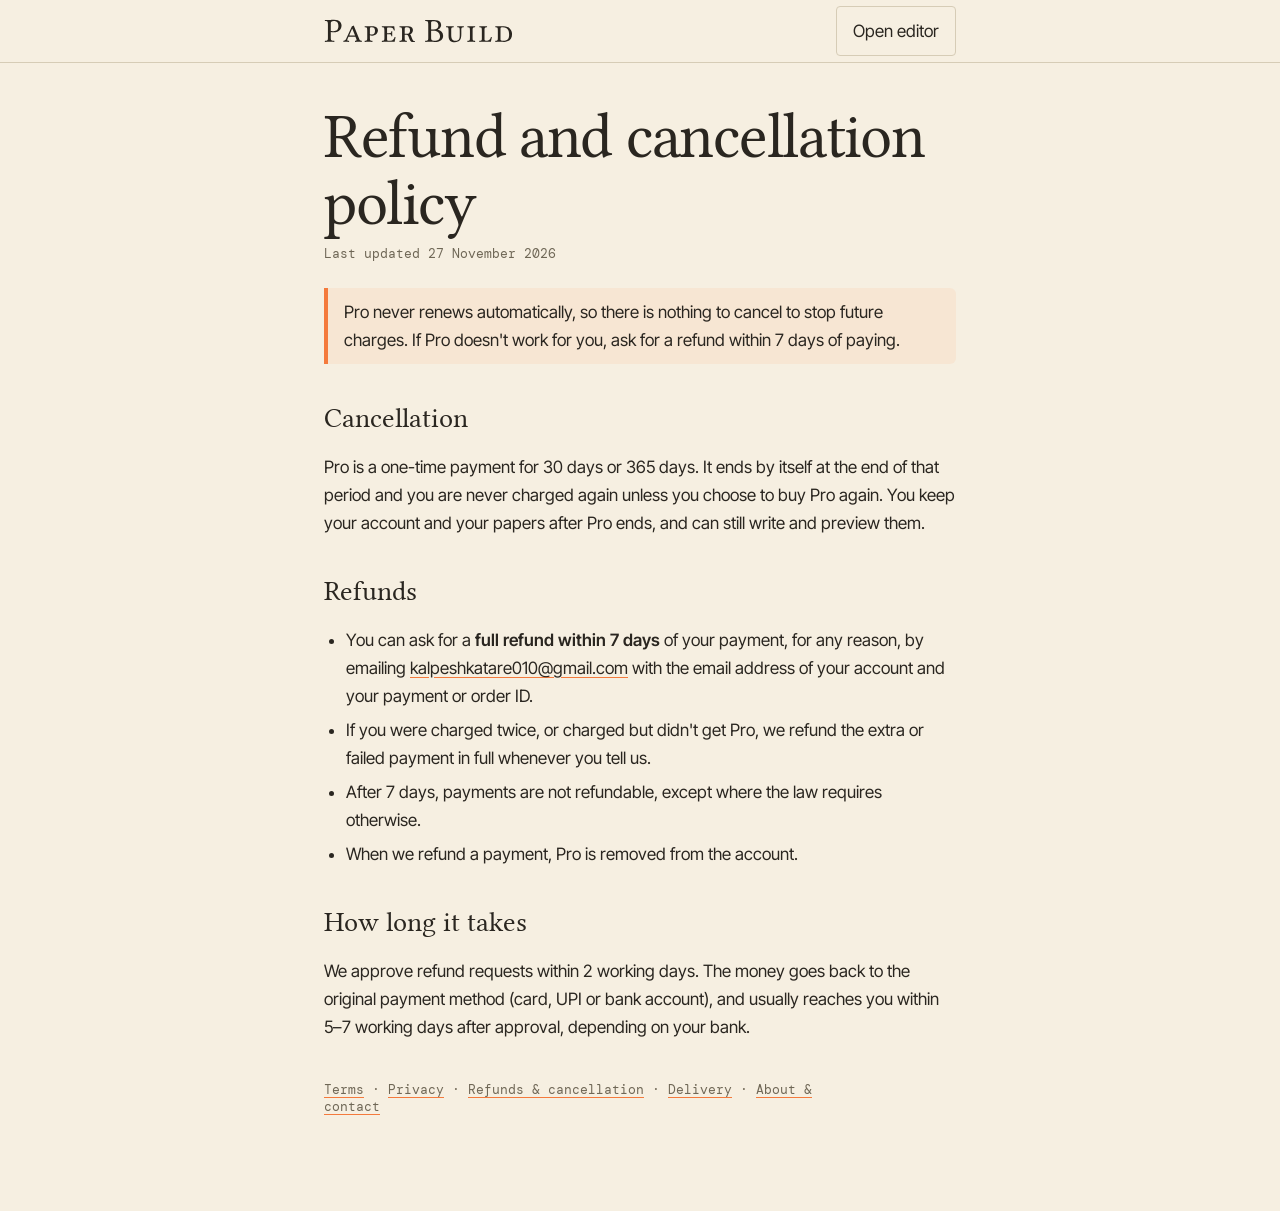
<file: refunds.html>
<!DOCTYPE html>
<html lang="en">
<head>
<meta charset="utf-8">
<meta name="viewport" content="width=device-width,initial-scale=1">
<title>Refund and cancellation policy · Paper Build</title>
<meta name="description" content="When you can cancel Pro and get a refund.">
<meta name="theme-color" content="#f6efe1">
<link rel="icon" href="assets/icon.svg" type="image/svg+xml">
<script>try{document.documentElement.dataset.theme=localStorage.getItem("pb-theme")==="dark"?"dark":"light"}catch(e){document.documentElement.dataset.theme="light"}</script>
<link href="fonts/fonts.css" rel="stylesheet">
<style>
:root{color-scheme:light;--bg:#f6efe1;--ink:#2a2620;--mute:#6f6756;--soft:#d6ccb6;--orange:#f47a3c}
:root[data-theme=dark]{color-scheme:dark;--bg:#25221c;--ink:#efe8d8;--mute:#b0a793;--soft:#4c463a}
*{box-sizing:border-box}
body{margin:0;background:var(--bg);color:var(--ink);font:17px/1.65 "Inter Tight",system-ui,sans-serif}
nav{border-bottom:1.5px solid var(--soft)}
.wrap{max-width:760px;margin:0 auto;padding:0 max(5vw,18px)}
nav .wrap{display:flex;align-items:center;justify-content:space-between;min-height:62px}
.logo{line-height:0;color:var(--ink)}.logo svg{height:24px;width:auto}
nav a.btn{border:1.5px solid var(--soft);border-radius:4px;padding:10px 16px;text-decoration:none;color:var(--ink)}
main{padding:40px 0 70px}
h1{font:400 clamp(40px,7vw,64px)/1.05 "Libertinus Serif",Georgia,serif;margin:0 0 8px;letter-spacing:-.02em}
h2{font:400 28px/1.2 "Libertinus Serif",Georgia,serif;margin:38px 0 8px}
.date{font:13px "DM Mono",monospace;color:var(--mute);margin:0 0 26px}
p,li{max-width:66ch}
ul{padding-left:22px}li{margin:6px 0}
a{color:inherit;text-decoration-color:var(--orange);text-underline-offset:3px}
.box{border-left:4px solid var(--orange);padding:10px 16px;background:rgba(244,122,60,.08);border-radius:0 6px 6px 0}
</style>
</head>
<body>
<nav><div class="wrap"><a class="logo" href="index.html" aria-label="Paper Build home"><svg viewBox="-12 -676 5588 710" role="img" aria-label="Paper Build"><path fill="currentColor" d="M104 -523V-122C104 -39 87 -34 17 -31C11 -25 11 -4 17 2C62 1 111 0 147 0C182 0 241 1 291 2C297 -4 297 -25 291 -31C213 -35 189 -39 189 -122V-292C211 -285 235 -282 270 -282C452 -282 507 -401 507 -486C507 -545 468 -652 283 -652C245 -652 186 -645 146 -645C109 -645 57 -646 17 -647C11 -641 11 -620 17 -614C87 -611 104 -606 104 -523ZM189 -554C189 -583 204 -618 276 -618C345 -618 414 -595 414 -468C414 -360 362 -316 265 -316C240 -316 200 -318 189 -321Z M651 -105C631 -61 619 -36 566 -31C560 -25 560 -4 566 2C584 1 606 0 632 0C659 0 697 1 728 2C734 -4 734 -25 728 -31C674 -35 667 -48 690 -98L709 -141C712 -149 715 -152 731 -152H918L939 -98C961 -44 962 -36 908 -31C902 -25 902 -4 908 2C943 1 982 0 1014 0C1044 0 1073 1 1102 2C1108 -4 1108 -25 1102 -31C1049 -38 1046 -46 1022 -104L868 -481C853 -473 834 -465 814 -462ZM906 -186H755C735 -186 737 -199 745 -219L819 -388L826 -389Z M1346 -122V-196C1364 -188 1384 -184 1409 -184C1543 -184 1584 -280 1584 -340C1584 -392 1554 -462 1412 -462C1375 -462 1333 -460 1306 -460C1277 -460 1235 -461 1195 -462C1189 -456 1189 -435 1195 -429C1256 -425 1267 -421 1267 -338V-122C1267 -39 1256 -36 1195 -31C1189 -25 1189 -4 1195 2C1228 1 1263 0 1307 0C1350 0 1385 1 1418 2C1424 -4 1424 -25 1418 -31C1357 -35 1346 -39 1346 -122ZM1346 -384C1346 -416 1358 -429 1406 -429C1465 -429 1497 -398 1497 -328C1497 -256 1471 -217 1411 -217C1391 -217 1366 -220 1346 -228Z M1911 -225C1977 -225 1978 -206 1980 -169C1985 -164 2003 -164 2008 -169C2007 -192 2006 -226 2006 -242C2006 -256 2007 -288 2008 -313C2003 -318 1985 -318 1980 -313C1978 -268 1976 -257 1911 -257H1854V-399C1854 -416 1867 -427 1886 -427H1943C2025 -427 2038 -394 2056 -337C2066 -336 2075 -338 2083 -342C2079 -376 2067 -454 2065 -461C2065 -463 2064 -464 2062 -464C2048 -461 2038 -460 2021 -460H1814C1785 -460 1739 -461 1703 -462C1697 -456 1697 -435 1703 -429C1764 -425 1775 -421 1775 -338V-122C1775 -39 1764 -36 1703 -31C1697 -25 1697 -4 1703 2C1739 1 1783 0 1815 0H1969C2009 0 2075 2 2075 2C2087 -39 2098 -94 2105 -136C2096 -141 2088 -143 2077 -140C2061 -81 2032 -31 1949 -31H1906C1864 -31 1854 -42 1854 -75V-225Z M2376 -122V-209H2431C2469 -209 2483 -176 2496 -139L2518 -79C2541 -17 2575 7 2618 7C2633 7 2664 4 2681 0C2684 -10 2682 -20 2675 -28C2639 -28 2620 -34 2600 -86L2571 -161C2559 -192 2547 -209 2534 -222V-224C2568 -236 2619 -277 2619 -346C2619 -429 2567 -464 2448 -464C2423 -464 2366 -460 2336 -460C2307 -460 2265 -461 2225 -462C2219 -456 2219 -435 2225 -429C2286 -425 2297 -421 2297 -338V-122C2297 -39 2286 -36 2225 -31C2219 -25 2219 -4 2225 2C2263 1 2304 0 2337 0C2368 0 2401 1 2433 2C2439 -4 2439 -25 2433 -31C2386 -34 2376 -39 2376 -122ZM2532 -346C2532 -267 2509 -238 2420 -238H2376V-368C2376 -421 2386 -431 2442 -431C2512 -431 2532 -406 2532 -346Z M3114.0 -645C3078.0 -645 3024.0 -646 2985.0 -647C2979.0 -641 2979.0 -620 2985.0 -614C3055.0 -611 3072.0 -606 3072.0 -523V-122C3072.0 -39 3055.0 -34 2985.0 -31C2979.0 -25 2979.0 -4 2985.0 2C3024.0 1 3078.0 0 3115.0 0C3151.0 0 3177.0 2 3261.0 2C3460.0 2 3513.0 -98 3513.0 -184C3513.0 -280 3446.0 -335 3359.0 -360V-362C3409.0 -387 3454.0 -439 3454.0 -493C3454.0 -560 3425.0 -647 3239.0 -647C3204.0 -647 3150.0 -645 3114.0 -645ZM3157.0 -332H3226.0C3363.0 -332 3420.0 -255 3420.0 -165C3420.0 -92 3392.0 -31 3240.0 -31C3170.0 -31 3157.0 -57 3157.0 -118ZM3157.0 -550C3157.0 -603 3157.0 -613 3244.0 -613C3300.0 -613 3373.0 -583 3373.0 -481C3373.0 -396 3314.0 -366 3231.0 -366H3157.0Z M4004.0 -338V-211C4004.0 -125 4004.0 -31 3872.0 -31C3773.0 -31 3752.0 -109 3752.0 -202V-338C3752.0 -421 3763.0 -424 3824.0 -429C3830.0 -435 3830.0 -456 3824.0 -462C3785.0 -461 3745.0 -460 3712.0 -460C3676.0 -460 3637.0 -461 3601.0 -462C3595.0 -456 3595.0 -435 3601.0 -429C3662.0 -425 3673.0 -421 3673.0 -338V-181C3673.0 -31 3746.0 10 3855.0 10C4010.0 10 4051.0 -78 4051.0 -224V-338C4051.0 -421 4062.0 -424 4123.0 -429C4129.0 -435 4129.0 -456 4123.0 -462C4093.0 -461 4057.0 -460 4027.0 -460C3997.0 -460 3962.0 -461 3932.0 -462C3926.0 -456 3926.0 -435 3932.0 -429C3993.0 -425 4004.0 -421 4004.0 -338Z M4385.0 -338C4385.0 -421 4396.0 -424 4457.0 -429C4463.0 -435 4463.0 -456 4457.0 -462C4419.0 -461 4376.0 -460 4345.0 -460C4315.0 -460 4273.0 -461 4234.0 -462C4228.0 -456 4228.0 -435 4234.0 -429C4295.0 -425 4306.0 -421 4306.0 -338V-122C4306.0 -39 4295.0 -36 4234.0 -31C4228.0 -25 4228.0 -4 4234.0 2C4271.0 1 4312.0 0 4346.0 0C4378.0 0 4422.0 1 4457.0 2C4463.0 -4 4463.0 -25 4457.0 -31C4396.0 -35 4385.0 -39 4385.0 -122Z M4925.0 0C4925.0 0 4948.0 -96 4955.0 -138C4946.0 -143 4938.0 -145 4927.0 -142C4911.0 -83 4882.0 -34 4819.0 -34H4774.0C4751.0 -34 4737.0 -50 4737.0 -69V-338C4737.0 -421 4748.0 -424 4809.0 -429C4815.0 -435 4815.0 -456 4809.0 -462C4772.0 -461 4731.0 -460 4697.0 -460C4666.0 -460 4623.0 -461 4586.0 -462C4580.0 -456 4580.0 -435 4586.0 -429C4647.0 -425 4658.0 -421 4658.0 -338V-122C4658.0 -39 4656.0 -34 4586.0 -31C4580.0 -25 4580.0 -4 4586.0 2C4635.0 1 4701.0 0 4701.0 0Z M5170.0 -460C5143.0 -460 5098.0 -461 5059.0 -462C5053.0 -456 5053.0 -435 5059.0 -429C5120.0 -425 5131.0 -421 5131.0 -338V-122C5131.0 -39 5120.0 -36 5059.0 -31C5053.0 -25 5053.0 -4 5059.0 2C5097.0 1 5142.0 0 5171.0 0C5197.0 0 5237.0 2 5317.0 2C5428.0 2 5552.0 -50 5552.0 -225C5552.0 -358 5470.0 -462 5303.0 -462C5235.0 -462 5199.0 -460 5170.0 -460ZM5210.0 -76V-398C5210.0 -423 5235.0 -429 5274.0 -429C5442.0 -429 5465.0 -312 5465.0 -208C5465.0 -68 5403.0 -31 5293.0 -31C5217.0 -31 5210.0 -48 5210.0 -76Z"/></svg></a><a class="btn" href="app.html">Open editor</a></div></nav>
<main><div class="wrap">
<h1>Refund and cancellation policy</h1>
<p class="date">Last updated 27 November 2026</p>
<p class="box">Pro never renews automatically, so there is nothing to cancel to stop future charges. If Pro doesn't work for you, ask for a refund within 7 days of paying.</p>
<h2>Cancellation</h2>
<p>Pro is a one-time payment for 30 days or 365 days. It ends by itself at the end of that period and you are never charged again unless you choose to buy Pro again. You keep your account and your papers after Pro ends, and can still write and preview them.</p>
<h2>Refunds</h2>
<ul><li>You can ask for a <b>full refund within 7 days</b> of your payment, for any reason, by emailing <a href="mailto:kalpeshkatare010@gmail.com">kalpeshkatare010@gmail.com</a> with the email address of your account and your payment or order ID.</li>
<li>If you were charged twice, or charged but didn't get Pro, we refund the extra or failed payment in full whenever you tell us.</li>
<li>After 7 days, payments are not refundable, except where the law requires otherwise.</li>
<li>When we refund a payment, Pro is removed from the account.</li></ul>
<h2>How long it takes</h2>
<p>We approve refund requests within 2 working days. The money goes back to the original payment method (card, UPI or bank account), and usually reaches you within 5–7 working days after approval, depending on your bank.</p>
<p class="date" style="margin-top:40px"><a href="terms.html">Terms</a> · <a href="privacy.html">Privacy</a> · <a href="refunds.html">Refunds &amp; cancellation</a> · <a href="delivery.html">Delivery</a> · <a href="contact.html">About &amp; contact</a></p>
</div></main>
</body>
</html>
</file>
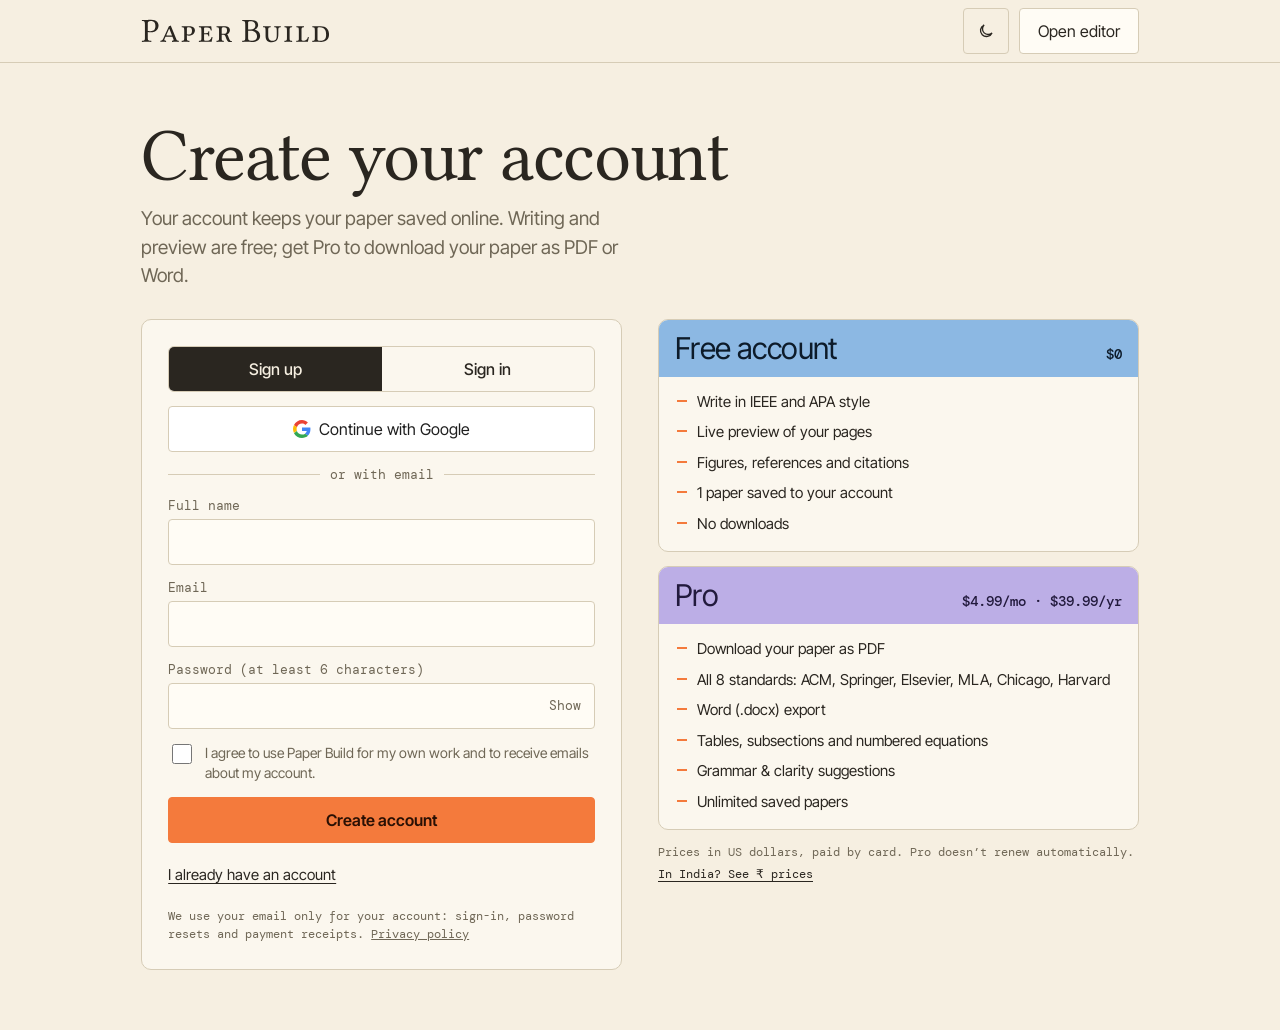
<file: signup.html>
<!DOCTYPE html>
<html lang="en">
<head>
<meta charset="utf-8">
<meta name="viewport" content="width=device-width,initial-scale=1">
<title>Create your account · Paper Build</title>
<meta name="description" content="Create your Paper Build account to save your papers online and get Pro to download them as PDF and Word.">
<meta name="theme-color" content="#f6efe1">
<link rel="icon" href="assets/icon.svg" type="image/svg+xml">
<link rel="apple-touch-icon" href="assets/apple-touch-icon.png">
<script>try{document.documentElement.dataset.theme=localStorage.getItem("pb-theme")==="dark"?"dark":"light"}catch(e){document.documentElement.dataset.theme="light"}</script>
<link href="fonts/fonts.css" rel="stylesheet">
<style>
/* VOICE: warm and plain, a quick doorway into the editor
   IDEA: the paper's index bands again: the form is one card, the plans sit beside it as two bands
   COLOUR and TYPE: cream ground, orange action, sky and lavender plan bands; Libertinus display, Inter Tight text, DM Mono labels
   LAYOUT: logo bar; headline; form card | plan bands (stacked on phones, form first) */
:root{color-scheme:light;--bg:#f6efe1;--paper2:#fbf7ee;--ink:#2a2620;--mute:#6f6756;--soft:#d6ccb6;--field:#fffcf5;--desk:#efe6d3;
  --sky:#8cb8e3;--sage:#b4c47e;--mustard:#ecd97a;--lav:#bcaee6;--orange:#f47a3c;--bw:1.5px}
:root[data-theme=dark]{color-scheme:dark;--bg:#25221c;--paper2:#2d2a23;--ink:#efe8d8;--mute:#b0a793;--soft:#4c463a;--field:#2f2c25;--desk:#2a271f}
*{box-sizing:border-box;min-width:0}
[hidden]{display:none!important}
body{margin:0;background:var(--bg);color:var(--ink);font:16px/1.5 "Inter Tight",system-ui,sans-serif;overflow-x:clip}
a{color:inherit}
nav{position:sticky;top:0;z-index:5;background:var(--bg);border-bottom:var(--bw) solid var(--soft)}
nav .wrap{display:flex;align-items:center;gap:10px;min-height:62px}
.wrap{max-width:1100px;margin:0 auto;padding:0 max(4vw,16px)}
.logo{line-height:0;color:var(--ink)}.logo svg{height:24px;width:auto}
.sp{flex:1}
.btn{font:inherit;cursor:pointer;min-height:46px;padding:0 18px;border:var(--bw) solid var(--soft);border-radius:4px;background:var(--field);color:var(--ink);text-decoration:none;display:inline-flex;align-items:center;justify-content:center;gap:8px;white-space:nowrap}
.btn:disabled{opacity:.5;cursor:default}
.cta{background:var(--orange);border-color:var(--orange);color:#2a1004;font-weight:600}
.theme{min-width:46px;padding:0 12px;background:transparent}.theme svg{width:18px;height:18px}
.link{background:none;border:0;padding:6px 0;min-height:36px;color:var(--ink);text-decoration:underline;text-underline-offset:3px;font:inherit;font-size:15px;cursor:pointer}
:is(a,button,input):focus-visible{outline:3px solid var(--orange);outline-offset:2px}
main{padding:clamp(24px,5vw,56px) 0 60px}
h1{font:400 clamp(40px,6.4vw,74px)/1 "Libertinus Serif",Georgia,serif;letter-spacing:-.02em;margin:0 0 12px;text-wrap:balance}
.lead{color:var(--mute);font-size:clamp(16px,1.5vw,19px);max-width:48ch;margin:0 0 28px}
.grid{display:grid;grid-template-columns:minmax(0,1fr) minmax(0,1fr);gap:clamp(18px,3vw,36px);align-items:start}
.card{border:var(--bw) solid var(--soft);border-radius:10px;background:var(--paper2);padding:clamp(16px,3vw,26px);display:grid;gap:14px}
.tabs{display:grid;grid-template-columns:1fr 1fr;border:var(--bw) solid var(--soft);border-radius:6px;overflow:hidden}
.tabs button{border:0;border-radius:0;min-height:44px;background:transparent;font:inherit;font-weight:500;color:var(--ink);cursor:pointer}
.tabs button[aria-selected=true]{background:var(--ink);color:var(--bg)}
form{display:grid;gap:14px}
label{display:grid;gap:5px;font:13px "DM Mono",monospace;color:var(--mute)}
input{font:16px/1.5 "Inter Tight",system-ui,sans-serif;color:var(--ink);background:var(--field);border:var(--bw) solid var(--soft);border-radius:4px;padding:10px 12px;width:100%;min-height:46px}
.pw{position:relative}.pw input{padding-right:70px}.pw button{position:absolute;right:4px;top:50%;transform:translateY(-50%);min-height:38px;padding:0 10px;background:transparent;border:0;font:13px "DM Mono",monospace;color:var(--mute);cursor:pointer}
.chk{display:flex;gap:10px;align-items:flex-start;font:14px/1.45 "Inter Tight",sans-serif;color:var(--mute)}.chk input{width:20px;height:20px;min-height:0;margin-top:1px;accent-color:var(--orange);flex:none}
.gbtn{background:#fff;color:#1f1f1f;width:100%}
.or{display:flex;align-items:center;gap:10px;color:var(--mute);font:13px "DM Mono",monospace;margin:0}.or::before,.or::after{content:"";flex:1;height:1px;background:var(--soft)}
.msg{margin:0;font-size:15px;border-radius:6px;padding:10px 12px}.msg:empty{display:none}
.msg.err{background:#fbe4dc;color:#7a2410}.msg.ok{background:#e3eed5;color:#26410f}
:root[data-theme=dark] .msg.err{background:#4a2a20;color:#ffc4b0}:root[data-theme=dark] .msg.ok{background:#2c3a20;color:#cfe6b0}
.row{display:flex;flex-wrap:wrap;justify-content:space-between;gap:6px}
.fine{font:12px/1.5 "DM Mono",monospace;color:var(--mute);margin:0}
.plans{display:grid;gap:14px}
.plan{border-radius:10px;overflow:hidden;border:var(--bw) solid var(--soft);background:var(--paper2)}
.plan .hd{display:flex;align-items:baseline;gap:10px;padding:12px 16px;font-size:clamp(24px,3vw,30px);letter-spacing:-.02em;line-height:1.1}
.plan .hd small{margin-left:auto;font:500 14px "DM Mono",monospace;letter-spacing:0}
.plan.free .hd{background:var(--sky);color:#0d1b2a}.plan.pro .hd{background:var(--lav);color:#221a3d}
.plan ul{margin:0;padding:14px 16px 16px;list-style:none;display:grid;gap:8px}
.plan li{padding-left:22px;position:relative;font-size:15px}
.plan li::before{content:"";position:absolute;left:2px;top:.62em;width:10px;height:2px;background:var(--orange)}
.cur{font:12px "DM Mono",monospace;color:var(--mute);margin:0}
.done{text-align:center;display:grid;gap:12px;justify-items:center;padding:10px 0}
.done .big{font:400 34px/1.1 "Libertinus Serif",serif;margin:0}
@media(max-width:820px){.grid{grid-template-columns:minmax(0,1fr)}}
</style>
</head>
<body>
<nav><div class="wrap">
  <a class="logo" href="index.html" aria-label="Paper Build home"><svg viewBox="-12 -676 5588 710" role="img" aria-label="Paper Build"><path fill="currentColor" d="M104 -523V-122C104 -39 87 -34 17 -31C11 -25 11 -4 17 2C62 1 111 0 147 0C182 0 241 1 291 2C297 -4 297 -25 291 -31C213 -35 189 -39 189 -122V-292C211 -285 235 -282 270 -282C452 -282 507 -401 507 -486C507 -545 468 -652 283 -652C245 -652 186 -645 146 -645C109 -645 57 -646 17 -647C11 -641 11 -620 17 -614C87 -611 104 -606 104 -523ZM189 -554C189 -583 204 -618 276 -618C345 -618 414 -595 414 -468C414 -360 362 -316 265 -316C240 -316 200 -318 189 -321Z M651 -105C631 -61 619 -36 566 -31C560 -25 560 -4 566 2C584 1 606 0 632 0C659 0 697 1 728 2C734 -4 734 -25 728 -31C674 -35 667 -48 690 -98L709 -141C712 -149 715 -152 731 -152H918L939 -98C961 -44 962 -36 908 -31C902 -25 902 -4 908 2C943 1 982 0 1014 0C1044 0 1073 1 1102 2C1108 -4 1108 -25 1102 -31C1049 -38 1046 -46 1022 -104L868 -481C853 -473 834 -465 814 -462ZM906 -186H755C735 -186 737 -199 745 -219L819 -388L826 -389Z M1346 -122V-196C1364 -188 1384 -184 1409 -184C1543 -184 1584 -280 1584 -340C1584 -392 1554 -462 1412 -462C1375 -462 1333 -460 1306 -460C1277 -460 1235 -461 1195 -462C1189 -456 1189 -435 1195 -429C1256 -425 1267 -421 1267 -338V-122C1267 -39 1256 -36 1195 -31C1189 -25 1189 -4 1195 2C1228 1 1263 0 1307 0C1350 0 1385 1 1418 2C1424 -4 1424 -25 1418 -31C1357 -35 1346 -39 1346 -122ZM1346 -384C1346 -416 1358 -429 1406 -429C1465 -429 1497 -398 1497 -328C1497 -256 1471 -217 1411 -217C1391 -217 1366 -220 1346 -228Z M1911 -225C1977 -225 1978 -206 1980 -169C1985 -164 2003 -164 2008 -169C2007 -192 2006 -226 2006 -242C2006 -256 2007 -288 2008 -313C2003 -318 1985 -318 1980 -313C1978 -268 1976 -257 1911 -257H1854V-399C1854 -416 1867 -427 1886 -427H1943C2025 -427 2038 -394 2056 -337C2066 -336 2075 -338 2083 -342C2079 -376 2067 -454 2065 -461C2065 -463 2064 -464 2062 -464C2048 -461 2038 -460 2021 -460H1814C1785 -460 1739 -461 1703 -462C1697 -456 1697 -435 1703 -429C1764 -425 1775 -421 1775 -338V-122C1775 -39 1764 -36 1703 -31C1697 -25 1697 -4 1703 2C1739 1 1783 0 1815 0H1969C2009 0 2075 2 2075 2C2087 -39 2098 -94 2105 -136C2096 -141 2088 -143 2077 -140C2061 -81 2032 -31 1949 -31H1906C1864 -31 1854 -42 1854 -75V-225Z M2376 -122V-209H2431C2469 -209 2483 -176 2496 -139L2518 -79C2541 -17 2575 7 2618 7C2633 7 2664 4 2681 0C2684 -10 2682 -20 2675 -28C2639 -28 2620 -34 2600 -86L2571 -161C2559 -192 2547 -209 2534 -222V-224C2568 -236 2619 -277 2619 -346C2619 -429 2567 -464 2448 -464C2423 -464 2366 -460 2336 -460C2307 -460 2265 -461 2225 -462C2219 -456 2219 -435 2225 -429C2286 -425 2297 -421 2297 -338V-122C2297 -39 2286 -36 2225 -31C2219 -25 2219 -4 2225 2C2263 1 2304 0 2337 0C2368 0 2401 1 2433 2C2439 -4 2439 -25 2433 -31C2386 -34 2376 -39 2376 -122ZM2532 -346C2532 -267 2509 -238 2420 -238H2376V-368C2376 -421 2386 -431 2442 -431C2512 -431 2532 -406 2532 -346Z M3114.0 -645C3078.0 -645 3024.0 -646 2985.0 -647C2979.0 -641 2979.0 -620 2985.0 -614C3055.0 -611 3072.0 -606 3072.0 -523V-122C3072.0 -39 3055.0 -34 2985.0 -31C2979.0 -25 2979.0 -4 2985.0 2C3024.0 1 3078.0 0 3115.0 0C3151.0 0 3177.0 2 3261.0 2C3460.0 2 3513.0 -98 3513.0 -184C3513.0 -280 3446.0 -335 3359.0 -360V-362C3409.0 -387 3454.0 -439 3454.0 -493C3454.0 -560 3425.0 -647 3239.0 -647C3204.0 -647 3150.0 -645 3114.0 -645ZM3157.0 -332H3226.0C3363.0 -332 3420.0 -255 3420.0 -165C3420.0 -92 3392.0 -31 3240.0 -31C3170.0 -31 3157.0 -57 3157.0 -118ZM3157.0 -550C3157.0 -603 3157.0 -613 3244.0 -613C3300.0 -613 3373.0 -583 3373.0 -481C3373.0 -396 3314.0 -366 3231.0 -366H3157.0Z M4004.0 -338V-211C4004.0 -125 4004.0 -31 3872.0 -31C3773.0 -31 3752.0 -109 3752.0 -202V-338C3752.0 -421 3763.0 -424 3824.0 -429C3830.0 -435 3830.0 -456 3824.0 -462C3785.0 -461 3745.0 -460 3712.0 -460C3676.0 -460 3637.0 -461 3601.0 -462C3595.0 -456 3595.0 -435 3601.0 -429C3662.0 -425 3673.0 -421 3673.0 -338V-181C3673.0 -31 3746.0 10 3855.0 10C4010.0 10 4051.0 -78 4051.0 -224V-338C4051.0 -421 4062.0 -424 4123.0 -429C4129.0 -435 4129.0 -456 4123.0 -462C4093.0 -461 4057.0 -460 4027.0 -460C3997.0 -460 3962.0 -461 3932.0 -462C3926.0 -456 3926.0 -435 3932.0 -429C3993.0 -425 4004.0 -421 4004.0 -338Z M4385.0 -338C4385.0 -421 4396.0 -424 4457.0 -429C4463.0 -435 4463.0 -456 4457.0 -462C4419.0 -461 4376.0 -460 4345.0 -460C4315.0 -460 4273.0 -461 4234.0 -462C4228.0 -456 4228.0 -435 4234.0 -429C4295.0 -425 4306.0 -421 4306.0 -338V-122C4306.0 -39 4295.0 -36 4234.0 -31C4228.0 -25 4228.0 -4 4234.0 2C4271.0 1 4312.0 0 4346.0 0C4378.0 0 4422.0 1 4457.0 2C4463.0 -4 4463.0 -25 4457.0 -31C4396.0 -35 4385.0 -39 4385.0 -122Z M4925.0 0C4925.0 0 4948.0 -96 4955.0 -138C4946.0 -143 4938.0 -145 4927.0 -142C4911.0 -83 4882.0 -34 4819.0 -34H4774.0C4751.0 -34 4737.0 -50 4737.0 -69V-338C4737.0 -421 4748.0 -424 4809.0 -429C4815.0 -435 4815.0 -456 4809.0 -462C4772.0 -461 4731.0 -460 4697.0 -460C4666.0 -460 4623.0 -461 4586.0 -462C4580.0 -456 4580.0 -435 4586.0 -429C4647.0 -425 4658.0 -421 4658.0 -338V-122C4658.0 -39 4656.0 -34 4586.0 -31C4580.0 -25 4580.0 -4 4586.0 2C4635.0 1 4701.0 0 4701.0 0Z M5170.0 -460C5143.0 -460 5098.0 -461 5059.0 -462C5053.0 -456 5053.0 -435 5059.0 -429C5120.0 -425 5131.0 -421 5131.0 -338V-122C5131.0 -39 5120.0 -36 5059.0 -31C5053.0 -25 5053.0 -4 5059.0 2C5097.0 1 5142.0 0 5171.0 0C5197.0 0 5237.0 2 5317.0 2C5428.0 2 5552.0 -50 5552.0 -225C5552.0 -358 5470.0 -462 5303.0 -462C5235.0 -462 5199.0 -460 5170.0 -460ZM5210.0 -76V-398C5210.0 -423 5235.0 -429 5274.0 -429C5442.0 -429 5465.0 -312 5465.0 -208C5465.0 -68 5403.0 -31 5293.0 -31C5217.0 -31 5210.0 -48 5210.0 -76Z"/></svg></a>
  <span class="sp"></span>
  <button class="btn theme" id="theme" type="button" aria-label="Switch to dark mode"></button>
  <a class="btn" href="app.html">Open editor</a>
</div></nav>
<main><div class="wrap">
  <h1 id="h1">Create your account</h1>
  <p class="lead" id="lead">Your account keeps your paper saved online. Writing and preview are free; get Pro to download your paper as PDF or Word.</p>
  <div class="grid">
    <div class="card" id="card">
      <div class="tabs" role="tablist" aria-label="Account">
        <button type="button" role="tab" id="tUp" aria-selected="true">Sign up</button>
        <button type="button" role="tab" id="tIn" aria-selected="false">Sign in</button>
      </div>
      <p class="msg" id="off" hidden></p>
      <button class="btn gbtn" type="button" id="google" hidden><svg viewBox="0 0 48 48" width="18" height="18" aria-hidden="true"><path fill="#EA4335" d="M24 9.5c3.5 0 6.6 1.2 9 3.6l6.7-6.7C35.6 2.4 30.2 0 24 0 14.6 0 6.6 5.4 2.6 13.3l7.8 6C12.3 13.4 17.7 9.5 24 9.5z"/><path fill="#4285F4" d="M46.5 24.5c0-1.6-.1-3.1-.4-4.5H24v9h12.7c-.6 3-2.3 5.5-4.8 7.2l7.5 5.8c4.4-4.1 7.1-10.1 7.1-17.5z"/><path fill="#FBBC05" d="M10.4 28.7c-.5-1.4-.8-3-.8-4.7s.3-3.2.8-4.7l-7.8-6C1 16.6 0 20.2 0 24s1 7.4 2.6 10.7l7.8-6z"/><path fill="#34A853" d="M24 48c6.5 0 11.9-2.1 15.9-5.8l-7.5-5.8c-2.1 1.4-4.9 2.3-8.4 2.3-6.3 0-11.7-4-13.6-9.6l-7.8 6C6.6 42.6 14.6 48 24 48z"/></svg>Continue with Google</button>
      <button class="btn gbtn" type="button" id="msft" hidden><svg viewBox="0 0 23 23" width="18" height="18" aria-hidden="true"><path fill="#f35325" d="M1 1h10v10H1z"/><path fill="#81bc06" d="M12 1h10v10H12z"/><path fill="#05a6f0" d="M1 12h10v10H1z"/><path fill="#ffba08" d="M12 12h10v10H12z"/></svg> Continue with Microsoft</button>
      <p class="or" id="or" hidden><span>or with email</span></p>
      <form id="f" novalidate>
        <label id="nameL">Full name<input name="name" autocomplete="name" required></label>
        <label>Email<input name="email" type="email" autocomplete="email" inputmode="email" required></label>
        <label id="pwL">Password<span class="pw"><input name="password" type="password" autocomplete="new-password" minlength="6" required><button type="button" id="showPw" aria-label="Show password">Show</button></span></label>
        <label class="chk" id="agreeL"><input type="checkbox" name="agree" required><span>I agree to use Paper Build for my own work and to receive emails about my account.</span></label>
        <button class="btn cta" type="submit" id="go">Create account</button>
        <p class="msg" id="m" role="status"></p>
        <div class="row"><button class="link" type="button" id="swap">I already have an account</button><button class="link" type="button" id="forgot" hidden>Forgot password?</button></div>
      </form>
      <p class="fine">We use your email only for your account: sign-in, password resets and payment receipts. <a href="privacy.html">Privacy policy</a></p>
    </div>
    <div class="plans" aria-label="Plans">
      <div class="plan free"><div class="hd">Free account<small>0</small></div>
        <ul><li>Write in IEEE and APA style</li><li>Live preview of your pages</li><li>Figures, references and citations</li><li>1 paper saved to your account</li><li>No downloads</li></ul></div>
      <div class="plan pro"><div class="hd">Pro<small id="proPrice"></small></div>
        <ul><li>Download your paper as PDF</li><li>All 8 standards: ACM, Springer, Elsevier, MLA, Chicago, Harvard</li><li>Word (.docx) export</li><li>Tables, subsections and numbered equations</li><li>Grammar &amp; clarity suggestions</li><li>Unlimited saved papers</li></ul></div>
      <p class="cur" id="curNote"></p>
    </div>
  </div>
</div></main>
<script src="assets/config.js"></script>
<script src="vendor/supabase.js"></script>
<script>
{
const $=s=>document.querySelector(s);
const CFG=window.PB_CONFIG||{};
const SB=(CFG.supabaseUrl&&CFG.supabaseAnonKey&&window.supabase&&window.supabase.createClient)?
  window.supabase.createClient(CFG.supabaseUrl,CFG.supabaseAnonKey,{auth:{flowType:'pkce',persistSession:true,autoRefreshToken:true,detectSessionInUrl:true}}):null;
const qs=new URLSearchParams(location.search),wantPro=qs.get('plan')==='pro';
const next=()=>'app.html'+(wantPro?'#upgrade':'');
const appUrl=()=>{const u=new URL('app.html',location.href);return CFG.siteUrl||u.href};
/* theme */
const MOON='<svg viewBox="0 0 24 24" fill="none" stroke="currentColor" stroke-width="1.8"><path d="M20 14.5A8 8 0 1 1 9.5 4a6.5 6.5 0 0 0 10.5 10.5z"/></svg>',SUN='<svg viewBox="0 0 24 24" fill="none" stroke="currentColor" stroke-width="1.8"><circle cx="12" cy="12" r="4"/><path d="M12 2v2M12 20v2M2 12h2M20 12h2M4.9 4.9l1.4 1.4M17.7 17.7l1.4 1.4M4.9 19.1l1.4-1.4M17.7 6.3l1.4-1.4"/></svg>';
function setTheme(t){document.documentElement.dataset.theme=t;$('#theme').innerHTML=t==='dark'?SUN:MOON;$('#theme').setAttribute('aria-label',t==='dark'?'Switch to light mode':'Switch to dark mode');document.querySelector('meta[name=theme-color]').content=t==='dark'?'#25221c':'#f6efe1';try{localStorage.setItem('pb-theme',t)}catch(e){}}
$('#theme').addEventListener('click',()=>setTheme(document.documentElement.dataset.theme==='dark'?'light':'dark'));setTheme(document.documentElement.dataset.theme);
/* prices for India / elsewhere */
const TZ=(()=>{try{return Intl.DateTimeFormat().resolvedOptions().timeZone||''}catch(e){return ''}})();
let CUR=(()=>{try{const c=localStorage.getItem('pb-cur');if(c==='INR'||c==='USD')return c}catch(e){}return /^Asia\/(Kolkata|Calcutta)$/.test(TZ)?'INR':'USD'})();
function prices(){const i=CUR==='INR';$('#proPrice').textContent=i?'₹99/mo · ₹799/yr':'$4.99/mo · $39.99/yr';$('.plan.free small').textContent=i?'₹0':'$0';
  $('#curNote').innerHTML=(i?'Prices for India, paid by UPI, card or net banking. ':'Prices in US dollars, paid by card. ')+'Pro doesn’t renew automatically. <button class="link" type="button" id="cur" style="font-size:12px;min-height:28px;padding:0">'+(i?'Outside India?':'In India? See ₹ prices')+'</button>'}
document.addEventListener('click',e=>{if(e.target.id==='cur'){CUR=CUR==='INR'?'USD':'INR';try{localStorage.setItem('pb-cur',CUR)}catch(_){}prices()}});prices();
/* form modes: up, in, reset */
let mode=qs.get('mode')==='signin'?'in':'up';
const msg=(t,ok)=>{const m=$('#m');m.textContent=t||'';m.className='msg '+(ok?'ok':'err')};
function render(){const up=mode==='up',rs=mode==='reset';
  $('#tUp').setAttribute('aria-selected',up);$('#tIn').setAttribute('aria-selected',mode==='in');
  $('#nameL').hidden=!up;$('#agreeL').hidden=!up;$('#pwL').hidden=rs;$('#forgot').hidden=mode!=='in';
  $('#f').password.autocomplete=up?'new-password':'current-password';$('#pwL').firstChild.textContent=up?'Password (at least 6 characters)':'Password';
  $('#go').textContent=up?'Create account':rs?'Send reset link':'Sign in';$('#swap').textContent=up?'I already have an account':rs?'Back to sign in':'Create a new account';
  $('#h1').textContent=up?(wantPro?'Create your account, then go Pro':'Create your account'):rs?'Reset your password':'Welcome back';
  $('#google').hidden=!(SB&&CFG.google)||rs;$('#msft').hidden=!(SB&&CFG.microsoft)||rs;$('#or').hidden=$('#google').hidden&&$('#msft').hidden;msg('');document.title=(up?'Create your account':rs?'Reset password':'Sign in')+' · Paper Build'}
$('#tUp').addEventListener('click',()=>{mode='up';render()});$('#tIn').addEventListener('click',()=>{mode='in';render()});
$('#swap').addEventListener('click',()=>{mode=mode==='up'?'in':'up';render()});$('#forgot').addEventListener('click',()=>{mode='reset';render()});
$('#showPw').addEventListener('click',e=>{const p=$('#f').password,v=p.type==='password';p.type=v?'text':'password';e.target.textContent=v?'Hide':'Show';e.target.setAttribute('aria-label',v?'Hide password':'Show password')});
function friendly(err){const m=String(err&&err.message||err||'');
  if(/invalid login/i.test(m))return 'Wrong email or password.';
  if(/not confirmed/i.test(m))return 'Please confirm your email first. Check your inbox for the link.';
  if(/already registered|already exists/i.test(m))return 'That email already has an account. Sign in instead.';
  if(/rate limit|too many/i.test(m))return 'Too many tries. Please wait a minute and try again.';
  if(/fetch|network/i.test(m))return 'No connection. Check your internet and try again.';
  return m||'Something went wrong. Please try again.'}
function done(title,text){$('#card').innerHTML=`<div class="done"><p class="big">${title}</p><p>${text}</p><a class="btn cta" href="${next()}">Open the editor</a></div>`}
$('#f').addEventListener('submit',async e=>{e.preventDefault();const f=e.target,email=f.email.value.trim(),pw=f.password.value,name=f.name.value.trim();
  if(!SB){msg('Accounts are being switched on. You can already write in the editor without an account.');return}
  if(!/^\S+@\S+\.\S+$/.test(email)){msg('Enter a valid email address.');f.email.focus();return}
  if(mode!=='reset'&&pw.length<6){msg('The password needs at least 6 characters.');f.password.focus();return}
  if(mode==='up'&&!name){msg('Enter your name.');f.name.focus();return}
  if(mode==='up'&&!f.agree.checked){msg('Please tick the box to continue.');return}
  const b=$('#go');b.disabled=true;msg('');
  try{
    if(mode==='up'){const r=await SB.auth.signUp({email,password:pw,options:{data:{full_name:name},emailRedirectTo:appUrl()}});if(r.error)throw r.error;
      if(r.data&&r.data.session){location.href=next();return}
      done('Check your email',`We sent a link to <b>${email.replace(/[<>&"]/g,'')}</b>. Tap it to confirm your account, and you’ll be signed in to the editor.`)}
    else if(mode==='in'){const r=await SB.auth.signInWithPassword({email,password:pw});if(r.error)throw r.error;location.href=next();return}
    else{const r=await SB.auth.resetPasswordForEmail(email,{redirectTo:appUrl()});if(r.error)throw r.error;msg('If that email has an account, a reset link is on its way.',true)}
  }catch(err){msg(friendly(err))}finally{b.disabled=false}});
async function oauth(provider){try{const opt=provider==='azure'?{scopes:'email openid profile'}:{};
  if(window.PaperBuildAndroid&&window.PaperBuildAndroid.openExternal){const {data,error}=await SB.auth.signInWithOAuth({provider,options:{...opt,redirectTo:'paperbuild://auth',skipBrowserRedirect:true}});if(error)throw error;window.PaperBuildAndroid.openExternal(data.url)}
  else{const {error}=await SB.auth.signInWithOAuth({provider,options:{...opt,redirectTo:appUrl()}});if(error)throw error}}catch(err){msg(friendly(err))}}
$('#google').addEventListener('click',()=>oauth('google'));$('#msft').addEventListener('click',()=>oauth('azure'));
if(!SB){const o=$('#off');o.hidden=false;o.className='msg ok';o.textContent='Accounts are being switched on. Until then you can write and download in the editor without an account.'}
else SB.auth.getSession().then(({data})=>{if(data&&data.session)done('You’re signed in',`Signed in as <b>${String(data.session.user.email||'').replace(/[<>&"]/g,'')}</b>.`)});
render();
}
</script>
</body>
</html>
</file>
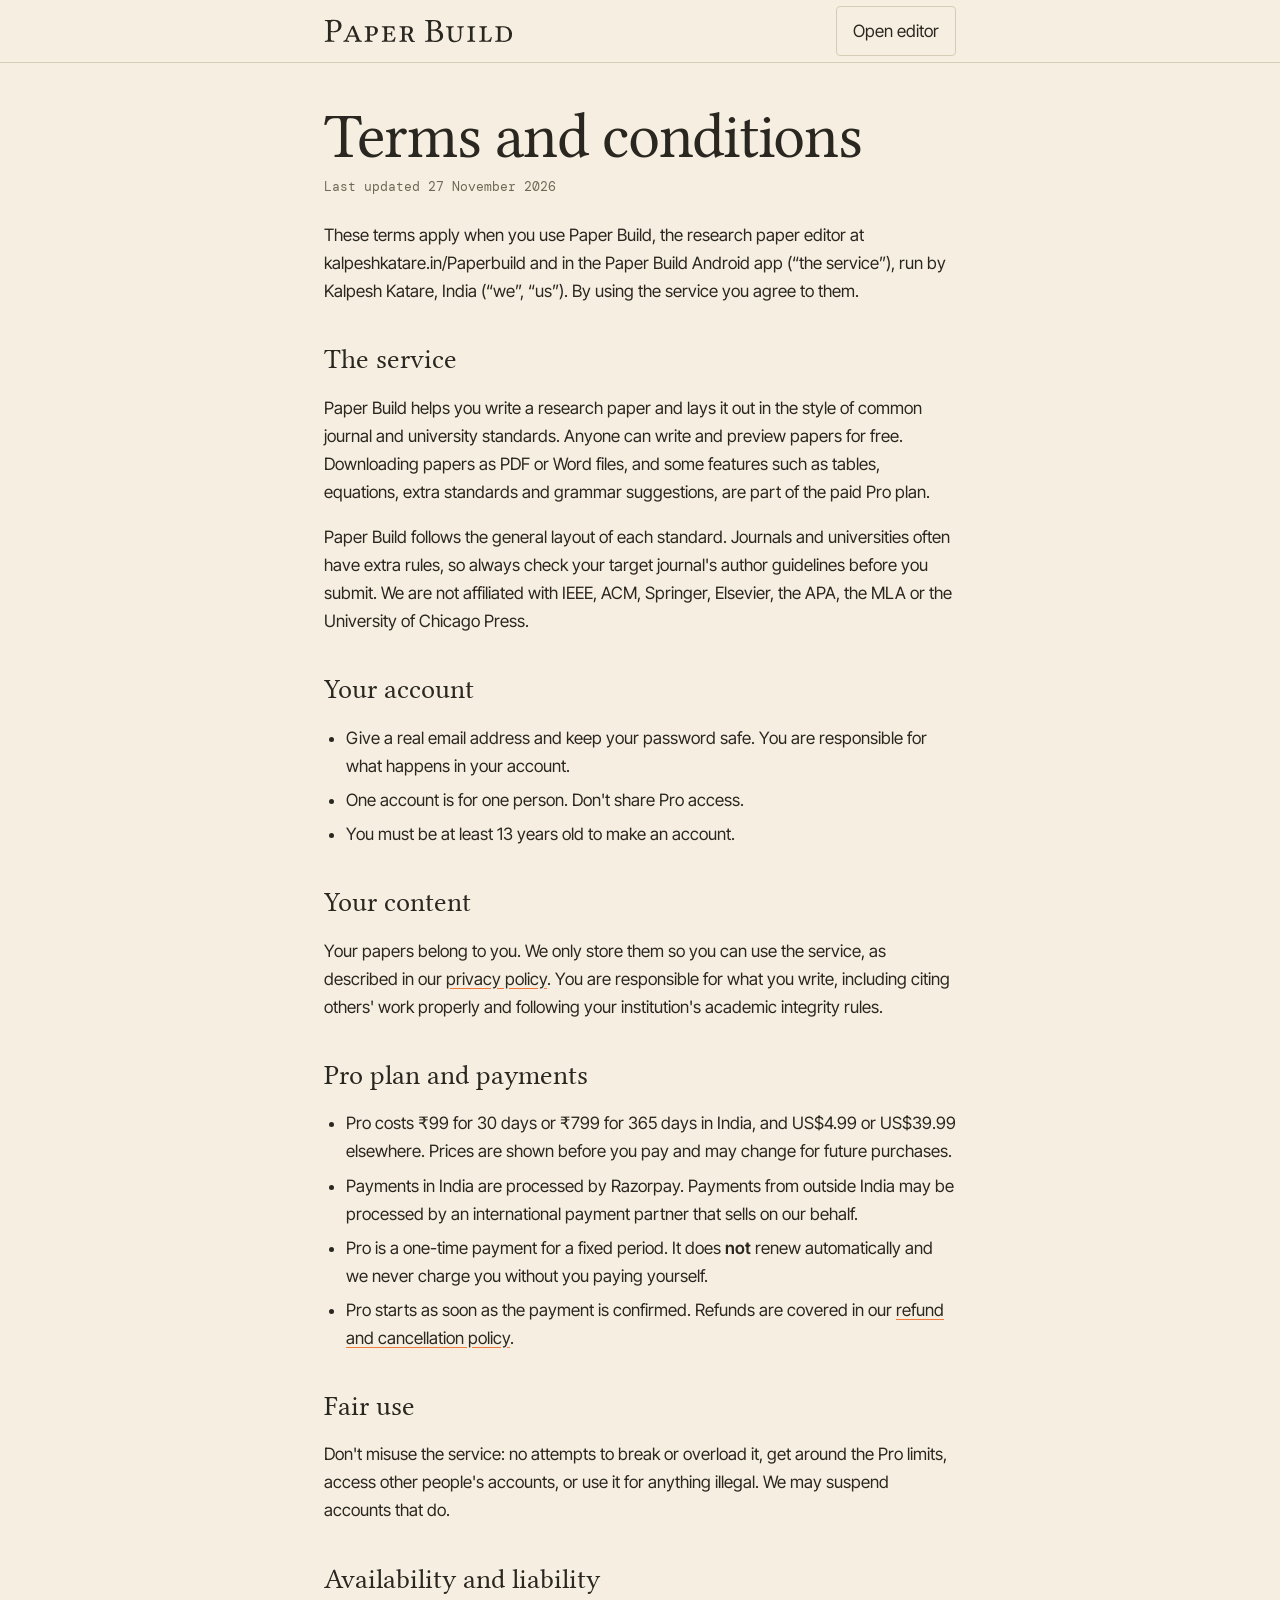
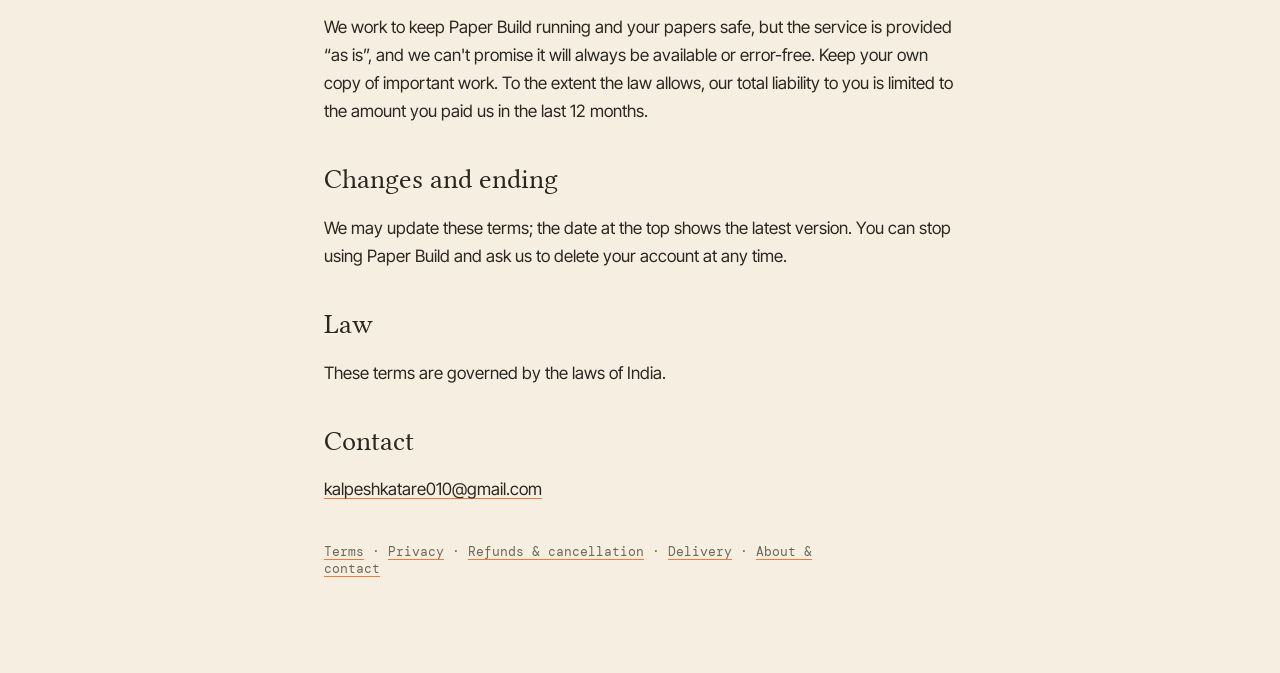
<file: terms.html>
<!DOCTYPE html>
<html lang="en">
<head>
<meta charset="utf-8">
<meta name="viewport" content="width=device-width,initial-scale=1">
<title>Terms and conditions · Paper Build</title>
<meta name="description" content="The terms for using Paper Build and buying Pro.">
<meta name="theme-color" content="#f6efe1">
<link rel="icon" href="assets/icon.svg" type="image/svg+xml">
<script>try{document.documentElement.dataset.theme=localStorage.getItem("pb-theme")==="dark"?"dark":"light"}catch(e){document.documentElement.dataset.theme="light"}</script>
<link href="fonts/fonts.css" rel="stylesheet">
<style>
:root{color-scheme:light;--bg:#f6efe1;--ink:#2a2620;--mute:#6f6756;--soft:#d6ccb6;--orange:#f47a3c}
:root[data-theme=dark]{color-scheme:dark;--bg:#25221c;--ink:#efe8d8;--mute:#b0a793;--soft:#4c463a}
*{box-sizing:border-box}
body{margin:0;background:var(--bg);color:var(--ink);font:17px/1.65 "Inter Tight",system-ui,sans-serif}
nav{border-bottom:1.5px solid var(--soft)}
.wrap{max-width:760px;margin:0 auto;padding:0 max(5vw,18px)}
nav .wrap{display:flex;align-items:center;justify-content:space-between;min-height:62px}
.logo{line-height:0;color:var(--ink)}.logo svg{height:24px;width:auto}
nav a.btn{border:1.5px solid var(--soft);border-radius:4px;padding:10px 16px;text-decoration:none;color:var(--ink)}
main{padding:40px 0 70px}
h1{font:400 clamp(40px,7vw,64px)/1.05 "Libertinus Serif",Georgia,serif;margin:0 0 8px;letter-spacing:-.02em}
h2{font:400 28px/1.2 "Libertinus Serif",Georgia,serif;margin:38px 0 8px}
.date{font:13px "DM Mono",monospace;color:var(--mute);margin:0 0 26px}
p,li{max-width:66ch}
ul{padding-left:22px}li{margin:6px 0}
a{color:inherit;text-decoration-color:var(--orange);text-underline-offset:3px}
.box{border-left:4px solid var(--orange);padding:10px 16px;background:rgba(244,122,60,.08);border-radius:0 6px 6px 0}
</style>
</head>
<body>
<nav><div class="wrap"><a class="logo" href="index.html" aria-label="Paper Build home"><svg viewBox="-12 -676 5588 710" role="img" aria-label="Paper Build"><path fill="currentColor" d="M104 -523V-122C104 -39 87 -34 17 -31C11 -25 11 -4 17 2C62 1 111 0 147 0C182 0 241 1 291 2C297 -4 297 -25 291 -31C213 -35 189 -39 189 -122V-292C211 -285 235 -282 270 -282C452 -282 507 -401 507 -486C507 -545 468 -652 283 -652C245 -652 186 -645 146 -645C109 -645 57 -646 17 -647C11 -641 11 -620 17 -614C87 -611 104 -606 104 -523ZM189 -554C189 -583 204 -618 276 -618C345 -618 414 -595 414 -468C414 -360 362 -316 265 -316C240 -316 200 -318 189 -321Z M651 -105C631 -61 619 -36 566 -31C560 -25 560 -4 566 2C584 1 606 0 632 0C659 0 697 1 728 2C734 -4 734 -25 728 -31C674 -35 667 -48 690 -98L709 -141C712 -149 715 -152 731 -152H918L939 -98C961 -44 962 -36 908 -31C902 -25 902 -4 908 2C943 1 982 0 1014 0C1044 0 1073 1 1102 2C1108 -4 1108 -25 1102 -31C1049 -38 1046 -46 1022 -104L868 -481C853 -473 834 -465 814 -462ZM906 -186H755C735 -186 737 -199 745 -219L819 -388L826 -389Z M1346 -122V-196C1364 -188 1384 -184 1409 -184C1543 -184 1584 -280 1584 -340C1584 -392 1554 -462 1412 -462C1375 -462 1333 -460 1306 -460C1277 -460 1235 -461 1195 -462C1189 -456 1189 -435 1195 -429C1256 -425 1267 -421 1267 -338V-122C1267 -39 1256 -36 1195 -31C1189 -25 1189 -4 1195 2C1228 1 1263 0 1307 0C1350 0 1385 1 1418 2C1424 -4 1424 -25 1418 -31C1357 -35 1346 -39 1346 -122ZM1346 -384C1346 -416 1358 -429 1406 -429C1465 -429 1497 -398 1497 -328C1497 -256 1471 -217 1411 -217C1391 -217 1366 -220 1346 -228Z M1911 -225C1977 -225 1978 -206 1980 -169C1985 -164 2003 -164 2008 -169C2007 -192 2006 -226 2006 -242C2006 -256 2007 -288 2008 -313C2003 -318 1985 -318 1980 -313C1978 -268 1976 -257 1911 -257H1854V-399C1854 -416 1867 -427 1886 -427H1943C2025 -427 2038 -394 2056 -337C2066 -336 2075 -338 2083 -342C2079 -376 2067 -454 2065 -461C2065 -463 2064 -464 2062 -464C2048 -461 2038 -460 2021 -460H1814C1785 -460 1739 -461 1703 -462C1697 -456 1697 -435 1703 -429C1764 -425 1775 -421 1775 -338V-122C1775 -39 1764 -36 1703 -31C1697 -25 1697 -4 1703 2C1739 1 1783 0 1815 0H1969C2009 0 2075 2 2075 2C2087 -39 2098 -94 2105 -136C2096 -141 2088 -143 2077 -140C2061 -81 2032 -31 1949 -31H1906C1864 -31 1854 -42 1854 -75V-225Z M2376 -122V-209H2431C2469 -209 2483 -176 2496 -139L2518 -79C2541 -17 2575 7 2618 7C2633 7 2664 4 2681 0C2684 -10 2682 -20 2675 -28C2639 -28 2620 -34 2600 -86L2571 -161C2559 -192 2547 -209 2534 -222V-224C2568 -236 2619 -277 2619 -346C2619 -429 2567 -464 2448 -464C2423 -464 2366 -460 2336 -460C2307 -460 2265 -461 2225 -462C2219 -456 2219 -435 2225 -429C2286 -425 2297 -421 2297 -338V-122C2297 -39 2286 -36 2225 -31C2219 -25 2219 -4 2225 2C2263 1 2304 0 2337 0C2368 0 2401 1 2433 2C2439 -4 2439 -25 2433 -31C2386 -34 2376 -39 2376 -122ZM2532 -346C2532 -267 2509 -238 2420 -238H2376V-368C2376 -421 2386 -431 2442 -431C2512 -431 2532 -406 2532 -346Z M3114.0 -645C3078.0 -645 3024.0 -646 2985.0 -647C2979.0 -641 2979.0 -620 2985.0 -614C3055.0 -611 3072.0 -606 3072.0 -523V-122C3072.0 -39 3055.0 -34 2985.0 -31C2979.0 -25 2979.0 -4 2985.0 2C3024.0 1 3078.0 0 3115.0 0C3151.0 0 3177.0 2 3261.0 2C3460.0 2 3513.0 -98 3513.0 -184C3513.0 -280 3446.0 -335 3359.0 -360V-362C3409.0 -387 3454.0 -439 3454.0 -493C3454.0 -560 3425.0 -647 3239.0 -647C3204.0 -647 3150.0 -645 3114.0 -645ZM3157.0 -332H3226.0C3363.0 -332 3420.0 -255 3420.0 -165C3420.0 -92 3392.0 -31 3240.0 -31C3170.0 -31 3157.0 -57 3157.0 -118ZM3157.0 -550C3157.0 -603 3157.0 -613 3244.0 -613C3300.0 -613 3373.0 -583 3373.0 -481C3373.0 -396 3314.0 -366 3231.0 -366H3157.0Z M4004.0 -338V-211C4004.0 -125 4004.0 -31 3872.0 -31C3773.0 -31 3752.0 -109 3752.0 -202V-338C3752.0 -421 3763.0 -424 3824.0 -429C3830.0 -435 3830.0 -456 3824.0 -462C3785.0 -461 3745.0 -460 3712.0 -460C3676.0 -460 3637.0 -461 3601.0 -462C3595.0 -456 3595.0 -435 3601.0 -429C3662.0 -425 3673.0 -421 3673.0 -338V-181C3673.0 -31 3746.0 10 3855.0 10C4010.0 10 4051.0 -78 4051.0 -224V-338C4051.0 -421 4062.0 -424 4123.0 -429C4129.0 -435 4129.0 -456 4123.0 -462C4093.0 -461 4057.0 -460 4027.0 -460C3997.0 -460 3962.0 -461 3932.0 -462C3926.0 -456 3926.0 -435 3932.0 -429C3993.0 -425 4004.0 -421 4004.0 -338Z M4385.0 -338C4385.0 -421 4396.0 -424 4457.0 -429C4463.0 -435 4463.0 -456 4457.0 -462C4419.0 -461 4376.0 -460 4345.0 -460C4315.0 -460 4273.0 -461 4234.0 -462C4228.0 -456 4228.0 -435 4234.0 -429C4295.0 -425 4306.0 -421 4306.0 -338V-122C4306.0 -39 4295.0 -36 4234.0 -31C4228.0 -25 4228.0 -4 4234.0 2C4271.0 1 4312.0 0 4346.0 0C4378.0 0 4422.0 1 4457.0 2C4463.0 -4 4463.0 -25 4457.0 -31C4396.0 -35 4385.0 -39 4385.0 -122Z M4925.0 0C4925.0 0 4948.0 -96 4955.0 -138C4946.0 -143 4938.0 -145 4927.0 -142C4911.0 -83 4882.0 -34 4819.0 -34H4774.0C4751.0 -34 4737.0 -50 4737.0 -69V-338C4737.0 -421 4748.0 -424 4809.0 -429C4815.0 -435 4815.0 -456 4809.0 -462C4772.0 -461 4731.0 -460 4697.0 -460C4666.0 -460 4623.0 -461 4586.0 -462C4580.0 -456 4580.0 -435 4586.0 -429C4647.0 -425 4658.0 -421 4658.0 -338V-122C4658.0 -39 4656.0 -34 4586.0 -31C4580.0 -25 4580.0 -4 4586.0 2C4635.0 1 4701.0 0 4701.0 0Z M5170.0 -460C5143.0 -460 5098.0 -461 5059.0 -462C5053.0 -456 5053.0 -435 5059.0 -429C5120.0 -425 5131.0 -421 5131.0 -338V-122C5131.0 -39 5120.0 -36 5059.0 -31C5053.0 -25 5053.0 -4 5059.0 2C5097.0 1 5142.0 0 5171.0 0C5197.0 0 5237.0 2 5317.0 2C5428.0 2 5552.0 -50 5552.0 -225C5552.0 -358 5470.0 -462 5303.0 -462C5235.0 -462 5199.0 -460 5170.0 -460ZM5210.0 -76V-398C5210.0 -423 5235.0 -429 5274.0 -429C5442.0 -429 5465.0 -312 5465.0 -208C5465.0 -68 5403.0 -31 5293.0 -31C5217.0 -31 5210.0 -48 5210.0 -76Z"/></svg></a><a class="btn" href="app.html">Open editor</a></div></nav>
<main><div class="wrap">
<h1>Terms and conditions</h1>
<p class="date">Last updated 27 November 2026</p>
<p>These terms apply when you use Paper Build, the research paper editor at kalpeshkatare.in/Paperbuild and in the Paper Build Android app (“the service”), run by Kalpesh Katare, India (“we”, “us”). By using the service you agree to them.</p>
<h2>The service</h2>
<p>Paper Build helps you write a research paper and lays it out in the style of common journal and university standards. Anyone can write and preview papers for free. Downloading papers as PDF or Word files, and some features such as tables, equations, extra standards and grammar suggestions, are part of the paid Pro plan.</p>
<p>Paper Build follows the general layout of each standard. Journals and universities often have extra rules, so always check your target journal's author guidelines before you submit. We are not affiliated with IEEE, ACM, Springer, Elsevier, the APA, the MLA or the University of Chicago Press.</p>
<h2>Your account</h2>
<ul><li>Give a real email address and keep your password safe. You are responsible for what happens in your account.</li><li>One account is for one person. Don't share Pro access.</li><li>You must be at least 13 years old to make an account.</li></ul>
<h2>Your content</h2>
<p>Your papers belong to you. We only store them so you can use the service, as described in our <a href="privacy.html">privacy policy</a>. You are responsible for what you write, including citing others' work properly and following your institution's academic integrity rules.</p>
<h2>Pro plan and payments</h2>
<ul><li>Pro costs ₹99 for 30 days or ₹799 for 365 days in India, and US$4.99 or US$39.99 elsewhere. Prices are shown before you pay and may change for future purchases.</li>
<li>Payments in India are processed by Razorpay. Payments from outside India may be processed by an international payment partner that sells on our behalf.</li>
<li>Pro is a one-time payment for a fixed period. It does <b>not</b> renew automatically and we never charge you without you paying yourself.</li>
<li>Pro starts as soon as the payment is confirmed. Refunds are covered in our <a href="refunds.html">refund and cancellation policy</a>.</li></ul>
<h2>Fair use</h2>
<p>Don't misuse the service: no attempts to break or overload it, get around the Pro limits, access other people's accounts, or use it for anything illegal. We may suspend accounts that do.</p>
<h2>Availability and liability</h2>
<p>We work to keep Paper Build running and your papers safe, but the service is provided “as is”, and we can't promise it will always be available or error-free. Keep your own copy of important work. To the extent the law allows, our total liability to you is limited to the amount you paid us in the last 12 months.</p>
<h2>Changes and ending</h2>
<p>We may update these terms; the date at the top shows the latest version. You can stop using Paper Build and ask us to delete your account at any time.</p>
<h2>Law</h2>
<p>These terms are governed by the laws of India.</p>
<h2>Contact</h2>
<p><a href="mailto:kalpeshkatare010@gmail.com">kalpeshkatare010@gmail.com</a></p>
<p class="date" style="margin-top:40px"><a href="terms.html">Terms</a> · <a href="privacy.html">Privacy</a> · <a href="refunds.html">Refunds &amp; cancellation</a> · <a href="delivery.html">Delivery</a> · <a href="contact.html">About &amp; contact</a></p>
</div></main>
</body>
</html>
</file>
<file: fonts/fonts.css>
@font-face{font-family:"Inter Tight";src:url(inter-tight-latin-400-normal.woff2) format("woff2");font-weight:400;font-display:swap}
@font-face{font-family:"Inter Tight";src:url(inter-tight-latin-500-normal.woff2) format("woff2");font-weight:500;font-display:swap}
@font-face{font-family:"Inter Tight";src:url(inter-tight-latin-600-normal.woff2) format("woff2");font-weight:600;font-display:swap}
@font-face{font-family:"DM Mono";src:url(dm-mono-latin-400-normal.woff2) format("woff2");font-weight:400;font-display:swap}
@font-face{font-family:"DM Mono";src:url(dm-mono-latin-500-normal.woff2) format("woff2");font-weight:500;font-display:swap}
@font-face{font-family:"Libertinus Serif";src:url(LibertinusSerif-Regular.woff2) format("woff2");font-weight:400;font-display:swap}
@font-face{font-family:"Libertinus Serif";src:url(LibertinusSerif-Italic.woff2) format("woff2");font-weight:400;font-style:italic;font-display:swap}
@font-face{font-family:"Libertinus Serif";src:url(LibertinusSerif-Semibold.woff2) format("woff2");font-weight:600;font-display:swap}
</file>
